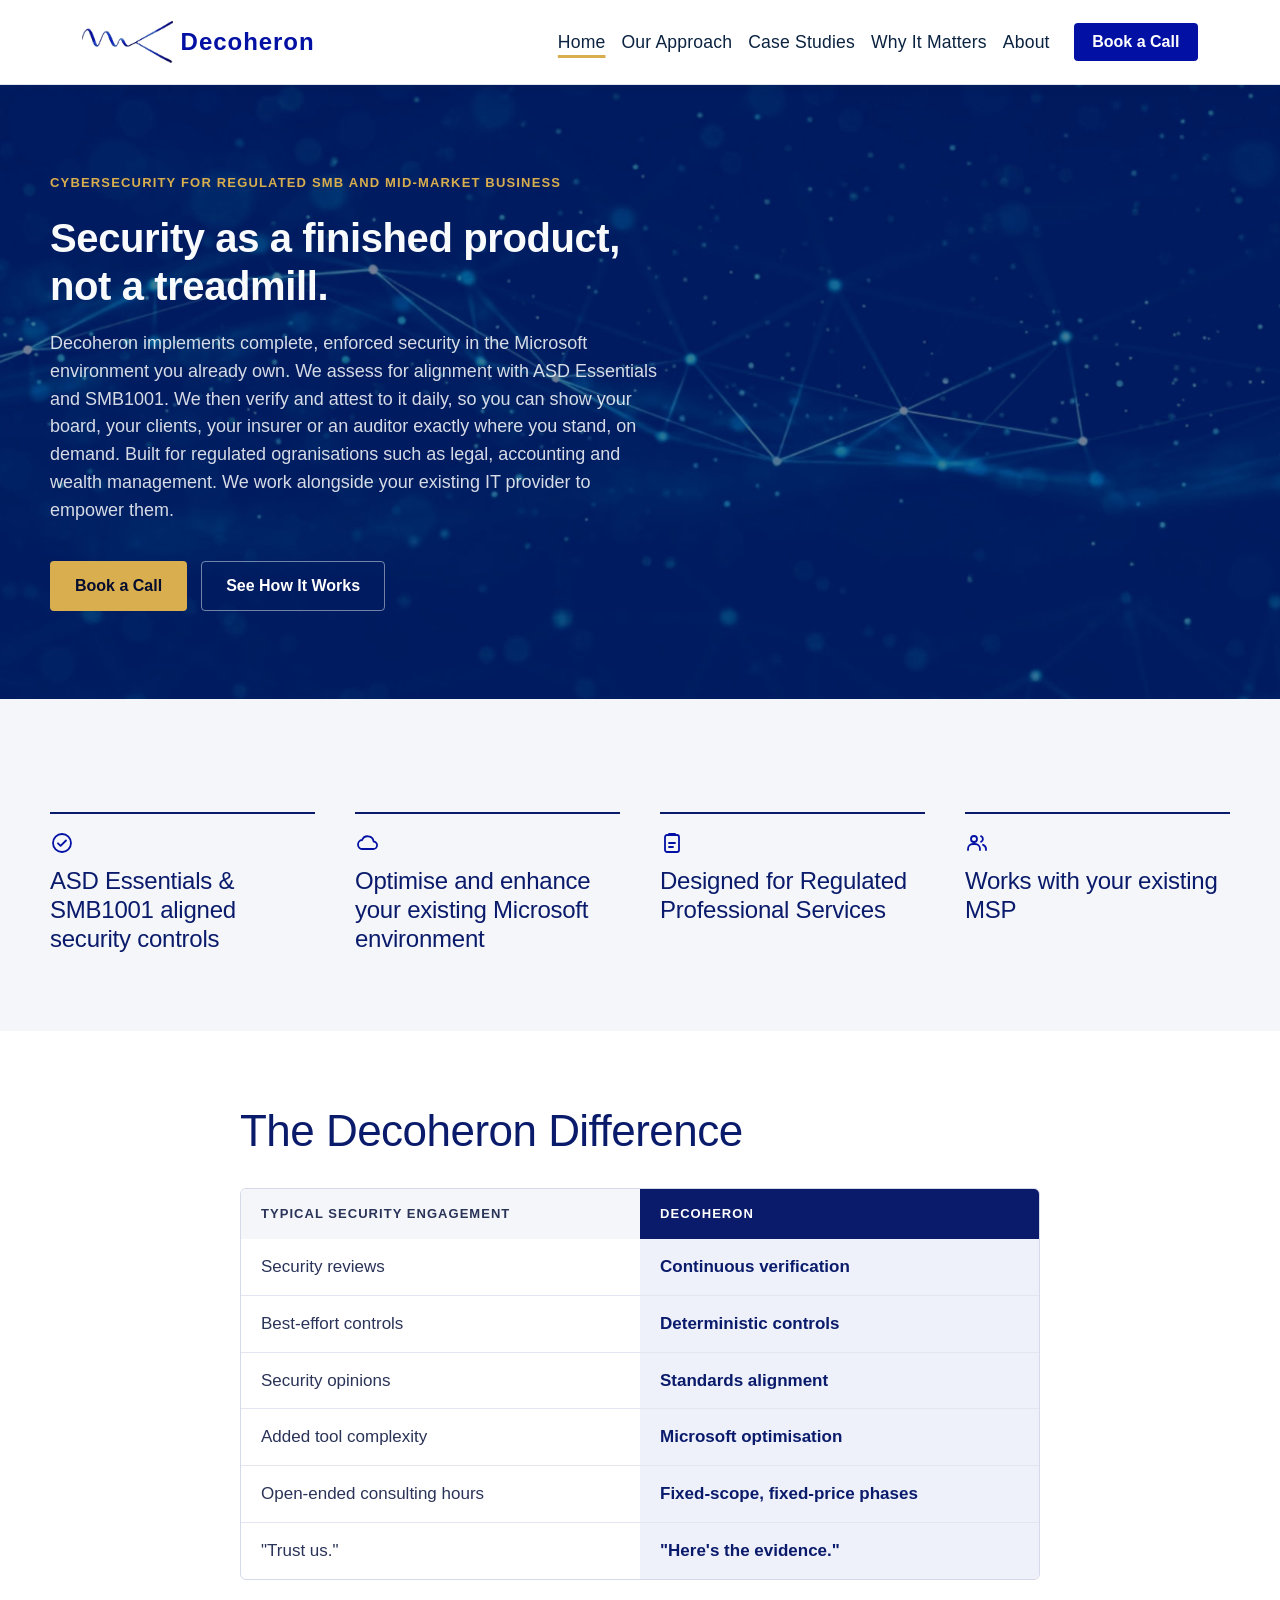
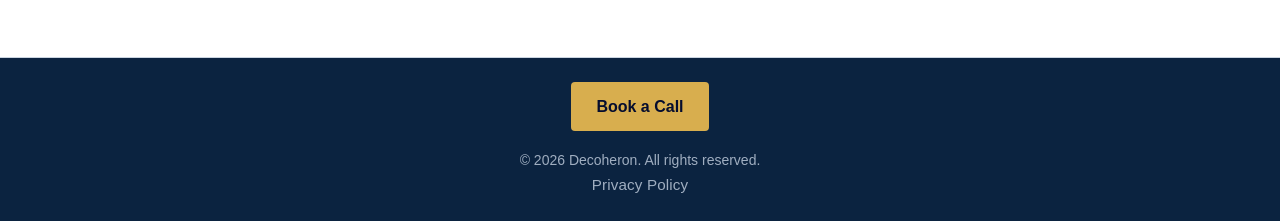
<file: index.html>
<!DOCTYPE html><html lang="en"><head><meta charset="UTF-8"><meta name="viewport" content="width=device-width, initial-scale=1.0"><title>Decoheron - Outcome Focused Cyber Security</title><meta charset="utf-8"><meta name="viewport" content="width=device-width, initial-scale=1, shrink-to-fit=no"><meta name="description" content="Liability-focused, deterministic cyber security provider in Melbourne."><meta name="author" content="info@decoheron.com"><title>Decoheron - Outcome Focused Cyber Security</title><link rel="icon" type="image/png" href="/favicon-96x96.png?v=20260821" sizes="96x96"><link rel="icon" type="image/svg+xml" href="/favicon.svg?v=20260821"><link rel="shortcut icon" href="/favicon.ico?v=20260821"><link rel="apple-touch-icon" sizes="180x180" href="/apple-touch-icon.png?v=20260821"><meta name="apple-mobile-web-app-title" content="Decoheron"><link rel="manifest" href="/site.webmanifest?v=20260821"><link rel="stylesheet" href="/assets/BaseLayout.BrkVrRqO.css"></head><body class="d-flex flex-column min-vh-100 bg-dark"><nav class="navbar navbar-expand-lg navbar-cream sticky-top py-3"><div class="container"><a class="navbar-brand d-flex align-items-center gap-2 fw-bold fs-4" href="/"><img src="/assets/d_logo.DapiBBcV_py7vU.webp" alt="Decoheron Logo" loading="eager" decoding="async" width="479" height="222" class="img-fluid dh-logo"><span>Decoheron</span></a><button class="navbar-toggler border-0" type="button" data-bs-toggle="collapse" data-bs-target="#navbarNav" aria-controls="navbarNav" aria-expanded="false" aria-label="Toggle navigation"><span class="navbar-toggler-icon"></span></button><div class="collapse navbar-collapse" id="navbarNav"><ul class="navbar-nav ms-auto align-items-lg-center"><li class="nav-item"><a class="nav-link active" aria-current="page" href="/">Home</a></li><!-- <li class="nav-item">
                    <a class:list={['nav-link', { active: pathname.startsWith('/liabilities') }]} aria-current={pathname.startsWith('/liabilities') ? 'page' : undefined} href="/industries">Industries</a>
                </li> --><li class="nav-item"><a class="nav-link" href="/solution">Our Approach</a></li><li class="nav-item"><a class="nav-link" href="/case-studies">Case Studies</a></li><li class="nav-item"><a class="nav-link" href="/liabilities">Why It Matters</a></li><li class="nav-item"><a class="nav-link" href="/about">About</a></li><!--                --><li class="nav-item navbar-cta"><a class="dh-btn dh-btn--nav" href="#briefing">Book a Call</a></li></ul></div></div></nav><main class="dh-grain"><section class="dh-hero dh-hero--compact dh-hero--home" aria-labelledby="dh-hero-title"><div class="dh-wrap dh-split dh-split--hero"><div><p class="dh-eyebrow">Cybersecurity for regulated SMB and Mid-Market business</p><!-- Specialising in legal, accounting, and wealth management firms.--><h1 class="ph-hero__title"><span>Security as a finished product,</span><br><span>not a treadmill.</span></h1><p class="dh-hero__lede">Decoheron implements complete, enforced security in the Microsoft environment you already own. We assess for alignment with ASD Essentials and SMB1001. We then verify and attest to it daily, so you can show your board, your clients, your insurer or an auditor exactly where you stand, on demand. Built for regulated ogranisations such as legal, accounting and wealth management. We work alongside your existing IT provider to empower them.</p><div class="dh-actions"><a class="dh-btn dh-btn--primary" href="#briefing">Book a Call</a><a class="dh-btn dh-btn--secondary" href="/solution">See How It Works</a></div></div></div></section><section class="dh-section dh-section--paper" aria-labelledby="dh-diff-title"><div class="dh-wrap"><ul class="dh-grid dh-grid--4 dh-grid--spaced"><li class="dh-point"><span class="dh-point__icon"><svg viewBox="0 0 24 24" class="dh-ico" aria-hidden="true"><path d="M3 12a9 9 0 1 0 18 0 9 9 0 1 0 -18 0z"/><path d="M8 12.3l2.6 2.6L16 9.5"/></svg></span><h3 class="dh-h3">ASD Essentials &amp; SMB1001 aligned security controls</h3></li><li class="dh-point"><span class="dh-point__icon"><svg viewBox="0 0 24 24" class="dh-ico" aria-hidden="true"><path d="M7.5 18a4.5 4.5 0 0 1-.4-8.98A6 6 0 0 1 18.6 10.5 3.75 3.75 0 0 1 18 18z"/></svg></span><h3 class="dh-h3">Optimise and enhance your existing Microsoft environment</h3></li><li class="dh-point"><span class="dh-point__icon"><svg viewBox="0 0 24 24" class="dh-ico" aria-hidden="true"><path d="M7 4h10a2 2 0 0 1 2 2v13a2 2 0 0 1 -2 2h-10a2 2 0 0 1 -2 -2v-13a2 2 0 0 1 2 -2z"/><path d="M9 4V3h6v1"/><path d="M9 12h6M9 16h4"/></svg></span><h3 class="dh-h3">Designed for Regulated Professional Services</h3></li><li class="dh-point"><span class="dh-point__icon"><svg viewBox="0 0 24 24" class="dh-ico" aria-hidden="true"><path d="M6 8a3 3 0 1 0 6 0 3 3 0 1 0 -6 0z"/><path d="M3 19v-1a5 5 0 0 1 5-5h2a5 5 0 0 1 5 5v1"/><path d="M16 5.2a3 3 0 0 1 0 5.6"/><path d="M21 19v-1a4.5 4.5 0 0 0-3-4.2"/></svg></span><h3 class="dh-h3">Works with your existing MSP</h3></li></ul></div></section><section class="dh-section dh-section--white" aria-labelledby="dh-compare-title"><div class="dh-wrap dh-narrow"><h2 class="dh-h2" id="dh-compare-title">The Decoheron Difference</h2><div class="dh-table-wrap"><table class="dh-table"><thead><tr><th scope="col">Typical security engagement</th><th scope="col">Decoheron</th></tr></thead><tbody><tr><td>Security reviews</td><th scope="row">Continuous verification</th></tr><tr><td>Best-effort controls</td><th scope="row">Deterministic controls</th></tr><tr><td>Security opinions</td><th scope="row">Standards alignment</th></tr><tr><td>Added tool complexity</td><th scope="row">Microsoft optimisation</th></tr><tr><td>Open-ended consulting hours</td><th scope="row">Fixed-scope, fixed-price phases</th></tr><tr><td>&quot;Trust us.&quot;</td><th scope="row">&quot;Here&#39;s the evidence.&quot;</th></tr></tbody></table></div></div></section><section id="briefing" class="py-5 bg-dark text-white" style="display: none;"><div class="container py-4"><div class="row justify-content-center"><div class="col-lg-8 text-center"><h2 class="mb-3">Request a Discussion</h2><p class="text-subtle-light mb-4">Let's discuss how your current posture measures up against legal obligations, insurance mandates, and core controls.</p><div id="form-result" class="mb-4 d-none"></div><form id="briefing-form" class="row g-3 text-start"><input type="hidden" name="access_key" value="e4e88509-f505-4f2e-a630-6c46a250e380"><input type="hidden" name="subject" value="New Discussion Request"><input type="checkbox" name="botcheck" class="d-none" style="display: none;"><div class="col-md-6"><label for="name" class="form-label">Name</label><input type="text" name="name" class="form-control" id="name" autocomplete="name" placeholder="John Doe" required></div><div class="col-md-6"><label for="email" class="form-label">Email</label><input type="email" name="email" class="form-control" id="email" autocomplete="email" placeholder="john@company.com" required></div><div class="col-12"><label for="company" class="form-label">Company</label><input type="text" name="company" class="form-control" id="company" autocomplete="organisation" placeholder="Company Name"></div><div class="col-12"><label for="notes" class="form-label">Areas of Concern (Optional - Do not include confidential information)</label><textarea name="message" class="form-control" id="notes" rows="3" placeholder="e.g., Cyber insurance requirements"></textarea></div><div class="col-12 text-center mt-4"><button type="submit" id="submit-btn" class="btn btn-primary btn-lg px-5">Submit</button></div></form></div></div></div></section><script type="module">var e=document.getElementById(`briefing-form`),t=document.getElementById(`form-result`),n=document.getElementById(`submit-btn`);e&&e.addEventListener(`submit`,function(r){r.preventDefault(),n.disabled=!0,n.innerHTML=`Sending...`;let i=new FormData(e),a=Object.fromEntries(i),o=JSON.stringify(a);fetch(`https://api.web3forms.com/submit`,{method:`POST`,headers:{"Content-Type":`application/json`,Accept:`application/json`},body:o}).then(async n=>{let r=await n.json();n.status==200?(t.className=`alert alert-success`,t.innerHTML=`Thank you. Your discussion request has been received. We will be in touch shortly.`,e.reset(),e.classList.add(`d-none`)):(t.className=`alert alert-danger`,t.innerHTML=r.message||`Something went wrong. Please try again.`)}).catch(()=>{t.className=`alert alert-danger`,t.innerHTML=`Unable to submit form. Please check your network connection.`}).finally(()=>{t.classList.remove(`d-none`),n.disabled=!1,n.innerHTML=`Book a Discussion`})});</script><script type="module">var e=document.querySelectorAll(`a[href="#briefing"]`),t=document.getElementById(`briefing`);t&&e.forEach(e=>{e.addEventListener(`click`,()=>{t.style.display=`block`,t.scrollIntoView({behavior:`smooth`})})});</script></main><footer class="py-4 bg-dark text-white border-top bs-secondary"><div class="container text-center"><div class="dh-cta__inner"><a href="#briefing" class="dh-btn dh-btn--primary">Book a Call</a></div><small class="text-subtle-light">&copy; 2026 Decoheron. All rights reserved.<a class="nav-link active" aria-current="page" href="/privacy">Privacy Policy</a></small></div></footer><script type="module" src="/assets/BaseLayout.astro_astro_type_script_index_0_lang.DYXKPJEf.js"></script></body></html>
</file>
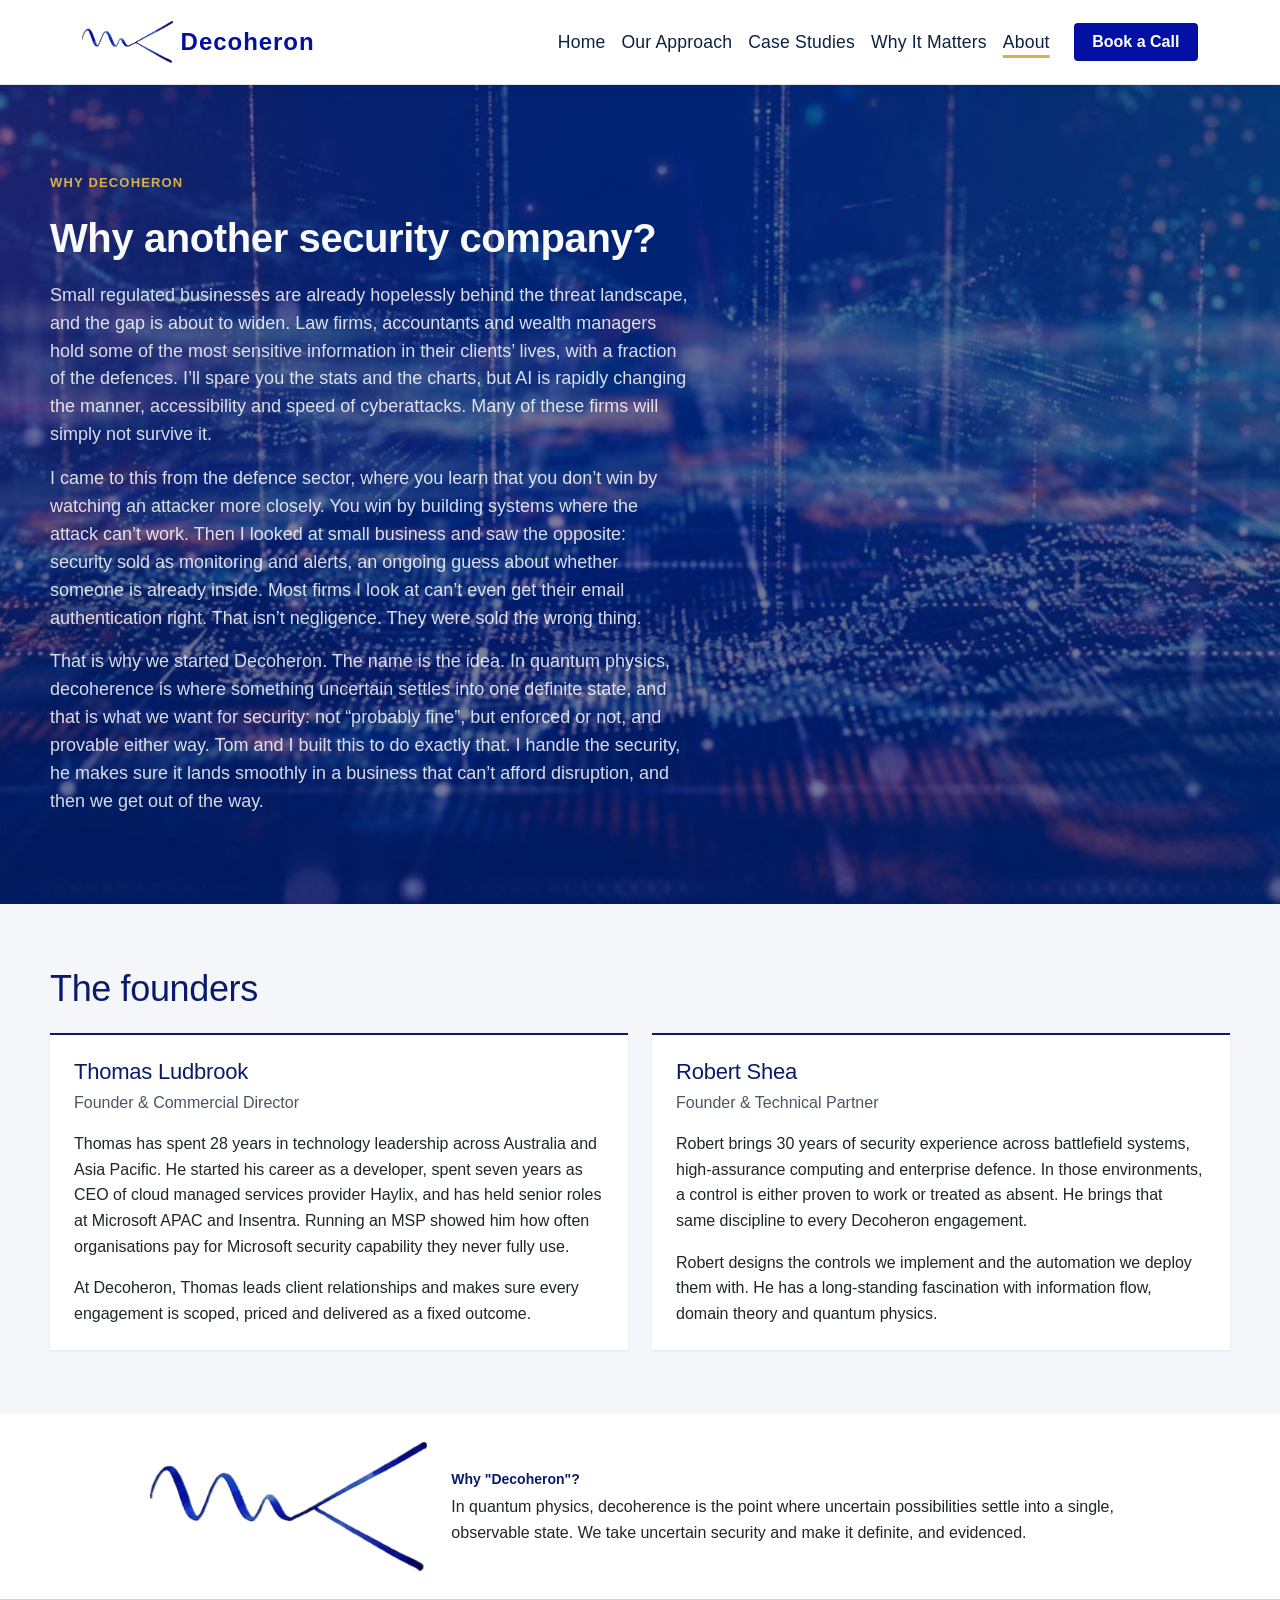
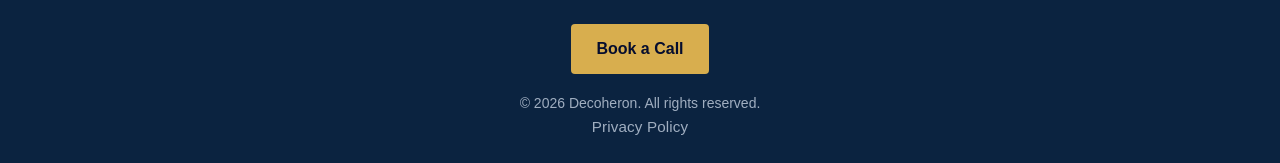
<file: about/index.html>
<!DOCTYPE html><html lang="en"><head><meta charset="UTF-8"><meta name="viewport" content="width=device-width, initial-scale=1.0"><title>About Decoheron | Security You Can Prove</title><meta charset="utf-8"><meta name="viewport" content="width=device-width, initial-scale=1, shrink-to-fit=no"><meta name="description" content="Decoheron is a Melbourne cyber security firm founded by Thomas Ludbrook and Robert Shea. We make the Microsoft security you already own work properly, and prove it."><meta name="author" content="info@decoheron.com"><title>About Decoheron | Security You Can Prove</title><link rel="icon" type="image/png" href="/favicon-96x96.png?v=20260821" sizes="96x96"><link rel="icon" type="image/svg+xml" href="/favicon.svg?v=20260821"><link rel="shortcut icon" href="/favicon.ico?v=20260821"><link rel="apple-touch-icon" sizes="180x180" href="/apple-touch-icon.png?v=20260821"><meta name="apple-mobile-web-app-title" content="Decoheron"><link rel="manifest" href="/site.webmanifest?v=20260821"><link rel="stylesheet" href="/assets/BaseLayout.BrkVrRqO.css"></head><body class="d-flex flex-column min-vh-100 bg-dark"><nav class="navbar navbar-expand-lg navbar-cream sticky-top py-3"><div class="container"><a class="navbar-brand d-flex align-items-center gap-2 fw-bold fs-4" href="/"><img src="/assets/d_logo.DapiBBcV_py7vU.webp" alt="Decoheron Logo" loading="eager" decoding="async" width="479" height="222" class="img-fluid dh-logo"><span>Decoheron</span></a><button class="navbar-toggler border-0" type="button" data-bs-toggle="collapse" data-bs-target="#navbarNav" aria-controls="navbarNav" aria-expanded="false" aria-label="Toggle navigation"><span class="navbar-toggler-icon"></span></button><div class="collapse navbar-collapse" id="navbarNav"><ul class="navbar-nav ms-auto align-items-lg-center"><li class="nav-item"><a class="nav-link" href="/">Home</a></li><!-- <li class="nav-item">
                    <a class:list={['nav-link', { active: pathname.startsWith('/liabilities') }]} aria-current={pathname.startsWith('/liabilities') ? 'page' : undefined} href="/industries">Industries</a>
                </li> --><li class="nav-item"><a class="nav-link" href="/solution">Our Approach</a></li><li class="nav-item"><a class="nav-link" href="/case-studies">Case Studies</a></li><li class="nav-item"><a class="nav-link" href="/liabilities">Why It Matters</a></li><li class="nav-item"><a class="nav-link active" aria-current="page" href="/about">About</a></li><!--                --><li class="nav-item navbar-cta"><a class="dh-btn dh-btn--nav" href="#briefing">Book a Call</a></li></ul></div></div></nav><main class="dh-grain"><div class="dh-page"><!-- 1. Hero and Why We Exist --><section class="dh-hero dh-hero--compact dh-hero--about"><div class="dh-wrap"><p class="dh-eyebrow">Why Decoheron</p><h1 class="ph-hero__title"><span>Why another security company?</span><br></h1><div class="dh-hero__lede"><p>Small regulated businesses are already hopelessly behind the threat landscape, and the gap is about to widen. Law firms, accountants and wealth managers hold some of the most sensitive information in their clients’ lives, with a fraction of the defences. I’ll spare you the stats and the charts, but AI is rapidly changing the manner, accessibility and speed of cyberattacks. Many of these firms will simply not survive it.</p><p>I came to this from the defence sector, where you learn that you don’t win by watching an attacker more closely. You win by building systems where the attack can’t work. Then I looked at small business and saw the opposite: security sold as monitoring and alerts, an ongoing guess about whether someone is already inside. Most firms I look at can’t even get their email authentication right. That isn’t negligence. They were sold the wrong thing.</p><p>That is why we started Decoheron. The name is the idea. In quantum physics, decoherence is where something uncertain settles into one definite state, and that is what we want for security: not “probably fine”, but enforced or not, and provable either way. Tom and I built this to do exactly that. I handle the security, he makes sure it lands smoothly in a business that can’t afford disruption, and then we get out of the way.</p></div></div></section><!-- 2. The Founders --><section class="dh-section dh-section--compact dh-section--paper"><div class="dh-wrap"><div class="mb-5"><div class="mb-4"><h2 class="h3 fw-bold text-primary">The founders</h2></div><div class="row g-4"><div class="col-md-6"><div class="card h-100 p-4"><div class="mb-3"><h3 class="h4 fw-bold mb-1 text-primary">Thomas Ludbrook</h3><p class="text-secondary mb-0 fw-medium">Founder &amp; Commercial Director</p></div><!-- PREPARER NOTE: confirm you're comfortable naming Haylix, Microsoft and Insentra publicly. --><p class="mb-3 text-body">Thomas has spent 28 years in technology leadership across Australia and Asia Pacific. He started his career as a developer, spent seven years as CEO of cloud managed services provider Haylix, and has held senior roles at Microsoft APAC and Insentra. Running an MSP showed him how often organisations pay for Microsoft security capability they never fully use.</p><p class="mb-0 text-body">At Decoheron, Thomas leads client relationships and makes sure every engagement is scoped, priced and delivered as a fixed outcome.</p></div></div><div class="col-md-6"><div class="card h-100 p-4"><div class="mb-3"><h3 class="h4 fw-bold mb-1 text-primary">Robert Shea</h3><p class="text-secondary mb-0 fw-medium">Founder &amp; Technical Partner</p></div><!-- PREPARER NOTE: Rob's bio keeps to the level of detail already public on the site. Confirm with Rob before adding anything more specific about his background. --><p class="mb-3 text-body">Robert brings 30 years of security experience across battlefield systems, high-assurance computing and enterprise defence. In those environments, a control is either proven to work or treated as absent. He brings that same discipline to every Decoheron engagement.</p><p class="mb-0 text-body">Robert designs the controls we implement and the automation we deploy them with. He has a long-standing fascination with information flow, domain theory and quantum physics.</p></div></div></div></div></div></section><section class="dh-section dh-section--compact dh-section--white dh-section--tight"><div class="dh-wrap"><div class="row justify-content-center align-items-center g-4"><div class="col-md-4 col-lg-3"><img src="/assets/meaning.BEKqQ0lL_Z25nBzT.webp" alt="Decoheron Name and Brand Mark" style="max-height: 140px; object-fit: contain;" loading="eager" decoding="async" width="700" height="324" class="img-fluid mx-auto d-block"></div><div class="col-md-8 col-lg-7"><p class="fw-bold text-primary small mb-1">Why "Decoheron"?</p><p class="text-body mb-0">In quantum physics, decoherence is the point where uncertain possibilities settle into a single, observable state. We take uncertain security and make it definite, and evidenced.</p></div></div></div></section></div><section id="briefing" class="py-5 bg-dark text-white" style="display: none;"><div class="container py-4"><div class="row justify-content-center"><div class="col-lg-8 text-center"><h2 class="mb-3">Request a Discussion</h2><p class="text-subtle-light mb-4">Let's discuss how your current posture measures up against legal obligations, insurance mandates, and core controls.</p><div id="form-result" class="mb-4 d-none"></div><form id="briefing-form" class="row g-3 text-start"><input type="hidden" name="access_key" value="e4e88509-f505-4f2e-a630-6c46a250e380"><input type="hidden" name="subject" value="New Discussion Request"><input type="checkbox" name="botcheck" class="d-none" style="display: none;"><div class="col-md-6"><label for="name" class="form-label">Name</label><input type="text" name="name" class="form-control" id="name" autocomplete="name" placeholder="John Doe" required></div><div class="col-md-6"><label for="email" class="form-label">Email</label><input type="email" name="email" class="form-control" id="email" autocomplete="email" placeholder="john@company.com" required></div><div class="col-12"><label for="company" class="form-label">Company</label><input type="text" name="company" class="form-control" id="company" autocomplete="organisation" placeholder="Company Name"></div><div class="col-12"><label for="notes" class="form-label">Areas of Concern (Optional - Do not include confidential information)</label><textarea name="message" class="form-control" id="notes" rows="3" placeholder="e.g., Cyber insurance requirements"></textarea></div><div class="col-12 text-center mt-4"><button type="submit" id="submit-btn" class="btn btn-primary btn-lg px-5">Submit</button></div></form></div></div></div></section><script type="module">var e=document.getElementById(`briefing-form`),t=document.getElementById(`form-result`),n=document.getElementById(`submit-btn`);e&&e.addEventListener(`submit`,function(r){r.preventDefault(),n.disabled=!0,n.innerHTML=`Sending...`;let i=new FormData(e),a=Object.fromEntries(i),o=JSON.stringify(a);fetch(`https://api.web3forms.com/submit`,{method:`POST`,headers:{"Content-Type":`application/json`,Accept:`application/json`},body:o}).then(async n=>{let r=await n.json();n.status==200?(t.className=`alert alert-success`,t.innerHTML=`Thank you. Your discussion request has been received. We will be in touch shortly.`,e.reset(),e.classList.add(`d-none`)):(t.className=`alert alert-danger`,t.innerHTML=r.message||`Something went wrong. Please try again.`)}).catch(()=>{t.className=`alert alert-danger`,t.innerHTML=`Unable to submit form. Please check your network connection.`}).finally(()=>{t.classList.remove(`d-none`),n.disabled=!1,n.innerHTML=`Book a Discussion`})});</script><script type="module">var e=document.querySelectorAll(`a[href="#briefing"]`),t=document.getElementById(`briefing`);t&&e.forEach(e=>{e.addEventListener(`click`,()=>{t.style.display=`block`,t.scrollIntoView({behavior:`smooth`})})});</script></main><footer class="py-4 bg-dark text-white border-top bs-secondary"><div class="container text-center"><div class="dh-cta__inner"><a href="#briefing" class="dh-btn dh-btn--primary">Book a Call</a></div><small class="text-subtle-light">&copy; 2026 Decoheron. All rights reserved.<a class="nav-link" href="/privacy">Privacy Policy</a></small></div></footer><script type="module" src="/assets/BaseLayout.astro_astro_type_script_index_0_lang.DYXKPJEf.js"></script></body></html>
</file>
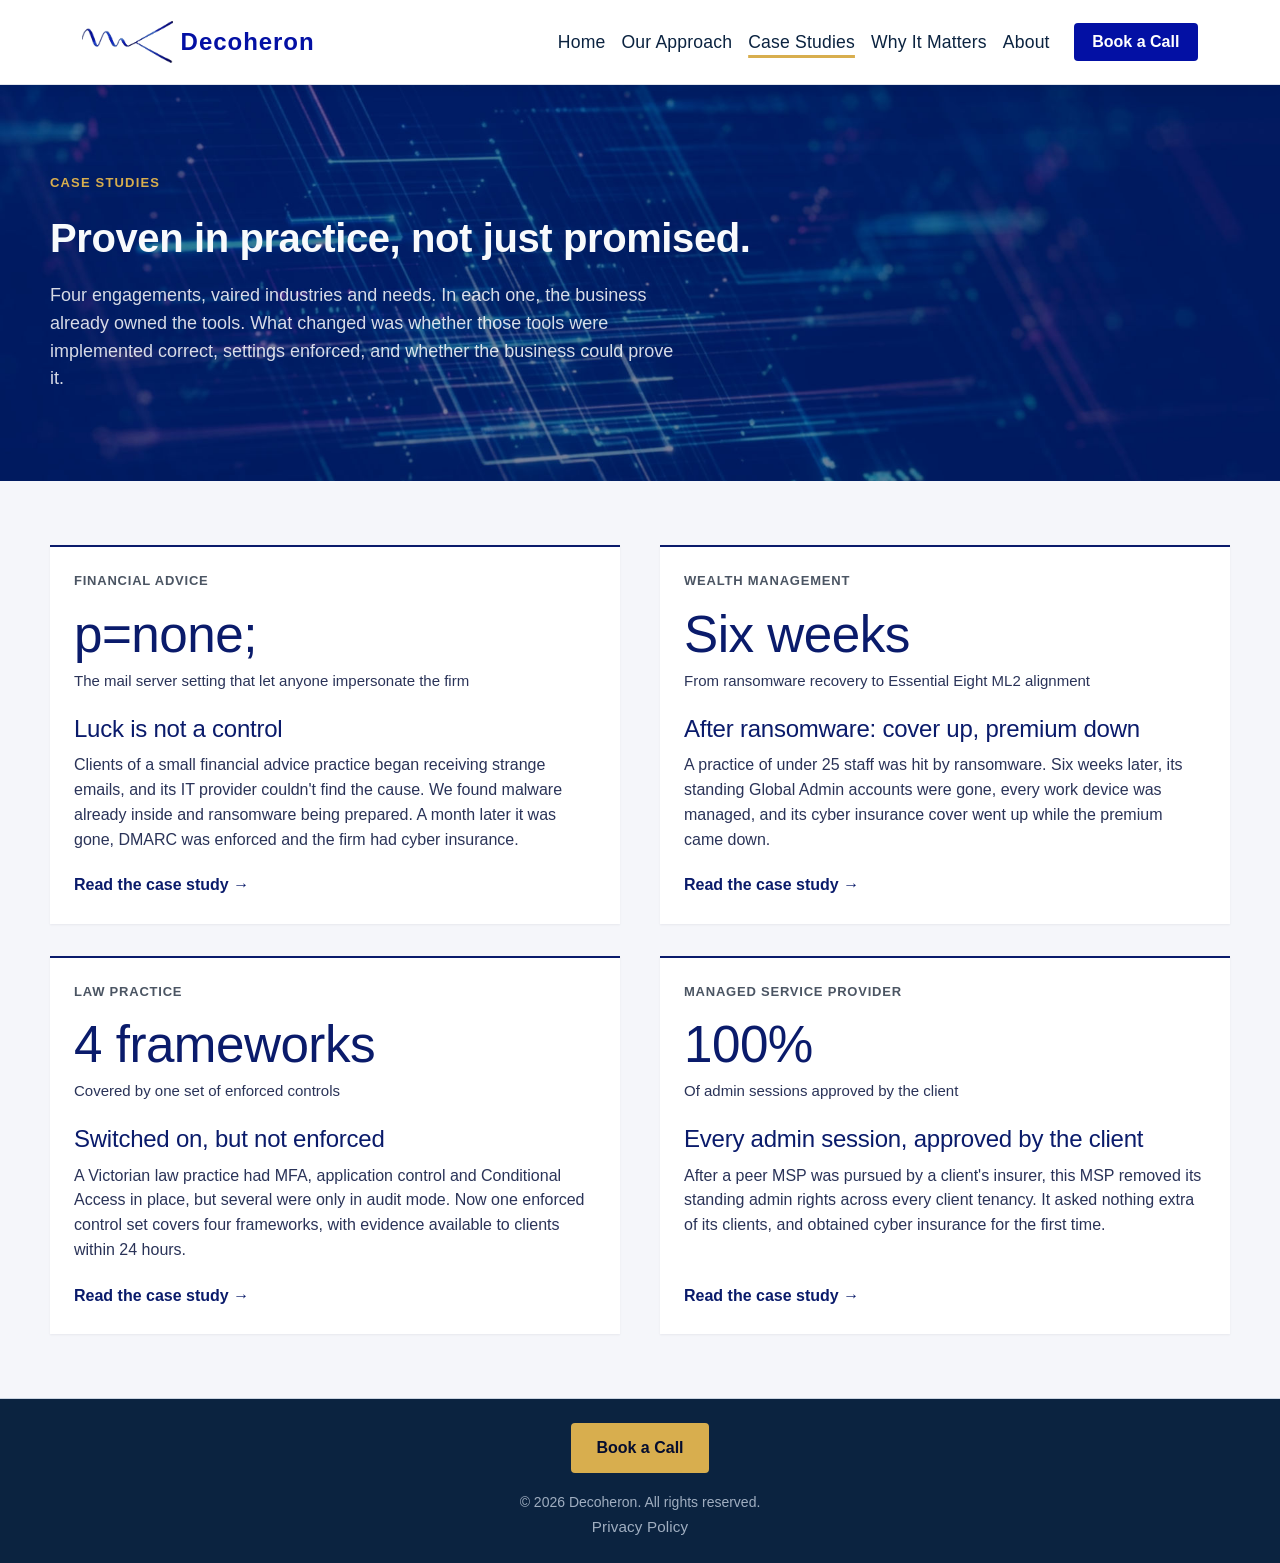
<file: case-studies/index.html>
<!DOCTYPE html><html lang="en"><head><meta charset="UTF-8"><meta name="viewport" content="width=device-width, initial-scale=1.0"><title>Case Studies | Decoheron</title><meta charset="utf-8"><meta name="viewport" content="width=device-width, initial-scale=1, shrink-to-fit=no"><meta name="description" content="How professional services firms went from security that was switched on to security they can prove, using the Microsoft tools they already owned."><meta name="author" content="info@decoheron.com"><title>Case Studies | Decoheron</title><link rel="icon" type="image/png" href="/favicon-96x96.png?v=20260821" sizes="96x96"><link rel="icon" type="image/svg+xml" href="/favicon.svg?v=20260821"><link rel="shortcut icon" href="/favicon.ico?v=20260821"><link rel="apple-touch-icon" sizes="180x180" href="/apple-touch-icon.png?v=20260821"><meta name="apple-mobile-web-app-title" content="Decoheron"><link rel="manifest" href="/site.webmanifest?v=20260821"><link rel="stylesheet" href="/assets/BaseLayout.BrkVrRqO.css"></head><body class="d-flex flex-column min-vh-100 bg-dark"><nav class="navbar navbar-expand-lg navbar-cream sticky-top py-3"><div class="container"><a class="navbar-brand d-flex align-items-center gap-2 fw-bold fs-4" href="/"><img src="/assets/d_logo.DapiBBcV_py7vU.webp" alt="Decoheron Logo" loading="eager" decoding="async" width="479" height="222" class="img-fluid dh-logo"><span>Decoheron</span></a><button class="navbar-toggler border-0" type="button" data-bs-toggle="collapse" data-bs-target="#navbarNav" aria-controls="navbarNav" aria-expanded="false" aria-label="Toggle navigation"><span class="navbar-toggler-icon"></span></button><div class="collapse navbar-collapse" id="navbarNav"><ul class="navbar-nav ms-auto align-items-lg-center"><li class="nav-item"><a class="nav-link" href="/">Home</a></li><!-- <li class="nav-item">
                    <a class:list={['nav-link', { active: pathname.startsWith('/liabilities') }]} aria-current={pathname.startsWith('/liabilities') ? 'page' : undefined} href="/industries">Industries</a>
                </li> --><li class="nav-item"><a class="nav-link" href="/solution">Our Approach</a></li><li class="nav-item"><a class="nav-link active" aria-current="page" href="/case-studies">Case Studies</a></li><li class="nav-item"><a class="nav-link" href="/liabilities">Why It Matters</a></li><li class="nav-item"><a class="nav-link" href="/about">About</a></li><!--                --><li class="nav-item navbar-cta"><a class="dh-btn dh-btn--nav" href="#briefing">Book a Call</a></li></ul></div></div></nav><main class="dh-grain"><section class="dh-hero dh-hero--compact dh-hero--casestudies"><div class="dh-wrap"><p class="dh-eyebrow">Case Studies</p><h1 class="ph-hero__title" id="dh-hero-title">Proven in practice, not just promised.</h1><p class="dh-hero__lede">Four engagements, vaired industries and needs. In each one, the business already owned the tools. What changed was whether those tools were implemented correct, settings enforced, and whether the business could prove it.</p></div></section><section class="dh-section dh-section--compact dh-section--paper" aria-label="Case studies"><div class="dh-wrap dh-grid dh-grid--2"><a class="dh-cardlink" href="/case-studies/financial-advice-luck-is-not-a-control"><p class="dh-cardlink__sector">Financial advice</p><p class="dh-figure">p=none;</p><p class="dh-cardlink__caption">The mail server setting that let anyone impersonate the firm</p><h2 class="dh-h3">Luck is not a control</h2><p class="dh-cardlink__teaser">Clients of a small financial advice practice began receiving strange emails, and its IT provider couldn&#39;t find the cause. We found malware already inside and ransomware being prepared. A month later it was gone, DMARC was enforced and the firm had cyber insurance.</p><span class="dh-cardlink__more">Read the case study <span aria-hidden="true">&rarr;</span></span></a><a class="dh-cardlink" href="/case-studies/wealth-management-essential-eight"><p class="dh-cardlink__sector">Wealth management</p><p class="dh-figure">Six weeks</p><p class="dh-cardlink__caption">From ransomware recovery to Essential Eight ML2 alignment</p><h2 class="dh-h3">After ransomware: cover up, premium down</h2><p class="dh-cardlink__teaser">A practice of under 25 staff was hit by ransomware. Six weeks later, its standing Global Admin accounts were gone, every work device was managed, and its cyber insurance cover went up while the premium came down.</p><span class="dh-cardlink__more">Read the case study <span aria-hidden="true">&rarr;</span></span></a><a class="dh-cardlink" href="/case-studies/law-practice-ready-for-what-comes-next"><p class="dh-cardlink__sector">Law practice</p><p class="dh-figure">4 frameworks</p><p class="dh-cardlink__caption">Covered by one set of enforced controls</p><h2 class="dh-h3">Switched on, but not enforced</h2><p class="dh-cardlink__teaser">A Victorian law practice had MFA, application control and Conditional Access in place, but several were only in audit mode. Now one enforced control set covers four frameworks, with evidence available to clients within 24 hours.</p><span class="dh-cardlink__more">Read the case study <span aria-hidden="true">&rarr;</span></span></a><a class="dh-cardlink" href="/case-studies/msp-zero-trust-client-administration"><p class="dh-cardlink__sector">Managed service provider</p><p class="dh-figure">100%</p><p class="dh-cardlink__caption">Of admin sessions approved by the client</p><h2 class="dh-h3">Every admin session, approved by the client</h2><p class="dh-cardlink__teaser">After a peer MSP was pursued by a client&#39;s insurer, this MSP removed its standing admin rights across every client tenancy. It asked nothing extra of its clients, and obtained cyber insurance for the first time.</p><span class="dh-cardlink__more">Read the case study <span aria-hidden="true">&rarr;</span></span></a></div></section><section id="briefing" class="py-5 bg-dark text-white" style="display: none;"><div class="container py-4"><div class="row justify-content-center"><div class="col-lg-8 text-center"><h2 class="mb-3">Request a Discussion</h2><p class="text-subtle-light mb-4">Let's discuss how your current posture measures up against legal obligations, insurance mandates, and core controls.</p><div id="form-result" class="mb-4 d-none"></div><form id="briefing-form" class="row g-3 text-start"><input type="hidden" name="access_key" value="e4e88509-f505-4f2e-a630-6c46a250e380"><input type="hidden" name="subject" value="New Discussion Request"><input type="checkbox" name="botcheck" class="d-none" style="display: none;"><div class="col-md-6"><label for="name" class="form-label">Name</label><input type="text" name="name" class="form-control" id="name" autocomplete="name" placeholder="John Doe" required></div><div class="col-md-6"><label for="email" class="form-label">Email</label><input type="email" name="email" class="form-control" id="email" autocomplete="email" placeholder="john@company.com" required></div><div class="col-12"><label for="company" class="form-label">Company</label><input type="text" name="company" class="form-control" id="company" autocomplete="organisation" placeholder="Company Name"></div><div class="col-12"><label for="notes" class="form-label">Areas of Concern (Optional - Do not include confidential information)</label><textarea name="message" class="form-control" id="notes" rows="3" placeholder="e.g., Cyber insurance requirements"></textarea></div><div class="col-12 text-center mt-4"><button type="submit" id="submit-btn" class="btn btn-primary btn-lg px-5">Submit</button></div></form></div></div></div></section><script type="module">var e=document.getElementById(`briefing-form`),t=document.getElementById(`form-result`),n=document.getElementById(`submit-btn`);e&&e.addEventListener(`submit`,function(r){r.preventDefault(),n.disabled=!0,n.innerHTML=`Sending...`;let i=new FormData(e),a=Object.fromEntries(i),o=JSON.stringify(a);fetch(`https://api.web3forms.com/submit`,{method:`POST`,headers:{"Content-Type":`application/json`,Accept:`application/json`},body:o}).then(async n=>{let r=await n.json();n.status==200?(t.className=`alert alert-success`,t.innerHTML=`Thank you. Your discussion request has been received. We will be in touch shortly.`,e.reset(),e.classList.add(`d-none`)):(t.className=`alert alert-danger`,t.innerHTML=r.message||`Something went wrong. Please try again.`)}).catch(()=>{t.className=`alert alert-danger`,t.innerHTML=`Unable to submit form. Please check your network connection.`}).finally(()=>{t.classList.remove(`d-none`),n.disabled=!1,n.innerHTML=`Book a Discussion`})});</script><script type="module">var e=document.querySelectorAll(`a[href="#briefing"]`),t=document.getElementById(`briefing`);t&&e.forEach(e=>{e.addEventListener(`click`,()=>{t.style.display=`block`,t.scrollIntoView({behavior:`smooth`})})});</script></main><footer class="py-4 bg-dark text-white border-top bs-secondary"><div class="container text-center"><div class="dh-cta__inner"><a href="#briefing" class="dh-btn dh-btn--primary">Book a Call</a></div><small class="text-subtle-light">&copy; 2026 Decoheron. All rights reserved.<a class="nav-link" href="/privacy">Privacy Policy</a></small></div></footer><script type="module" src="/assets/BaseLayout.astro_astro_type_script_index_0_lang.DYXKPJEf.js"></script></body></html>
</file>
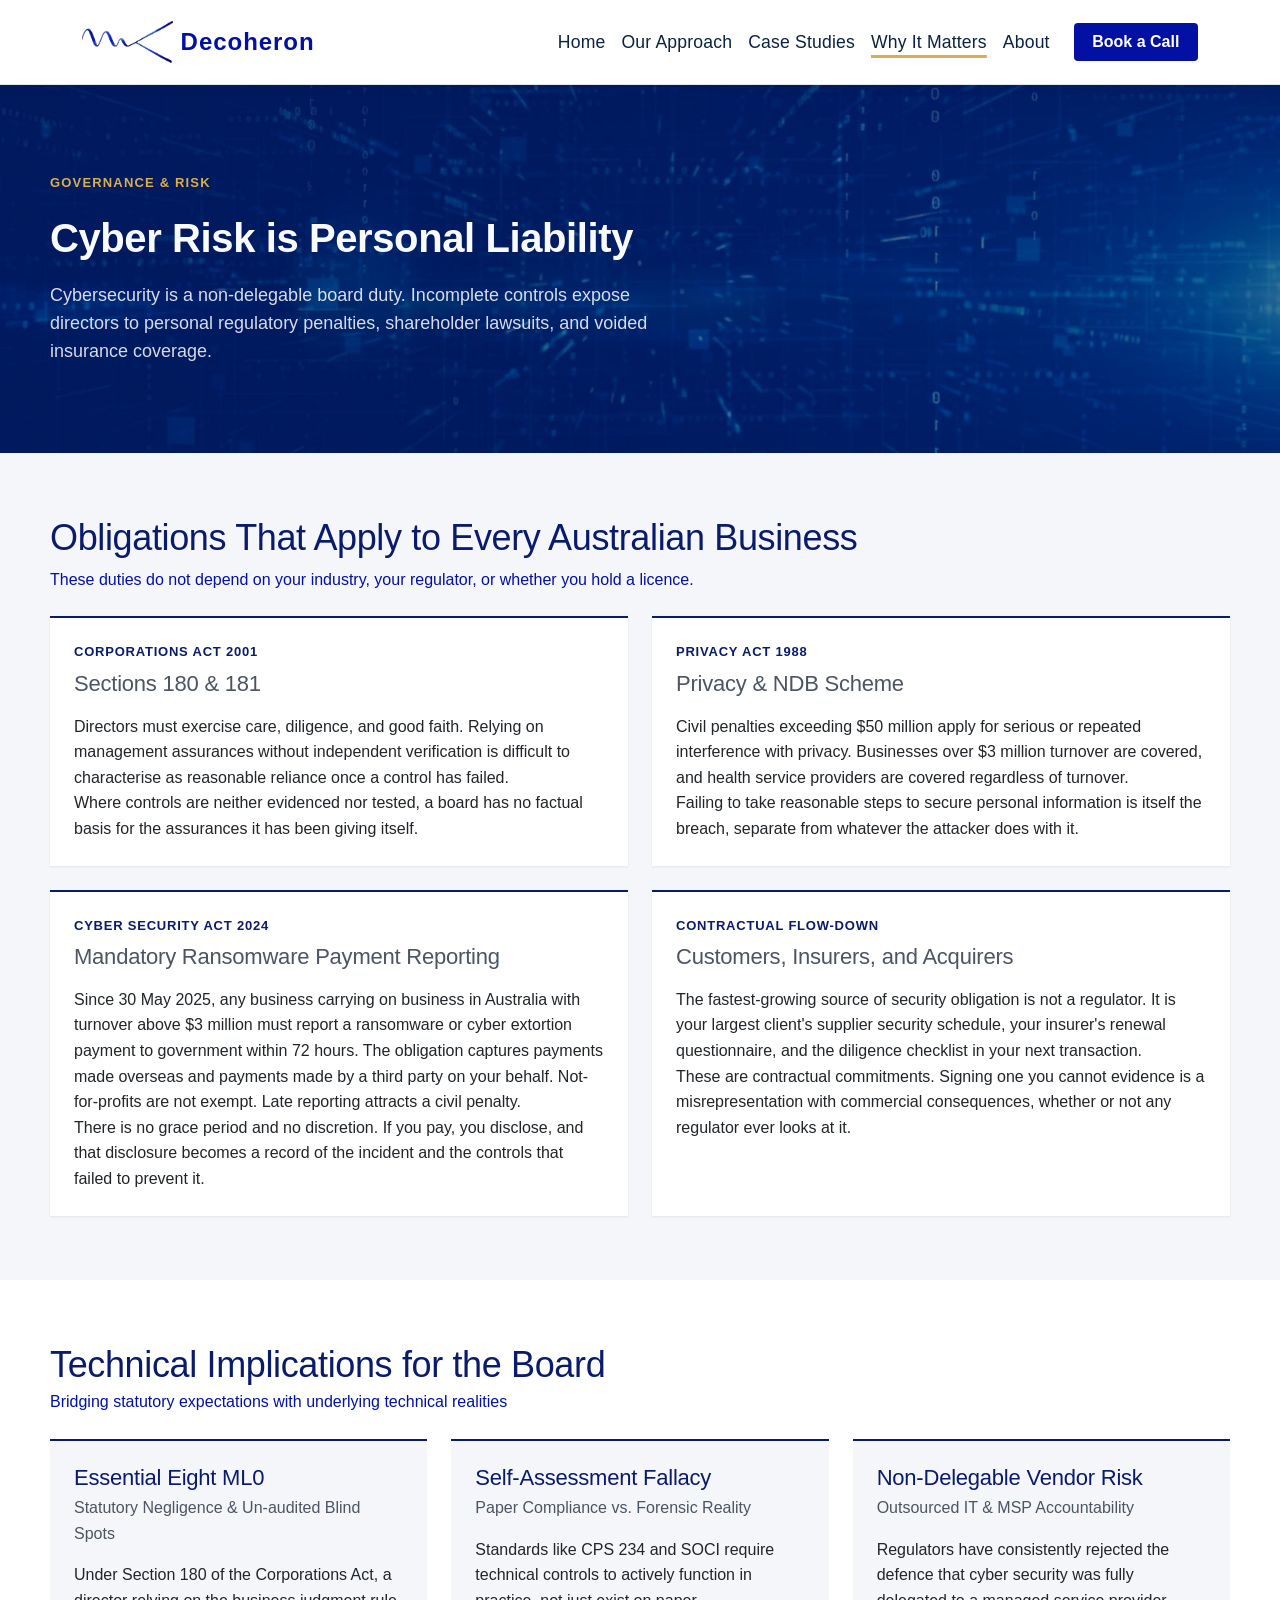
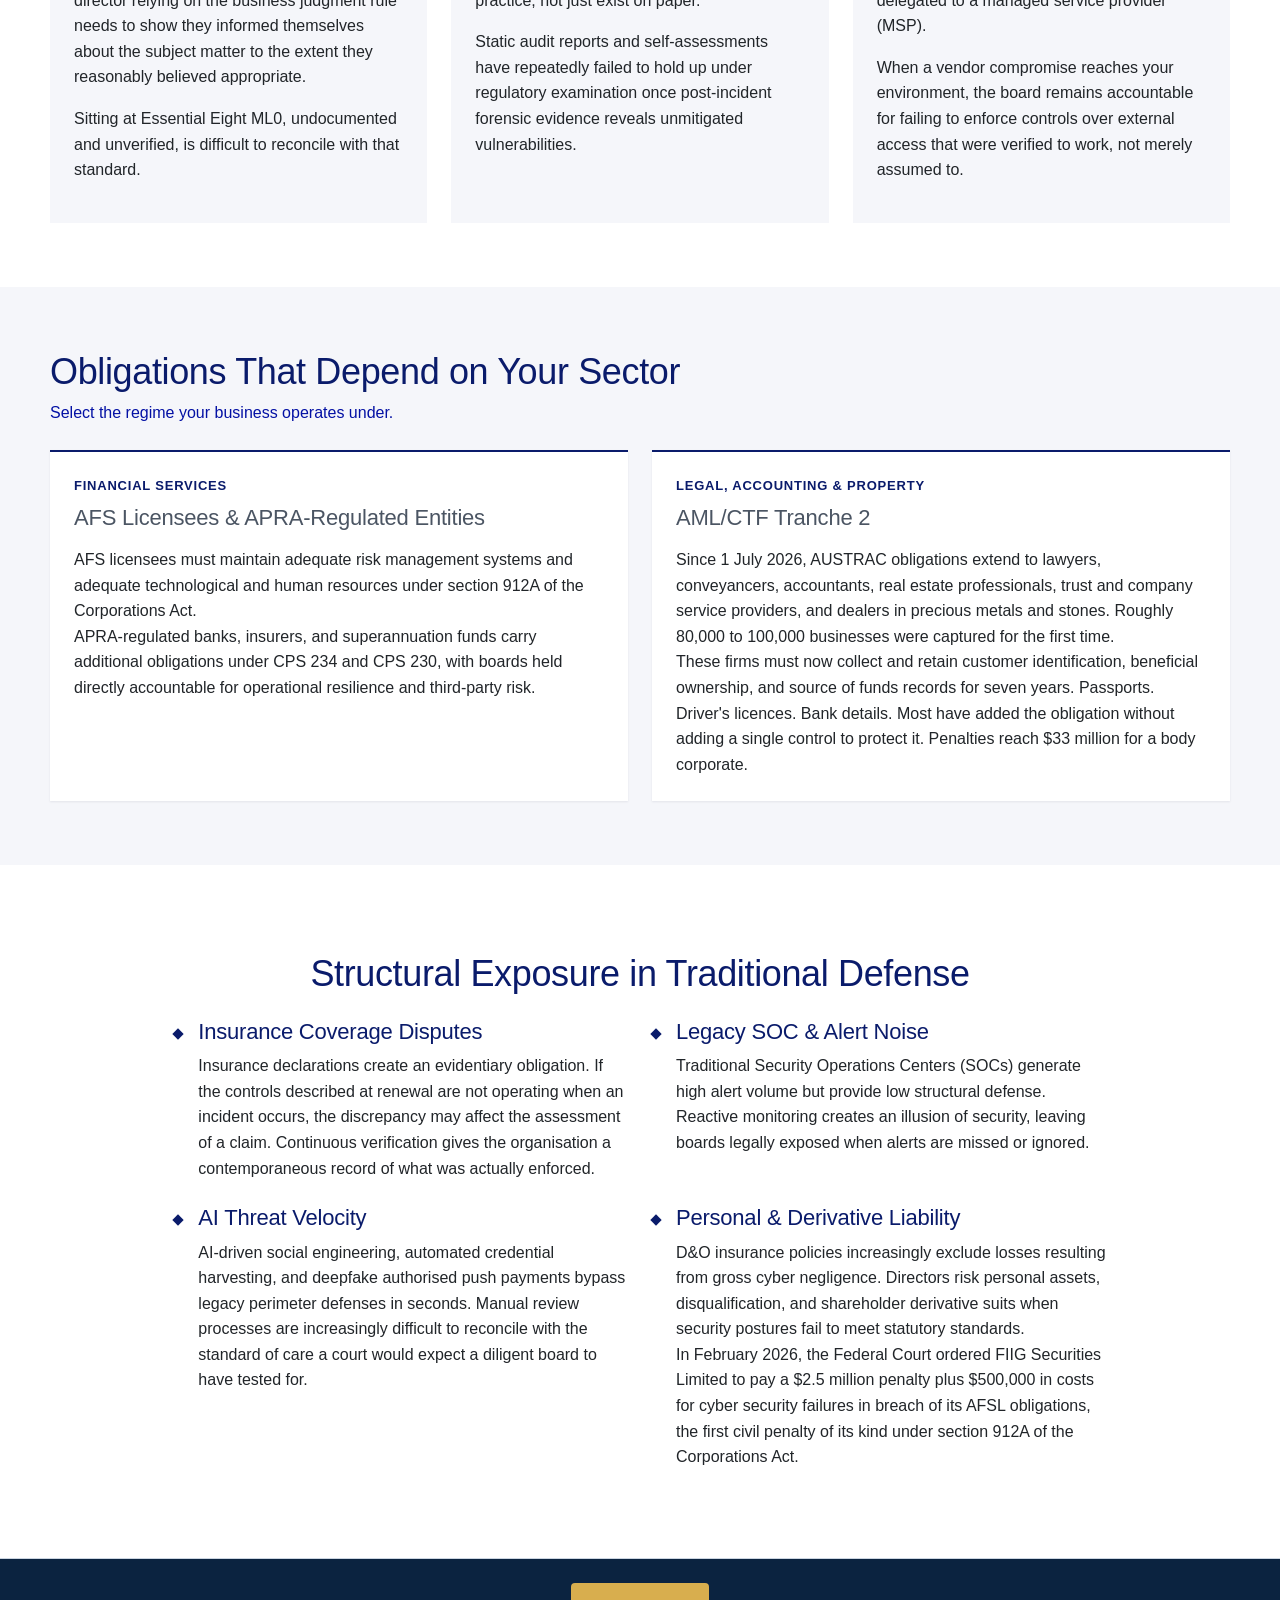
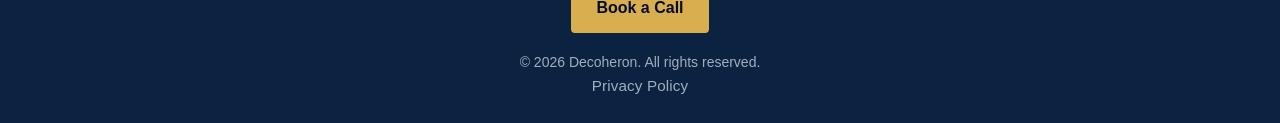
<file: liabilities/index.html>
<!DOCTYPE html><html lang="en"><head><meta charset="UTF-8"><meta name="viewport" content="width=device-width, initial-scale=1.0"><title>Director Liability &amp; Governance Risk - Decoheron</title><meta charset="utf-8"><meta name="viewport" content="width=device-width, initial-scale=1, shrink-to-fit=no"><meta name="description" content="Liability-focused, deterministic cyber security provider in Melbourne."><meta name="author" content="info@decoheron.com"><title>Director Liability &amp; Governance Risk - Decoheron</title><link rel="icon" type="image/png" href="/favicon-96x96.png?v=20260821" sizes="96x96"><link rel="icon" type="image/svg+xml" href="/favicon.svg?v=20260821"><link rel="shortcut icon" href="/favicon.ico?v=20260821"><link rel="apple-touch-icon" sizes="180x180" href="/apple-touch-icon.png?v=20260821"><meta name="apple-mobile-web-app-title" content="Decoheron"><link rel="manifest" href="/site.webmanifest?v=20260821"><link rel="stylesheet" href="/assets/BaseLayout.BrkVrRqO.css"></head><body class="d-flex flex-column min-vh-100 bg-dark"><nav class="navbar navbar-expand-lg navbar-cream sticky-top py-3"><div class="container"><a class="navbar-brand d-flex align-items-center gap-2 fw-bold fs-4" href="/"><img src="/assets/d_logo.DapiBBcV_py7vU.webp" alt="Decoheron Logo" loading="eager" decoding="async" width="479" height="222" class="img-fluid dh-logo"><span>Decoheron</span></a><button class="navbar-toggler border-0" type="button" data-bs-toggle="collapse" data-bs-target="#navbarNav" aria-controls="navbarNav" aria-expanded="false" aria-label="Toggle navigation"><span class="navbar-toggler-icon"></span></button><div class="collapse navbar-collapse" id="navbarNav"><ul class="navbar-nav ms-auto align-items-lg-center"><li class="nav-item"><a class="nav-link" href="/">Home</a></li><!-- <li class="nav-item">
                    <a class:list={['nav-link', { active: pathname.startsWith('/liabilities') }]} aria-current={pathname.startsWith('/liabilities') ? 'page' : undefined} href="/industries">Industries</a>
                </li> --><li class="nav-item"><a class="nav-link" href="/solution">Our Approach</a></li><li class="nav-item"><a class="nav-link" href="/case-studies">Case Studies</a></li><li class="nav-item"><a class="nav-link active" aria-current="page" href="/liabilities">Why It Matters</a></li><li class="nav-item"><a class="nav-link" href="/about">About</a></li><!--                --><li class="nav-item navbar-cta"><a class="dh-btn dh-btn--nav" href="#briefing">Book a Call</a></li></ul></div></div></nav><main class="dh-grain"><div class="dh-page"><section class="dh-hero dh-hero--compact dh-hero--why"><div class="dh-wrap"><p class="dh-eyebrow">Governance & Risk</p><h1 class="ph-hero__title"><span>Cyber Risk is Personal Liability</span></h1><p class="dh-hero__lede">Cybersecurity is a non-delegable board duty. Incomplete controls expose directors to personal regulatory penalties, shareholder lawsuits, and voided insurance coverage.</p></div></section><section class="dh-section dh-section--compact dh-section--paper"><div class="dh-wrap"><!-- Statutory & Regulatory Frameworks --><div class="mb-5"><div class="mb-4"><h2 class="h3 fw-bold text-primary">Obligations That Apply to Every Australian Business</h2><p class="text-secondary fw-medium">These duties do not depend on your industry, your regulator, or whether you hold a licence.</p></div><div class="row g-4"><!-- Corporations Act s180/181 --><div class="col-md-6 col-lg-6"><div class="card bg-light h-100 p-4 rounded-3 border border-2 border-secondary shadow-lg"><span class="text-primary fw-bold text-uppercase fs-6 mb-2">Corporations Act 2001</span><h3 class="h5 fw-medium text-secondary mb-3">Sections 180 & 181</h3><p class="mb-0 text-body fs-6">Directors must exercise care, diligence, and good faith. Relying on management assurances without independent verification is difficult to characterise as reasonable reliance once a control has failed.                     </p><p class="text-body mb-0">Where controls are neither evidenced nor tested, a board has no factual basis for the assurances it has been giving itself.</p></div></div><!-- Privacy Act Amendments --><div class="col-md-6 col-lg-6"><div class="card bg-light h-100 p-4 rounded-3 border border-2 border-secondary shadow-lg"><span class="text-primary fw-bold text-uppercase fs-6 mb-2">Privacy Act 1988</span><h3 class="h5 fw-medium text-secondary mb-3">Privacy & NDB Scheme</h3><p class="mb-0 text-body fs-6">Civil penalties exceeding $50 million apply for serious or repeated interference with privacy. Businesses over $3 million turnover are covered, and health service providers are covered regardless of turnover. </p><p class="mb-0 text-body fs-6">Failing to take reasonable steps to secure personal information is itself the breach, separate from whatever the attacker does with it.</p></div></div><!-- Cyber Security Act 2024 --><div class="col-md-6 col-lg-6"><div class="card bg-light h-100 p-4 rounded-3 border border-2 border-secondary shadow-lg"><span class="text-primary fw-bold text-uppercase fs-6 mb-2">Cyber Security Act 2024</span><h3 class="h5 fw-medium text-secondary mb-3">Mandatory Ransomware Payment Reporting</h3><p class="mb-0 text-body fs-6">Since 30 May 2025, any business carrying on business in Australia with turnover above $3 million must report a ransomware or cyber extortion payment to government within 72 hours. The obligation captures payments made overseas and payments made by a third party on your behalf. Not-for-profits are not exempt. Late reporting attracts a civil penalty.</p><p class="mb-0 text-body fs-6">There is no grace period and no discretion. If you pay, you disclose, and that disclosure becomes a record of the incident and the controls that failed to prevent it.</p></div></div><!-- Contractual Flow-Down --><div class="col-md-6 col-lg-6"><div class="card bg-light h-100 p-4 rounded-3 border border-2 border-secondary shadow-lg"><span class="text-primary fw-bold text-uppercase fs-6 mb-2">Contractual Flow-Down</span><h3 class="h5 fw-medium text-secondary mb-3">Customers, Insurers, and Acquirers</h3><p class="mb-0 text-body fs-6">The fastest-growing source of security obligation is not a regulator. It is your largest client's supplier security schedule, your insurer's renewal questionnaire, and the diligence checklist in your next transaction.</p><p class="mb-0 text-body fs-6">These are contractual commitments. Signing one you cannot evidence is a misrepresentation with commercial consequences, whether or not any regulator ever looks at it.</p></div></div></div></div></div></section><section class="dh-section dh-section--compact dh-section--white"><div class="dh-wrap"><!-- Technical Implications for the Board --><div class="row g-4"><div class="col-12"><h2 class="h3 fw-bold text-primary mb-1">Technical Implications for the Board</h2><p class="text-secondary fw-medium mb-0">Bridging statutory expectations with underlying technical realities</p></div><!-- Essential Eight Level 0 --><div class="col-md-4"><div class="card bg-light h-100 border border-2 border-secondary shadow-lg p-4 rounded-3"><div class="mb-3"><h3 class="h4 fw-bold text-primary mb-1">Essential Eight ML0</h3><p class="text-secondary mb-0 fw-medium">Statutory Negligence & Un-audited Blind Spots</p></div><p class="text-body mb-3">Under Section 180 of the Corporations Act, a director relying on the business judgment rule needs to show they informed themselves about the subject matter to the extent they reasonably believed appropriate. </p><p class="text-body mb-3">Sitting at Essential Eight ML0, undocumented and unverified, is difficult to reconcile with that standard.</p></div></div><!-- Fallacy of Self-Assessed Compliance --><div class="col-md-4"><div class="card bg-light h-100 border border-2 border-secondary shadow-lg p-4 rounded-3"><div class="mb-3"><h3 class="h4 fw-bold text-primary mb-1">Self-Assessment Fallacy</h3><p class="text-secondary mb-0 fw-medium">Paper Compliance vs. Forensic Reality</p></div><p class="text-body mb-3">Standards like CPS 234 and SOCI require technical controls to actively function in practice, not just exist on paper.</p><p class="text-body mb-0">Static audit reports and self-assessments have repeatedly failed to hold up under regulatory examination once post-incident forensic evidence reveals unmitigated vulnerabilities.</p></div></div><!-- Non-Delegable Vendor Risk --><div class="col-md-4"><div class="card h-100 bg-light border border-2 border-secondary shadow-lg p-4 rounded-3"><div class="mb-3"><h3 class="h4 fw-bold text-primary mb-1">Non-Delegable Vendor Risk</h3><p class="text-secondary mb-0 fw-medium">Outsourced IT & MSP Accountability</p></div><p class="text-body mb-3">Regulators have consistently rejected the defence that cyber security was fully delegated to a managed service provider (MSP).</p><p class="text-body mb-0">When a vendor compromise reaches your environment, the board remains accountable for failing to enforce controls over external access that were verified to work, not merely assumed to.</p></div></div></div></div></section><section class="dh-section dh-section--compact dh-section--paper"><div class="dh-wrap"><div class="mb-5"><div class="mb-4"><h2 class="h3 fw-bold text-primary">Obligations That Depend on Your Sector</h2><p class="text-secondary fw-medium">Select the regime your business operates under.</p></div><div class="row g-4"><!-- Financial Services --><div class="col-md-6 col-lg-6"><div class="card bg-light h-100 p-4 rounded-3 border border-2 border-secondary shadow-lg"><span class="text-primary fw-bold text-uppercase fs-6 mb-2">Financial Services</span><h3 class="h5 fw-medium text-secondary mb-3">AFS Licensees & APRA-Regulated Entities</h3><p class="mb-0 text-body fs-6">AFS licensees must maintain adequate risk management systems and adequate technological and human resources under section 912A of the Corporations Act.                     </p><p class="mb-0 text-body fs-6">APRA-regulated banks, insurers, and superannuation funds carry additional obligations under CPS 234 and CPS 230, with boards held directly accountable for operational resilience and third-party risk.</p></div></div><!-- Legal and Property --><div class="col-md-6 col-lg-6"><div class="card bg-light h-100 p-4 rounded-3 border border-2 border-secondary shadow-lg"><span class="text-primary fw-bold text-uppercase fs-6 mb-2">Legal, Accounting & Property</span><h3 class="h5 fw-medium text-secondary mb-3">AML/CTF Tranche 2</h3><p class="mb-0 text-body fs-6">Since 1 July 2026, AUSTRAC obligations extend to lawyers, conveyancers, accountants, real estate professionals, trust and company service providers, and dealers in precious metals and stones. Roughly 80,000 to 100,000 businesses were captured for the first time.</p><p class="mb-0 text-body fs-6">These firms must now collect and retain customer identification, beneficial ownership, and source of funds records for seven years. Passports. Driver's licences. Bank details. Most have added the obligation without adding a single control to protect it. Penalties reach $33 million for a body corporate.</p></div></div></div></div></div></section><section class="dh-section dh-section--compact dh-section--white"><div class="dh-wrap"><!-- Critical Governance Failure Points --><div class="row justify-content-center"><div class="col-lg-10"><div class="p-4 border-0"><h2 class="h3 fw-bold text-primary mb-4 text-center">Structural Exposure in Traditional Defense</h2><div class="row g-4"><!-- Item 1 --><div class="col-md-6"><div class="d-flex align-items-start gap-3"><span class="dh-bullet mt-1">●</span><div><h3 class="h5 fw-bold text-primary">Insurance Coverage Disputes</h3><p class="text-body mb-0">Insurance declarations create an evidentiary obligation. If the controls described at renewal are not operating when an incident occurs, the discrepancy may affect the assessment of a claim. Continuous verification gives the organisation a contemporaneous record of what was actually enforced.</p></div></div></div><!-- Item 2 --><div class="col-md-6"><div class="d-flex align-items-start gap-3"><span class="dh-bullet mt-1">●</span><div><h3 class="h5 fw-bold text-primary">Legacy SOC & Alert Noise</h3><p class="text-body mb-0">Traditional Security Operations Centers (SOCs) generate high alert volume but provide low structural defense. Reactive monitoring creates an illusion of security, leaving boards legally exposed when alerts are missed or ignored.</p></div></div></div><!-- Item 3 --><div class="col-md-6"><div class="d-flex align-items-start gap-3"><span class="dh-bullet mt-1">●</span><div><h3 class="h5 fw-bold text-primary">AI Threat Velocity</h3><p class="text-body mb-0">AI-driven social engineering, automated credential harvesting, and deepfake authorised push payments bypass legacy perimeter defenses in seconds. Manual review processes are increasingly difficult to reconcile with the standard of care a court would expect a diligent board to have tested for.</p></div></div></div><!-- Item 4 --><div class="col-md-6"><div class="d-flex align-items-start gap-3"><span class="dh-bullet mt-1">●</span><div><h3 class="h5 fw-bold text-primary">Personal & Derivative Liability</h3><p class="text-body mb-0">D&O insurance policies increasingly exclude losses resulting from gross cyber negligence. Directors risk personal assets, disqualification, and shareholder derivative suits when security postures fail to meet statutory standards. </p><p class="text-body mb-0">In February 2026, the Federal Court ordered FIIG Securities Limited to pay a $2.5 million penalty plus $500,000 in costs for cyber security failures in breach of its AFSL obligations, the first civil penalty of its kind under section 912A of the Corporations Act.</p></div></div></div></div></div></div></div></div></section></div><section id="briefing" class="py-5 bg-dark text-white" style="display: none;"><div class="container py-4"><div class="row justify-content-center"><div class="col-lg-8 text-center"><h2 class="mb-3">Request a Discussion</h2><p class="text-subtle-light mb-4">Let's discuss how your current posture measures up against legal obligations, insurance mandates, and core controls.</p><div id="form-result" class="mb-4 d-none"></div><form id="briefing-form" class="row g-3 text-start"><input type="hidden" name="access_key" value="e4e88509-f505-4f2e-a630-6c46a250e380"><input type="hidden" name="subject" value="New Discussion Request"><input type="checkbox" name="botcheck" class="d-none" style="display: none;"><div class="col-md-6"><label for="name" class="form-label">Name</label><input type="text" name="name" class="form-control" id="name" autocomplete="name" placeholder="John Doe" required></div><div class="col-md-6"><label for="email" class="form-label">Email</label><input type="email" name="email" class="form-control" id="email" autocomplete="email" placeholder="john@company.com" required></div><div class="col-12"><label for="company" class="form-label">Company</label><input type="text" name="company" class="form-control" id="company" autocomplete="organisation" placeholder="Company Name"></div><div class="col-12"><label for="notes" class="form-label">Areas of Concern (Optional - Do not include confidential information)</label><textarea name="message" class="form-control" id="notes" rows="3" placeholder="e.g., Cyber insurance requirements"></textarea></div><div class="col-12 text-center mt-4"><button type="submit" id="submit-btn" class="btn btn-primary btn-lg px-5">Submit</button></div></form></div></div></div></section><script type="module">var e=document.getElementById(`briefing-form`),t=document.getElementById(`form-result`),n=document.getElementById(`submit-btn`);e&&e.addEventListener(`submit`,function(r){r.preventDefault(),n.disabled=!0,n.innerHTML=`Sending...`;let i=new FormData(e),a=Object.fromEntries(i),o=JSON.stringify(a);fetch(`https://api.web3forms.com/submit`,{method:`POST`,headers:{"Content-Type":`application/json`,Accept:`application/json`},body:o}).then(async n=>{let r=await n.json();n.status==200?(t.className=`alert alert-success`,t.innerHTML=`Thank you. Your discussion request has been received. We will be in touch shortly.`,e.reset(),e.classList.add(`d-none`)):(t.className=`alert alert-danger`,t.innerHTML=r.message||`Something went wrong. Please try again.`)}).catch(()=>{t.className=`alert alert-danger`,t.innerHTML=`Unable to submit form. Please check your network connection.`}).finally(()=>{t.classList.remove(`d-none`),n.disabled=!1,n.innerHTML=`Book a Discussion`})});</script><script type="module">var e=document.querySelectorAll(`a[href="#briefing"]`),t=document.getElementById(`briefing`);t&&e.forEach(e=>{e.addEventListener(`click`,()=>{t.style.display=`block`,t.scrollIntoView({behavior:`smooth`})})});</script></main><footer class="py-4 bg-dark text-white border-top bs-secondary"><div class="container text-center"><div class="dh-cta__inner"><a href="#briefing" class="dh-btn dh-btn--primary">Book a Call</a></div><small class="text-subtle-light">&copy; 2026 Decoheron. All rights reserved.<a class="nav-link" href="/privacy">Privacy Policy</a></small></div></footer><script type="module" src="/assets/BaseLayout.astro_astro_type_script_index_0_lang.DYXKPJEf.js"></script></body></html>
</file>
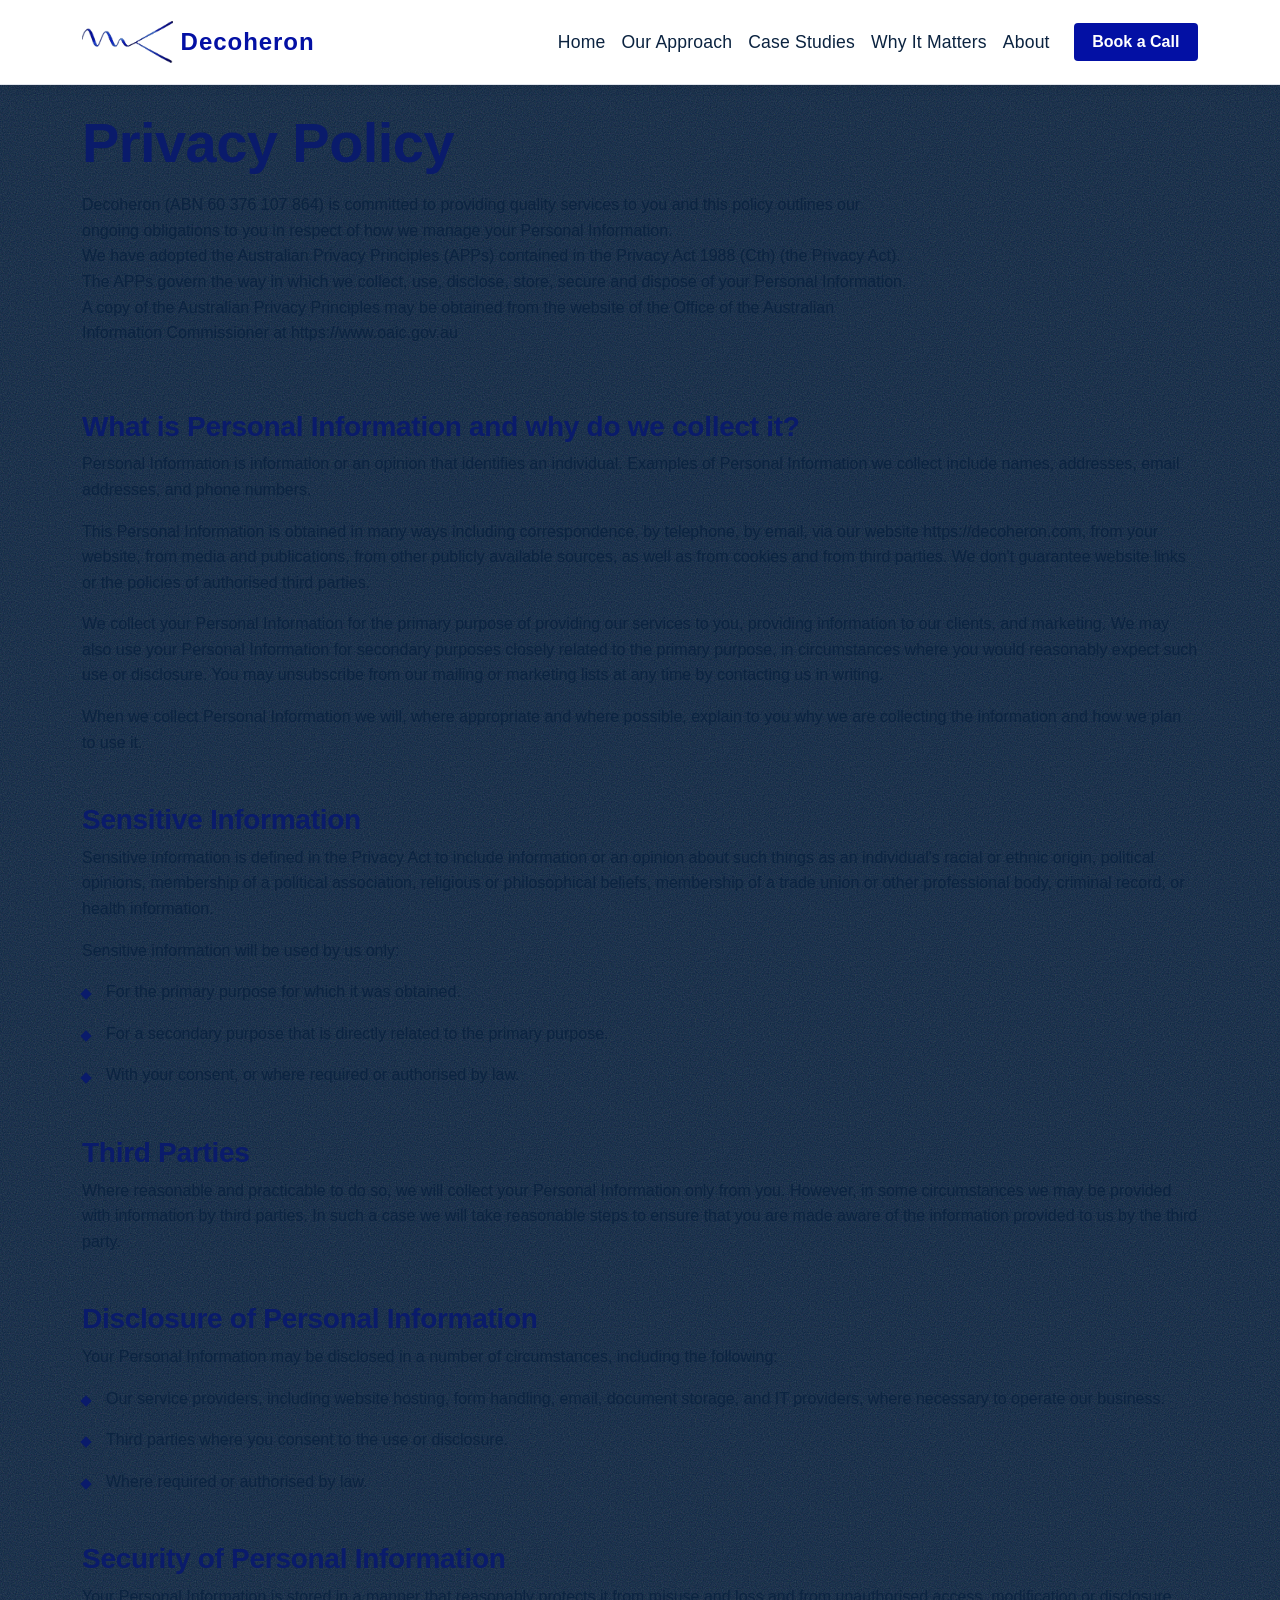
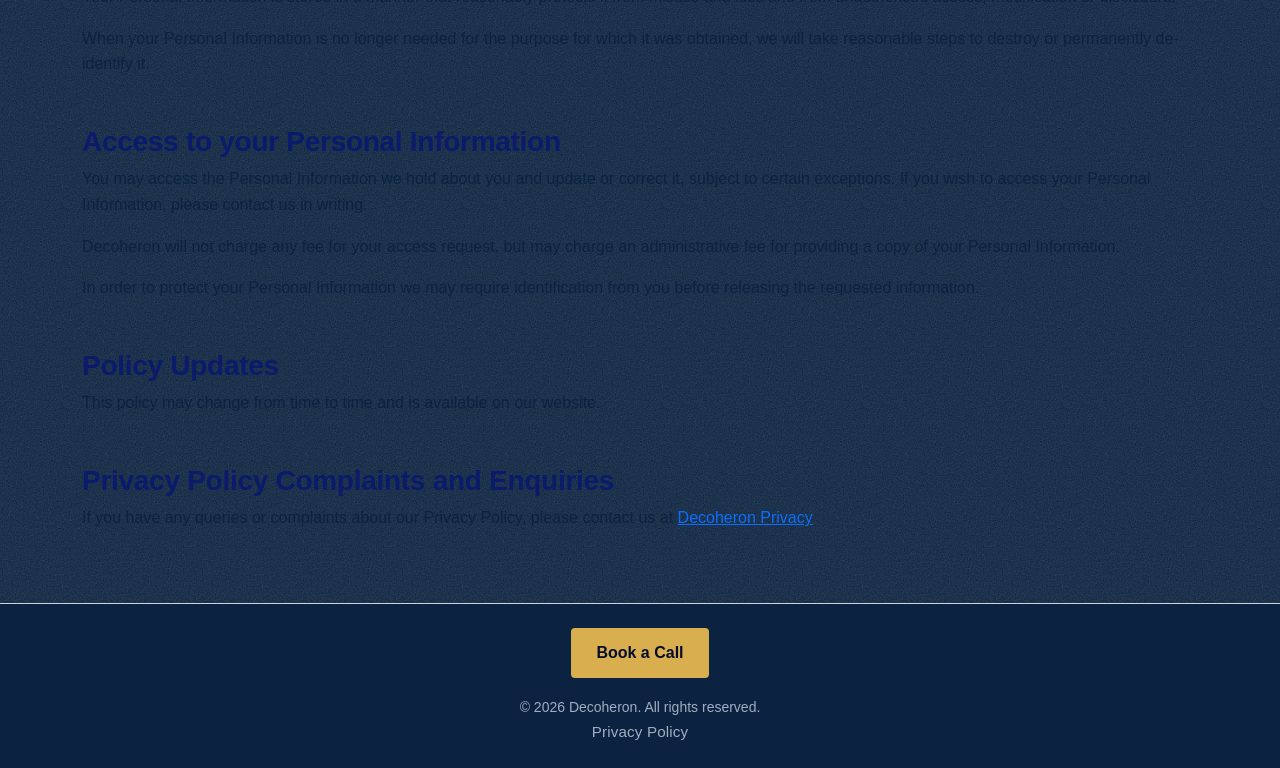
<file: privacy/index.html>
<!DOCTYPE html><html lang="en"><head><meta charset="UTF-8"><meta name="viewport" content="width=device-width, initial-scale=1.0"><title>Privacy Policy</title><meta charset="utf-8"><meta name="viewport" content="width=device-width, initial-scale=1, shrink-to-fit=no"><meta name="description" content="Liability-focused, deterministic cyber security provider in Melbourne."><meta name="author" content="info@decoheron.com"><title>Privacy Policy</title><link rel="icon" type="image/png" href="/favicon-96x96.png?v=20260821" sizes="96x96"><link rel="icon" type="image/svg+xml" href="/favicon.svg?v=20260821"><link rel="shortcut icon" href="/favicon.ico?v=20260821"><link rel="apple-touch-icon" sizes="180x180" href="/apple-touch-icon.png?v=20260821"><meta name="apple-mobile-web-app-title" content="Decoheron"><link rel="manifest" href="/site.webmanifest?v=20260821"><link rel="stylesheet" href="/assets/BaseLayout.BrkVrRqO.css"></head><body class="d-flex flex-column min-vh-100 bg-dark"><nav class="navbar navbar-expand-lg navbar-cream sticky-top py-3"><div class="container"><a class="navbar-brand d-flex align-items-center gap-2 fw-bold fs-4" href="/"><img src="/assets/d_logo.DapiBBcV_py7vU.webp" alt="Decoheron Logo" loading="eager" decoding="async" width="479" height="222" class="img-fluid dh-logo"><span>Decoheron</span></a><button class="navbar-toggler border-0" type="button" data-bs-toggle="collapse" data-bs-target="#navbarNav" aria-controls="navbarNav" aria-expanded="false" aria-label="Toggle navigation"><span class="navbar-toggler-icon"></span></button><div class="collapse navbar-collapse" id="navbarNav"><ul class="navbar-nav ms-auto align-items-lg-center"><li class="nav-item"><a class="nav-link" href="/">Home</a></li><!-- <li class="nav-item">
                    <a class:list={['nav-link', { active: pathname.startsWith('/liabilities') }]} aria-current={pathname.startsWith('/liabilities') ? 'page' : undefined} href="/industries">Industries</a>
                </li> --><li class="nav-item"><a class="nav-link" href="/solution">Our Approach</a></li><li class="nav-item"><a class="nav-link" href="/case-studies">Case Studies</a></li><li class="nav-item"><a class="nav-link" href="/liabilities">Why It Matters</a></li><li class="nav-item"><a class="nav-link" href="/about">About</a></li><!--                --><li class="nav-item navbar-cta"><a class="dh-btn dh-btn--nav" href="#briefing">Book a Call</a></li></ul></div></div></nav><main class="dh-grain"><div class="container py-4"><!-- Hero Section --><div class="row mb-5"><div class="col-lg-9"><h1 class="display-4 fw-bold text-primary mb-3">Privacy Policy</h1><p class="text-subtle fw-medium">Decoheron (ABN 60 376 107 864) is committed to providing quality services to you and this policy outlines our ongoing obligations to you in respect of how we manage your Personal Information.<br>We have adopted the Australian Privacy Principles (APPs) contained in the Privacy Act 1988 (Cth) (the Privacy Act). The APPs govern the way in which we collect, use, disclose, store, secure and dispose of your Personal Information.<br>A copy of the Australian Privacy Principles may be obtained from the website of the Office of the Australian Information Commissioner at https://www.oaic.gov.au<br></p></div></div><!-- Statutory & Regulatory Frameworks --><div class="mb-5"><div class="mb-4"><h2 class="h3 fw-bold text-primary">What is Personal Information and why do we collect it?</h2><p class="text-subtle fw-medium">Personal Information is information or an opinion that identifies an individual. Examples of Personal Information we collect include names, addresses, email addresses, and phone numbers.</p><p>This Personal Information is obtained in many ways including correspondence, by telephone, by email, via our website https://decoheron.com, from your website, from media and publications, from other publicly available sources, as well as from cookies and from third parties. We don't guarantee website links or the policies of authorised third parties.</p><p>We collect your Personal Information for the primary purpose of providing our services to you, providing information to our clients, and marketing. We may also use your Personal Information for secondary purposes closely related to the primary purpose, in circumstances where you would reasonably expect such use or disclosure. You may unsubscribe from our mailing or marketing lists at any time by contacting us in writing.</p><p>When we collect Personal Information we will, where appropriate and where possible, explain to you why we are collecting the information and how we plan to use it.</p></div></div><div class="mb-5"><div class="mb-4"><h2 class="h3 fw-bold text-primary">Sensitive Information</h2><p class="text-subtle fw-medium">Sensitive information is defined in the Privacy Act to include information or an opinion about such things as an individual's racial or ethnic origin, political opinions, membership of a political association, religious or philosophical beliefs, membership of a trade union or other professional body, criminal record, or health information.</p><p>Sensitive information will be used by us only:<ul class="list-unstyled hero-value-list"><li class="d-flex mb-3 align-items-start"><span class="dh-bullet me-3">●</span><div>For the primary purpose for which it was obtained.</div></li><li class="d-flex mb-3 align-items-start"><span class="dh-bullet me-3">●</span><div>For a secondary purpose that is directly related to the primary purpose.</div></li><li class="d-flex mb-3 align-items-start"><span class="dh-bullet me-3">●</span><div>With your consent, or where required or authorised by law.</div></li></ul></p></div></div><div class="mb-5"><div class="mb-4"><h2 class="h3 fw-bold text-primary">Third Parties</h2><p class="text-subtle fw-medium">Where reasonable and practicable to do so, we will collect your Personal Information only from you. However, in some circumstances we may be provided with information by third parties. In such a case we will take reasonable steps to ensure that you are made aware of the information provided to us by the third party.</p></div></div><div class="mb-5"><div class="mb-4"><h2 class="h3 fw-bold text-primary">Disclosure of Personal Information</h2><p class="text-subtle fw-medium">Your Personal Information may be disclosed in a number of circumstances, including the following:<ul class="list-unstyled hero-value-list"><li class="d-flex mb-3 align-items-start"><span class="dh-bullet me-3">●</span><div>Our service providers, including website hosting, form handling, email, document storage, and IT providers, where necessary to operate our business.</div></li><li class="d-flex mb-3 align-items-start"><span class="dh-bullet me-3">●</span><div>Third parties where you consent to the use or disclosure.</div></li><li class="d-flex mb-3 align-items-start"><span class="dh-bullet me-3">●</span><div>Where required or authorised by law.</div></li></ul></p></div></div><div class="mb-5"><div class="mb-4"><h2 class="h3 fw-bold text-primary">Security of Personal Information</h2><p class="text-subtle fw-medium">Your Personal Information is stored in a manner that reasonably protects it from misuse and loss and from unauthorised access, modification or disclosure.</p><p>When your Personal Information is no longer needed for the purpose for which it was obtained, we will take reasonable steps to destroy or permanently de-identify it.</p></div></div><div class="mb-5"><div class="mb-4"><h2 class="h3 fw-bold text-primary">Access to your Personal Information</h2><p class="text-subtle fw-medium">You may access the Personal Information we hold about you and update or correct it, subject to certain exceptions. If you wish to access your Personal Information, please contact us in writing.</p><p>Decoheron will not charge any fee for your access request, but may charge an administrative fee for providing a copy of your Personal Information.</p><p>In order to protect your Personal Information we may require identification from you before releasing the requested information.</p></div></div><div class="mb-5"><div class="mb-4"><h2 class="h3 fw-bold text-primary">Policy Updates</h2><p class="text-subtle fw-medium">This policy may change from time to time and is available on our website.</p></div></div><div class="mb-5"><div class="mb-4"><h2 class="h3 fw-bold text-primary">Privacy Policy Complaints and Enquiries</h2><p class="text-subtle fw-medium">If you have any queries or complaints about our Privacy Policy, please contact us at&nbsp;<a href="#" onclick="this.href='mailto:' + ['legal', 'decoheron.com'].join('@')">Decoheron Privacy</a></p></div></div></div></main><footer class="py-4 bg-dark text-white border-top bs-secondary"><div class="container text-center"><div class="dh-cta__inner"><a href="#briefing" class="dh-btn dh-btn--primary">Book a Call</a></div><small class="text-subtle-light">&copy; 2026 Decoheron. All rights reserved.<a class="nav-link" href="/privacy">Privacy Policy</a></small></div></footer><script type="module" src="/assets/BaseLayout.astro_astro_type_script_index_0_lang.DYXKPJEf.js"></script></body></html>
</file>
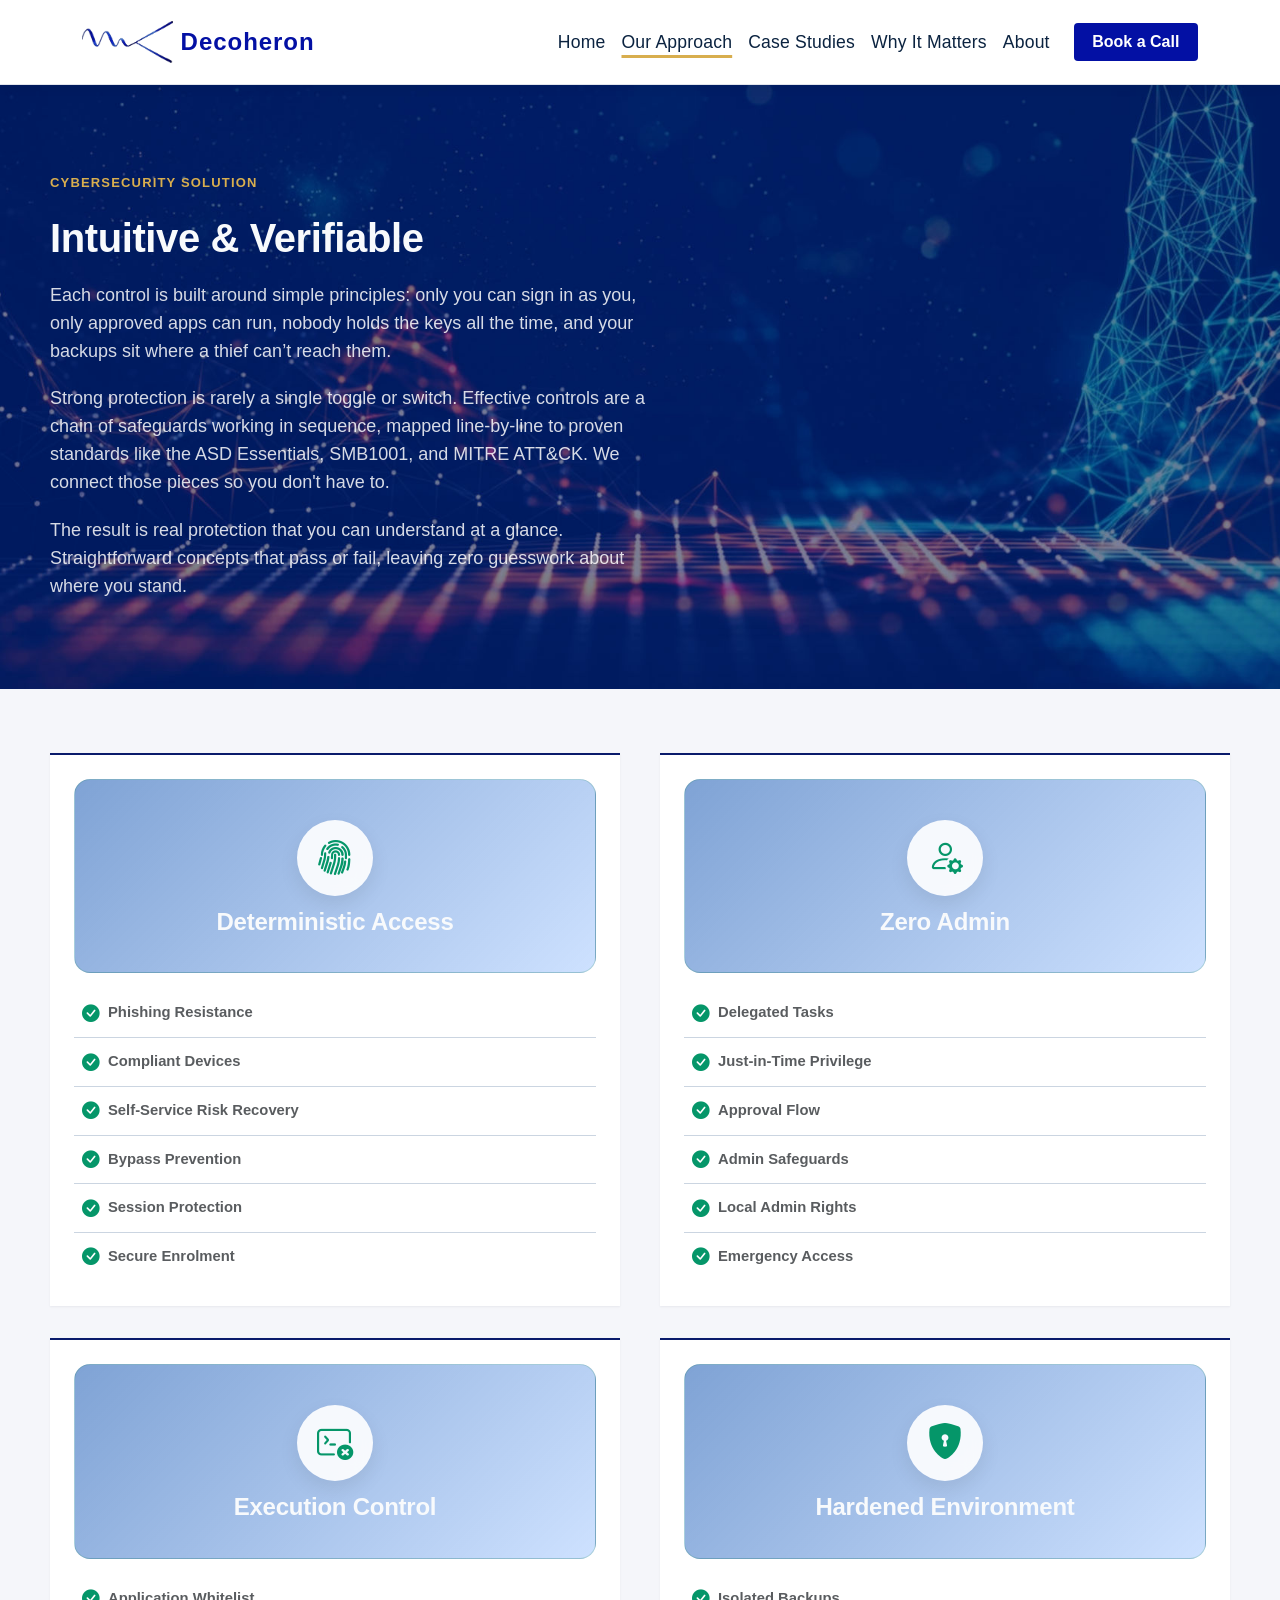
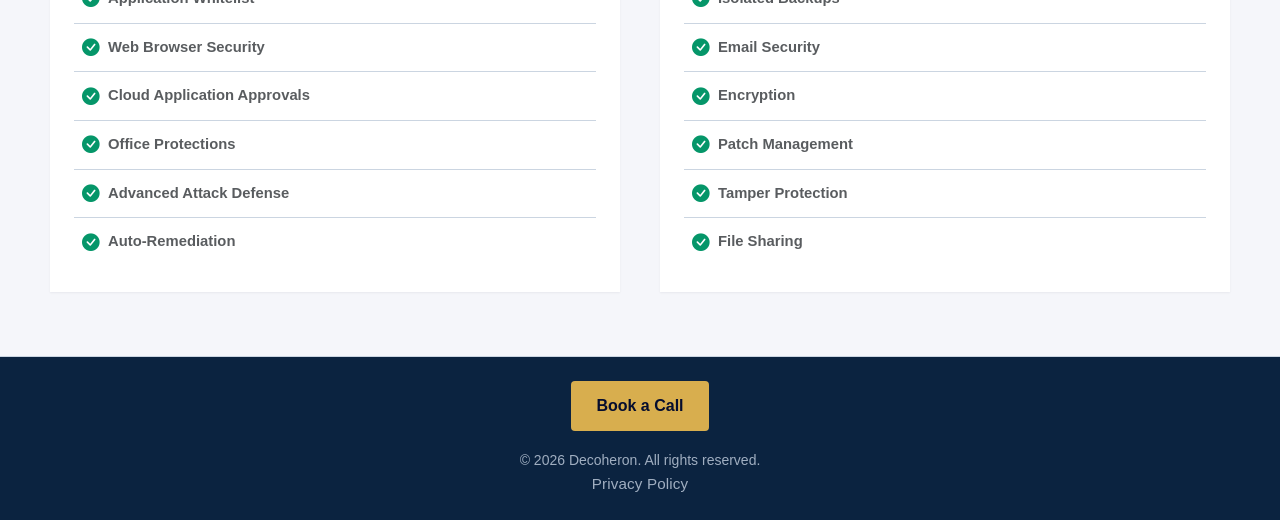
<file: solution/index.html>
<!DOCTYPE html><html lang="en"><head><meta charset="UTF-8"><meta name="viewport" content="width=device-width, initial-scale=1.0"><title>Solutions - Deterministic Security &amp; Verifiable Compliance - Decoheron</title><meta charset="utf-8"><meta name="viewport" content="width=device-width, initial-scale=1, shrink-to-fit=no"><meta name="description" content="Liability-focused, deterministic cyber security provider in Melbourne."><meta name="author" content="info@decoheron.com"><title>Solutions - Deterministic Security &amp; Verifiable Compliance - Decoheron</title><link rel="icon" type="image/png" href="/favicon-96x96.png?v=20260821" sizes="96x96"><link rel="icon" type="image/svg+xml" href="/favicon.svg?v=20260821"><link rel="shortcut icon" href="/favicon.ico?v=20260821"><link rel="apple-touch-icon" sizes="180x180" href="/apple-touch-icon.png?v=20260821"><meta name="apple-mobile-web-app-title" content="Decoheron"><link rel="manifest" href="/site.webmanifest?v=20260821"><link rel="stylesheet" href="/assets/index.B_zWrr3x.css"><link rel="stylesheet" href="/assets/BaseLayout.BrkVrRqO.css"></head><body class="d-flex flex-column min-vh-100 bg-dark"><nav class="navbar navbar-expand-lg navbar-cream sticky-top py-3"><div class="container"><a class="navbar-brand d-flex align-items-center gap-2 fw-bold fs-4" href="/"><img src="/assets/d_logo.DapiBBcV_py7vU.webp" alt="Decoheron Logo" loading="eager" decoding="async" width="479" height="222" class="img-fluid dh-logo"><span>Decoheron</span></a><button class="navbar-toggler border-0" type="button" data-bs-toggle="collapse" data-bs-target="#navbarNav" aria-controls="navbarNav" aria-expanded="false" aria-label="Toggle navigation"><span class="navbar-toggler-icon"></span></button><div class="collapse navbar-collapse" id="navbarNav"><ul class="navbar-nav ms-auto align-items-lg-center"><li class="nav-item"><a class="nav-link" href="/">Home</a></li><!-- <li class="nav-item">
                    <a class:list={['nav-link', { active: pathname.startsWith('/liabilities') }]} aria-current={pathname.startsWith('/liabilities') ? 'page' : undefined} href="/industries">Industries</a>
                </li> --><li class="nav-item"><a class="nav-link active" aria-current="page" href="/solution">Our Approach</a></li><li class="nav-item"><a class="nav-link" href="/case-studies">Case Studies</a></li><li class="nav-item"><a class="nav-link" href="/liabilities">Why It Matters</a></li><li class="nav-item"><a class="nav-link" href="/about">About</a></li><!--                --><li class="nav-item navbar-cta"><a class="dh-btn dh-btn--nav" href="#briefing">Book a Call</a></li></ul></div></div></nav><main class="dh-grain"><div class=""><section class="dh-hero dh-hero--compact dh-hero--solution"><div class="dh-wrap dh-split dh-split--hero"><div><p class="dh-eyebrow">Cybersecurity Solution</p><h1 class="ph-hero__title"><span>Intuitive & Verifiable</span></h1><p class="dh-hero__lede">Each control is built around simple principles: only you can sign in as you, only approved apps can run, nobody holds the keys all the time, and your backups sit where a thief can’t reach them.</p><p class="dh-hero__lede">Strong protection is rarely a single toggle or switch. Effective controls are a chain of safeguards working in sequence, mapped line-by-line to proven standards like the ASD Essentials, SMB1001, and MITRE ATT&CK. We connect those pieces so you don't have to.</p><p class="dh-hero__lede">The result is real protection that you can understand at a glance. Straightforward concepts that pass or fail, leaving zero guesswork about where you stand.</p></div></div></section><section class="dh-section dh-section--compact dh-section--paper" aria-label="Case studies"><div class="dh-wrap dh-grid dh-grid--2"><div class="dh-cardlink"><div class="vs-graphic vs-pass mb-3"><div class="vs-graphic__icon text-success"><i class="bi bi-fingerprint"></i></div><div><h3 class="fw-bold fs-4 mb-3">Deterministic Access</h3></div></div><ul class="list-group list-group-flush vs-checklist flex-grow-1"><li class="list-group-item list-group-item-action position-relative d-flex align-items-center gap-2"><i class="bi bi-check-circle-fill text-success vs-checklist__icon"></i><a href="#modal-VS-DA-01" class="vs-control stretched-link text-decoration-none text-reset" data-bs-toggle="modal" role="button"><strong>Phishing Resistance</strong></a></li><li class="list-group-item list-group-item-action position-relative d-flex align-items-center gap-2"><i class="bi bi-check-circle-fill text-success vs-checklist__icon"></i><a href="#modal-VS-DA-02" class="vs-control stretched-link text-decoration-none text-reset" data-bs-toggle="modal" role="button"><strong>Compliant Devices</strong></a></li><li class="list-group-item list-group-item-action position-relative d-flex align-items-center gap-2"><i class="bi bi-check-circle-fill text-success vs-checklist__icon"></i><a href="#modal-VS-DA-03" class="vs-control stretched-link text-decoration-none text-reset" data-bs-toggle="modal" role="button"><strong>Self-Service Risk Recovery</strong></a></li><li class="list-group-item list-group-item-action position-relative d-flex align-items-center gap-2"><i class="bi bi-check-circle-fill text-success vs-checklist__icon"></i><a href="#modal-VS-DA-04" class="vs-control stretched-link text-decoration-none text-reset" data-bs-toggle="modal" role="button"><strong>Bypass Prevention</strong></a></li><li class="list-group-item list-group-item-action position-relative d-flex align-items-center gap-2"><i class="bi bi-check-circle-fill text-success vs-checklist__icon"></i><a href="#modal-VS-DA-05" class="vs-control stretched-link text-decoration-none text-reset" data-bs-toggle="modal" role="button"><strong>Session Protection</strong></a></li><li class="list-group-item list-group-item-action position-relative d-flex align-items-center gap-2"><i class="bi bi-check-circle-fill text-success vs-checklist__icon"></i><a href="#modal-VS-DA-06" class="vs-control stretched-link text-decoration-none text-reset" data-bs-toggle="modal" role="button"><strong>Secure Enrolment</strong></a></li></ul></div><div class="dh-cardlink"><div class="vs-graphic vs-pass mb-3"><div class="vs-graphic__icon text-success"><i class="bi bi-person-gear"></i></div><div><h3 class="fw-bold fs-4 mb-3">Zero Admin</h3></div></div><ul class="list-group list-group-flush vs-checklist flex-grow-1"><li class="list-group-item list-group-item-action position-relative d-flex align-items-center gap-2"><i class="bi bi-check-circle-fill text-success vs-checklist__icon"></i><a href="#modal-VS-ZA-01" class="vs-control stretched-link text-decoration-none text-reset" data-bs-toggle="modal" role="button"><strong>Delegated Tasks</strong></a></li><li class="list-group-item list-group-item-action position-relative d-flex align-items-center gap-2"><i class="bi bi-check-circle-fill text-success vs-checklist__icon"></i><a href="#modal-VS-ZA-02" class="vs-control stretched-link text-decoration-none text-reset" data-bs-toggle="modal" role="button"><strong>Just-in-Time Privilege</strong></a></li><li class="list-group-item list-group-item-action position-relative d-flex align-items-center gap-2"><i class="bi bi-check-circle-fill text-success vs-checklist__icon"></i><a href="#modal-VS-ZA-03" class="vs-control stretched-link text-decoration-none text-reset" data-bs-toggle="modal" role="button"><strong>Approval Flow</strong></a></li><li class="list-group-item list-group-item-action position-relative d-flex align-items-center gap-2"><i class="bi bi-check-circle-fill text-success vs-checklist__icon"></i><a href="#modal-VS-ZA-04" class="vs-control stretched-link text-decoration-none text-reset" data-bs-toggle="modal" role="button"><strong>Admin Safeguards</strong></a></li><li class="list-group-item list-group-item-action position-relative d-flex align-items-center gap-2"><i class="bi bi-check-circle-fill text-success vs-checklist__icon"></i><a href="#modal-VS-ZA-05" class="vs-control stretched-link text-decoration-none text-reset" data-bs-toggle="modal" role="button"><strong>Local Admin Rights</strong></a></li><li class="list-group-item list-group-item-action position-relative d-flex align-items-center gap-2"><i class="bi bi-check-circle-fill text-success vs-checklist__icon"></i><a href="#modal-VS-ZA-06" class="vs-control stretched-link text-decoration-none text-reset" data-bs-toggle="modal" role="button"><strong>Emergency Access</strong></a></li></ul></div><div class="dh-cardlink"><div class="vs-graphic vs-pass mb-3"><div class="vs-graphic__icon text-success"><i class="bi bi-terminal-x"></i></div><div><h3 class="fw-bold fs-4 mb-3">Execution Control</h3></div></div><ul class="list-group list-group-flush vs-checklist flex-grow-1"><li class="list-group-item list-group-item-action position-relative d-flex align-items-center gap-2"><i class="bi bi-check-circle-fill text-success vs-checklist__icon"></i><a href="#modal-VS-EC-01" class="vs-control stretched-link text-decoration-none text-reset" data-bs-toggle="modal" role="button"><strong>Application Whitelist</strong></a></li><li class="list-group-item list-group-item-action position-relative d-flex align-items-center gap-2"><i class="bi bi-check-circle-fill text-success vs-checklist__icon"></i><a href="#modal-VS-EC-02" class="vs-control stretched-link text-decoration-none text-reset" data-bs-toggle="modal" role="button"><strong>Web Browser Security</strong></a></li><li class="list-group-item list-group-item-action position-relative d-flex align-items-center gap-2"><i class="bi bi-check-circle-fill text-success vs-checklist__icon"></i><a href="#modal-VS-EC-03" class="vs-control stretched-link text-decoration-none text-reset" data-bs-toggle="modal" role="button"><strong>Cloud Application Approvals</strong></a></li><li class="list-group-item list-group-item-action position-relative d-flex align-items-center gap-2"><i class="bi bi-check-circle-fill text-success vs-checklist__icon"></i><a href="#modal-VS-EC-04" class="vs-control stretched-link text-decoration-none text-reset" data-bs-toggle="modal" role="button"><strong>Office Protections</strong></a></li><li class="list-group-item list-group-item-action position-relative d-flex align-items-center gap-2"><i class="bi bi-check-circle-fill text-success vs-checklist__icon"></i><a href="#modal-VS-EC-05" class="vs-control stretched-link text-decoration-none text-reset" data-bs-toggle="modal" role="button"><strong>Advanced Attack Defense</strong></a></li><li class="list-group-item list-group-item-action position-relative d-flex align-items-center gap-2"><i class="bi bi-check-circle-fill text-success vs-checklist__icon"></i><a href="#modal-VS-EC-06" class="vs-control stretched-link text-decoration-none text-reset" data-bs-toggle="modal" role="button"><strong>Auto-Remediation</strong></a></li></ul></div><div class="dh-cardlink"><div class="vs-graphic vs-pass mb-3"><div class="vs-graphic__icon text-success"><i class="bi bi-shield-lock-fill"></i></div><div><h3 class="fw-bold fs-4 mb-3">Hardened Environment</h3></div></div><ul class="list-group list-group-flush vs-checklist flex-grow-1"><li class="list-group-item list-group-item-action position-relative d-flex align-items-center gap-2"><i class="bi bi-check-circle-fill text-success vs-checklist__icon"></i><a href="#modal-VS-HE-01" class="vs-control stretched-link text-decoration-none text-reset" data-bs-toggle="modal" role="button"><strong>Isolated Backups</strong></a></li><li class="list-group-item list-group-item-action position-relative d-flex align-items-center gap-2"><i class="bi bi-check-circle-fill text-success vs-checklist__icon"></i><a href="#modal-VS-HE-02" class="vs-control stretched-link text-decoration-none text-reset" data-bs-toggle="modal" role="button"><strong>Email Security</strong></a></li><li class="list-group-item list-group-item-action position-relative d-flex align-items-center gap-2"><i class="bi bi-check-circle-fill text-success vs-checklist__icon"></i><a href="#modal-VS-HE-03" class="vs-control stretched-link text-decoration-none text-reset" data-bs-toggle="modal" role="button"><strong>Encryption</strong></a></li><li class="list-group-item list-group-item-action position-relative d-flex align-items-center gap-2"><i class="bi bi-check-circle-fill text-success vs-checklist__icon"></i><a href="#modal-VS-HE-04" class="vs-control stretched-link text-decoration-none text-reset" data-bs-toggle="modal" role="button"><strong>Patch Management</strong></a></li><li class="list-group-item list-group-item-action position-relative d-flex align-items-center gap-2"><i class="bi bi-check-circle-fill text-success vs-checklist__icon"></i><a href="#modal-VS-HE-05" class="vs-control stretched-link text-decoration-none text-reset" data-bs-toggle="modal" role="button"><strong>Tamper Protection</strong></a></li><li class="list-group-item list-group-item-action position-relative d-flex align-items-center gap-2"><i class="bi bi-check-circle-fill text-success vs-checklist__icon"></i><a href="#modal-VS-HE-06" class="vs-control stretched-link text-decoration-none text-reset" data-bs-toggle="modal" role="button"><strong>File Sharing</strong></a></li></ul></div></div></section></div><section id="briefing" class="py-5 bg-dark text-white" style="display: none;"><div class="container py-4"><div class="row justify-content-center"><div class="col-lg-8 text-center"><h2 class="mb-3">Request a Discussion</h2><p class="text-subtle-light mb-4">Let's discuss how your current posture measures up against legal obligations, insurance mandates, and core controls.</p><div id="form-result" class="mb-4 d-none"></div><form id="briefing-form" class="row g-3 text-start"><input type="hidden" name="access_key" value="e4e88509-f505-4f2e-a630-6c46a250e380"><input type="hidden" name="subject" value="New Discussion Request"><input type="checkbox" name="botcheck" class="d-none" style="display: none;"><div class="col-md-6"><label for="name" class="form-label">Name</label><input type="text" name="name" class="form-control" id="name" autocomplete="name" placeholder="John Doe" required></div><div class="col-md-6"><label for="email" class="form-label">Email</label><input type="email" name="email" class="form-control" id="email" autocomplete="email" placeholder="john@company.com" required></div><div class="col-12"><label for="company" class="form-label">Company</label><input type="text" name="company" class="form-control" id="company" autocomplete="organisation" placeholder="Company Name"></div><div class="col-12"><label for="notes" class="form-label">Areas of Concern (Optional - Do not include confidential information)</label><textarea name="message" class="form-control" id="notes" rows="3" placeholder="e.g., Cyber insurance requirements"></textarea></div><div class="col-12 text-center mt-4"><button type="submit" id="submit-btn" class="btn btn-primary btn-lg px-5">Submit</button></div></form></div></div></div></section><script type="module">var e=document.getElementById(`briefing-form`),t=document.getElementById(`form-result`),n=document.getElementById(`submit-btn`);e&&e.addEventListener(`submit`,function(r){r.preventDefault(),n.disabled=!0,n.innerHTML=`Sending...`;let i=new FormData(e),a=Object.fromEntries(i),o=JSON.stringify(a);fetch(`https://api.web3forms.com/submit`,{method:`POST`,headers:{"Content-Type":`application/json`,Accept:`application/json`},body:o}).then(async n=>{let r=await n.json();n.status==200?(t.className=`alert alert-success`,t.innerHTML=`Thank you. Your discussion request has been received. We will be in touch shortly.`,e.reset(),e.classList.add(`d-none`)):(t.className=`alert alert-danger`,t.innerHTML=r.message||`Something went wrong. Please try again.`)}).catch(()=>{t.className=`alert alert-danger`,t.innerHTML=`Unable to submit form. Please check your network connection.`}).finally(()=>{t.classList.remove(`d-none`),n.disabled=!1,n.innerHTML=`Book a Discussion`})});</script><script type="module">var e=document.querySelectorAll(`a[href="#briefing"]`),t=document.getElementById(`briefing`);t&&e.forEach(e=>{e.addEventListener(`click`,()=>{t.style.display=`block`,t.scrollIntoView({behavior:`smooth`})})});</script><div class="modal fade vs-modal" id="modal-VS-DA-01" tabindex="-1" aria-labelledby="modal-VS-DA-01-title" aria-hidden="true"><div class="modal-dialog modal-dialog-centered modal-dialog-scrollable modal-lg"><div class="modal-content vs-pass"><div class="modal-header"><div><h2 class="modal-title fs-5 fw-bold mb-0" id="modal-VS-DA-01-title">Phishing-Resistance</h2><div class="small text-body-secondary">VS.DA.01</div></div><button type="button" class="btn-close" data-bs-dismiss="modal" aria-label="Close"></button></div><div class="modal-body"><p class="mb-0">Every user, with no exceptions, signs in with a phishing-resistant credential. Passkeys are defined, assigned and enforced, so credential theft, password phishing and MFA fatigue become things of the past.</p><hr class="my-4"><div class="vs-map"><h3 class="vs-map-h">ASD Essentials principles</h3><ul class="vs-map-list"><li><span class="badge text-bg-secondary me-2">PRO-13</span>Identity, credential and access management <span class="text-body-secondary small">(2 actions)</span></li></ul><h3 class="vs-map-h">SMB1001:2026 controls</h3><ul class="vs-map-list"><li><span class="badge me-2" style="background:#6b7586">Silver</span>MFA on employee email <span class="text-body-secondary small">(Full)</span></li><li><span class="badge me-2" style="background:#9a7b00">Gold</span>MFA on business apps and social media <span class="text-body-secondary small">(Full)</span></li><li><span class="badge me-2" style="background:#3d7f96">Platinum</span>MFA where important data is stored <span class="text-body-secondary small">(Full)</span></li><li><span class="badge me-2" style="background:#9c5a24">Bronze</span>Strong password hygiene <span class="text-body-secondary small">(Full)</span></li><li><span class="badge me-2" style="background:#6b7586">Silver</span>Individual user accounts <span class="text-body-secondary small">(Supports)</span></li><li><span class="badge me-2" style="background:#6b7586">Silver</span>Password manager <span class="text-body-secondary small">(Partial)</span></li></ul><h3 class="vs-map-h">ATT&amp;CK techniques it helps mitigate</h3><div class="d-flex flex-wrap gap-2 mb-2"><span class="badge rounded-pill text-bg-light border">Account Manipulation</span><span class="badge rounded-pill text-bg-light border">Adversary-in-the-Middle</span><span class="badge rounded-pill text-bg-light border">Brute Force</span><span class="badge rounded-pill text-bg-light border">Multi-Factor Authentication Request Generation</span><span class="badge rounded-pill text-bg-light border">Phishing</span><span class="badge rounded-pill text-bg-light border">Remote Services</span><span class="badge rounded-pill text-bg-light border">Valid Accounts</span></div></div></div><div class="modal-footer"><button type="button" class="btn btn-primary rounded-pill px-4" data-bs-dismiss="modal">Close</button></div></div></div></div><div class="modal fade vs-modal" id="modal-VS-DA-02" tabindex="-1" aria-labelledby="modal-VS-DA-02-title" aria-hidden="true"><div class="modal-dialog modal-dialog-centered modal-dialog-scrollable modal-lg"><div class="modal-content vs-pass"><div class="modal-header"><div><h2 class="modal-title fs-5 fw-bold mb-0" id="modal-VS-DA-02-title">Compliant Devices</h2><div class="small text-body-secondary">VS.DA.02</div></div><button type="button" class="btn-close" data-bs-dismiss="modal" aria-label="Close"></button></div><div class="modal-body"><p class="mb-0">A device compliance policy is comprehensively defined and enforced. Unpatched or misconfigured devices are remediated, and unapproved devices are blocked from company data.</p><hr class="my-4"><div class="vs-map"><h3 class="vs-map-h">ASD Essentials principles</h3><ul class="vs-map-list"><li><span class="badge text-bg-secondary me-2">PRO-04</span>Secure configuration management <span class="text-body-secondary small">(2 actions)</span></li><li><span class="badge text-bg-secondary me-2">DET-04</span>Baselined high-risk access activities <span class="text-body-secondary small">(1 action)</span></li></ul><h3 class="vs-map-h">SMB1001:2026 controls</h3><ul class="vs-map-list"><li><span class="badge me-2" style="background:#9c5a24">Bronze</span>Firewall <span class="text-body-secondary small">(Partial)</span></li><li><span class="badge me-2" style="background:#9c5a24">Bronze</span>Antivirus on all devices <span class="text-body-secondary small">(Full)</span></li><li><span class="badge me-2" style="background:#9a7b00">Gold</span>EDR (Diamond: EDR with MDR) <span class="text-body-secondary small">(Full)</span></li></ul><h3 class="vs-map-h">ATT&amp;CK techniques it helps mitigate</h3><div class="d-flex flex-wrap gap-2 mb-2"><span class="badge rounded-pill text-bg-light border">Command and Scripting Interpreter</span><span class="badge rounded-pill text-bg-light border">Exploit Public-Facing Application</span><span class="badge rounded-pill text-bg-light border">External Remote Services</span><span class="badge rounded-pill text-bg-light border">Network Service Discovery</span><span class="badge rounded-pill text-bg-light border">OS Credential Dumping</span><span class="badge rounded-pill text-bg-light border">Server Software Component</span><span class="badge rounded-pill text-bg-light border">System Binary Proxy Execution</span><span class="badge rounded-pill text-bg-light border">User Execution</span><span class="badge rounded-pill text-bg-light border">Valid Accounts</span><span class="badge rounded-pill text-bg-light border">Windows Management Instrumentation</span></div></div></div><div class="modal-footer"><button type="button" class="btn btn-primary rounded-pill px-4" data-bs-dismiss="modal">Close</button></div></div></div></div><div class="modal fade vs-modal" id="modal-VS-DA-03" tabindex="-1" aria-labelledby="modal-VS-DA-03-title" aria-hidden="true"><div class="modal-dialog modal-dialog-centered modal-dialog-scrollable modal-lg"><div class="modal-content vs-pass"><div class="modal-header"><div><h2 class="modal-title fs-5 fw-bold mb-0" id="modal-VS-DA-03-title">Self-Service Risk Recovery</h2><div class="small text-body-secondary">VS.DA.03</div></div><button type="button" class="btn-close" data-bs-dismiss="modal" aria-label="Close"></button></div><div class="modal-body"><p class="mb-0">Risk detected heuristically, such as an unusual sign-in, can be cleared by users themselves using strong authentication on an enrolled device. No more forced password resets and helpdesk calls.</p><hr class="my-4"><div class="vs-map"><h3 class="vs-map-h">ASD Essentials principles</h3><ul class="vs-map-list"><li><span class="badge text-bg-secondary me-2">DET-04</span>Baselined high-risk access activities <span class="text-body-secondary small">(1 action)</span></li></ul><h3 class="vs-map-h">SMB1001:2026 controls</h3><p class="text-body-secondary small mb-3">No direct SMB1001 control.</p><h3 class="vs-map-h">ATT&amp;CK techniques it helps mitigate</h3><div class="d-flex flex-wrap gap-2 mb-2"><span class="badge rounded-pill text-bg-light border">Account Manipulation</span><span class="badge rounded-pill text-bg-light border">Remote Access Tools</span><span class="badge rounded-pill text-bg-light border">Use Alternate Authentication Material</span><span class="badge rounded-pill text-bg-light border">Valid Accounts</span></div></div></div><div class="modal-footer"><button type="button" class="btn btn-primary rounded-pill px-4" data-bs-dismiss="modal">Close</button></div></div></div></div><div class="modal fade vs-modal" id="modal-VS-DA-04" tabindex="-1" aria-labelledby="modal-VS-DA-04-title" aria-hidden="true"><div class="modal-dialog modal-dialog-centered modal-dialog-scrollable modal-lg"><div class="modal-content vs-pass"><div class="modal-header"><div><h2 class="modal-title fs-5 fw-bold mb-0" id="modal-VS-DA-04-title">Bypass Prevention</h2><div class="small text-body-secondary">VS.DA.04</div></div><button type="button" class="btn-close" data-bs-dismiss="modal" aria-label="Close"></button></div><div class="modal-body"><p class="mb-0">Unusual sign-in routes such as legacy protocols, device code flow and authentication transfer are rejected outright, so strong authentication cannot be sidestepped.</p><hr class="my-4"><div class="vs-map"><h3 class="vs-map-h">ASD Essentials principles</h3><ul class="vs-map-list"><li><span class="badge text-bg-secondary me-2">PRO-13</span>Identity, credential and access management <span class="text-body-secondary small">(2 actions)</span></li></ul><h3 class="vs-map-h">SMB1001:2026 controls</h3><ul class="vs-map-list"><li><span class="badge me-2" style="background:#6b7586">Silver</span>MFA on employee email <span class="text-body-secondary small">(Supports)</span></li><li><span class="badge me-2" style="background:#9a7b00">Gold</span>MFA on business apps and social media <span class="text-body-secondary small">(Supports)</span></li></ul><h3 class="vs-map-h">ATT&amp;CK techniques it helps mitigate</h3><div class="d-flex flex-wrap gap-2 mb-2"><span class="badge rounded-pill text-bg-light border">Account Manipulation</span><span class="badge rounded-pill text-bg-light border">Adversary-in-the-Middle</span><span class="badge rounded-pill text-bg-light border">Brute Force</span><span class="badge rounded-pill text-bg-light border">Valid Accounts</span></div></div></div><div class="modal-footer"><button type="button" class="btn btn-primary rounded-pill px-4" data-bs-dismiss="modal">Close</button></div></div></div></div><div class="modal fade vs-modal" id="modal-VS-DA-05" tabindex="-1" aria-labelledby="modal-VS-DA-05-title" aria-hidden="true"><div class="modal-dialog modal-dialog-centered modal-dialog-scrollable modal-lg"><div class="modal-content vs-pass"><div class="modal-header"><div><h2 class="modal-title fs-5 fw-bold mb-0" id="modal-VS-DA-05-title">Session Protection</h2><div class="small text-body-secondary">VS.DA.05</div></div><button type="button" class="btn-close" data-bs-dismiss="modal" aria-label="Close"></button></div><div class="modal-body"><p class="mb-0">Token protection and continuous access evaluation are in place, so stolen or replayed sessions fail to grant access, and revoking a user takes effect almost immediately.</p><hr class="my-4"><div class="vs-map"><h3 class="vs-map-h">ASD Essentials principles</h3><ul class="vs-map-list"><li><span class="badge text-bg-secondary me-2">PRO-13</span>Identity, credential and access management <span class="text-body-secondary small">(2 actions)</span></li></ul><h3 class="vs-map-h">SMB1001:2026 controls</h3><p class="text-body-secondary small mb-3">No direct SMB1001 control.</p><h3 class="vs-map-h">ATT&amp;CK techniques it helps mitigate</h3><div class="d-flex flex-wrap gap-2 mb-2"><span class="badge rounded-pill text-bg-light border">Credentials from Password Stores</span><span class="badge rounded-pill text-bg-light border">Steal Application Access Token</span><span class="badge rounded-pill text-bg-light border">Steal or Forge Authentication Certificates</span><span class="badge rounded-pill text-bg-light border">Unsecured Credentials</span><span class="badge rounded-pill text-bg-light border">Valid Accounts</span></div></div></div><div class="modal-footer"><button type="button" class="btn btn-primary rounded-pill px-4" data-bs-dismiss="modal">Close</button></div></div></div></div><div class="modal fade vs-modal" id="modal-VS-DA-06" tabindex="-1" aria-labelledby="modal-VS-DA-06-title" aria-hidden="true"><div class="modal-dialog modal-dialog-centered modal-dialog-scrollable modal-lg"><div class="modal-content vs-pass"><div class="modal-header"><div><h2 class="modal-title fs-5 fw-bold mb-0" id="modal-VS-DA-06-title">Secure Enrolment</h2><div class="small text-body-secondary">VS.DA.06</div></div><button type="button" class="btn-close" data-bs-dismiss="modal" aria-label="Close"></button></div><div class="modal-body"><p class="mb-0">It is easy to create requirement loops, such as needing a compliant device to enrol a passkey and a passkey to enrol the device. Secure paths for device and passkey enrolment exist, so enforcement never depends on an exception.</p><hr class="my-4"><div class="vs-map"><h3 class="vs-map-h">ASD Essentials principles</h3><ul class="vs-map-list"><li><span class="badge text-bg-secondary me-2">PRO-13</span>Identity, credential and access management <span class="text-body-secondary small">(2 actions)</span></li></ul><h3 class="vs-map-h">SMB1001:2026 controls</h3><ul class="vs-map-list"><li><span class="badge me-2" style="background:#6b7586">Silver</span>Individual user accounts <span class="text-body-secondary small">(Supports)</span></li></ul><h3 class="vs-map-h">ATT&amp;CK techniques it helps mitigate</h3><div class="d-flex flex-wrap gap-2 mb-2"><span class="badge rounded-pill text-bg-light border">Brute Force</span><span class="badge rounded-pill text-bg-light border">Valid Accounts</span></div></div></div><div class="modal-footer"><button type="button" class="btn btn-primary rounded-pill px-4" data-bs-dismiss="modal">Close</button></div></div></div></div><div class="modal fade vs-modal" id="modal-VS-ZA-01" tabindex="-1" aria-labelledby="modal-VS-ZA-01-title" aria-hidden="true"><div class="modal-dialog modal-dialog-centered modal-dialog-scrollable modal-lg"><div class="modal-content vs-pass"><div class="modal-header"><div><h2 class="modal-title fs-5 fw-bold mb-0" id="modal-VS-ZA-01-title">Delegated Tasks</h2><div class="small text-body-secondary">VS.ZA.01</div></div><button type="button" class="btn-close" data-bs-dismiss="modal" aria-label="Close"></button></div><div class="modal-body"><p class="mb-0">Rather than relying on many powerful admin accounts, routine privileged tasks are handed to privileged processes that an unprivileged user can operate. The work gets done, and the privilege stays in the process instead of the person.</p><hr class="my-4"><div class="vs-map"><h3 class="vs-map-h">ASD Essentials principles</h3><ul class="vs-map-list"><li><span class="badge text-bg-secondary me-2">PRO-12</span>Least privilege access <span class="text-body-secondary small">(2 actions)</span></li></ul><h3 class="vs-map-h">SMB1001:2026 controls</h3><ul class="vs-map-list"><li><span class="badge me-2" style="background:#6b7586">Silver</span>No admin privileges for standard accounts <span class="text-body-secondary small">(Supports)</span></li></ul><h3 class="vs-map-h">ATT&amp;CK techniques it helps mitigate</h3><div class="d-flex flex-wrap gap-2 mb-2"><span class="badge rounded-pill text-bg-light border">Account Manipulation</span><span class="badge rounded-pill text-bg-light border">Create Account</span></div></div></div><div class="modal-footer"><button type="button" class="btn btn-primary rounded-pill px-4" data-bs-dismiss="modal">Close</button></div></div></div></div><div class="modal fade vs-modal" id="modal-VS-ZA-02" tabindex="-1" aria-labelledby="modal-VS-ZA-02-title" aria-hidden="true"><div class="modal-dialog modal-dialog-centered modal-dialog-scrollable modal-lg"><div class="modal-content vs-pass"><div class="modal-header"><div><h2 class="modal-title fs-5 fw-bold mb-0" id="modal-VS-ZA-02-title">Just-in-Time Privilege</h2><div class="small text-body-secondary">VS.ZA.02</div></div><button type="button" class="btn-close" data-bs-dismiss="modal" aria-label="Close"></button></div><div class="modal-body"><p class="mb-0">Admin roles are still needed sometimes, but nobody holds them permanently. Roles are activated for a limited term, and only by users who are regularly reviewed and approved to hold them.</p><hr class="my-4"><div class="vs-map"><h3 class="vs-map-h">ASD Essentials principles</h3><ul class="vs-map-list"><li><span class="badge text-bg-secondary me-2">PRO-05</span>Secure administration <span class="text-body-secondary small">(2 actions)</span></li></ul><h3 class="vs-map-h">SMB1001:2026 controls</h3><ul class="vs-map-list"><li><span class="badge me-2" style="background:#6b7586">Silver</span>No admin privileges for standard accounts <span class="text-body-secondary small">(Full)</span></li><li><span class="badge me-2" style="background:#3d7f96">Platinum</span>Remote access cloud credentials <span class="text-body-secondary small">(Partial)</span></li></ul><h3 class="vs-map-h">ATT&amp;CK techniques it helps mitigate</h3><div class="d-flex flex-wrap gap-2 mb-2"><span class="badge rounded-pill text-bg-light border">Account Manipulation</span><span class="badge rounded-pill text-bg-light border">Adversary-in-the-Middle</span><span class="badge rounded-pill text-bg-light border">OS Credential Dumping</span><span class="badge rounded-pill text-bg-light border">Steal Application Access Token</span><span class="badge rounded-pill text-bg-light border">Steal Web Session Cookie</span><span class="badge rounded-pill text-bg-light border">Steal or Forge Kerberos Tickets</span><span class="badge rounded-pill text-bg-light border">Use Alternate Authentication Material</span><span class="badge rounded-pill text-bg-light border">Valid Accounts</span></div></div></div><div class="modal-footer"><button type="button" class="btn btn-primary rounded-pill px-4" data-bs-dismiss="modal">Close</button></div></div></div></div><div class="modal fade vs-modal" id="modal-VS-ZA-03" tabindex="-1" aria-labelledby="modal-VS-ZA-03-title" aria-hidden="true"><div class="modal-dialog modal-dialog-centered modal-dialog-scrollable modal-lg"><div class="modal-content vs-pass"><div class="modal-header"><div><h2 class="modal-title fs-5 fw-bold mb-0" id="modal-VS-ZA-03-title">Approval Flow</h2><div class="small text-body-secondary">VS.ZA.03</div></div><button type="button" class="btn-close" data-bs-dismiss="modal" aria-label="Close"></button></div><div class="modal-body"><p class="mb-0">When an admin wants to activate a privileged role, the request goes to designated approvers who review and approve or deny it. No more rogue admins having free run of the environment.</p><hr class="my-4"><div class="vs-map"><h3 class="vs-map-h">ASD Essentials principles</h3><ul class="vs-map-list"><li><span class="badge text-bg-secondary me-2">PRO-12</span>Least privilege access <span class="text-body-secondary small">(2 actions)</span></li><li><span class="badge text-bg-secondary me-2">PRO-05</span>Secure administration <span class="text-body-secondary small">(1 action)</span></li></ul><h3 class="vs-map-h">SMB1001:2026 controls</h3><ul class="vs-map-list"><li><span class="badge me-2" style="background:#6b7586">Silver</span>No admin privileges for standard accounts <span class="text-body-secondary small">(Supports)</span></li></ul><h3 class="vs-map-h">ATT&amp;CK techniques it helps mitigate</h3><div class="d-flex flex-wrap gap-2 mb-2"><span class="badge rounded-pill text-bg-light border">Account Manipulation</span><span class="badge rounded-pill text-bg-light border">Adversary-in-the-Middle</span><span class="badge rounded-pill text-bg-light border">OS Credential Dumping</span><span class="badge rounded-pill text-bg-light border">Steal Application Access Token</span><span class="badge rounded-pill text-bg-light border">Steal Web Session Cookie</span><span class="badge rounded-pill text-bg-light border">Valid Accounts</span></div></div></div><div class="modal-footer"><button type="button" class="btn btn-primary rounded-pill px-4" data-bs-dismiss="modal">Close</button></div></div></div></div><div class="modal fade vs-modal" id="modal-VS-ZA-04" tabindex="-1" aria-labelledby="modal-VS-ZA-04-title" aria-hidden="true"><div class="modal-dialog modal-dialog-centered modal-dialog-scrollable modal-lg"><div class="modal-content vs-pass"><div class="modal-header"><div><h2 class="modal-title fs-5 fw-bold mb-0" id="modal-VS-ZA-04-title">Admin Safeguards</h2><div class="small text-body-secondary">VS.ZA.04</div></div><button type="button" class="btn-close" data-bs-dismiss="modal" aria-label="Close"></button></div><div class="modal-body"><p class="mb-0">Administrative users face additional access scrutiny. Admin accounts are separate from everyday accounts and carry no licences, so there is no inbox to phish. They are held to stronger conditional access policies with shorter sessions, so privileged access stays tightly controlled.</p><hr class="my-4"><div class="vs-map"><h3 class="vs-map-h">ASD Essentials principles</h3><ul class="vs-map-list"><li><span class="badge text-bg-secondary me-2">PRO-05</span>Secure administration <span class="text-body-secondary small">(2 actions)</span></li><li><span class="badge text-bg-secondary me-2">PRO-12</span>Least privilege access <span class="text-body-secondary small">(1 action)</span></li></ul><h3 class="vs-map-h">SMB1001:2026 controls</h3><ul class="vs-map-list"><li><span class="badge me-2" style="background:#6b7586">Silver</span>No admin privileges for standard accounts <span class="text-body-secondary small">(Supports)</span></li><li><span class="badge me-2" style="background:#6b7586">Silver</span>Individual user accounts <span class="text-body-secondary small">(Supports)</span></li></ul><h3 class="vs-map-h">ATT&amp;CK techniques it helps mitigate</h3><div class="d-flex flex-wrap gap-2 mb-2"><span class="badge rounded-pill text-bg-light border">Account Manipulation</span><span class="badge rounded-pill text-bg-light border">Create Account</span><span class="badge rounded-pill text-bg-light border">Exploitation for Privilege Escalation</span><span class="badge rounded-pill text-bg-light border">OS Credential Dumping</span><span class="badge rounded-pill text-bg-light border">Steal Application Access Token</span><span class="badge rounded-pill text-bg-light border">Steal Web Session Cookie</span><span class="badge rounded-pill text-bg-light border">Valid Accounts</span></div></div></div><div class="modal-footer"><button type="button" class="btn btn-primary rounded-pill px-4" data-bs-dismiss="modal">Close</button></div></div></div></div><div class="modal fade vs-modal" id="modal-VS-ZA-05" tabindex="-1" aria-labelledby="modal-VS-ZA-05-title" aria-hidden="true"><div class="modal-dialog modal-dialog-centered modal-dialog-scrollable modal-lg"><div class="modal-content vs-pass"><div class="modal-header"><div><h2 class="modal-title fs-5 fw-bold mb-0" id="modal-VS-ZA-05-title">Local Admin Rights</h2><div class="small text-body-secondary">VS.ZA.05</div></div><button type="button" class="btn-close" data-bs-dismiss="modal" aria-label="Close"></button></div><div class="modal-body"><p class="mb-0">Devices are limited to regular users. When a specific task needs admin privileges on a specific device, one-time credentials are issued for that job, and local admin passwords are unique and rotated.</p><hr class="my-4"><div class="vs-map"><h3 class="vs-map-h">ASD Essentials principles</h3><ul class="vs-map-list"><li><span class="badge text-bg-secondary me-2">PRO-12</span>Least privilege access <span class="text-body-secondary small">(1 action)</span></li><li><span class="badge text-bg-secondary me-2">PRO-13</span>Identity, credential and access management <span class="text-body-secondary small">(1 action)</span></li></ul><h3 class="vs-map-h">SMB1001:2026 controls</h3><ul class="vs-map-list"><li><span class="badge me-2" style="background:#6b7586">Silver</span>No admin privileges for standard accounts <span class="text-body-secondary small">(Full)</span></li><li><span class="badge me-2" style="background:#6b7586">Silver</span>Individual user accounts <span class="text-body-secondary small">(Supports)</span></li></ul><h3 class="vs-map-h">ATT&amp;CK techniques it helps mitigate</h3><div class="d-flex flex-wrap gap-2 mb-2"><span class="badge rounded-pill text-bg-light border">Account Manipulation</span><span class="badge rounded-pill text-bg-light border">Brute Force</span><span class="badge rounded-pill text-bg-light border">Create Account</span><span class="badge rounded-pill text-bg-light border">Valid Accounts</span></div></div></div><div class="modal-footer"><button type="button" class="btn btn-primary rounded-pill px-4" data-bs-dismiss="modal">Close</button></div></div></div></div><div class="modal fade vs-modal" id="modal-VS-ZA-06" tabindex="-1" aria-labelledby="modal-VS-ZA-06-title" aria-hidden="true"><div class="modal-dialog modal-dialog-centered modal-dialog-scrollable modal-lg"><div class="modal-content vs-pass"><div class="modal-header"><div><h2 class="modal-title fs-5 fw-bold mb-0" id="modal-VS-ZA-06-title">Emergency Access</h2><div class="small text-body-secondary">VS.ZA.06</div></div><button type="button" class="btn-close" data-bs-dismiss="modal" aria-label="Close"></button></div><div class="modal-body"><p class="mb-0">Emergency global admin accounts are set up to keep working through maximal system failure: bound to physical keys, locked away for very rainy days, and any use raises an alert.</p><hr class="my-4"><div class="vs-map"><h3 class="vs-map-h">ASD Essentials principles</h3><ul class="vs-map-list"><li><span class="badge text-bg-secondary me-2">PRO-13</span>Identity, credential and access management <span class="text-body-secondary small">(1 action)</span></li></ul><h3 class="vs-map-h">SMB1001:2026 controls</h3><ul class="vs-map-list"><li><span class="badge me-2" style="background:#3d7f96">Platinum</span>Remote access cloud credentials <span class="text-body-secondary small">(Supports)</span></li></ul><h3 class="vs-map-h">ATT&amp;CK techniques it helps mitigate</h3><div class="d-flex flex-wrap gap-2 mb-2"><span class="badge rounded-pill text-bg-light border">Brute Force</span><span class="badge rounded-pill text-bg-light border">Valid Accounts</span></div></div></div><div class="modal-footer"><button type="button" class="btn btn-primary rounded-pill px-4" data-bs-dismiss="modal">Close</button></div></div></div></div><div class="modal fade vs-modal" id="modal-VS-EC-01" tabindex="-1" aria-labelledby="modal-VS-EC-01-title" aria-hidden="true"><div class="modal-dialog modal-dialog-centered modal-dialog-scrollable modal-lg"><div class="modal-content vs-pass"><div class="modal-header"><div><h2 class="modal-title fs-5 fw-bold mb-0" id="modal-VS-EC-01-title">Application Whitelist</h2><div class="small text-body-secondary">VS.EC.01</div></div><button type="button" class="btn-close" data-bs-dismiss="modal" aria-label="Close"></button></div><div class="modal-body"><p class="mb-0">Antivirus chases: new malware is discovered and added to a list. App control puts you in charge, so you approve what is allowed to run and everything else is denied.</p><hr class="my-4"><div class="vs-map"><h3 class="vs-map-h">ASD Essentials principles</h3><ul class="vs-map-list"><li><span class="badge text-bg-secondary me-2">PRO-07</span>Trustworthy software <span class="text-body-secondary small">(2 actions)</span></li></ul><h3 class="vs-map-h">SMB1001:2026 controls</h3><ul class="vs-map-list"><li><span class="badge me-2" style="background:#5b67d1">Diamond</span>Application control <span class="text-body-secondary small">(Full)</span></li></ul><h3 class="vs-map-h">ATT&amp;CK techniques it helps mitigate</h3><div class="d-flex flex-wrap gap-2 mb-2"><span class="badge rounded-pill text-bg-light border">Command and Scripting Interpreter</span><span class="badge rounded-pill text-bg-light border">Impair Defenses</span><span class="badge rounded-pill text-bg-light border">Masquerading</span><span class="badge rounded-pill text-bg-light border">Process Injection</span><span class="badge rounded-pill text-bg-light border">System Binary Proxy Execution</span><span class="badge rounded-pill text-bg-light border">User Execution</span><span class="badge rounded-pill text-bg-light border">Windows Management Instrumentation</span></div></div></div><div class="modal-footer"><button type="button" class="btn btn-primary rounded-pill px-4" data-bs-dismiss="modal">Close</button></div></div></div></div><div class="modal fade vs-modal" id="modal-VS-EC-02" tabindex="-1" aria-labelledby="modal-VS-EC-02-title" aria-hidden="true"><div class="modal-dialog modal-dialog-centered modal-dialog-scrollable modal-lg"><div class="modal-content vs-pass"><div class="modal-header"><div><h2 class="modal-title fs-5 fw-bold mb-0" id="modal-VS-EC-02-title">Web Browser Security</h2><div class="small text-body-secondary">VS.EC.02</div></div><button type="button" class="btn-close" data-bs-dismiss="modal" aria-label="Close"></button></div><div class="modal-body"><p class="mb-0">Browser extensions are a critical path to your data, especially cloud services. Ad blocking is mandated and unapproved extensions are rejected.</p><hr class="my-4"><div class="vs-map"><h3 class="vs-map-h">ASD Essentials principles</h3><ul class="vs-map-list"><li><span class="badge text-bg-secondary me-2">PRO-07</span>Trustworthy software <span class="text-body-secondary small">(3 actions)</span></li><li><span class="badge text-bg-secondary me-2">PRO-09</span>Content filtering <span class="text-body-secondary small">(1 action)</span></li></ul><h3 class="vs-map-h">SMB1001:2026 controls</h3><p class="text-body-secondary small mb-3">No direct SMB1001 control.</p><h3 class="vs-map-h">ATT&amp;CK techniques it helps mitigate</h3><div class="d-flex flex-wrap gap-2 mb-2"><span class="badge rounded-pill text-bg-light border">Command and Scripting Interpreter</span><span class="badge rounded-pill text-bg-light border">Impair Defenses</span><span class="badge rounded-pill text-bg-light border">Implant Internal Image</span><span class="badge rounded-pill text-bg-light border">Ingress Tool Transfer</span><span class="badge rounded-pill text-bg-light border">Masquerading</span><span class="badge rounded-pill text-bg-light border">Phishing</span><span class="badge rounded-pill text-bg-light border">Process Injection</span><span class="badge rounded-pill text-bg-light border">Remote Services</span><span class="badge rounded-pill text-bg-light border">Supply Chain Compromise</span><span class="badge rounded-pill text-bg-light border">System Binary Proxy Execution</span><span class="badge rounded-pill text-bg-light border">Trusted Relationship</span><span class="badge rounded-pill text-bg-light border">User Execution</span><span class="badge rounded-pill text-bg-light border">Windows Management Instrumentation</span></div></div></div><div class="modal-footer"><button type="button" class="btn btn-primary rounded-pill px-4" data-bs-dismiss="modal">Close</button></div></div></div></div><div class="modal fade vs-modal" id="modal-VS-EC-03" tabindex="-1" aria-labelledby="modal-VS-EC-03-title" aria-hidden="true"><div class="modal-dialog modal-dialog-centered modal-dialog-scrollable modal-lg"><div class="modal-content vs-pass"><div class="modal-header"><div><h2 class="modal-title fs-5 fw-bold mb-0" id="modal-VS-EC-03-title">Cloud Application Approvals</h2><div class="small text-body-secondary">VS.EC.03</div></div><button type="button" class="btn-close" data-bs-dismiss="modal" aria-label="Close"></button></div><div class="modal-body"><p class="mb-0">Normal users cannot open doors into your cloud environment by installing or consenting to applications. Instead, they get a path to request admin approval for valid applications.</p><hr class="my-4"><div class="vs-map"><h3 class="vs-map-h">ASD Essentials principles</h3><ul class="vs-map-list"><li><span class="badge text-bg-secondary me-2">PRO-16</span>Cyber supply chain security <span class="text-body-secondary small">(1 action)</span></li><li><span class="badge text-bg-secondary me-2">PRO-07</span>Trustworthy software <span class="text-body-secondary small">(1 action)</span></li></ul><h3 class="vs-map-h">SMB1001:2026 controls</h3><ul class="vs-map-list"><li><span class="badge me-2" style="background:#5b67d1">Diamond</span>Supplier digital trust programme <span class="text-body-secondary small">(Partial)</span></li></ul><h3 class="vs-map-h">ATT&amp;CK techniques it helps mitigate</h3><div class="d-flex flex-wrap gap-2 mb-2"><span class="badge rounded-pill text-bg-light border">Account Manipulation</span><span class="badge rounded-pill text-bg-light border">Steal Application Access Token</span><span class="badge rounded-pill text-bg-light border">Supply Chain Compromise</span><span class="badge rounded-pill text-bg-light border">Trusted Relationship</span><span class="badge rounded-pill text-bg-light border">Valid Accounts</span></div></div></div><div class="modal-footer"><button type="button" class="btn btn-primary rounded-pill px-4" data-bs-dismiss="modal">Close</button></div></div></div></div><div class="modal fade vs-modal" id="modal-VS-EC-04" tabindex="-1" aria-labelledby="modal-VS-EC-04-title" aria-hidden="true"><div class="modal-dialog modal-dialog-centered modal-dialog-scrollable modal-lg"><div class="modal-content vs-pass"><div class="modal-header"><div><h2 class="modal-title fs-5 fw-bold mb-0" id="modal-VS-EC-04-title">Office Protections</h2><div class="small text-body-secondary">VS.EC.04</div></div><button type="button" class="btn-close" data-bs-dismiss="modal" aria-label="Close"></button></div><div class="modal-body"><p class="mb-3">Documents and applications are boxed in. Office macros from the internet are blocked, Office apps can&#39;t launch other programs or inject code, scripts and email attachments can&#39;t run executables, and Windows exploit protection is switched on. Attacks that rely on someone opening a file have nowhere to go.</p><p class="mb-0">Additionally 1.0.0.3 is used to enforce encrypted DNS and C2 filtering</p><hr class="my-4"><div class="vs-map"><h3 class="vs-map-h">ASD Essentials principles</h3><ul class="vs-map-list"><li><span class="badge text-bg-secondary me-2">PRO-04</span>Secure configuration management <span class="text-body-secondary small">(2 actions)</span></li><li><span class="badge text-bg-secondary me-2">PRO-09</span>Content filtering <span class="text-body-secondary small">(2 actions)</span></li></ul><h3 class="vs-map-h">SMB1001:2026 controls</h3><ul class="vs-map-list"><li><span class="badge me-2" style="background:#5b67d1">Diamond</span>Disable untrusted Office macros <span class="text-body-secondary small">(Full)</span></li></ul><h3 class="vs-map-h">ATT&amp;CK techniques it helps mitigate</h3><div class="d-flex flex-wrap gap-2 mb-2"><span class="badge rounded-pill text-bg-light border">Application Layer Protocol</span><span class="badge rounded-pill text-bg-light border">Command and Scripting Interpreter</span><span class="badge rounded-pill text-bg-light border">Exfiltration Over Alternative Protocol</span><span class="badge rounded-pill text-bg-light border">Exfiltration Over C2 Channel</span><span class="badge rounded-pill text-bg-light border">Exfiltration Over Web Service</span><span class="badge rounded-pill text-bg-light border">Exploit Public-Facing Application</span><span class="badge rounded-pill text-bg-light border">External Remote Services</span><span class="badge rounded-pill text-bg-light border">Network Service Discovery</span><span class="badge rounded-pill text-bg-light border">OS Credential Dumping</span><span class="badge rounded-pill text-bg-light border">Phishing</span><span class="badge rounded-pill text-bg-light border">Proxy</span><span class="badge rounded-pill text-bg-light border">Server Software Component</span><span class="badge rounded-pill text-bg-light border">User Execution</span><span class="badge rounded-pill text-bg-light border">Windows Management Instrumentation</span></div></div></div><div class="modal-footer"><button type="button" class="btn btn-primary rounded-pill px-4" data-bs-dismiss="modal">Close</button></div></div></div></div><div class="modal fade vs-modal" id="modal-VS-EC-05" tabindex="-1" aria-labelledby="modal-VS-EC-05-title" aria-hidden="true"><div class="modal-dialog modal-dialog-centered modal-dialog-scrollable modal-lg"><div class="modal-content vs-pass"><div class="modal-header"><div><h2 class="modal-title fs-5 fw-bold mb-0" id="modal-VS-EC-05-title">Advanced Attack Defense</h2><div class="small text-body-secondary">VS.EC.05</div></div><button type="button" class="btn-close" data-bs-dismiss="modal" aria-label="Close"></button></div><div class="modal-body"><p class="mb-0">Adversaries love to use your own system against you. Vulnerable drivers are blocked, standard utilities can’t be combined into attack tools (so called “living off the land”), stored credentials are shielded from theft, and legacy protocols such as SMBv1, NTLM and LLMNR are switched off. Even extremely capable attackers struggle to make a home in your environment.</p><hr class="my-4"><div class="vs-map"><h3 class="vs-map-h">ASD Essentials principles</h3><ul class="vs-map-list"><li><span class="badge text-bg-secondary me-2">DET-04</span>Baselined high-risk access activities <span class="text-body-secondary small">(1 action)</span></li><li><span class="badge text-bg-secondary me-2">PRO-04</span>Secure configuration management <span class="text-body-secondary small">(1 action)</span></li></ul><h3 class="vs-map-h">SMB1001:2026 controls</h3><ul class="vs-map-list"><li><span class="badge me-2" style="background:#9a7b00">Gold</span>EDR (Diamond: EDR with MDR) <span class="text-body-secondary small">(Supports)</span></li></ul><h3 class="vs-map-h">ATT&amp;CK techniques it helps mitigate</h3><div class="d-flex flex-wrap gap-2 mb-2"><span class="badge rounded-pill text-bg-light border">Command and Scripting Interpreter</span><span class="badge rounded-pill text-bg-light border">Exploit Public-Facing Application</span><span class="badge rounded-pill text-bg-light border">External Remote Services</span><span class="badge rounded-pill text-bg-light border">System Binary Proxy Execution</span><span class="badge rounded-pill text-bg-light border">User Execution</span><span class="badge rounded-pill text-bg-light border">Valid Accounts</span></div></div></div><div class="modal-footer"><button type="button" class="btn btn-primary rounded-pill px-4" data-bs-dismiss="modal">Close</button></div></div></div></div><div class="modal fade vs-modal" id="modal-VS-EC-06" tabindex="-1" aria-labelledby="modal-VS-EC-06-title" aria-hidden="true"><div class="modal-dialog modal-dialog-centered modal-dialog-scrollable modal-lg"><div class="modal-content vs-pass"><div class="modal-header"><div><h2 class="modal-title fs-5 fw-bold mb-0" id="modal-VS-EC-06-title">Auto-Remediation</h2><div class="small text-body-secondary">VS.EC.06</div></div><button type="button" class="btn-close" data-bs-dismiss="modal" aria-label="Close"></button></div><div class="modal-body"><p class="mb-0">Problems fix themselves. Non-compliant devices, missing patches, malware detections and risky users are corrected by policy rather than by a ticket, while your MSP grows bored.</p><hr class="my-4"><div class="vs-map"><h3 class="vs-map-h">ASD Essentials principles</h3><ul class="vs-map-list"><li><span class="badge text-bg-secondary me-2">DET-02</span>Cyber security event detection <span class="text-body-secondary small">(1 action)</span></li><li><span class="badge text-bg-secondary me-2">DET-04</span>Baselined high-risk access activities <span class="text-body-secondary small">(1 action)</span></li></ul><h3 class="vs-map-h">SMB1001:2026 controls</h3><ul class="vs-map-list"><li><span class="badge me-2" style="background:#9a7b00">Gold</span>EDR (Diamond: EDR with MDR) <span class="text-body-secondary small">(Partial)</span></li></ul><h3 class="vs-map-h">ATT&amp;CK techniques it helps mitigate</h3><div class="d-flex flex-wrap gap-2 mb-2"><span class="badge rounded-pill text-bg-light border">Command and Scripting Interpreter</span><span class="badge rounded-pill text-bg-light border">System Binary Proxy Execution</span><span class="badge rounded-pill text-bg-light border">Valid Accounts</span></div></div></div><div class="modal-footer"><button type="button" class="btn btn-primary rounded-pill px-4" data-bs-dismiss="modal">Close</button></div></div></div></div><div class="modal fade vs-modal" id="modal-VS-HE-01" tabindex="-1" aria-labelledby="modal-VS-HE-01-title" aria-hidden="true"><div class="modal-dialog modal-dialog-centered modal-dialog-scrollable modal-lg"><div class="modal-content vs-pass"><div class="modal-header"><div><h2 class="modal-title fs-5 fw-bold mb-0" id="modal-VS-HE-01-title">Backups</h2><div class="small text-body-secondary">VS.HE.01</div></div><button type="button" class="btn-close" data-bs-dismiss="modal" aria-label="Close"></button></div><div class="modal-body"><p class="mb-0">Backups are automated, regularly tested, and cover both data and configuration. They stay out of reach even if your environment is compromised. It&#39;s too easy to ignore backups until you wish you had them.</p><hr class="my-4"><div class="vs-map"><h3 class="vs-map-h">ASD Essentials principles</h3><ul class="vs-map-list"><li><span class="badge text-bg-secondary me-2">PRO-10</span>Regular and proven backups <span class="text-body-secondary small">(8 actions)</span></li></ul><h3 class="vs-map-h">SMB1001:2026 controls</h3><ul class="vs-map-list"><li><span class="badge me-2" style="background:#9c5a24">Bronze</span>Backup and recovery <span class="text-body-secondary small">(Full)</span></li></ul><h3 class="vs-map-h">ATT&amp;CK techniques it helps mitigate</h3><div class="d-flex flex-wrap gap-2 mb-2"><span class="badge rounded-pill text-bg-light border">Data Destruction</span><span class="badge rounded-pill text-bg-light border">Data Encrypted for Impact</span><span class="badge rounded-pill text-bg-light border">Data Manipulation</span><span class="badge rounded-pill text-bg-light border">Data from Local System</span><span class="badge rounded-pill text-bg-light border">Inhibit System Recovery</span><span class="badge rounded-pill text-bg-light border">Service Stop</span></div></div></div><div class="modal-footer"><button type="button" class="btn btn-primary rounded-pill px-4" data-bs-dismiss="modal">Close</button></div></div></div></div><div class="modal fade vs-modal" id="modal-VS-HE-02" tabindex="-1" aria-labelledby="modal-VS-HE-02-title" aria-hidden="true"><div class="modal-dialog modal-dialog-centered modal-dialog-scrollable modal-lg"><div class="modal-content vs-pass"><div class="modal-header"><div><h2 class="modal-title fs-5 fw-bold mb-0" id="modal-VS-HE-02-title">Email Security</h2><div class="small text-body-secondary">VS.HE.02</div></div><button type="button" class="btn-close" data-bs-dismiss="modal" aria-label="Close"></button></div><div class="modal-body"><p class="mb-0">DMARC, SPF and DKIM: alphabet soup that keeps outsiders from sending mail that pretends to be from your company.</p><hr class="my-4"><div class="vs-map"><h3 class="vs-map-h">ASD Essentials principles</h3><ul class="vs-map-list"><li><span class="badge text-bg-secondary me-2">PRO-09</span>Content filtering <span class="text-body-secondary small">(2 actions)</span></li></ul><h3 class="vs-map-h">SMB1001:2026 controls</h3><ul class="vs-map-list"><li><span class="badge me-2" style="background:#6b7586">Silver</span>Email authentication (SPF, DKIM, DMARC) <span class="text-body-secondary small">(Full)</span></li></ul><h3 class="vs-map-h">ATT&amp;CK techniques it helps mitigate</h3><div class="d-flex flex-wrap gap-2 mb-2"><span class="badge rounded-pill text-bg-light border">Ingress Tool Transfer</span><span class="badge rounded-pill text-bg-light border">Phishing</span><span class="badge rounded-pill text-bg-light border">Remote Services</span><span class="badge rounded-pill text-bg-light border">User Execution</span></div></div></div><div class="modal-footer"><button type="button" class="btn btn-primary rounded-pill px-4" data-bs-dismiss="modal">Close</button></div></div></div></div><div class="modal fade vs-modal" id="modal-VS-HE-03" tabindex="-1" aria-labelledby="modal-VS-HE-03-title" aria-hidden="true"><div class="modal-dialog modal-dialog-centered modal-dialog-scrollable modal-lg"><div class="modal-content vs-pass"><div class="modal-header"><div><h2 class="modal-title fs-5 fw-bold mb-0" id="modal-VS-HE-03-title">Encryption</h2><div class="small text-body-secondary">VS.HE.03</div></div><button type="button" class="btn-close" data-bs-dismiss="modal" aria-label="Close"></button></div><div class="modal-body"><p class="mb-0">Encryption is enforced on every device, turning a lost or stolen laptop from a catastrophe into an inconvenience.</p><hr class="my-4"><div class="vs-map"><h3 class="vs-map-h">ASD Essentials principles</h3><ul class="vs-map-list"><li><span class="badge text-bg-secondary me-2">PRO-08</span>Cryptographic protection <span class="text-body-secondary small">(1 action)</span></li></ul><h3 class="vs-map-h">SMB1001:2026 controls</h3><ul class="vs-map-list"><li><span class="badge me-2" style="background:#5b67d1">Diamond</span>Encryption of important data at rest <span class="text-body-secondary small">(Partial)</span></li></ul><h3 class="vs-map-h">ATT&amp;CK techniques it helps mitigate</h3><div class="d-flex flex-wrap gap-2 mb-2"><span class="badge rounded-pill text-bg-light border">Adversary-in-the-Middle</span><span class="badge rounded-pill text-bg-light border">Data from Cloud Storage</span><span class="badge rounded-pill text-bg-light border">Network Sniffing</span></div></div></div><div class="modal-footer"><button type="button" class="btn btn-primary rounded-pill px-4" data-bs-dismiss="modal">Close</button></div></div></div></div><div class="modal fade vs-modal" id="modal-VS-HE-04" tabindex="-1" aria-labelledby="modal-VS-HE-04-title" aria-hidden="true"><div class="modal-dialog modal-dialog-centered modal-dialog-scrollable modal-lg"><div class="modal-content vs-pass"><div class="modal-header"><div><h2 class="modal-title fs-5 fw-bold mb-0" id="modal-VS-HE-04-title">Patch Management</h2><div class="small text-body-secondary">VS.HE.04</div></div><button type="button" class="btn-close" data-bs-dismiss="modal" aria-label="Close"></button></div><div class="modal-body"><p class="mb-0">What gets patched, and when, is defined and then enforced. Users are not left to their own schedule.</p><hr class="my-4"><div class="vs-map"><h3 class="vs-map-h">ASD Essentials principles</h3><ul class="vs-map-list"><li><span class="badge text-bg-secondary me-2">PRO-06</span>Vulnerability management <span class="text-body-secondary small">(4 actions)</span></li></ul><h3 class="vs-map-h">SMB1001:2026 controls</h3><ul class="vs-map-list"><li><span class="badge me-2" style="background:#9c5a24">Bronze</span>Automatic updates and patches <span class="text-body-secondary small">(Full)</span></li></ul><h3 class="vs-map-h">ATT&amp;CK techniques it helps mitigate</h3><div class="d-flex flex-wrap gap-2 mb-2"><span class="badge rounded-pill text-bg-light border">Exploit Public-Facing Application</span><span class="badge rounded-pill text-bg-light border">Exploitation for Client Execution</span><span class="badge rounded-pill text-bg-light border">Exploitation for Privilege Escalation</span><span class="badge rounded-pill text-bg-light border">Exploitation of Remote Services</span></div></div></div><div class="modal-footer"><button type="button" class="btn btn-primary rounded-pill px-4" data-bs-dismiss="modal">Close</button></div></div></div></div><div class="modal fade vs-modal" id="modal-VS-HE-05" tabindex="-1" aria-labelledby="modal-VS-HE-05-title" aria-hidden="true"><div class="modal-dialog modal-dialog-centered modal-dialog-scrollable modal-lg"><div class="modal-content vs-pass"><div class="modal-header"><div><h2 class="modal-title fs-5 fw-bold mb-0" id="modal-VS-HE-05-title">Tamper Protection</h2><div class="small text-body-secondary">VS.HE.05</div></div><button type="button" class="btn-close" data-bs-dismiss="modal" aria-label="Close"></button></div><div class="modal-body"><p class="mb-0">The settings in effect are the settings the business defined, not ad hoc changes of the moment. Security tooling cannot be switched off or quietly reconfigured, even by a local admin.</p><hr class="my-4"><div class="vs-map"><h3 class="vs-map-h">ASD Essentials principles</h3><ul class="vs-map-list"><li><span class="badge text-bg-secondary me-2">PRO-04</span>Secure configuration management <span class="text-body-secondary small">(2 actions)</span></li></ul><h3 class="vs-map-h">SMB1001:2026 controls</h3><ul class="vs-map-list"><li><span class="badge me-2" style="background:#9c5a24">Bronze</span>Antivirus on all devices <span class="text-body-secondary small">(Supports)</span></li><li><span class="badge me-2" style="background:#9a7b00">Gold</span>EDR (Diamond: EDR with MDR) <span class="text-body-secondary small">(Supports)</span></li></ul><h3 class="vs-map-h">ATT&amp;CK techniques it helps mitigate</h3><div class="d-flex flex-wrap gap-2 mb-2"><span class="badge rounded-pill text-bg-light border">Command and Scripting Interpreter</span><span class="badge rounded-pill text-bg-light border">Exploit Public-Facing Application</span><span class="badge rounded-pill text-bg-light border">External Remote Services</span><span class="badge rounded-pill text-bg-light border">Impair Defenses</span><span class="badge rounded-pill text-bg-light border">Modify Registry</span><span class="badge rounded-pill text-bg-light border">User Execution</span></div></div></div><div class="modal-footer"><button type="button" class="btn btn-primary rounded-pill px-4" data-bs-dismiss="modal">Close</button></div></div></div></div><div class="modal fade vs-modal" id="modal-VS-HE-06" tabindex="-1" aria-labelledby="modal-VS-HE-06-title" aria-hidden="true"><div class="modal-dialog modal-dialog-centered modal-dialog-scrollable modal-lg"><div class="modal-content vs-pass"><div class="modal-header"><div><h2 class="modal-title fs-5 fw-bold mb-0" id="modal-VS-HE-06-title">File Sharing</h2><div class="small text-body-secondary">VS.HE.06</div></div><button type="button" class="btn-close" data-bs-dismiss="modal" aria-label="Close"></button></div><div class="modal-body"><p class="mb-0">Files cannot leave the business by accident or in bulk. External sharing and anonymous links across SharePoint and OneDrive are restricted to what the business needs.</p><hr class="my-4"><div class="vs-map"><h3 class="vs-map-h">ASD Essentials principles</h3><ul class="vs-map-list"><li><span class="badge text-bg-secondary me-2">PRO-12</span>Least privilege access <span class="text-body-secondary small">(1 action)</span></li><li><span class="badge text-bg-secondary me-2">PRO-09</span>Content filtering <span class="text-body-secondary small">(1 action)</span></li></ul><h3 class="vs-map-h">SMB1001:2026 controls</h3><p class="text-body-secondary small mb-3">No direct SMB1001 control.</p><h3 class="vs-map-h">ATT&amp;CK techniques it helps mitigate</h3><div class="d-flex flex-wrap gap-2 mb-2"><span class="badge rounded-pill text-bg-light border">Account Manipulation</span><span class="badge rounded-pill text-bg-light border">Create Account</span><span class="badge rounded-pill text-bg-light border">Exfiltration Over Alternative Protocol</span><span class="badge rounded-pill text-bg-light border">Exfiltration Over C2 Channel</span><span class="badge rounded-pill text-bg-light border">Proxy</span></div></div></div><div class="modal-footer"><button type="button" class="btn btn-primary rounded-pill px-4" data-bs-dismiss="modal">Close</button></div></div></div></div></main><footer class="py-4 bg-dark text-white border-top bs-secondary"><div class="container text-center"><div class="dh-cta__inner"><a href="#briefing" class="dh-btn dh-btn--primary">Book a Call</a></div><small class="text-subtle-light">&copy; 2026 Decoheron. All rights reserved.<a class="nav-link" href="/privacy">Privacy Policy</a></small></div></footer><script type="module" src="/assets/BaseLayout.astro_astro_type_script_index_0_lang.DYXKPJEf.js"></script></body></html>
</file>
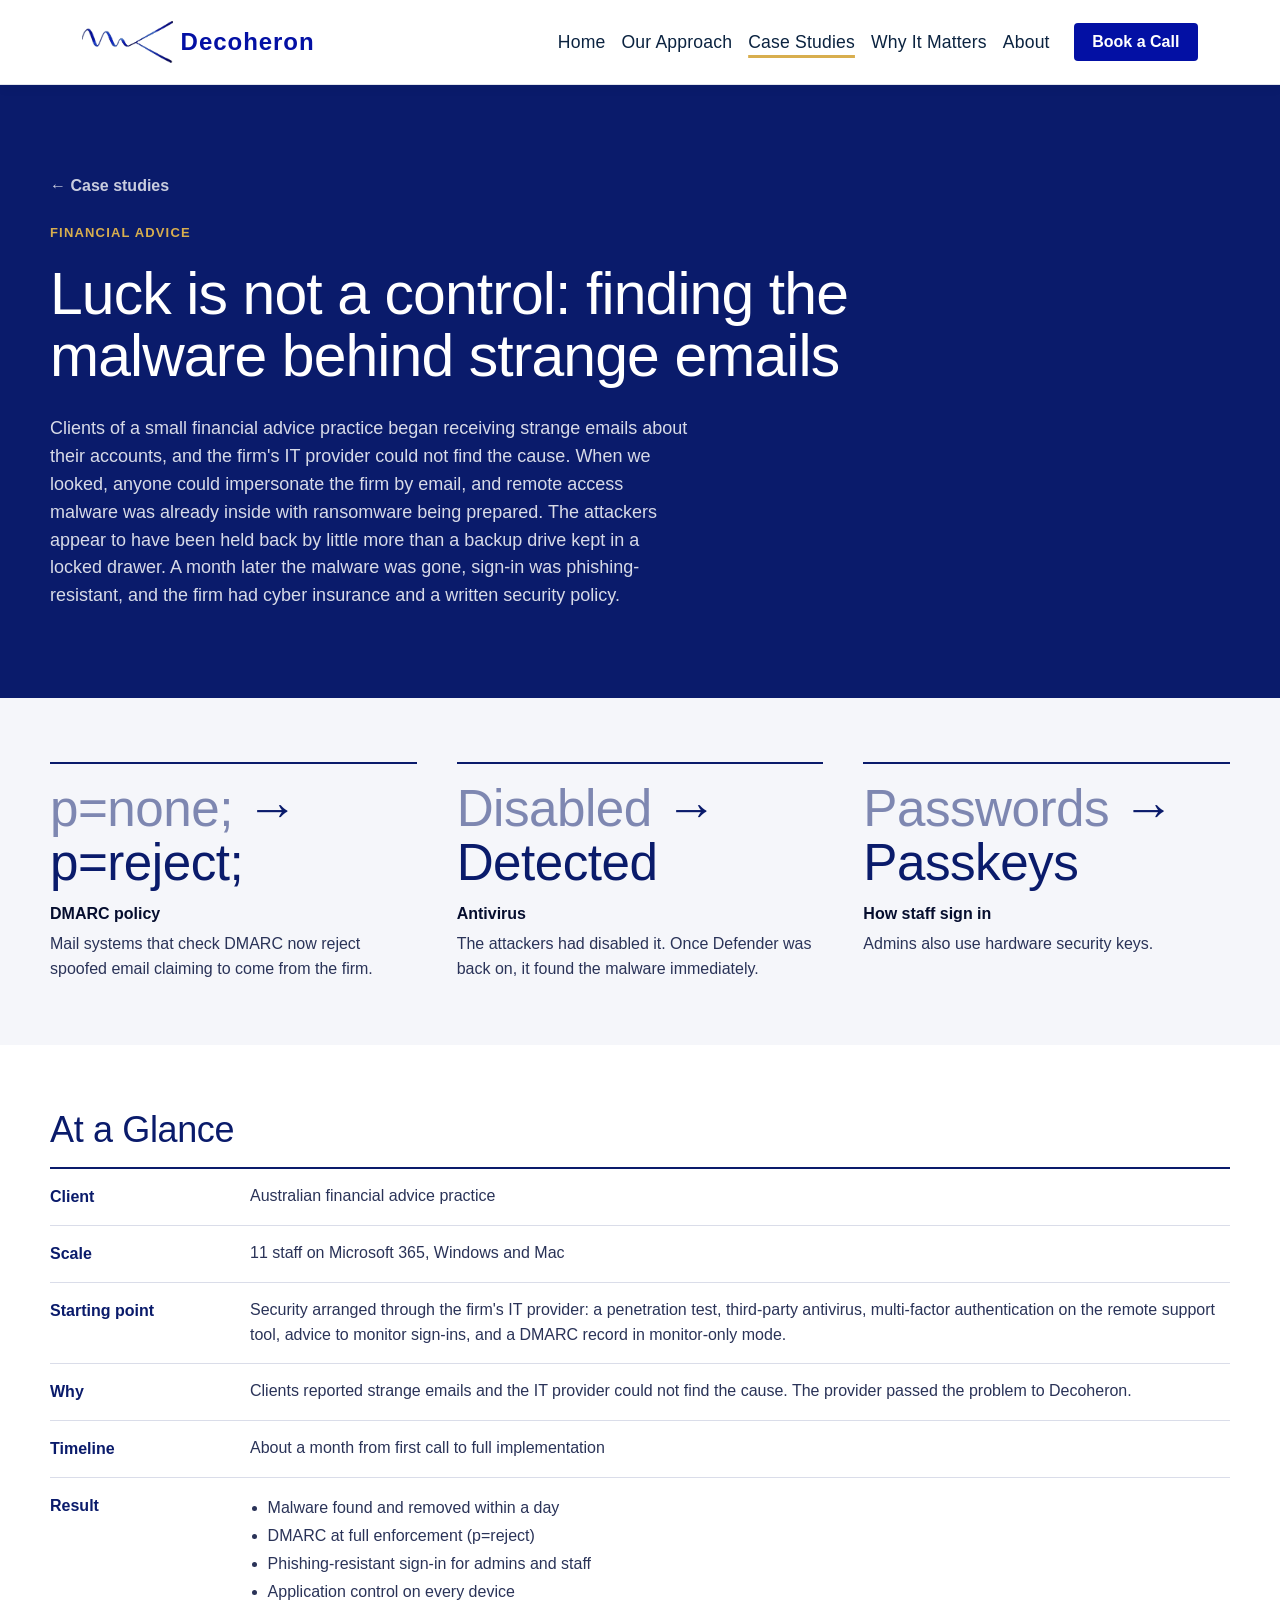
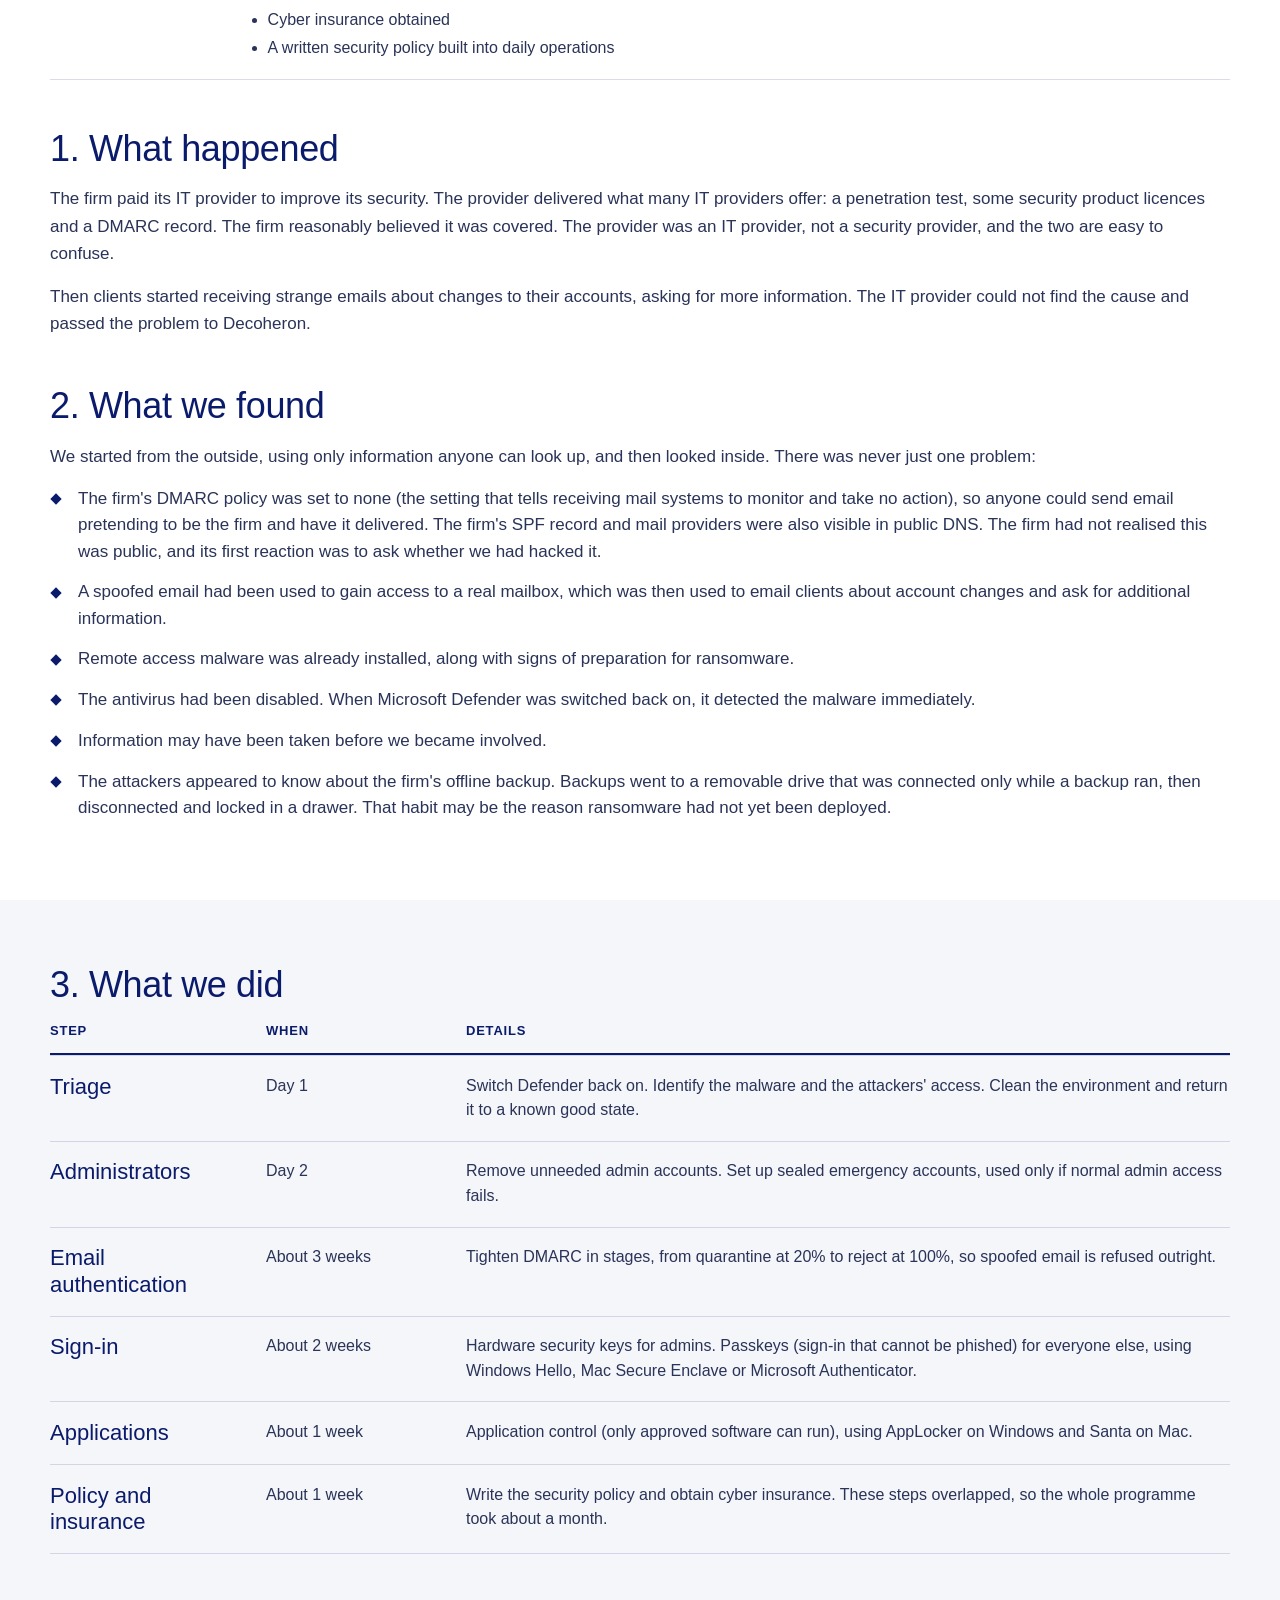
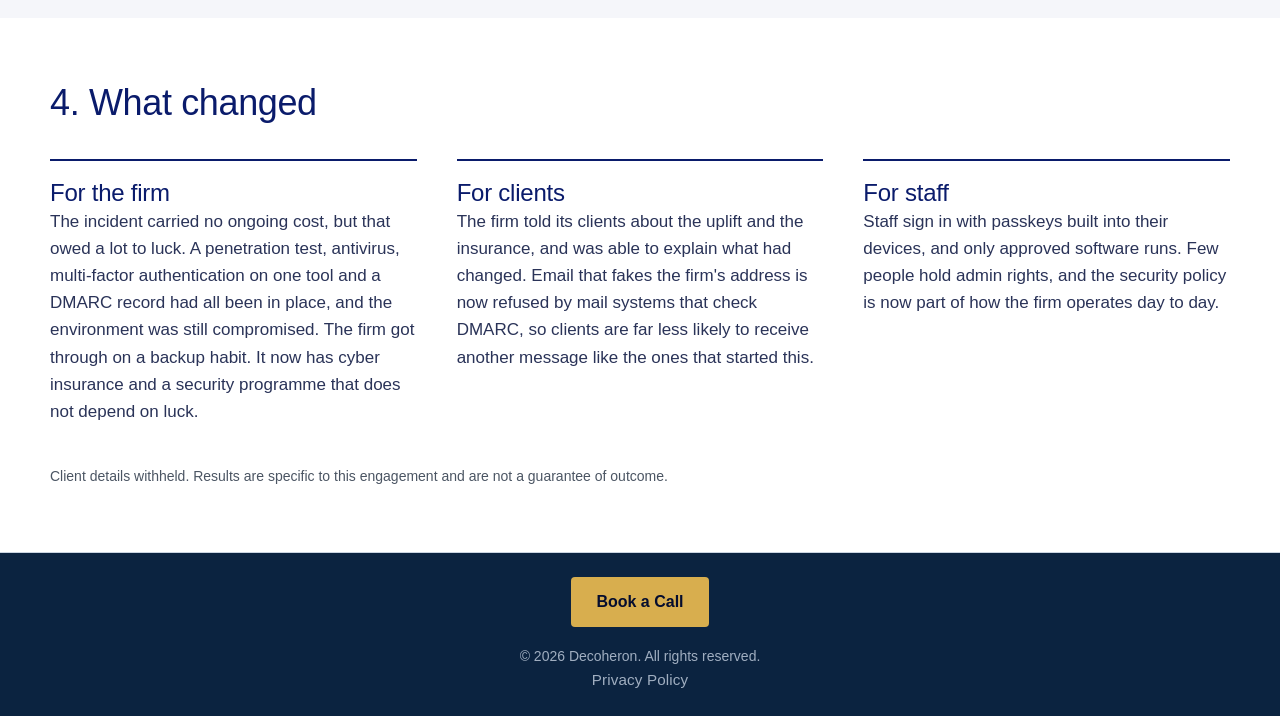
<file: case-studies/financial-advice-luck-is-not-a-control/index.html>
<!DOCTYPE html><html lang="en"><head><meta charset="UTF-8"><meta name="viewport" content="width=device-width, initial-scale=1.0"><title>Luck is not a control: finding the malware behind strange emails | Decoheron</title><meta charset="utf-8"><meta name="viewport" content="width=device-width, initial-scale=1, shrink-to-fit=no"><meta name="description" content="How a small financial advice practice found malware after clients received strange emails, and secured its environment in about a month. Luck is not a control."><meta name="author" content="info@decoheron.com"><title>Luck is not a control: finding the malware behind strange emails | Decoheron</title><link rel="icon" type="image/png" href="/favicon-96x96.png?v=20260821" sizes="96x96"><link rel="icon" type="image/svg+xml" href="/favicon.svg?v=20260821"><link rel="shortcut icon" href="/favicon.ico?v=20260821"><link rel="apple-touch-icon" sizes="180x180" href="/apple-touch-icon.png?v=20260821"><meta name="apple-mobile-web-app-title" content="Decoheron"><link rel="manifest" href="/site.webmanifest?v=20260821"><link rel="stylesheet" href="/assets/BaseLayout.BrkVrRqO.css"></head><body class="d-flex flex-column min-vh-100 bg-dark"><nav class="navbar navbar-expand-lg navbar-cream sticky-top py-3"><div class="container"><a class="navbar-brand d-flex align-items-center gap-2 fw-bold fs-4" href="/"><img src="/assets/d_logo.DapiBBcV_py7vU.webp" alt="Decoheron Logo" loading="eager" decoding="async" width="479" height="222" class="img-fluid dh-logo"><span>Decoheron</span></a><button class="navbar-toggler border-0" type="button" data-bs-toggle="collapse" data-bs-target="#navbarNav" aria-controls="navbarNav" aria-expanded="false" aria-label="Toggle navigation"><span class="navbar-toggler-icon"></span></button><div class="collapse navbar-collapse" id="navbarNav"><ul class="navbar-nav ms-auto align-items-lg-center"><li class="nav-item"><a class="nav-link" href="/">Home</a></li><!-- <li class="nav-item">
                    <a class:list={['nav-link', { active: pathname.startsWith('/liabilities') }]} aria-current={pathname.startsWith('/liabilities') ? 'page' : undefined} href="/industries">Industries</a>
                </li> --><li class="nav-item"><a class="nav-link" href="/solution">Our Approach</a></li><li class="nav-item"><a class="nav-link active" aria-current="page" href="/case-studies">Case Studies</a></li><li class="nav-item"><a class="nav-link" href="/liabilities">Why It Matters</a></li><li class="nav-item"><a class="nav-link" href="/about">About</a></li><!--                --><li class="nav-item navbar-cta"><a class="dh-btn dh-btn--nav" href="#briefing">Book a Call</a></li></ul></div></div></nav><main class="dh-grain"><section class="cs dh-hero dh-hero--compact"><div class="dh-wrap"><a href="/case-studies" class="dh-hero__back">&larr; Case studies</a><p class="dh-eyebrow">Financial advice</p><h1 class="dh-hero__title">Luck is not a control: finding the malware behind strange emails</h1><p class="dh-hero__lede">Clients of a small financial advice practice began receiving strange emails about their accounts, and the firm&#39;s IT provider could not find the cause. When we looked, anyone could impersonate the firm by email, and remote access malware was already inside with ransomware being prepared. The attackers appear to have been held back by little more than a backup drive kept in a locked drawer. A month later the malware was gone, sign-in was phishing-resistant, and the firm had cyber insurance and a written security policy.</p></div></section><section class="cs dh-section dh-section--compact dh-section--paper" aria-label="Results at a glance"><div class="dh-wrap dh-grid dh-grid--fit"><div class="dh-point"><p class="dh-figure"><span class="dh-figure__from">p=none;</span> <span aria-label="to">&rarr;</span> <br>p=reject;</p><p class="dh-point__label">DMARC policy</p><p class="dh-point__text">Mail systems that check DMARC now reject spoofed email claiming to come from the firm.</p></div><div class="dh-point"><p class="dh-figure"><span class="dh-figure__from">Disabled</span> <span aria-label="to">&rarr;</span> Detected</p><p class="dh-point__label">Antivirus</p><p class="dh-point__text">The attackers had disabled it. Once Defender was back on, it found the malware immediately.</p></div><div class="dh-point"><p class="dh-figure"><span class="dh-figure__from">Passwords</span> <span aria-label="to">&rarr;</span> Passkeys</p><p class="dh-point__label">How staff sign in</p><p class="dh-point__text">Admins also use hardware security keys.</p></div></div></section><section class="cs dh-section dh-section--compact"><div class="dh-wrap dh-stack"><section aria-labelledby="dh-glance"><h2 class="dh-h2 dh-h2--sm" id="dh-glance">At a Glance</h2><dl class="dh-glance"><div class="dh-glance__row"><dt>Client</dt><dd>Australian financial advice practice</dd></div><div class="dh-glance__row"><dt>Scale</dt><dd>11 staff on Microsoft 365, Windows and Mac</dd></div><div class="dh-glance__row"><dt>Starting point</dt><dd>Security arranged through the firm&#39;s IT provider: a penetration test, third-party antivirus, multi-factor authentication on the remote support tool, advice to monitor sign-ins, and a DMARC record in monitor-only mode.</dd></div><div class="dh-glance__row"><dt>Why</dt><dd>Clients reported strange emails and the IT provider could not find the cause. The provider passed the problem to Decoheron.</dd></div><div class="dh-glance__row"><dt>Timeline</dt><dd>About a month from first call to full implementation</dd></div><div class="dh-glance__row"><dt>Result</dt><dd><ul class="dh-list"><li>Malware found and removed within a day</li><li>DMARC at full enforcement (p=reject)</li><li>Phishing-resistant sign-in for admins and staff</li><li>Application control on every device</li><li>Cyber insurance obtained</li><li>A written security policy built into daily operations</li></ul></dd></div></dl></section><section aria-labelledby="cs-background"><h2 class="dh-h2 dh-h2--sm" id="cs-background">1. What happened</h2><p class="dh-body dh-body--flow">The firm paid its IT provider to improve its security. The provider delivered what many IT providers offer: a penetration test, some security product licences and a DMARC record. The firm reasonably believed it was covered. The provider was an IT provider, not a security provider, and the two are easy to confuse.</p><p class="dh-body dh-body--flow">Then clients started receiving strange emails about changes to their accounts, asking for more information. The IT provider could not find the cause and passed the problem to Decoheron.</p></section><section aria-labelledby="dh-findings"><h2 class="dh-h2 dh-h2--sm" id="dh-findings">2. What we found</h2><p class="dh-body dh-body--flow">We started from the outside, using only information anyone can look up, and then looked inside. There was never just one problem:</p><ul class="dh-findings"><li>The firm&#39;s DMARC policy was set to none (the setting that tells receiving mail systems to monitor and take no action), so anyone could send email pretending to be the firm and have it delivered. The firm&#39;s SPF record and mail providers were also visible in public DNS. The firm had not realised this was public, and its first reaction was to ask whether we had hacked it.</li><li>A spoofed email had been used to gain access to a real mailbox, which was then used to email clients about account changes and ask for additional information.</li><li>Remote access malware was already installed, along with signs of preparation for ransomware.</li><li>The antivirus had been disabled. When Microsoft Defender was switched back on, it detected the malware immediately.</li><li>Information may have been taken before we became involved.</li><li>The attackers appeared to know about the firm&#39;s offline backup. Backups went to a removable drive that was connected only while a backup ran, then disconnected and locked in a drawer. That habit may be the reason ransomware had not yet been deployed.</li></ul></section></div></section><section class="cs dh-section dh-section--compact dh-section--paper" aria-labelledby="cs-method"><div class="dh-wrap"><h2 class="dh-h2 dh-h2--sm" id="cs-method">3. What we did</h2><div class="cs-table" role="table"><div class="dh-rows__head" role="row"><div role="columnheader">Step</div><div role="columnheader">When</div><div role="columnheader">Details</div></div><div class="dh-rows__row" role="row"><div class="cs-cell dh-rows__lead" role="cell"><span class="dh-rows__label" aria-hidden="true">Step</span>Triage</div><div class="cs-cell" role="cell"><span class="dh-rows__label" aria-hidden="true">When</span>Day 1</div><div class="cs-cell" role="cell"><span class="dh-rows__label" aria-hidden="true">Details</span>Switch Defender back on. Identify the malware and the attackers&#39; access. Clean the environment and return it to a known good state.</div></div><div class="dh-rows__row" role="row"><div class="cs-cell dh-rows__lead" role="cell"><span class="dh-rows__label" aria-hidden="true">Step</span>Administrators</div><div class="cs-cell" role="cell"><span class="dh-rows__label" aria-hidden="true">When</span>Day 2</div><div class="cs-cell" role="cell"><span class="dh-rows__label" aria-hidden="true">Details</span>Remove unneeded admin accounts. Set up sealed emergency accounts, used only if normal admin access fails.</div></div><div class="dh-rows__row" role="row"><div class="cs-cell dh-rows__lead" role="cell"><span class="dh-rows__label" aria-hidden="true">Step</span>Email authentication</div><div class="cs-cell" role="cell"><span class="dh-rows__label" aria-hidden="true">When</span>About 3 weeks</div><div class="cs-cell" role="cell"><span class="dh-rows__label" aria-hidden="true">Details</span>Tighten DMARC in stages, from quarantine at 20% to reject at 100%, so spoofed email is refused outright.</div></div><div class="dh-rows__row" role="row"><div class="cs-cell dh-rows__lead" role="cell"><span class="dh-rows__label" aria-hidden="true">Step</span>Sign-in</div><div class="cs-cell" role="cell"><span class="dh-rows__label" aria-hidden="true">When</span>About 2 weeks</div><div class="cs-cell" role="cell"><span class="dh-rows__label" aria-hidden="true">Details</span>Hardware security keys for admins. Passkeys (sign-in that cannot be phished) for everyone else, using Windows Hello, Mac Secure Enclave or Microsoft Authenticator.</div></div><div class="dh-rows__row" role="row"><div class="cs-cell dh-rows__lead" role="cell"><span class="dh-rows__label" aria-hidden="true">Step</span>Applications</div><div class="cs-cell" role="cell"><span class="dh-rows__label" aria-hidden="true">When</span>About 1 week</div><div class="cs-cell" role="cell"><span class="dh-rows__label" aria-hidden="true">Details</span>Application control (only approved software can run), using AppLocker on Windows and Santa on Mac.</div></div><div class="dh-rows__row" role="row"><div class="cs-cell dh-rows__lead" role="cell"><span class="dh-rows__label" aria-hidden="true">Step</span>Policy and insurance</div><div class="cs-cell" role="cell"><span class="dh-rows__label" aria-hidden="true">When</span>About 1 week</div><div class="cs-cell" role="cell"><span class="dh-rows__label" aria-hidden="true">Details</span>Write the security policy and obtain cyber insurance. These steps overlapped, so the whole programme took about a month.</div></div></div></div></section><section class="cs dh-section dh-section--compact" aria-labelledby="cs-result"><div class="dh-wrap"><h2 class="dh-h2 dh-h2--sm" id="cs-result">4. What changed</h2><div class="dh-grid dh-grid--fit dh-grid--spaced"><div class="dh-point"><h3 class="dh-h3">For the firm</h3><p class="dh-body dh-body--flow">The incident carried no ongoing cost, but that owed a lot to luck. A penetration test, antivirus, multi-factor authentication on one tool and a DMARC record had all been in place, and the environment was still compromised. The firm got through on a backup habit. It now has cyber insurance and a security programme that does not depend on luck.</p></div><div class="dh-point"><h3 class="dh-h3">For clients</h3><p class="dh-body dh-body--flow">The firm told its clients about the uplift and the insurance, and was able to explain what had changed. Email that fakes the firm&#39;s address is now refused by mail systems that check DMARC, so clients are far less likely to receive another message like the ones that started this.</p></div><div class="dh-point"><h3 class="dh-h3">For staff</h3><p class="dh-body dh-body--flow">Staff sign in with passkeys built into their devices, and only approved software runs. Few people hold admin rights, and the security policy is now part of how the firm operates day to day.</p></div></div><p class="dh-disclaimer">Client details withheld. Results are specific to this engagement and are not a guarantee of outcome.</p></div></section><section id="briefing" class="py-5 bg-dark text-white" style="display: none;"><div class="container py-4"><div class="row justify-content-center"><div class="col-lg-8 text-center"><h2 class="mb-3">Request a Discussion</h2><p class="text-subtle-light mb-4">Let's discuss how your current posture measures up against legal obligations, insurance mandates, and core controls.</p><div id="form-result" class="mb-4 d-none"></div><form id="briefing-form" class="row g-3 text-start"><input type="hidden" name="access_key" value="e4e88509-f505-4f2e-a630-6c46a250e380"><input type="hidden" name="subject" value="New Discussion Request"><input type="checkbox" name="botcheck" class="d-none" style="display: none;"><div class="col-md-6"><label for="name" class="form-label">Name</label><input type="text" name="name" class="form-control" id="name" autocomplete="name" placeholder="John Doe" required></div><div class="col-md-6"><label for="email" class="form-label">Email</label><input type="email" name="email" class="form-control" id="email" autocomplete="email" placeholder="john@company.com" required></div><div class="col-12"><label for="company" class="form-label">Company</label><input type="text" name="company" class="form-control" id="company" autocomplete="organisation" placeholder="Company Name"></div><div class="col-12"><label for="notes" class="form-label">Areas of Concern (Optional - Do not include confidential information)</label><textarea name="message" class="form-control" id="notes" rows="3" placeholder="e.g., Cyber insurance requirements"></textarea></div><div class="col-12 text-center mt-4"><button type="submit" id="submit-btn" class="btn btn-primary btn-lg px-5">Submit</button></div></form></div></div></div></section><script type="module">var e=document.getElementById(`briefing-form`),t=document.getElementById(`form-result`),n=document.getElementById(`submit-btn`);e&&e.addEventListener(`submit`,function(r){r.preventDefault(),n.disabled=!0,n.innerHTML=`Sending...`;let i=new FormData(e),a=Object.fromEntries(i),o=JSON.stringify(a);fetch(`https://api.web3forms.com/submit`,{method:`POST`,headers:{"Content-Type":`application/json`,Accept:`application/json`},body:o}).then(async n=>{let r=await n.json();n.status==200?(t.className=`alert alert-success`,t.innerHTML=`Thank you. Your discussion request has been received. We will be in touch shortly.`,e.reset(),e.classList.add(`d-none`)):(t.className=`alert alert-danger`,t.innerHTML=r.message||`Something went wrong. Please try again.`)}).catch(()=>{t.className=`alert alert-danger`,t.innerHTML=`Unable to submit form. Please check your network connection.`}).finally(()=>{t.classList.remove(`d-none`),n.disabled=!1,n.innerHTML=`Book a Discussion`})});</script><script type="module">var e=document.querySelectorAll(`a[href="#briefing"]`),t=document.getElementById(`briefing`);t&&e.forEach(e=>{e.addEventListener(`click`,()=>{t.style.display=`block`,t.scrollIntoView({behavior:`smooth`})})});</script></main><footer class="py-4 bg-dark text-white border-top bs-secondary"><div class="container text-center"><div class="dh-cta__inner"><a href="#briefing" class="dh-btn dh-btn--primary">Book a Call</a></div><small class="text-subtle-light">&copy; 2026 Decoheron. All rights reserved.<a class="nav-link" href="/privacy">Privacy Policy</a></small></div></footer><script type="module" src="/assets/BaseLayout.astro_astro_type_script_index_0_lang.DYXKPJEf.js"></script></body></html>
</file>
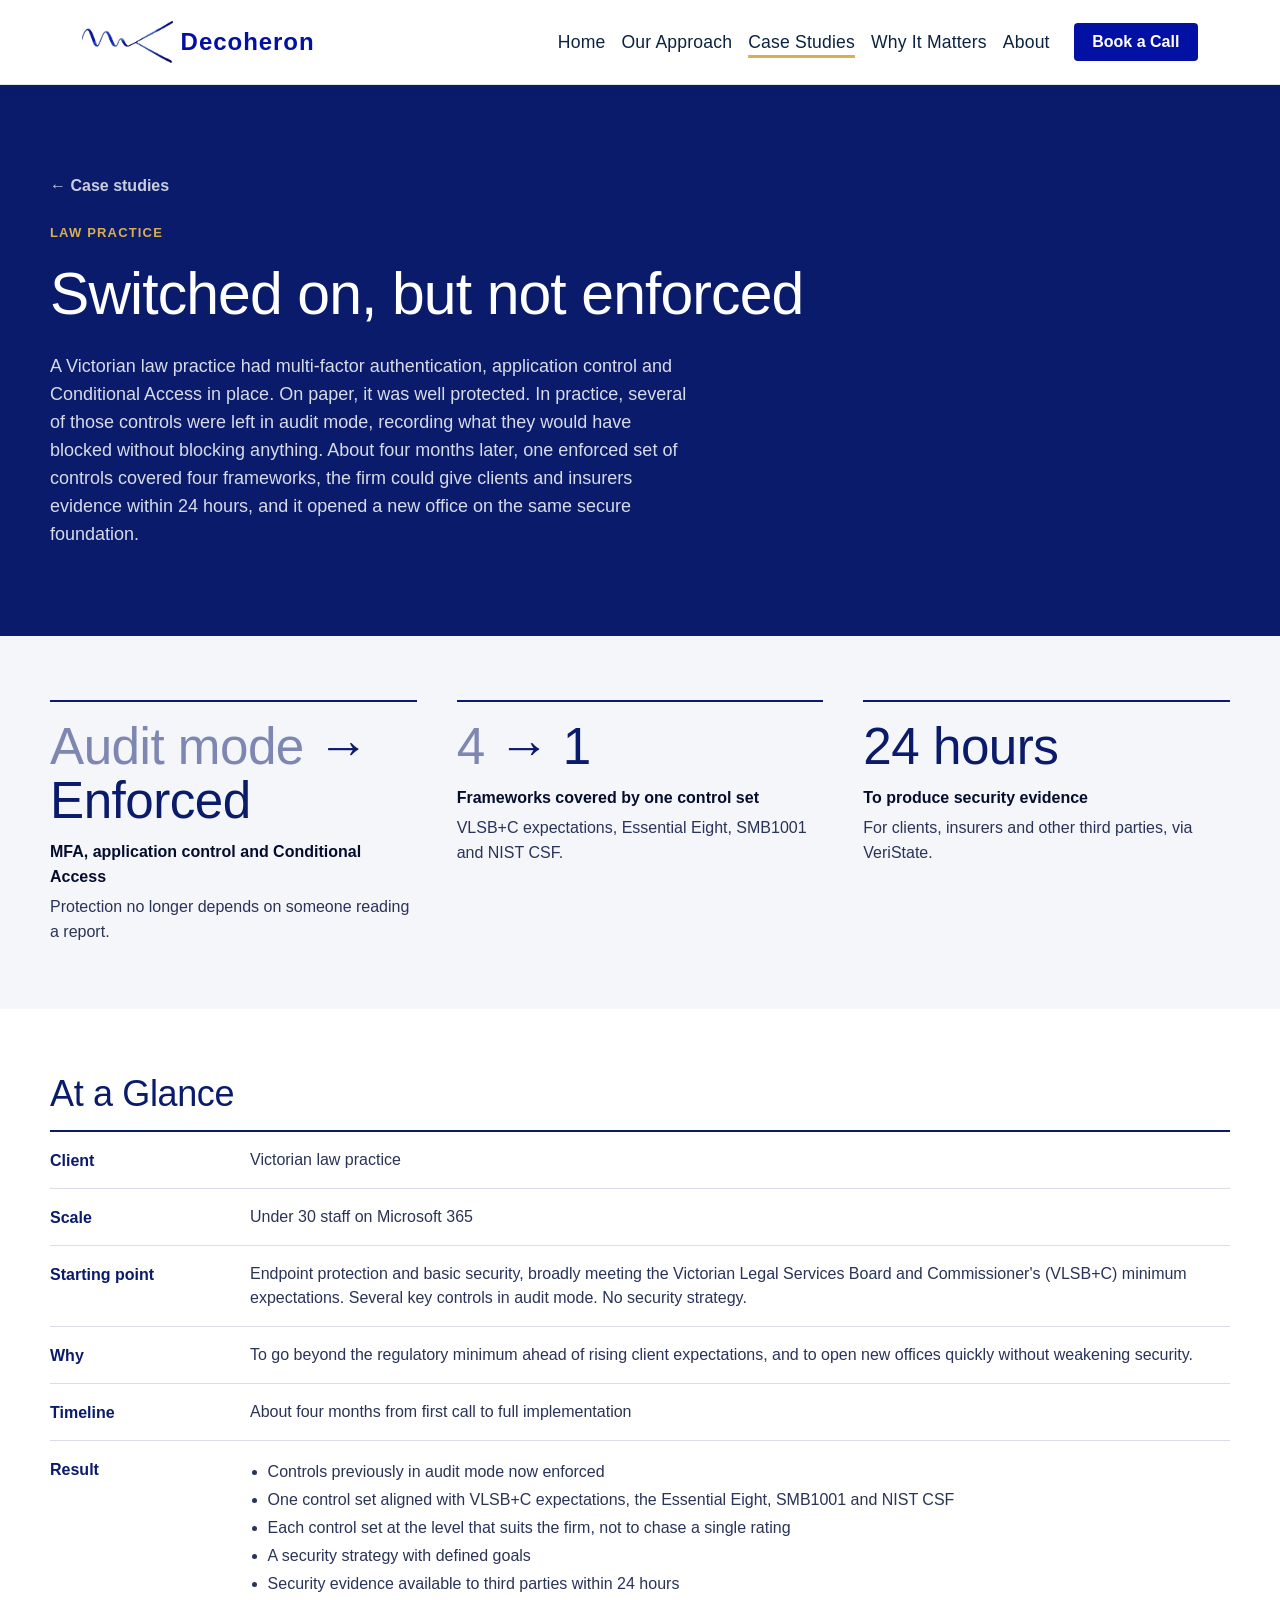
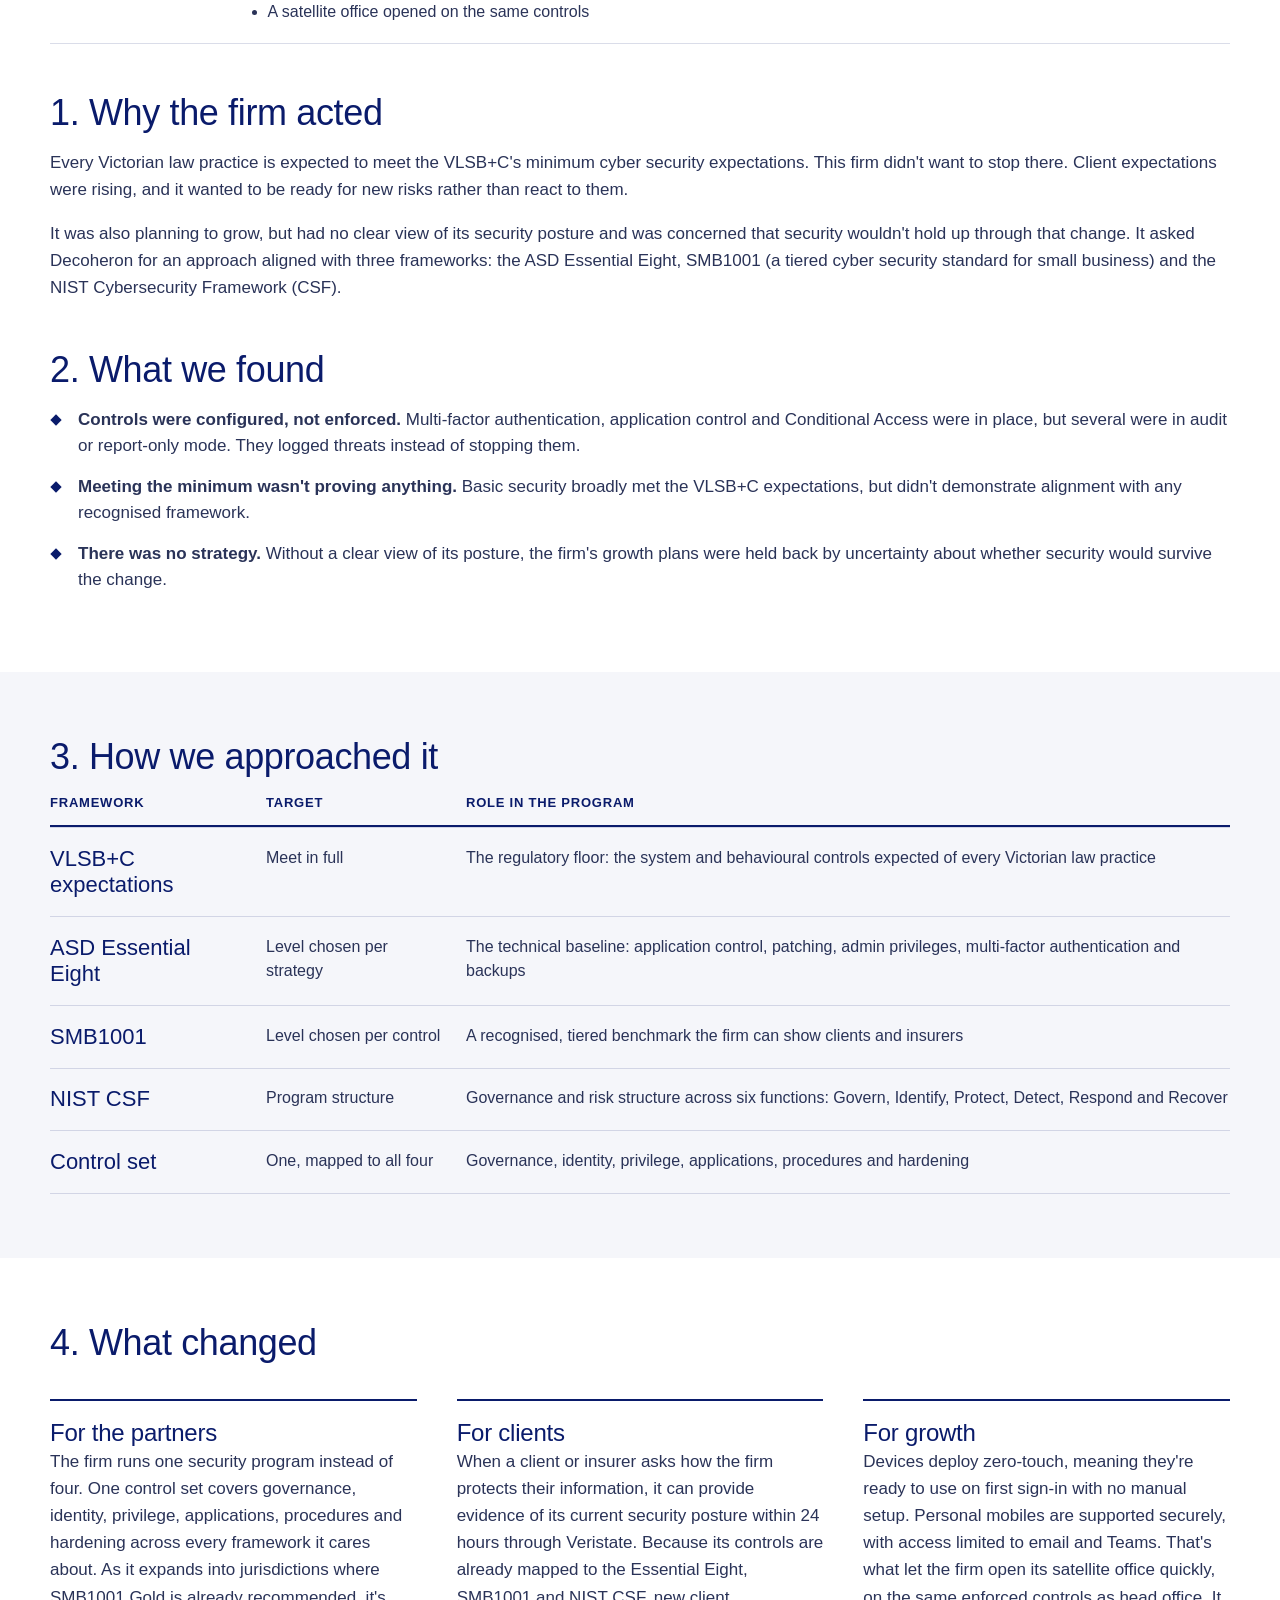
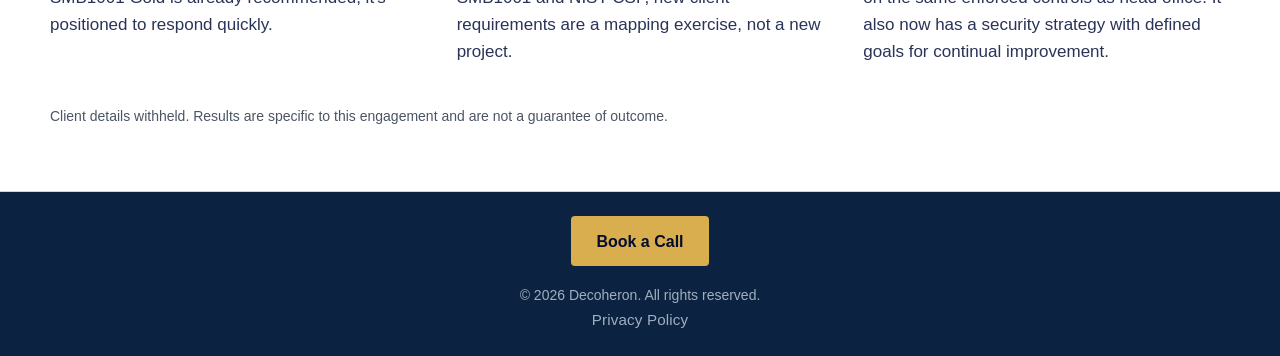
<file: case-studies/law-practice-ready-for-what-comes-next/index.html>
<!DOCTYPE html><html lang="en"><head><meta charset="UTF-8"><meta name="viewport" content="width=device-width, initial-scale=1.0"><title>Switched on, but not enforced | Decoheron</title><meta charset="utf-8"><meta name="viewport" content="width=device-width, initial-scale=1, shrink-to-fit=no"><meta name="description" content="How a Victorian law practice moved from controls left in audit mode to one enforced control set covering VLSB+C expectations, the Essential Eight, SMB1001 and NIST CSF."><meta name="author" content="info@decoheron.com"><title>Switched on, but not enforced | Decoheron</title><link rel="icon" type="image/png" href="/favicon-96x96.png?v=20260821" sizes="96x96"><link rel="icon" type="image/svg+xml" href="/favicon.svg?v=20260821"><link rel="shortcut icon" href="/favicon.ico?v=20260821"><link rel="apple-touch-icon" sizes="180x180" href="/apple-touch-icon.png?v=20260821"><meta name="apple-mobile-web-app-title" content="Decoheron"><link rel="manifest" href="/site.webmanifest?v=20260821"><link rel="stylesheet" href="/assets/BaseLayout.BrkVrRqO.css"></head><body class="d-flex flex-column min-vh-100 bg-dark"><nav class="navbar navbar-expand-lg navbar-cream sticky-top py-3"><div class="container"><a class="navbar-brand d-flex align-items-center gap-2 fw-bold fs-4" href="/"><img src="/assets/d_logo.DapiBBcV_py7vU.webp" alt="Decoheron Logo" loading="eager" decoding="async" width="479" height="222" class="img-fluid dh-logo"><span>Decoheron</span></a><button class="navbar-toggler border-0" type="button" data-bs-toggle="collapse" data-bs-target="#navbarNav" aria-controls="navbarNav" aria-expanded="false" aria-label="Toggle navigation"><span class="navbar-toggler-icon"></span></button><div class="collapse navbar-collapse" id="navbarNav"><ul class="navbar-nav ms-auto align-items-lg-center"><li class="nav-item"><a class="nav-link" href="/">Home</a></li><!-- <li class="nav-item">
                    <a class:list={['nav-link', { active: pathname.startsWith('/liabilities') }]} aria-current={pathname.startsWith('/liabilities') ? 'page' : undefined} href="/industries">Industries</a>
                </li> --><li class="nav-item"><a class="nav-link" href="/solution">Our Approach</a></li><li class="nav-item"><a class="nav-link active" aria-current="page" href="/case-studies">Case Studies</a></li><li class="nav-item"><a class="nav-link" href="/liabilities">Why It Matters</a></li><li class="nav-item"><a class="nav-link" href="/about">About</a></li><!--                --><li class="nav-item navbar-cta"><a class="dh-btn dh-btn--nav" href="#briefing">Book a Call</a></li></ul></div></div></nav><main class="dh-grain"><section class="cs dh-hero dh-hero--compact"><div class="dh-wrap"><a href="/case-studies" class="dh-hero__back">&larr; Case studies</a><p class="dh-eyebrow">Law practice</p><h1 class="dh-hero__title">Switched on, but not enforced</h1><p class="dh-hero__lede">A Victorian law practice had multi-factor authentication, application control and Conditional Access in place. On paper, it was well protected. In practice, several of those controls were left in audit mode, recording what they would have blocked without blocking anything. About four months later, one enforced set of controls covered four frameworks, the firm could give clients and insurers evidence within 24 hours, and it opened a new office on the same secure foundation.</p></div></section><section class="cs dh-section dh-section--compact dh-section--paper" aria-label="Results at a glance"><div class="dh-wrap dh-grid dh-grid--fit"><div class="dh-point"><p class="dh-figure"><span class="dh-figure__from">Audit mode</span> <span aria-label="to">&rarr;</span> Enforced</p><p class="dh-point__label">MFA, application control and Conditional Access</p><p class="dh-point__text">Protection no longer depends on someone reading a report.</p></div><div class="dh-point"><p class="dh-figure"><span class="dh-figure__from">4</span> <span aria-label="to">&rarr;</span> 1</p><p class="dh-point__label">Frameworks covered by one control set</p><p class="dh-point__text">VLSB+C expectations, Essential Eight, SMB1001 and NIST CSF.</p></div><div class="dh-point"><p class="dh-figure">24 hours</p><p class="dh-point__label">To produce security evidence</p><p class="dh-point__text">For clients, insurers and other third parties, via VeriState.</p></div></div></section><section class="cs dh-section dh-section--compact"><div class="dh-wrap dh-stack"><section aria-labelledby="dh-glance"><h2 class="dh-h2 dh-h2--sm" id="dh-glance">At a Glance</h2><dl class="dh-glance"><div class="dh-glance__row"><dt>Client</dt><dd>Victorian law practice</dd></div><div class="dh-glance__row"><dt>Scale</dt><dd>Under 30 staff on Microsoft 365</dd></div><div class="dh-glance__row"><dt>Starting point</dt><dd>Endpoint protection and basic security, broadly meeting the Victorian Legal Services Board and Commissioner&#39;s (VLSB+C) minimum expectations. Several key controls in audit mode. No security strategy.</dd></div><div class="dh-glance__row"><dt>Why</dt><dd>To go beyond the regulatory minimum ahead of rising client expectations, and to open new offices quickly without weakening security.</dd></div><div class="dh-glance__row"><dt>Timeline</dt><dd>About four months from first call to full implementation</dd></div><div class="dh-glance__row"><dt>Result</dt><dd><ul class="dh-list"><li>Controls previously in audit mode now enforced</li><li>One control set aligned with VLSB+C expectations, the Essential Eight, SMB1001 and NIST CSF</li><li>Each control set at the level that suits the firm, not to chase a single rating</li><li>A security strategy with defined goals</li><li>Security evidence available to third parties within 24 hours</li><li>A satellite office opened on the same controls</li></ul></dd></div></dl></section><section aria-labelledby="cs-background"><h2 class="dh-h2 dh-h2--sm" id="cs-background">1. Why the firm acted</h2><p class="dh-body dh-body--flow">Every Victorian law practice is expected to meet the VLSB+C&#39;s minimum cyber security expectations. This firm didn&#39;t want to stop there. Client expectations were rising, and it wanted to be ready for new risks rather than react to them.</p><p class="dh-body dh-body--flow">It was also planning to grow, but had no clear view of its security posture and was concerned that security wouldn&#39;t hold up through that change. It asked Decoheron for an approach aligned with three frameworks: the ASD Essential Eight, SMB1001 (a tiered cyber security standard for small business) and the NIST Cybersecurity Framework (CSF).</p></section><section aria-labelledby="dh-findings"><h2 class="dh-h2 dh-h2--sm" id="dh-findings">2. What we found</h2><ul class="dh-findings"><li><strong>Controls were configured, not enforced.</strong> Multi-factor authentication, application control and Conditional Access were in place, but several were in audit or report-only mode. They logged threats instead of stopping them.</li><li><strong>Meeting the minimum wasn&#39;t proving anything.</strong> Basic security broadly met the VLSB+C expectations, but didn&#39;t demonstrate alignment with any recognised framework.</li><li><strong>There was no strategy.</strong> Without a clear view of its posture, the firm&#39;s growth plans were held back by uncertainty about whether security would survive the change.</li></ul></section></div></section><section class="cs dh-section dh-section--compact dh-section--paper" aria-labelledby="cs-method"><div class="dh-wrap"><h2 class="dh-h2 dh-h2--sm" id="cs-method">3. How we approached it</h2><div class="cs-table" role="table"><div class="dh-rows__head" role="row"><div role="columnheader">Framework</div><div role="columnheader">Target</div><div role="columnheader">Role in the program</div></div><div class="dh-rows__row" role="row"><div class="cs-cell dh-rows__lead" role="cell"><span class="dh-rows__label" aria-hidden="true">Framework</span>VLSB+C expectations</div><div class="cs-cell" role="cell"><span class="dh-rows__label" aria-hidden="true">Target</span>Meet in full</div><div class="cs-cell" role="cell"><span class="dh-rows__label" aria-hidden="true">Role in the program</span>The regulatory floor: the system and behavioural controls expected of every Victorian law practice</div></div><div class="dh-rows__row" role="row"><div class="cs-cell dh-rows__lead" role="cell"><span class="dh-rows__label" aria-hidden="true">Framework</span>ASD Essential Eight</div><div class="cs-cell" role="cell"><span class="dh-rows__label" aria-hidden="true">Target</span>Level chosen per strategy</div><div class="cs-cell" role="cell"><span class="dh-rows__label" aria-hidden="true">Role in the program</span>The technical baseline: application control, patching, admin privileges, multi-factor authentication and backups</div></div><div class="dh-rows__row" role="row"><div class="cs-cell dh-rows__lead" role="cell"><span class="dh-rows__label" aria-hidden="true">Framework</span>SMB1001</div><div class="cs-cell" role="cell"><span class="dh-rows__label" aria-hidden="true">Target</span>Level chosen per control</div><div class="cs-cell" role="cell"><span class="dh-rows__label" aria-hidden="true">Role in the program</span>A recognised, tiered benchmark the firm can show clients and insurers</div></div><div class="dh-rows__row" role="row"><div class="cs-cell dh-rows__lead" role="cell"><span class="dh-rows__label" aria-hidden="true">Framework</span>NIST CSF</div><div class="cs-cell" role="cell"><span class="dh-rows__label" aria-hidden="true">Target</span>Program structure</div><div class="cs-cell" role="cell"><span class="dh-rows__label" aria-hidden="true">Role in the program</span>Governance and risk structure across six functions: Govern, Identify, Protect, Detect, Respond and Recover</div></div><div class="dh-rows__row" role="row"><div class="cs-cell dh-rows__lead" role="cell"><span class="dh-rows__label" aria-hidden="true">Framework</span>Control set</div><div class="cs-cell" role="cell"><span class="dh-rows__label" aria-hidden="true">Target</span>One, mapped to all four</div><div class="cs-cell" role="cell"><span class="dh-rows__label" aria-hidden="true">Role in the program</span>Governance, identity, privilege, applications, procedures and hardening</div></div></div></div></section><section class="cs dh-section dh-section--compact" aria-labelledby="cs-result"><div class="dh-wrap"><h2 class="dh-h2 dh-h2--sm" id="cs-result">4. What changed</h2><div class="dh-grid dh-grid--fit dh-grid--spaced"><div class="dh-point"><h3 class="dh-h3">For the partners</h3><p class="dh-body dh-body--flow">The firm runs one security program instead of four. One control set covers governance, identity, privilege, applications, procedures and hardening across every framework it cares about. As it expands into jurisdictions where SMB1001 Gold is already recommended, it&#39;s positioned to respond quickly.</p></div><div class="dh-point"><h3 class="dh-h3">For clients</h3><p class="dh-body dh-body--flow">When a client or insurer asks how the firm protects their information, it can provide evidence of its current security posture within 24 hours through Veristate. Because its controls are already mapped to the Essential Eight, SMB1001 and NIST CSF, new client requirements are a mapping exercise, not a new project.</p></div><div class="dh-point"><h3 class="dh-h3">For growth</h3><p class="dh-body dh-body--flow">Devices deploy zero-touch, meaning they&#39;re ready to use on first sign-in with no manual setup. Personal mobiles are supported securely, with access limited to email and Teams. That&#39;s what let the firm open its satellite office quickly, on the same enforced controls as head office. It also now has a security strategy with defined goals for continual improvement.</p></div></div><p class="dh-disclaimer">Client details withheld. Results are specific to this engagement and are not a guarantee of outcome.</p></div></section><section id="briefing" class="py-5 bg-dark text-white" style="display: none;"><div class="container py-4"><div class="row justify-content-center"><div class="col-lg-8 text-center"><h2 class="mb-3">Request a Discussion</h2><p class="text-subtle-light mb-4">Let's discuss how your current posture measures up against legal obligations, insurance mandates, and core controls.</p><div id="form-result" class="mb-4 d-none"></div><form id="briefing-form" class="row g-3 text-start"><input type="hidden" name="access_key" value="e4e88509-f505-4f2e-a630-6c46a250e380"><input type="hidden" name="subject" value="New Discussion Request"><input type="checkbox" name="botcheck" class="d-none" style="display: none;"><div class="col-md-6"><label for="name" class="form-label">Name</label><input type="text" name="name" class="form-control" id="name" autocomplete="name" placeholder="John Doe" required></div><div class="col-md-6"><label for="email" class="form-label">Email</label><input type="email" name="email" class="form-control" id="email" autocomplete="email" placeholder="john@company.com" required></div><div class="col-12"><label for="company" class="form-label">Company</label><input type="text" name="company" class="form-control" id="company" autocomplete="organisation" placeholder="Company Name"></div><div class="col-12"><label for="notes" class="form-label">Areas of Concern (Optional - Do not include confidential information)</label><textarea name="message" class="form-control" id="notes" rows="3" placeholder="e.g., Cyber insurance requirements"></textarea></div><div class="col-12 text-center mt-4"><button type="submit" id="submit-btn" class="btn btn-primary btn-lg px-5">Submit</button></div></form></div></div></div></section><script type="module">var e=document.getElementById(`briefing-form`),t=document.getElementById(`form-result`),n=document.getElementById(`submit-btn`);e&&e.addEventListener(`submit`,function(r){r.preventDefault(),n.disabled=!0,n.innerHTML=`Sending...`;let i=new FormData(e),a=Object.fromEntries(i),o=JSON.stringify(a);fetch(`https://api.web3forms.com/submit`,{method:`POST`,headers:{"Content-Type":`application/json`,Accept:`application/json`},body:o}).then(async n=>{let r=await n.json();n.status==200?(t.className=`alert alert-success`,t.innerHTML=`Thank you. Your discussion request has been received. We will be in touch shortly.`,e.reset(),e.classList.add(`d-none`)):(t.className=`alert alert-danger`,t.innerHTML=r.message||`Something went wrong. Please try again.`)}).catch(()=>{t.className=`alert alert-danger`,t.innerHTML=`Unable to submit form. Please check your network connection.`}).finally(()=>{t.classList.remove(`d-none`),n.disabled=!1,n.innerHTML=`Book a Discussion`})});</script><script type="module">var e=document.querySelectorAll(`a[href="#briefing"]`),t=document.getElementById(`briefing`);t&&e.forEach(e=>{e.addEventListener(`click`,()=>{t.style.display=`block`,t.scrollIntoView({behavior:`smooth`})})});</script></main><footer class="py-4 bg-dark text-white border-top bs-secondary"><div class="container text-center"><div class="dh-cta__inner"><a href="#briefing" class="dh-btn dh-btn--primary">Book a Call</a></div><small class="text-subtle-light">&copy; 2026 Decoheron. All rights reserved.<a class="nav-link" href="/privacy">Privacy Policy</a></small></div></footer><script type="module" src="/assets/BaseLayout.astro_astro_type_script_index_0_lang.DYXKPJEf.js"></script></body></html>
</file>
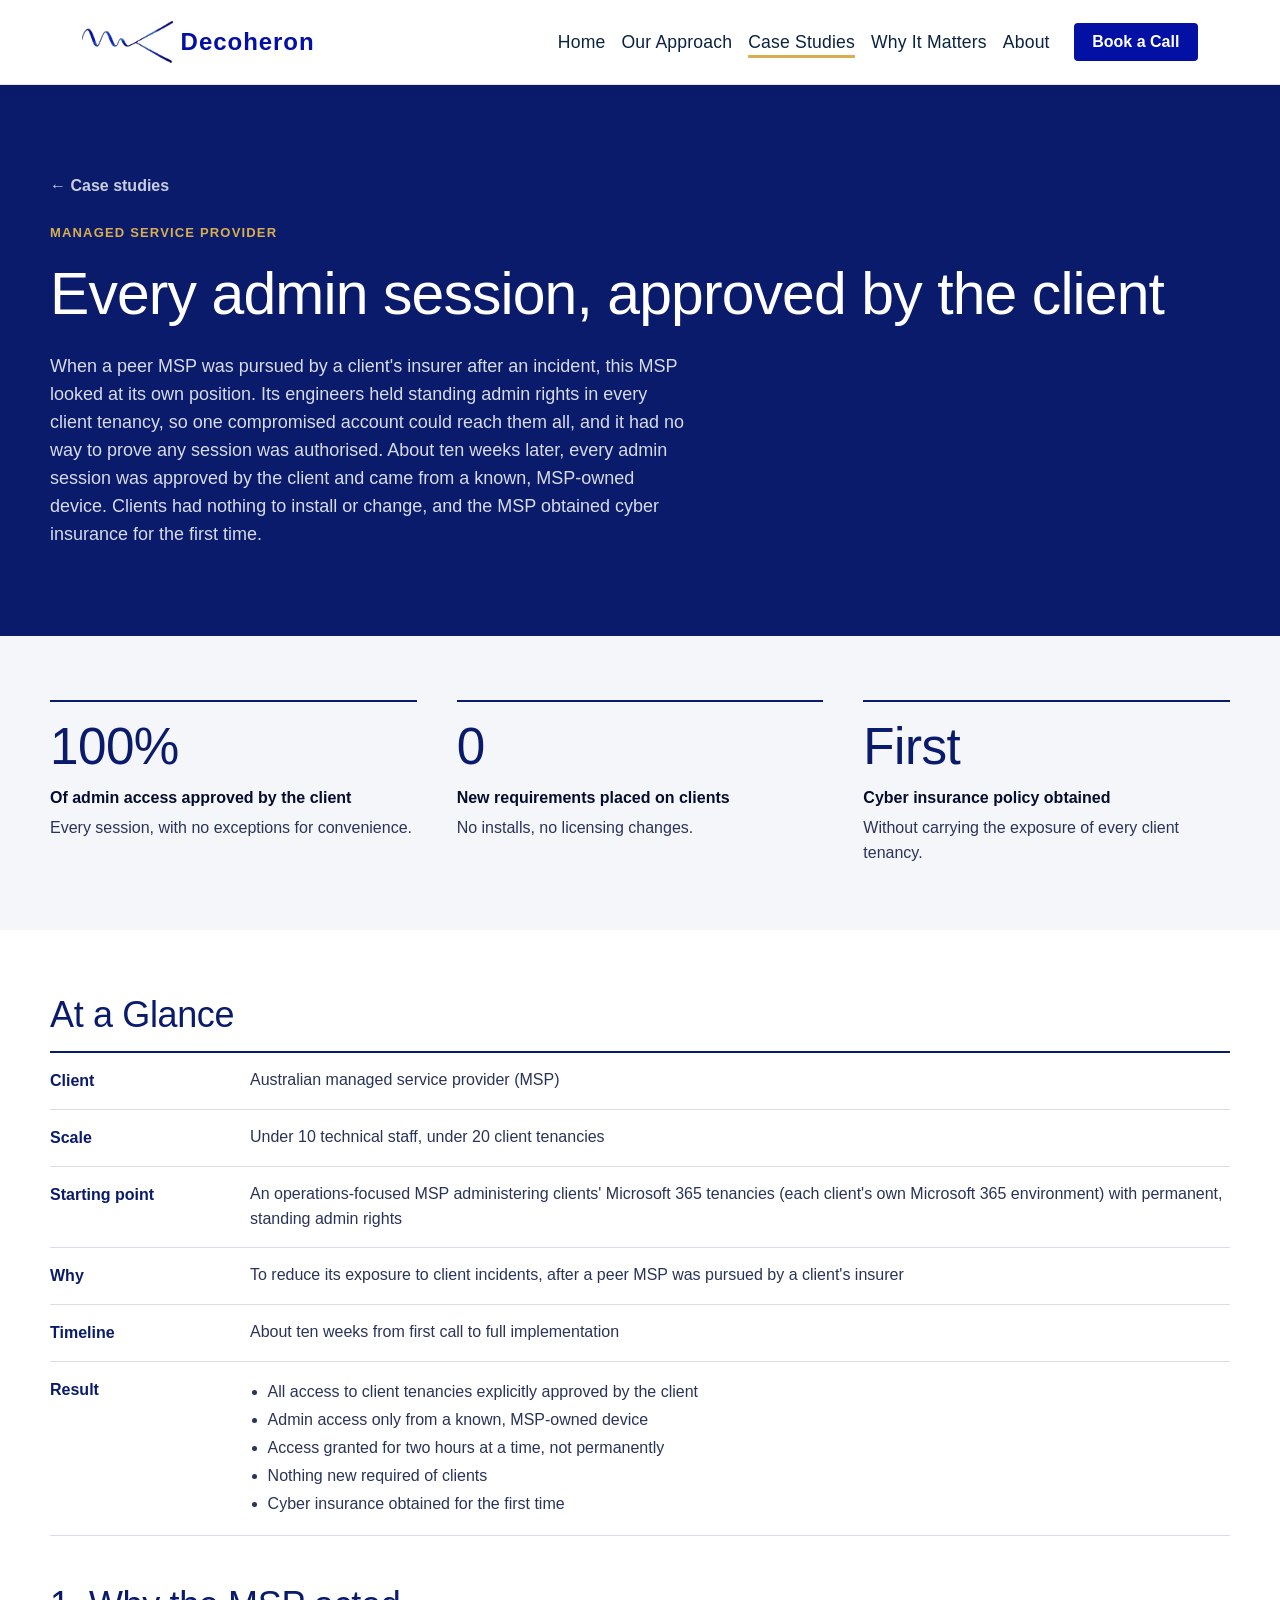
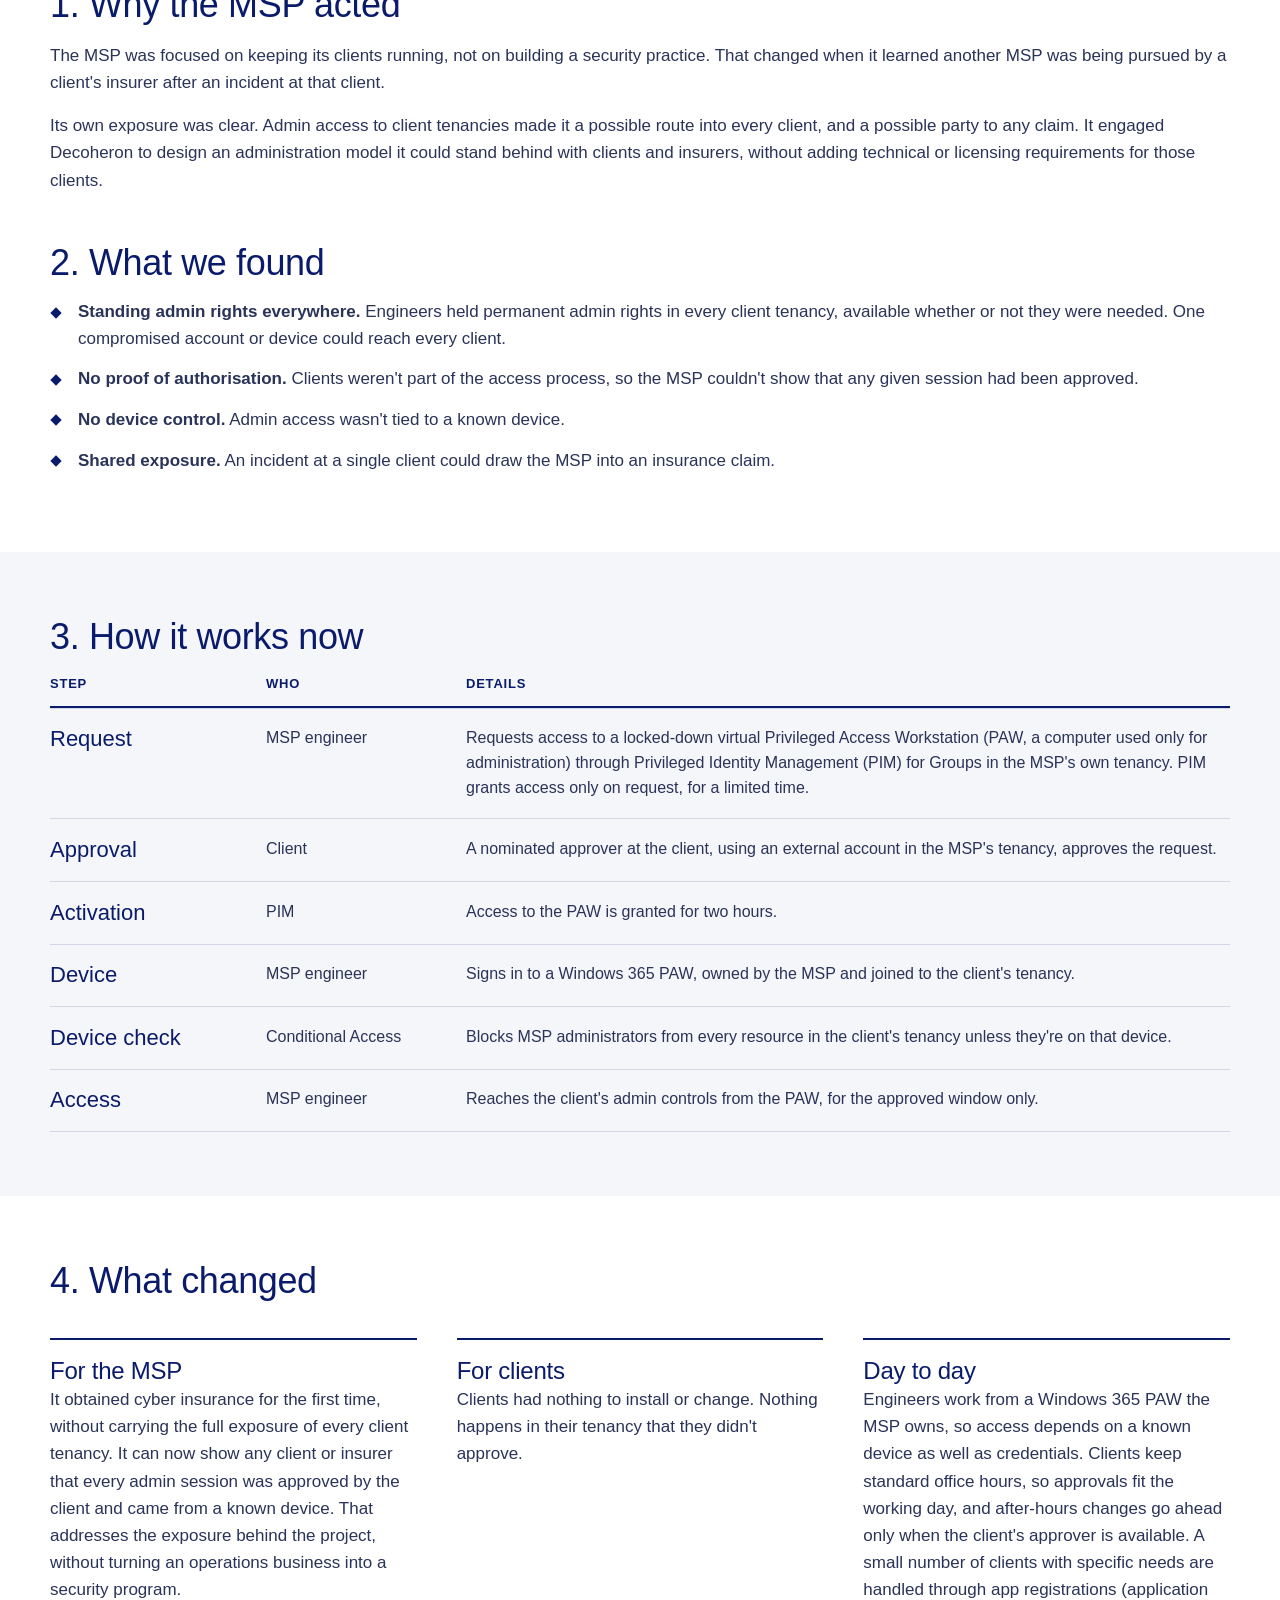
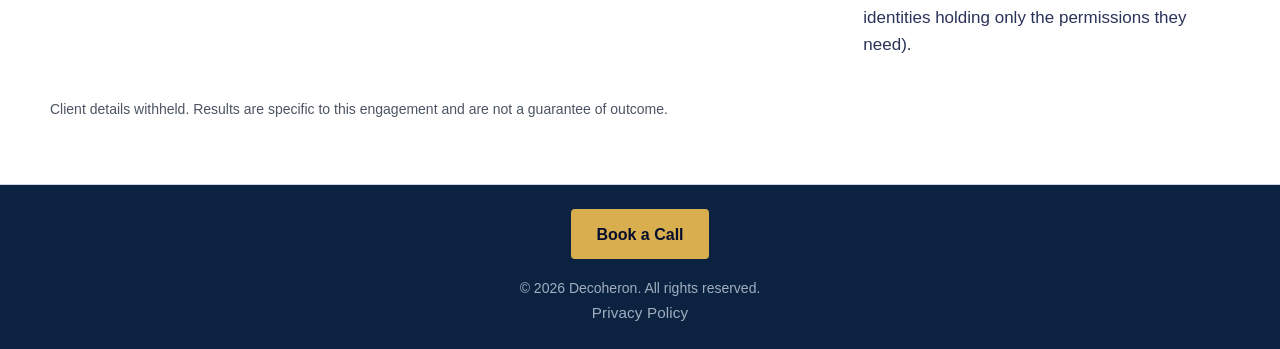
<file: case-studies/msp-zero-trust-client-administration/index.html>
<!DOCTYPE html><html lang="en"><head><meta charset="UTF-8"><meta name="viewport" content="width=device-width, initial-scale=1.0"><title>Every admin session, approved by the client | Decoheron</title><meta charset="utf-8"><meta name="viewport" content="width=device-width, initial-scale=1, shrink-to-fit=no"><meta name="description" content="How an Australian MSP replaced standing admin rights in every client tenancy with client-approved, device-bound access, and obtained cyber insurance for the first time."><meta name="author" content="info@decoheron.com"><title>Every admin session, approved by the client | Decoheron</title><link rel="icon" type="image/png" href="/favicon-96x96.png?v=20260821" sizes="96x96"><link rel="icon" type="image/svg+xml" href="/favicon.svg?v=20260821"><link rel="shortcut icon" href="/favicon.ico?v=20260821"><link rel="apple-touch-icon" sizes="180x180" href="/apple-touch-icon.png?v=20260821"><meta name="apple-mobile-web-app-title" content="Decoheron"><link rel="manifest" href="/site.webmanifest?v=20260821"><link rel="stylesheet" href="/assets/BaseLayout.BrkVrRqO.css"></head><body class="d-flex flex-column min-vh-100 bg-dark"><nav class="navbar navbar-expand-lg navbar-cream sticky-top py-3"><div class="container"><a class="navbar-brand d-flex align-items-center gap-2 fw-bold fs-4" href="/"><img src="/assets/d_logo.DapiBBcV_py7vU.webp" alt="Decoheron Logo" loading="eager" decoding="async" width="479" height="222" class="img-fluid dh-logo"><span>Decoheron</span></a><button class="navbar-toggler border-0" type="button" data-bs-toggle="collapse" data-bs-target="#navbarNav" aria-controls="navbarNav" aria-expanded="false" aria-label="Toggle navigation"><span class="navbar-toggler-icon"></span></button><div class="collapse navbar-collapse" id="navbarNav"><ul class="navbar-nav ms-auto align-items-lg-center"><li class="nav-item"><a class="nav-link" href="/">Home</a></li><!-- <li class="nav-item">
                    <a class:list={['nav-link', { active: pathname.startsWith('/liabilities') }]} aria-current={pathname.startsWith('/liabilities') ? 'page' : undefined} href="/industries">Industries</a>
                </li> --><li class="nav-item"><a class="nav-link" href="/solution">Our Approach</a></li><li class="nav-item"><a class="nav-link active" aria-current="page" href="/case-studies">Case Studies</a></li><li class="nav-item"><a class="nav-link" href="/liabilities">Why It Matters</a></li><li class="nav-item"><a class="nav-link" href="/about">About</a></li><!--                --><li class="nav-item navbar-cta"><a class="dh-btn dh-btn--nav" href="#briefing">Book a Call</a></li></ul></div></div></nav><main class="dh-grain"><section class="cs dh-hero dh-hero--compact"><div class="dh-wrap"><a href="/case-studies" class="dh-hero__back">&larr; Case studies</a><p class="dh-eyebrow">Managed service provider</p><h1 class="dh-hero__title">Every admin session, approved by the client</h1><p class="dh-hero__lede">When a peer MSP was pursued by a client&#39;s insurer after an incident, this MSP looked at its own position. Its engineers held standing admin rights in every client tenancy, so one compromised account could reach them all, and it had no way to prove any session was authorised. About ten weeks later, every admin session was approved by the client and came from a known, MSP-owned device. Clients had nothing to install or change, and the MSP obtained cyber insurance for the first time.</p></div></section><section class="cs dh-section dh-section--compact dh-section--paper" aria-label="Results at a glance"><div class="dh-wrap dh-grid dh-grid--fit"><div class="dh-point"><p class="dh-figure">100%</p><p class="dh-point__label">Of admin access approved by the client</p><p class="dh-point__text">Every session, with no exceptions for convenience.</p></div><div class="dh-point"><p class="dh-figure">0</p><p class="dh-point__label">New requirements placed on clients</p><p class="dh-point__text">No installs, no licensing changes.</p></div><div class="dh-point"><p class="dh-figure">First</p><p class="dh-point__label">Cyber insurance policy obtained</p><p class="dh-point__text">Without carrying the exposure of every client tenancy.</p></div></div></section><section class="cs dh-section dh-section--compact"><div class="dh-wrap dh-stack"><section aria-labelledby="dh-glance"><h2 class="dh-h2 dh-h2--sm" id="dh-glance">At a Glance</h2><dl class="dh-glance"><div class="dh-glance__row"><dt>Client</dt><dd>Australian managed service provider (MSP)</dd></div><div class="dh-glance__row"><dt>Scale</dt><dd>Under 10 technical staff, under 20 client tenancies</dd></div><div class="dh-glance__row"><dt>Starting point</dt><dd>An operations-focused MSP administering clients&#39; Microsoft 365 tenancies (each client&#39;s own Microsoft 365 environment) with permanent, standing admin rights</dd></div><div class="dh-glance__row"><dt>Why</dt><dd>To reduce its exposure to client incidents, after a peer MSP was pursued by a client&#39;s insurer</dd></div><div class="dh-glance__row"><dt>Timeline</dt><dd>About ten weeks from first call to full implementation</dd></div><div class="dh-glance__row"><dt>Result</dt><dd><ul class="dh-list"><li>All access to client tenancies explicitly approved by the client</li><li>Admin access only from a known, MSP-owned device</li><li>Access granted for two hours at a time, not permanently</li><li>Nothing new required of clients</li><li>Cyber insurance obtained for the first time</li></ul></dd></div></dl></section><section aria-labelledby="cs-background"><h2 class="dh-h2 dh-h2--sm" id="cs-background">1. Why the MSP acted</h2><p class="dh-body dh-body--flow">The MSP was focused on keeping its clients running, not on building a security practice. That changed when it learned another MSP was being pursued by a client&#39;s insurer after an incident at that client.</p><p class="dh-body dh-body--flow">Its own exposure was clear. Admin access to client tenancies made it a possible route into every client, and a possible party to any claim. It engaged Decoheron to design an administration model it could stand behind with clients and insurers, without adding technical or licensing requirements for those clients.</p></section><section aria-labelledby="dh-findings"><h2 class="dh-h2 dh-h2--sm" id="dh-findings">2. What we found</h2><ul class="dh-findings"><li><strong>Standing admin rights everywhere.</strong> Engineers held permanent admin rights in every client tenancy, available whether or not they were needed. One compromised account or device could reach every client.</li><li><strong>No proof of authorisation.</strong> Clients weren&#39;t part of the access process, so the MSP couldn&#39;t show that any given session had been approved.</li><li><strong>No device control.</strong> Admin access wasn&#39;t tied to a known device.</li><li><strong>Shared exposure.</strong> An incident at a single client could draw the MSP into an insurance claim.</li></ul></section></div></section><section class="cs dh-section dh-section--compact dh-section--paper" aria-labelledby="cs-method"><div class="dh-wrap"><h2 class="dh-h2 dh-h2--sm" id="cs-method">3. How it works now</h2><div class="cs-table" role="table"><div class="dh-rows__head" role="row"><div role="columnheader">Step</div><div role="columnheader">Who</div><div role="columnheader">Details</div></div><div class="dh-rows__row" role="row"><div class="cs-cell dh-rows__lead" role="cell"><span class="dh-rows__label" aria-hidden="true">Step</span>Request</div><div class="cs-cell" role="cell"><span class="dh-rows__label" aria-hidden="true">Who</span>MSP engineer</div><div class="cs-cell" role="cell"><span class="dh-rows__label" aria-hidden="true">Details</span>Requests access to a locked-down virtual Privileged Access Workstation (PAW, a computer used only for administration) through Privileged Identity Management (PIM) for Groups in the MSP&#39;s own tenancy. PIM grants access only on request, for a limited time.</div></div><div class="dh-rows__row" role="row"><div class="cs-cell dh-rows__lead" role="cell"><span class="dh-rows__label" aria-hidden="true">Step</span>Approval</div><div class="cs-cell" role="cell"><span class="dh-rows__label" aria-hidden="true">Who</span>Client</div><div class="cs-cell" role="cell"><span class="dh-rows__label" aria-hidden="true">Details</span>A nominated approver at the client, using an external account in the MSP&#39;s tenancy, approves the request.</div></div><div class="dh-rows__row" role="row"><div class="cs-cell dh-rows__lead" role="cell"><span class="dh-rows__label" aria-hidden="true">Step</span>Activation</div><div class="cs-cell" role="cell"><span class="dh-rows__label" aria-hidden="true">Who</span>PIM</div><div class="cs-cell" role="cell"><span class="dh-rows__label" aria-hidden="true">Details</span>Access to the PAW is granted for two hours.</div></div><div class="dh-rows__row" role="row"><div class="cs-cell dh-rows__lead" role="cell"><span class="dh-rows__label" aria-hidden="true">Step</span>Device</div><div class="cs-cell" role="cell"><span class="dh-rows__label" aria-hidden="true">Who</span>MSP engineer</div><div class="cs-cell" role="cell"><span class="dh-rows__label" aria-hidden="true">Details</span>Signs in to a Windows 365 PAW, owned by the MSP and joined to the client&#39;s tenancy.</div></div><div class="dh-rows__row" role="row"><div class="cs-cell dh-rows__lead" role="cell"><span class="dh-rows__label" aria-hidden="true">Step</span>Device check</div><div class="cs-cell" role="cell"><span class="dh-rows__label" aria-hidden="true">Who</span>Conditional Access</div><div class="cs-cell" role="cell"><span class="dh-rows__label" aria-hidden="true">Details</span>Blocks MSP administrators from every resource in the client&#39;s tenancy unless they&#39;re on that device.</div></div><div class="dh-rows__row" role="row"><div class="cs-cell dh-rows__lead" role="cell"><span class="dh-rows__label" aria-hidden="true">Step</span>Access</div><div class="cs-cell" role="cell"><span class="dh-rows__label" aria-hidden="true">Who</span>MSP engineer</div><div class="cs-cell" role="cell"><span class="dh-rows__label" aria-hidden="true">Details</span>Reaches the client&#39;s admin controls from the PAW, for the approved window only.</div></div></div></div></section><section class="cs dh-section dh-section--compact" aria-labelledby="cs-result"><div class="dh-wrap"><h2 class="dh-h2 dh-h2--sm" id="cs-result">4. What changed</h2><div class="dh-grid dh-grid--fit dh-grid--spaced"><div class="dh-point"><h3 class="dh-h3">For the MSP</h3><p class="dh-body dh-body--flow">It obtained cyber insurance for the first time, without carrying the full exposure of every client tenancy. It can now show any client or insurer that every admin session was approved by the client and came from a known device. That addresses the exposure behind the project, without turning an operations business into a security program.</p></div><div class="dh-point"><h3 class="dh-h3">For clients</h3><p class="dh-body dh-body--flow">Clients had nothing to install or change. Nothing happens in their tenancy that they didn&#39;t approve.</p></div><div class="dh-point"><h3 class="dh-h3">Day to day</h3><p class="dh-body dh-body--flow">Engineers work from a Windows 365 PAW the MSP owns, so access depends on a known device as well as credentials. Clients keep standard office hours, so approvals fit the working day, and after-hours changes go ahead only when the client&#39;s approver is available. A small number of clients with specific needs are handled through app registrations (application identities holding only the permissions they need).</p></div></div><p class="dh-disclaimer">Client details withheld. Results are specific to this engagement and are not a guarantee of outcome.</p></div></section><section id="briefing" class="py-5 bg-dark text-white" style="display: none;"><div class="container py-4"><div class="row justify-content-center"><div class="col-lg-8 text-center"><h2 class="mb-3">Request a Discussion</h2><p class="text-subtle-light mb-4">Let's discuss how your current posture measures up against legal obligations, insurance mandates, and core controls.</p><div id="form-result" class="mb-4 d-none"></div><form id="briefing-form" class="row g-3 text-start"><input type="hidden" name="access_key" value="e4e88509-f505-4f2e-a630-6c46a250e380"><input type="hidden" name="subject" value="New Discussion Request"><input type="checkbox" name="botcheck" class="d-none" style="display: none;"><div class="col-md-6"><label for="name" class="form-label">Name</label><input type="text" name="name" class="form-control" id="name" autocomplete="name" placeholder="John Doe" required></div><div class="col-md-6"><label for="email" class="form-label">Email</label><input type="email" name="email" class="form-control" id="email" autocomplete="email" placeholder="john@company.com" required></div><div class="col-12"><label for="company" class="form-label">Company</label><input type="text" name="company" class="form-control" id="company" autocomplete="organisation" placeholder="Company Name"></div><div class="col-12"><label for="notes" class="form-label">Areas of Concern (Optional - Do not include confidential information)</label><textarea name="message" class="form-control" id="notes" rows="3" placeholder="e.g., Cyber insurance requirements"></textarea></div><div class="col-12 text-center mt-4"><button type="submit" id="submit-btn" class="btn btn-primary btn-lg px-5">Submit</button></div></form></div></div></div></section><script type="module">var e=document.getElementById(`briefing-form`),t=document.getElementById(`form-result`),n=document.getElementById(`submit-btn`);e&&e.addEventListener(`submit`,function(r){r.preventDefault(),n.disabled=!0,n.innerHTML=`Sending...`;let i=new FormData(e),a=Object.fromEntries(i),o=JSON.stringify(a);fetch(`https://api.web3forms.com/submit`,{method:`POST`,headers:{"Content-Type":`application/json`,Accept:`application/json`},body:o}).then(async n=>{let r=await n.json();n.status==200?(t.className=`alert alert-success`,t.innerHTML=`Thank you. Your discussion request has been received. We will be in touch shortly.`,e.reset(),e.classList.add(`d-none`)):(t.className=`alert alert-danger`,t.innerHTML=r.message||`Something went wrong. Please try again.`)}).catch(()=>{t.className=`alert alert-danger`,t.innerHTML=`Unable to submit form. Please check your network connection.`}).finally(()=>{t.classList.remove(`d-none`),n.disabled=!1,n.innerHTML=`Book a Discussion`})});</script><script type="module">var e=document.querySelectorAll(`a[href="#briefing"]`),t=document.getElementById(`briefing`);t&&e.forEach(e=>{e.addEventListener(`click`,()=>{t.style.display=`block`,t.scrollIntoView({behavior:`smooth`})})});</script></main><footer class="py-4 bg-dark text-white border-top bs-secondary"><div class="container text-center"><div class="dh-cta__inner"><a href="#briefing" class="dh-btn dh-btn--primary">Book a Call</a></div><small class="text-subtle-light">&copy; 2026 Decoheron. All rights reserved.<a class="nav-link" href="/privacy">Privacy Policy</a></small></div></footer><script type="module" src="/assets/BaseLayout.astro_astro_type_script_index_0_lang.DYXKPJEf.js"></script></body></html>
</file>
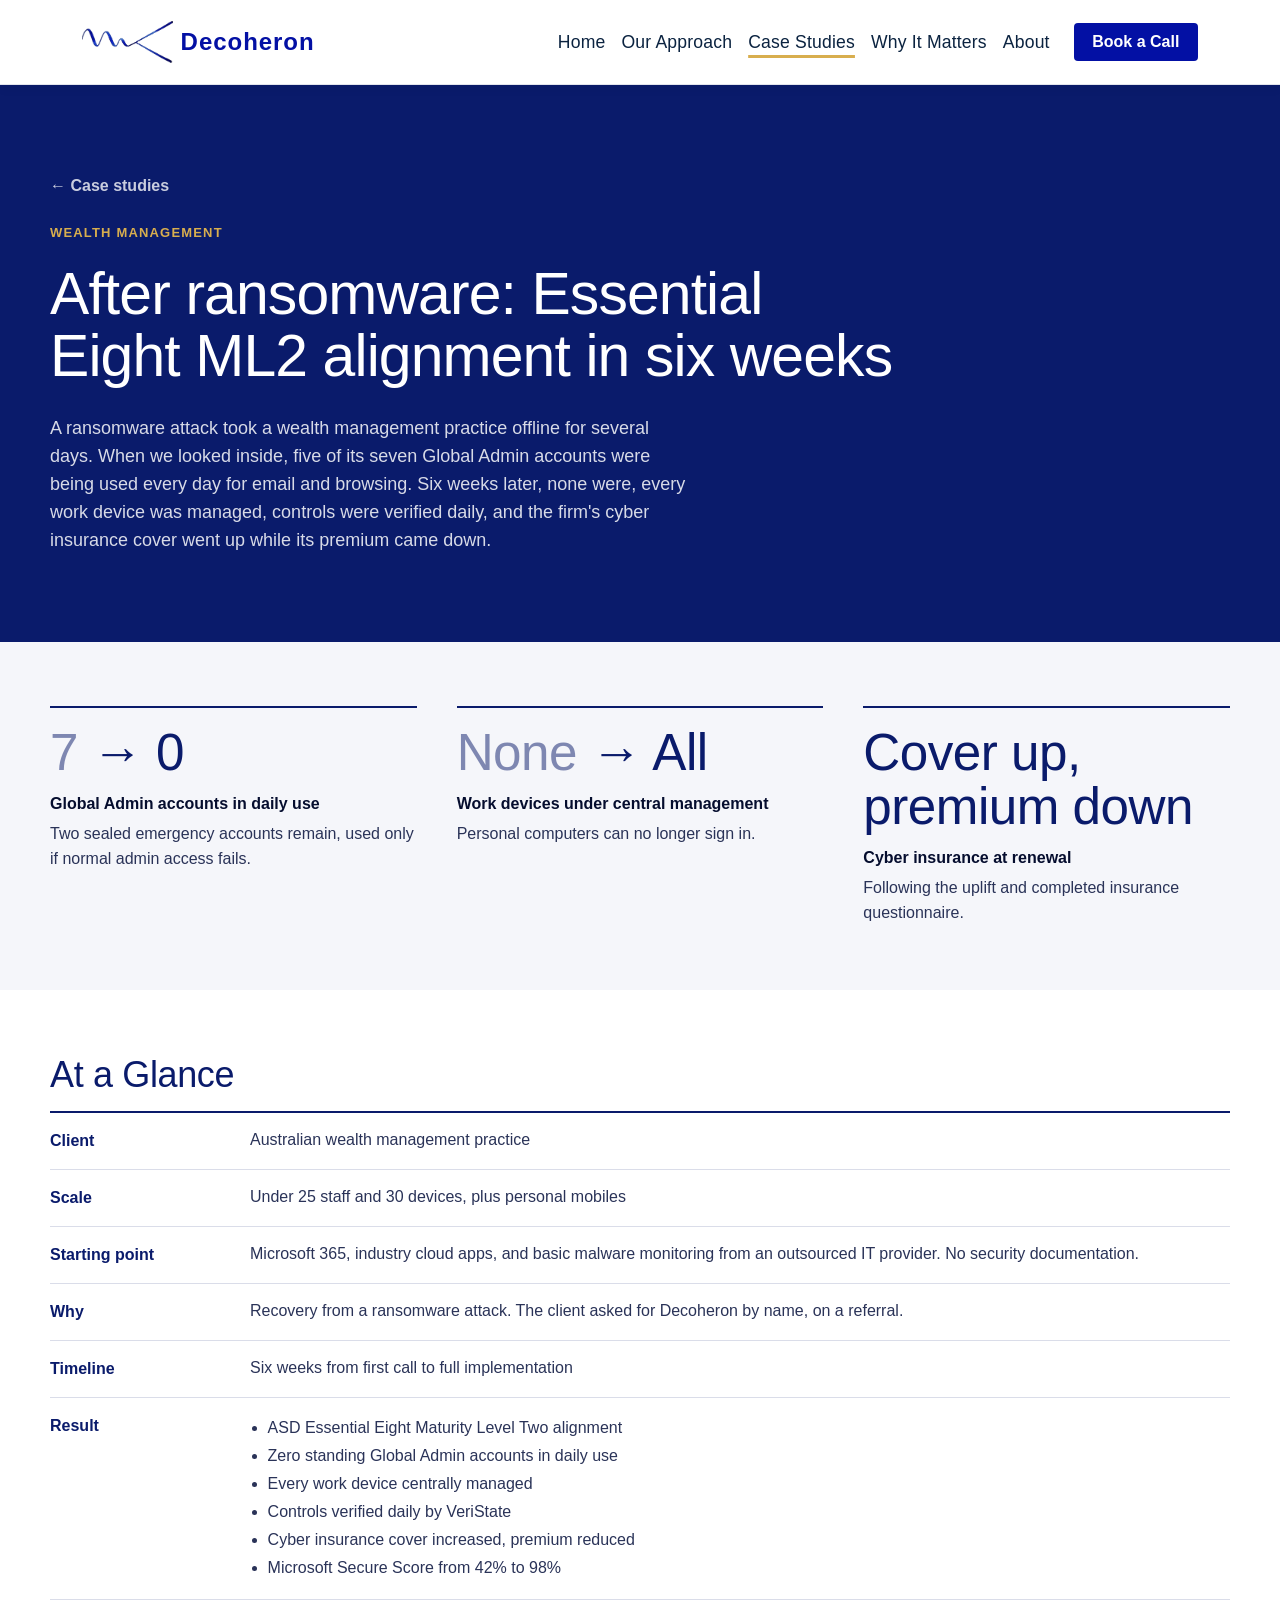
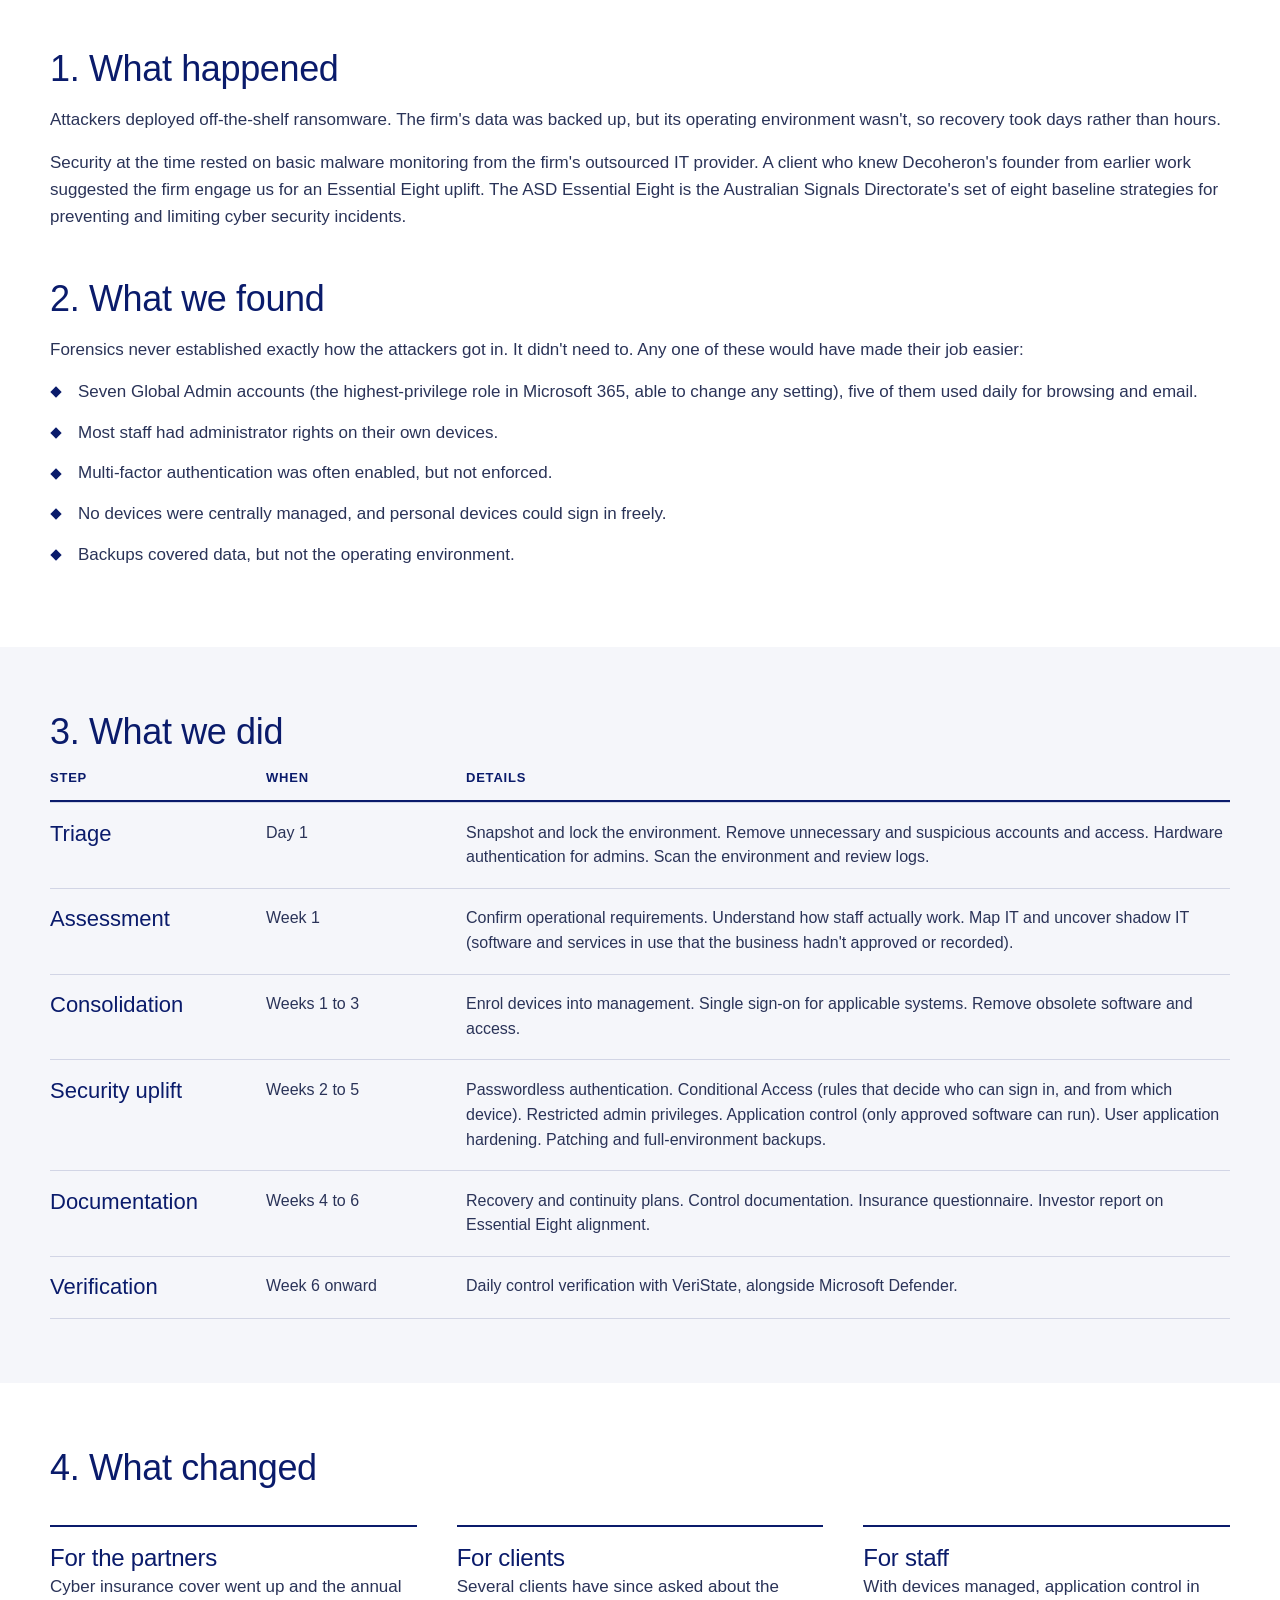
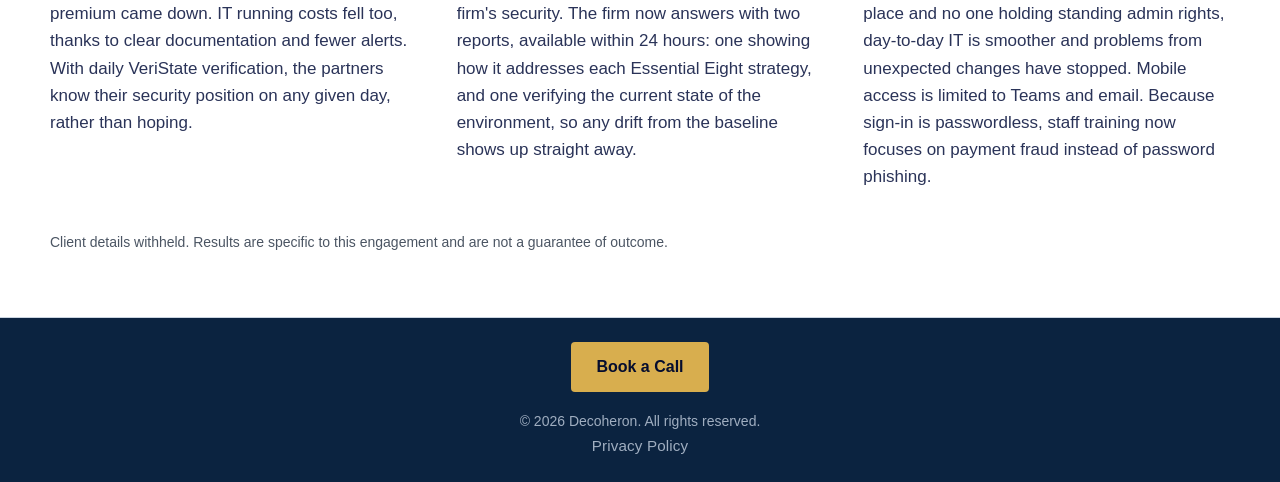
<file: case-studies/wealth-management-essential-eight/index.html>
<!DOCTYPE html><html lang="en"><head><meta charset="UTF-8"><meta name="viewport" content="width=device-width, initial-scale=1.0"><title>After ransomware: Essential Eight ML2 alignment in six weeks | Decoheron</title><meta charset="utf-8"><meta name="viewport" content="width=device-width, initial-scale=1, shrink-to-fit=no"><meta name="description" content="How a wealth management practice recovered from ransomware and reached Essential Eight ML2 alignment in six weeks, with cyber insurance cover up and premium down."><meta name="author" content="info@decoheron.com"><title>After ransomware: Essential Eight ML2 alignment in six weeks | Decoheron</title><link rel="icon" type="image/png" href="/favicon-96x96.png?v=20260821" sizes="96x96"><link rel="icon" type="image/svg+xml" href="/favicon.svg?v=20260821"><link rel="shortcut icon" href="/favicon.ico?v=20260821"><link rel="apple-touch-icon" sizes="180x180" href="/apple-touch-icon.png?v=20260821"><meta name="apple-mobile-web-app-title" content="Decoheron"><link rel="manifest" href="/site.webmanifest?v=20260821"><link rel="stylesheet" href="/assets/BaseLayout.BrkVrRqO.css"></head><body class="d-flex flex-column min-vh-100 bg-dark"><nav class="navbar navbar-expand-lg navbar-cream sticky-top py-3"><div class="container"><a class="navbar-brand d-flex align-items-center gap-2 fw-bold fs-4" href="/"><img src="/assets/d_logo.DapiBBcV_py7vU.webp" alt="Decoheron Logo" loading="eager" decoding="async" width="479" height="222" class="img-fluid dh-logo"><span>Decoheron</span></a><button class="navbar-toggler border-0" type="button" data-bs-toggle="collapse" data-bs-target="#navbarNav" aria-controls="navbarNav" aria-expanded="false" aria-label="Toggle navigation"><span class="navbar-toggler-icon"></span></button><div class="collapse navbar-collapse" id="navbarNav"><ul class="navbar-nav ms-auto align-items-lg-center"><li class="nav-item"><a class="nav-link" href="/">Home</a></li><!-- <li class="nav-item">
                    <a class:list={['nav-link', { active: pathname.startsWith('/liabilities') }]} aria-current={pathname.startsWith('/liabilities') ? 'page' : undefined} href="/industries">Industries</a>
                </li> --><li class="nav-item"><a class="nav-link" href="/solution">Our Approach</a></li><li class="nav-item"><a class="nav-link active" aria-current="page" href="/case-studies">Case Studies</a></li><li class="nav-item"><a class="nav-link" href="/liabilities">Why It Matters</a></li><li class="nav-item"><a class="nav-link" href="/about">About</a></li><!--                --><li class="nav-item navbar-cta"><a class="dh-btn dh-btn--nav" href="#briefing">Book a Call</a></li></ul></div></div></nav><main class="dh-grain"><section class="cs dh-hero dh-hero--compact"><div class="dh-wrap"><a href="/case-studies" class="dh-hero__back">&larr; Case studies</a><p class="dh-eyebrow">Wealth management</p><h1 class="dh-hero__title">After ransomware: Essential Eight ML2 alignment in six weeks</h1><p class="dh-hero__lede">A ransomware attack took a wealth management practice offline for several days. When we looked inside, five of its seven Global Admin accounts were being used every day for email and browsing. Six weeks later, none were, every work device was managed, controls were verified daily, and the firm&#39;s cyber insurance cover went up while its premium came down.</p></div></section><section class="cs dh-section dh-section--compact dh-section--paper" aria-label="Results at a glance"><div class="dh-wrap dh-grid dh-grid--fit"><div class="dh-point"><p class="dh-figure"><span class="dh-figure__from">7</span> <span aria-label="to">&rarr;</span> 0</p><p class="dh-point__label">Global Admin accounts in daily use</p><p class="dh-point__text">Two sealed emergency accounts remain, used only if normal admin access fails.</p></div><div class="dh-point"><p class="dh-figure"><span class="dh-figure__from">None</span> <span aria-label="to">&rarr;</span> All</p><p class="dh-point__label">Work devices under central management</p><p class="dh-point__text">Personal computers can no longer sign in.</p></div><div class="dh-point"><p class="dh-figure">Cover up, premium down</p><p class="dh-point__label">Cyber insurance at renewal</p><p class="dh-point__text">Following the uplift and completed insurance questionnaire.</p></div></div></section><section class="cs dh-section dh-section--compact"><div class="dh-wrap dh-stack"><section aria-labelledby="dh-glance"><h2 class="dh-h2 dh-h2--sm" id="dh-glance">At a Glance</h2><dl class="dh-glance"><div class="dh-glance__row"><dt>Client</dt><dd>Australian wealth management practice</dd></div><div class="dh-glance__row"><dt>Scale</dt><dd>Under 25 staff and 30 devices, plus personal mobiles</dd></div><div class="dh-glance__row"><dt>Starting point</dt><dd>Microsoft 365, industry cloud apps, and basic malware monitoring from an outsourced IT provider. No security documentation.</dd></div><div class="dh-glance__row"><dt>Why</dt><dd>Recovery from a ransomware attack. The client asked for Decoheron by name, on a referral.</dd></div><div class="dh-glance__row"><dt>Timeline</dt><dd>Six weeks from first call to full implementation</dd></div><div class="dh-glance__row"><dt>Result</dt><dd><ul class="dh-list"><li>ASD Essential Eight Maturity Level Two alignment</li><li>Zero standing Global Admin accounts in daily use</li><li>Every work device centrally managed</li><li>Controls verified daily by VeriState</li><li>Cyber insurance cover increased, premium reduced</li><li>Microsoft Secure Score from 42% to 98%</li></ul></dd></div></dl></section><section aria-labelledby="cs-background"><h2 class="dh-h2 dh-h2--sm" id="cs-background">1. What happened</h2><p class="dh-body dh-body--flow">Attackers deployed off-the-shelf ransomware. The firm&#39;s data was backed up, but its operating environment wasn&#39;t, so recovery took days rather than hours.</p><p class="dh-body dh-body--flow">Security at the time rested on basic malware monitoring from the firm&#39;s outsourced IT provider. A client who knew Decoheron&#39;s founder from earlier work suggested the firm engage us for an Essential Eight uplift. The ASD Essential Eight is the Australian Signals Directorate&#39;s set of eight baseline strategies for preventing and limiting cyber security incidents.</p></section><section aria-labelledby="dh-findings"><h2 class="dh-h2 dh-h2--sm" id="dh-findings">2. What we found</h2><p class="dh-body dh-body--flow">Forensics never established exactly how the attackers got in. It didn&#39;t need to. Any one of these would have made their job easier:</p><ul class="dh-findings"><li>Seven Global Admin accounts (the highest-privilege role in Microsoft 365, able to change any setting), five of them used daily for browsing and email.</li><li>Most staff had administrator rights on their own devices.</li><li>Multi-factor authentication was often enabled, but not enforced.</li><li>No devices were centrally managed, and personal devices could sign in freely.</li><li>Backups covered data, but not the operating environment.</li></ul></section></div></section><section class="cs dh-section dh-section--compact dh-section--paper" aria-labelledby="cs-method"><div class="dh-wrap"><h2 class="dh-h2 dh-h2--sm" id="cs-method">3. What we did</h2><div class="cs-table" role="table"><div class="dh-rows__head" role="row"><div role="columnheader">Step</div><div role="columnheader">When</div><div role="columnheader">Details</div></div><div class="dh-rows__row" role="row"><div class="cs-cell dh-rows__lead" role="cell"><span class="dh-rows__label" aria-hidden="true">Step</span>Triage</div><div class="cs-cell" role="cell"><span class="dh-rows__label" aria-hidden="true">When</span>Day 1</div><div class="cs-cell" role="cell"><span class="dh-rows__label" aria-hidden="true">Details</span>Snapshot and lock the environment. Remove unnecessary and suspicious accounts and access. Hardware authentication for admins. Scan the environment and review logs.</div></div><div class="dh-rows__row" role="row"><div class="cs-cell dh-rows__lead" role="cell"><span class="dh-rows__label" aria-hidden="true">Step</span>Assessment</div><div class="cs-cell" role="cell"><span class="dh-rows__label" aria-hidden="true">When</span>Week 1</div><div class="cs-cell" role="cell"><span class="dh-rows__label" aria-hidden="true">Details</span>Confirm operational requirements. Understand how staff actually work. Map IT and uncover shadow IT (software and services in use that the business hadn&#39;t approved or recorded).</div></div><div class="dh-rows__row" role="row"><div class="cs-cell dh-rows__lead" role="cell"><span class="dh-rows__label" aria-hidden="true">Step</span>Consolidation</div><div class="cs-cell" role="cell"><span class="dh-rows__label" aria-hidden="true">When</span>Weeks 1 to 3</div><div class="cs-cell" role="cell"><span class="dh-rows__label" aria-hidden="true">Details</span>Enrol devices into management. Single sign-on for applicable systems. Remove obsolete software and access.</div></div><div class="dh-rows__row" role="row"><div class="cs-cell dh-rows__lead" role="cell"><span class="dh-rows__label" aria-hidden="true">Step</span>Security uplift</div><div class="cs-cell" role="cell"><span class="dh-rows__label" aria-hidden="true">When</span>Weeks 2 to 5</div><div class="cs-cell" role="cell"><span class="dh-rows__label" aria-hidden="true">Details</span>Passwordless authentication. Conditional Access (rules that decide who can sign in, and from which device). Restricted admin privileges. Application control (only approved software can run). User application hardening. Patching and full-environment backups.</div></div><div class="dh-rows__row" role="row"><div class="cs-cell dh-rows__lead" role="cell"><span class="dh-rows__label" aria-hidden="true">Step</span>Documentation</div><div class="cs-cell" role="cell"><span class="dh-rows__label" aria-hidden="true">When</span>Weeks 4 to 6</div><div class="cs-cell" role="cell"><span class="dh-rows__label" aria-hidden="true">Details</span>Recovery and continuity plans. Control documentation. Insurance questionnaire. Investor report on Essential Eight alignment.</div></div><div class="dh-rows__row" role="row"><div class="cs-cell dh-rows__lead" role="cell"><span class="dh-rows__label" aria-hidden="true">Step</span>Verification</div><div class="cs-cell" role="cell"><span class="dh-rows__label" aria-hidden="true">When</span>Week 6 onward</div><div class="cs-cell" role="cell"><span class="dh-rows__label" aria-hidden="true">Details</span>Daily control verification with VeriState, alongside Microsoft Defender.</div></div></div></div></section><section class="cs dh-section dh-section--compact" aria-labelledby="cs-result"><div class="dh-wrap"><h2 class="dh-h2 dh-h2--sm" id="cs-result">4. What changed</h2><div class="dh-grid dh-grid--fit dh-grid--spaced"><div class="dh-point"><h3 class="dh-h3">For the partners</h3><p class="dh-body dh-body--flow">Cyber insurance cover went up and the annual premium came down. IT running costs fell too, thanks to clear documentation and fewer alerts. With daily VeriState verification, the partners know their security position on any given day, rather than hoping.</p></div><div class="dh-point"><h3 class="dh-h3">For clients</h3><p class="dh-body dh-body--flow">Several clients have since asked about the firm&#39;s security. The firm now answers with two reports, available within 24 hours: one showing how it addresses each Essential Eight strategy, and one verifying the current state of the environment, so any drift from the baseline shows up straight away.</p></div><div class="dh-point"><h3 class="dh-h3">For staff</h3><p class="dh-body dh-body--flow">With devices managed, application control in place and no one holding standing admin rights, day-to-day IT is smoother and problems from unexpected changes have stopped. Mobile access is limited to Teams and email. Because sign-in is passwordless, staff training now focuses on payment fraud instead of password phishing.</p></div></div><p class="dh-disclaimer">Client details withheld. Results are specific to this engagement and are not a guarantee of outcome.</p></div></section><section id="briefing" class="py-5 bg-dark text-white" style="display: none;"><div class="container py-4"><div class="row justify-content-center"><div class="col-lg-8 text-center"><h2 class="mb-3">Request a Discussion</h2><p class="text-subtle-light mb-4">Let's discuss how your current posture measures up against legal obligations, insurance mandates, and core controls.</p><div id="form-result" class="mb-4 d-none"></div><form id="briefing-form" class="row g-3 text-start"><input type="hidden" name="access_key" value="e4e88509-f505-4f2e-a630-6c46a250e380"><input type="hidden" name="subject" value="New Discussion Request"><input type="checkbox" name="botcheck" class="d-none" style="display: none;"><div class="col-md-6"><label for="name" class="form-label">Name</label><input type="text" name="name" class="form-control" id="name" autocomplete="name" placeholder="John Doe" required></div><div class="col-md-6"><label for="email" class="form-label">Email</label><input type="email" name="email" class="form-control" id="email" autocomplete="email" placeholder="john@company.com" required></div><div class="col-12"><label for="company" class="form-label">Company</label><input type="text" name="company" class="form-control" id="company" autocomplete="organisation" placeholder="Company Name"></div><div class="col-12"><label for="notes" class="form-label">Areas of Concern (Optional - Do not include confidential information)</label><textarea name="message" class="form-control" id="notes" rows="3" placeholder="e.g., Cyber insurance requirements"></textarea></div><div class="col-12 text-center mt-4"><button type="submit" id="submit-btn" class="btn btn-primary btn-lg px-5">Submit</button></div></form></div></div></div></section><script type="module">var e=document.getElementById(`briefing-form`),t=document.getElementById(`form-result`),n=document.getElementById(`submit-btn`);e&&e.addEventListener(`submit`,function(r){r.preventDefault(),n.disabled=!0,n.innerHTML=`Sending...`;let i=new FormData(e),a=Object.fromEntries(i),o=JSON.stringify(a);fetch(`https://api.web3forms.com/submit`,{method:`POST`,headers:{"Content-Type":`application/json`,Accept:`application/json`},body:o}).then(async n=>{let r=await n.json();n.status==200?(t.className=`alert alert-success`,t.innerHTML=`Thank you. Your discussion request has been received. We will be in touch shortly.`,e.reset(),e.classList.add(`d-none`)):(t.className=`alert alert-danger`,t.innerHTML=r.message||`Something went wrong. Please try again.`)}).catch(()=>{t.className=`alert alert-danger`,t.innerHTML=`Unable to submit form. Please check your network connection.`}).finally(()=>{t.classList.remove(`d-none`),n.disabled=!1,n.innerHTML=`Book a Discussion`})});</script><script type="module">var e=document.querySelectorAll(`a[href="#briefing"]`),t=document.getElementById(`briefing`);t&&e.forEach(e=>{e.addEventListener(`click`,()=>{t.style.display=`block`,t.scrollIntoView({behavior:`smooth`})})});</script></main><footer class="py-4 bg-dark text-white border-top bs-secondary"><div class="container text-center"><div class="dh-cta__inner"><a href="#briefing" class="dh-btn dh-btn--primary">Book a Call</a></div><small class="text-subtle-light">&copy; 2026 Decoheron. All rights reserved.<a class="nav-link" href="/privacy">Privacy Policy</a></small></div></footer><script type="module" src="/assets/BaseLayout.astro_astro_type_script_index_0_lang.DYXKPJEf.js"></script></body></html>
</file>
<file: assets/BaseLayout.BrkVrRqO.css>
:root,[data-bs-theme=light]{--bs-blue:#0d6efd;--bs-indigo:#6610f2;--bs-purple:#6f42c1;--bs-pink:#d63384;--bs-red:#dc3545;--bs-orange:#fd7e14;--bs-yellow:#ffc107;--bs-green:#198754;--bs-teal:#20c997;--bs-cyan:#0dcaf0;--bs-black:#000;--bs-white:#fff;--bs-gray:#6c757d;--bs-gray-dark:#343a40;--bs-gray-100:#f8f9fa;--bs-gray-200:#e9ecef;--bs-gray-300:#dee2e6;--bs-gray-400:#ced4da;--bs-gray-500:#adb5bd;--bs-gray-600:#6c757d;--bs-gray-700:#495057;--bs-gray-800:#343a40;--bs-gray-900:#212529;--bs-primary:#0d6efd;--bs-secondary:#6c757d;--bs-success:#198754;--bs-info:#0dcaf0;--bs-warning:#ffc107;--bs-danger:#dc3545;--bs-light:#f8f9fa;--bs-dark:#212529;--bs-primary-rgb:13,110,253;--bs-secondary-rgb:108,117,125;--bs-success-rgb:25,135,84;--bs-info-rgb:13,202,240;--bs-warning-rgb:255,193,7;--bs-danger-rgb:220,53,69;--bs-light-rgb:248,249,250;--bs-dark-rgb:33,37,41;--bs-primary-text-emphasis:#052c65;--bs-secondary-text-emphasis:#2b2f32;--bs-success-text-emphasis:#0a3622;--bs-info-text-emphasis:#055160;--bs-warning-text-emphasis:#664d03;--bs-danger-text-emphasis:#58151c;--bs-light-text-emphasis:#495057;--bs-dark-text-emphasis:#495057;--bs-primary-bg-subtle:#cfe2ff;--bs-secondary-bg-subtle:#e2e3e5;--bs-success-bg-subtle:#d1e7dd;--bs-info-bg-subtle:#cff4fc;--bs-warning-bg-subtle:#fff3cd;--bs-danger-bg-subtle:#f8d7da;--bs-light-bg-subtle:#fcfcfd;--bs-dark-bg-subtle:#ced4da;--bs-primary-border-subtle:#9ec5fe;--bs-secondary-border-subtle:#c4c8cb;--bs-success-border-subtle:#a3cfbb;--bs-info-border-subtle:#9eeaf9;--bs-warning-border-subtle:#ffe69c;--bs-danger-border-subtle:#f1aeb5;--bs-light-border-subtle:#e9ecef;--bs-dark-border-subtle:#adb5bd;--bs-white-rgb:255,255,255;--bs-black-rgb:0,0,0;--bs-font-sans-serif:system-ui,-apple-system,"Segoe UI",Roboto,"Helvetica Neue","Noto Sans","Liberation Sans",Arial,sans-serif,"Apple Color Emoji","Segoe UI Emoji","Segoe UI Symbol","Noto Color Emoji";--bs-font-monospace:SFMono-Regular,Menlo,Monaco,Consolas,"Liberation Mono","Courier New",monospace;--bs-gradient:linear-gradient(180deg, #ffffff26, #fff0);--bs-body-font-family:var(--bs-font-sans-serif);--bs-body-font-size:1rem;--bs-body-font-weight:400;--bs-body-line-height:1.5;--bs-body-color:#212529;--bs-body-color-rgb:33,37,41;--bs-body-bg:#fff;--bs-body-bg-rgb:255,255,255;--bs-emphasis-color:#000;--bs-emphasis-color-rgb:0,0,0;--bs-secondary-color:#212529bf;--bs-secondary-color-rgb:33,37,41;--bs-secondary-bg:#e9ecef;--bs-secondary-bg-rgb:233,236,239;--bs-tertiary-color:#21252980;--bs-tertiary-color-rgb:33,37,41;--bs-tertiary-bg:#f8f9fa;--bs-tertiary-bg-rgb:248,249,250;--bs-heading-color:inherit;--bs-link-color:#0d6efd;--bs-link-color-rgb:13,110,253;--bs-link-decoration:underline;--bs-link-hover-color:#0a58ca;--bs-link-hover-color-rgb:10,88,202;--bs-code-color:#d63384;--bs-highlight-color:#212529;--bs-highlight-bg:#fff3cd;--bs-border-width:1px;--bs-border-style:solid;--bs-border-color:#dee2e6;--bs-border-color-translucent:#0000002d;--bs-border-radius:.375rem;--bs-border-radius-sm:.25rem;--bs-border-radius-lg:.5rem;--bs-border-radius-xl:1rem;--bs-border-radius-xxl:2rem;--bs-border-radius-2xl:var(--bs-border-radius-xxl);--bs-border-radius-pill:50rem;--bs-box-shadow:0 .5rem 1rem #00000026;--bs-box-shadow-sm:0 .125rem .25rem #00000013;--bs-box-shadow-lg:0 1rem 3rem #0000002d;--bs-box-shadow-inset:inset 0 1px 2px #00000013;--bs-focus-ring-width:.25rem;--bs-focus-ring-opacity:.25;--bs-focus-ring-color:#0d6efd40;--bs-form-valid-color:#198754;--bs-form-valid-border-color:#198754;--bs-form-invalid-color:#dc3545;--bs-form-invalid-border-color:#dc3545}[data-bs-theme=dark]{color-scheme:dark;--bs-body-color:#dee2e6;--bs-body-color-rgb:222,226,230;--bs-body-bg:#212529;--bs-body-bg-rgb:33,37,41;--bs-emphasis-color:#fff;--bs-emphasis-color-rgb:255,255,255;--bs-secondary-color:#dee2e6bf;--bs-secondary-color-rgb:222,226,230;--bs-secondary-bg:#343a40;--bs-secondary-bg-rgb:52,58,64;--bs-tertiary-color:#dee2e680;--bs-tertiary-color-rgb:222,226,230;--bs-tertiary-bg:#2b3035;--bs-tertiary-bg-rgb:43,48,53;--bs-primary-text-emphasis:#6ea8fe;--bs-secondary-text-emphasis:#a7acb1;--bs-success-text-emphasis:#75b798;--bs-info-text-emphasis:#6edff6;--bs-warning-text-emphasis:#ffda6a;--bs-danger-text-emphasis:#ea868f;--bs-light-text-emphasis:#f8f9fa;--bs-dark-text-emphasis:#dee2e6;--bs-primary-bg-subtle:#031633;--bs-secondary-bg-subtle:#161719;--bs-success-bg-subtle:#051b11;--bs-info-bg-subtle:#032830;--bs-warning-bg-subtle:#332701;--bs-danger-bg-subtle:#2c0b0e;--bs-light-bg-subtle:#343a40;--bs-dark-bg-subtle:#1a1d20;--bs-primary-border-subtle:#084298;--bs-secondary-border-subtle:#41464b;--bs-success-border-subtle:#0f5132;--bs-info-border-subtle:#087990;--bs-warning-border-subtle:#997404;--bs-danger-border-subtle:#842029;--bs-light-border-subtle:#495057;--bs-dark-border-subtle:#343a40;--bs-heading-color:inherit;--bs-link-color:#6ea8fe;--bs-link-hover-color:#8bb9fe;--bs-link-color-rgb:110,168,254;--bs-link-hover-color-rgb:139,185,254;--bs-code-color:#e685b5;--bs-highlight-color:#dee2e6;--bs-highlight-bg:#664d03;--bs-border-color:#495057;--bs-border-color-translucent:#ffffff26;--bs-form-valid-color:#75b798;--bs-form-valid-border-color:#75b798;--bs-form-invalid-color:#ea868f;--bs-form-invalid-border-color:#ea868f}*,:after,:before{box-sizing:border-box}@media (prefers-reduced-motion:no-preference){:root{scroll-behavior:smooth}}body{font-family:var(--bs-body-font-family);font-size:var(--bs-body-font-size);font-weight:var(--bs-body-font-weight);line-height:var(--bs-body-line-height);color:var(--bs-body-color);text-align:var(--bs-body-text-align);background-color:var(--bs-body-bg);-webkit-text-size-adjust:100%;-webkit-tap-highlight-color:transparent;margin:0}hr{color:inherit;border:0;border-top:var(--bs-border-width) solid;opacity:.25;margin:1rem 0}.h1,.h2,.h3,.h4,.h5,.h6,h1,h2,h3,h4,h5,h6{color:var(--bs-heading-color);margin-top:0;margin-bottom:.5rem;font-weight:500;line-height:1.2}.h1,h1{font-size:calc(1.375rem + 1.5vw)}@media (width>=1200px){.h1,h1{font-size:2.5rem}}.h2,h2{font-size:calc(1.325rem + .9vw)}@media (width>=1200px){.h2,h2{font-size:2rem}}.h3,h3{font-size:calc(1.3rem + .6vw)}@media (width>=1200px){.h3,h3{font-size:1.75rem}}.h4,h4{font-size:calc(1.275rem + .3vw)}@media (width>=1200px){.h4,h4{font-size:1.5rem}}.h5,h5{font-size:1.25rem}.h6,h6{font-size:1rem}p{margin-top:0;margin-bottom:1rem}abbr[title]{cursor:help;-webkit-text-decoration-skip-ink:none;text-decoration-skip-ink:none;text-decoration:underline dotted}address{font-style:normal;line-height:inherit;margin-bottom:1rem}ol,ul{padding-left:2rem}dl,ol,ul{margin-top:0;margin-bottom:1rem}ol ol,ol ul,ul ol,ul ul{margin-bottom:0}dt{font-weight:700}dd{margin-bottom:.5rem;margin-left:0}blockquote{margin:0 0 1rem}b,strong{font-weight:bolder}.small,small{font-size:.875em}.mark,mark{color:var(--bs-highlight-color);background-color:var(--bs-highlight-bg);padding:.1875em}sub,sup{vertical-align:baseline;font-size:.75em;line-height:0;position:relative}sub{bottom:-.25em}sup{top:-.5em}a{color:rgba(var(--bs-link-color-rgb),var(--bs-link-opacity,1));text-decoration:underline}a:hover{--bs-link-color-rgb:var(--bs-link-hover-color-rgb)}a:not([href]):not([class]),a:not([href]):not([class]):hover{color:inherit;text-decoration:none}code,kbd,pre,samp{font-family:var(--bs-font-monospace);font-size:1em}pre{margin-top:0;margin-bottom:1rem;font-size:.875em;display:block;overflow:auto}pre code{font-size:inherit;color:inherit;word-break:normal}code{color:var(--bs-code-color);word-wrap:break-word;font-size:.875em}a>code{color:inherit}kbd{color:var(--bs-body-bg);background-color:var(--bs-body-color);border-radius:.25rem;padding:.1875rem .375rem;font-size:.875em}kbd kbd{padding:0;font-size:1em}figure{margin:0 0 1rem}img,svg{vertical-align:middle}table{caption-side:bottom;border-collapse:collapse}caption{color:var(--bs-secondary-color);text-align:left;padding-top:.5rem;padding-bottom:.5rem}th{text-align:inherit;text-align:-webkit-match-parent}tbody,td,tfoot,th,thead,tr{border-color:inherit;border-style:solid;border-width:0}label{display:inline-block}button{border-radius:0}button:focus:not(:focus-visible){outline:0}button,input,optgroup,select,textarea{font-family:inherit;font-size:inherit;line-height:inherit;margin:0}button,select{text-transform:none}[role=button]{cursor:pointer}select{word-wrap:normal}select:disabled{opacity:1}[list]:not([type=date]):not([type=datetime-local]):not([type=month]):not([type=week]):not([type=time])::-webkit-calendar-picker-indicator{display:none!important}[type=button],[type=reset],[type=submit],button{-webkit-appearance:button}[type=button]:not(:disabled),[type=reset]:not(:disabled),[type=submit]:not(:disabled),button:not(:disabled){cursor:pointer}::-moz-focus-inner{border-style:none;padding:0}textarea{resize:vertical}fieldset{border:0;min-width:0;margin:0;padding:0}legend{float:left;width:100%;line-height:inherit;margin-bottom:.5rem;padding:0;font-size:calc(1.275rem + .3vw)}@media (width>=1200px){legend{font-size:1.5rem}}legend+*{clear:left}::-webkit-datetime-edit-day-field,::-webkit-datetime-edit-fields-wrapper,::-webkit-datetime-edit-hour-field,::-webkit-datetime-edit-minute,::-webkit-datetime-edit-month-field,::-webkit-datetime-edit-text,::-webkit-datetime-edit-year-field{padding:0}::-webkit-inner-spin-button{height:auto}[type=search]{-webkit-appearance:textfield;outline-offset:-2px}[type=search]::-webkit-search-cancel-button{cursor:pointer;filter:grayscale()}::-webkit-search-decoration{-webkit-appearance:none}::-webkit-color-swatch-wrapper{padding:0}::-webkit-file-upload-button{font:inherit;-webkit-appearance:button}::file-selector-button{font:inherit;-webkit-appearance:button}output{display:inline-block}iframe{border:0}summary{cursor:pointer;display:list-item}progress{vertical-align:baseline}[hidden]{display:none!important}.lead{font-size:1.25rem;font-weight:300}.display-1{font-size:calc(1.625rem + 4.5vw);font-weight:300;line-height:1.2}@media (width>=1200px){.display-1{font-size:5rem}}.display-2{font-size:calc(1.575rem + 3.9vw);font-weight:300;line-height:1.2}@media (width>=1200px){.display-2{font-size:4.5rem}}.display-3{font-size:calc(1.525rem + 3.3vw);font-weight:300;line-height:1.2}@media (width>=1200px){.display-3{font-size:4rem}}.display-4{font-size:calc(1.475rem + 2.7vw);font-weight:300;line-height:1.2}@media (width>=1200px){.display-4{font-size:3.5rem}}.display-5{font-size:calc(1.425rem + 2.1vw);font-weight:300;line-height:1.2}@media (width>=1200px){.display-5{font-size:3rem}}.display-6{font-size:calc(1.375rem + 1.5vw);font-weight:300;line-height:1.2}@media (width>=1200px){.display-6{font-size:2.5rem}}.list-unstyled,.list-inline{padding-left:0;list-style:none}.list-inline-item{display:inline-block}.list-inline-item:not(:last-child){margin-right:.5rem}.initialism{text-transform:uppercase;font-size:.875em}.blockquote{margin-bottom:1rem;font-size:1.25rem}.blockquote>:last-child{margin-bottom:0}.blockquote-footer{color:#6c757d;margin-top:-1rem;margin-bottom:1rem;font-size:.875em}.blockquote-footer:before{content:"— "}.img-fluid{max-width:100%;height:auto}.img-thumbnail{background-color:var(--bs-body-bg);border:var(--bs-border-width) solid var(--bs-border-color);border-radius:var(--bs-border-radius);max-width:100%;height:auto;padding:.25rem}.figure{display:inline-block}.figure-img{margin-bottom:.5rem;line-height:1}.figure-caption{color:var(--bs-secondary-color);font-size:.875em}.container,.container-fluid,.container-lg,.container-md,.container-sm,.container-xl,.container-xxl{--bs-gutter-x:1.5rem;--bs-gutter-y:0;width:100%;padding-right:calc(var(--bs-gutter-x) * .5);padding-left:calc(var(--bs-gutter-x) * .5);margin-left:auto;margin-right:auto}@media (width>=576px){.container,.container-sm{max-width:540px}}@media (width>=768px){.container,.container-md,.container-sm{max-width:720px}}@media (width>=992px){.container,.container-lg,.container-md,.container-sm{max-width:960px}}@media (width>=1200px){.container,.container-lg,.container-md,.container-sm,.container-xl{max-width:1140px}}@media (width>=1400px){.container,.container-lg,.container-md,.container-sm,.container-xl,.container-xxl{max-width:1320px}}:root{--bs-breakpoint-xs:0;--bs-breakpoint-sm:576px;--bs-breakpoint-md:768px;--bs-breakpoint-lg:992px;--bs-breakpoint-xl:1200px;--bs-breakpoint-xxl:1400px}.row{--bs-gutter-x:1.5rem;--bs-gutter-y:0;margin-top:calc(-1 * var(--bs-gutter-y));margin-right:calc(-.5 * var(--bs-gutter-x));margin-left:calc(-.5 * var(--bs-gutter-x));flex-wrap:wrap;display:flex}.row>*{width:100%;max-width:100%;padding-right:calc(var(--bs-gutter-x) * .5);padding-left:calc(var(--bs-gutter-x) * .5);margin-top:var(--bs-gutter-y);flex-shrink:0}.col{flex:1 0 0}.row-cols-auto>*{flex:none;width:auto}.row-cols-1>*{flex:none;width:100%}.row-cols-2>*{flex:none;width:50%}.row-cols-3>*{flex:none;width:33.3333%}.row-cols-4>*{flex:none;width:25%}.row-cols-5>*{flex:none;width:20%}.row-cols-6>*{flex:none;width:16.6667%}.col-auto{flex:none;width:auto}.col-1{flex:none;width:8.33333%}.col-2{flex:none;width:16.6667%}.col-3{flex:none;width:25%}.col-4{flex:none;width:33.3333%}.col-5{flex:none;width:41.6667%}.col-6{flex:none;width:50%}.col-7{flex:none;width:58.3333%}.col-8{flex:none;width:66.6667%}.col-9{flex:none;width:75%}.col-10{flex:none;width:83.3333%}.col-11{flex:none;width:91.6667%}.col-12{flex:none;width:100%}.offset-1{margin-left:8.33333%}.offset-2{margin-left:16.6667%}.offset-3{margin-left:25%}.offset-4{margin-left:33.3333%}.offset-5{margin-left:41.6667%}.offset-6{margin-left:50%}.offset-7{margin-left:58.3333%}.offset-8{margin-left:66.6667%}.offset-9{margin-left:75%}.offset-10{margin-left:83.3333%}.offset-11{margin-left:91.6667%}.g-0,.gx-0{--bs-gutter-x:0}.g-0,.gy-0{--bs-gutter-y:0}.g-1,.gx-1{--bs-gutter-x:.25rem}.g-1,.gy-1{--bs-gutter-y:.25rem}.g-2,.gx-2{--bs-gutter-x:.5rem}.g-2,.gy-2{--bs-gutter-y:.5rem}.g-3,.gx-3{--bs-gutter-x:1rem}.g-3,.gy-3{--bs-gutter-y:1rem}.g-4,.gx-4{--bs-gutter-x:1.5rem}.g-4,.gy-4{--bs-gutter-y:1.5rem}.g-5,.gx-5{--bs-gutter-x:3rem}.g-5,.gy-5{--bs-gutter-y:3rem}@media (width>=576px){.col-sm{flex:1 0 0}.row-cols-sm-auto>*{flex:none;width:auto}.row-cols-sm-1>*{flex:none;width:100%}.row-cols-sm-2>*{flex:none;width:50%}.row-cols-sm-3>*{flex:none;width:33.3333%}.row-cols-sm-4>*{flex:none;width:25%}.row-cols-sm-5>*{flex:none;width:20%}.row-cols-sm-6>*{flex:none;width:16.6667%}.col-sm-auto{flex:none;width:auto}.col-sm-1{flex:none;width:8.33333%}.col-sm-2{flex:none;width:16.6667%}.col-sm-3{flex:none;width:25%}.col-sm-4{flex:none;width:33.3333%}.col-sm-5{flex:none;width:41.6667%}.col-sm-6{flex:none;width:50%}.col-sm-7{flex:none;width:58.3333%}.col-sm-8{flex:none;width:66.6667%}.col-sm-9{flex:none;width:75%}.col-sm-10{flex:none;width:83.3333%}.col-sm-11{flex:none;width:91.6667%}.col-sm-12{flex:none;width:100%}.offset-sm-0{margin-left:0}.offset-sm-1{margin-left:8.33333%}.offset-sm-2{margin-left:16.6667%}.offset-sm-3{margin-left:25%}.offset-sm-4{margin-left:33.3333%}.offset-sm-5{margin-left:41.6667%}.offset-sm-6{margin-left:50%}.offset-sm-7{margin-left:58.3333%}.offset-sm-8{margin-left:66.6667%}.offset-sm-9{margin-left:75%}.offset-sm-10{margin-left:83.3333%}.offset-sm-11{margin-left:91.6667%}.g-sm-0,.gx-sm-0{--bs-gutter-x:0}.g-sm-0,.gy-sm-0{--bs-gutter-y:0}.g-sm-1,.gx-sm-1{--bs-gutter-x:.25rem}.g-sm-1,.gy-sm-1{--bs-gutter-y:.25rem}.g-sm-2,.gx-sm-2{--bs-gutter-x:.5rem}.g-sm-2,.gy-sm-2{--bs-gutter-y:.5rem}.g-sm-3,.gx-sm-3{--bs-gutter-x:1rem}.g-sm-3,.gy-sm-3{--bs-gutter-y:1rem}.g-sm-4,.gx-sm-4{--bs-gutter-x:1.5rem}.g-sm-4,.gy-sm-4{--bs-gutter-y:1.5rem}.g-sm-5,.gx-sm-5{--bs-gutter-x:3rem}.g-sm-5,.gy-sm-5{--bs-gutter-y:3rem}}@media (width>=768px){.col-md{flex:1 0 0}.row-cols-md-auto>*{flex:none;width:auto}.row-cols-md-1>*{flex:none;width:100%}.row-cols-md-2>*{flex:none;width:50%}.row-cols-md-3>*{flex:none;width:33.3333%}.row-cols-md-4>*{flex:none;width:25%}.row-cols-md-5>*{flex:none;width:20%}.row-cols-md-6>*{flex:none;width:16.6667%}.col-md-auto{flex:none;width:auto}.col-md-1{flex:none;width:8.33333%}.col-md-2{flex:none;width:16.6667%}.col-md-3{flex:none;width:25%}.col-md-4{flex:none;width:33.3333%}.col-md-5{flex:none;width:41.6667%}.col-md-6{flex:none;width:50%}.col-md-7{flex:none;width:58.3333%}.col-md-8{flex:none;width:66.6667%}.col-md-9{flex:none;width:75%}.col-md-10{flex:none;width:83.3333%}.col-md-11{flex:none;width:91.6667%}.col-md-12{flex:none;width:100%}.offset-md-0{margin-left:0}.offset-md-1{margin-left:8.33333%}.offset-md-2{margin-left:16.6667%}.offset-md-3{margin-left:25%}.offset-md-4{margin-left:33.3333%}.offset-md-5{margin-left:41.6667%}.offset-md-6{margin-left:50%}.offset-md-7{margin-left:58.3333%}.offset-md-8{margin-left:66.6667%}.offset-md-9{margin-left:75%}.offset-md-10{margin-left:83.3333%}.offset-md-11{margin-left:91.6667%}.g-md-0,.gx-md-0{--bs-gutter-x:0}.g-md-0,.gy-md-0{--bs-gutter-y:0}.g-md-1,.gx-md-1{--bs-gutter-x:.25rem}.g-md-1,.gy-md-1{--bs-gutter-y:.25rem}.g-md-2,.gx-md-2{--bs-gutter-x:.5rem}.g-md-2,.gy-md-2{--bs-gutter-y:.5rem}.g-md-3,.gx-md-3{--bs-gutter-x:1rem}.g-md-3,.gy-md-3{--bs-gutter-y:1rem}.g-md-4,.gx-md-4{--bs-gutter-x:1.5rem}.g-md-4,.gy-md-4{--bs-gutter-y:1.5rem}.g-md-5,.gx-md-5{--bs-gutter-x:3rem}.g-md-5,.gy-md-5{--bs-gutter-y:3rem}}@media (width>=992px){.col-lg{flex:1 0 0}.row-cols-lg-auto>*{flex:none;width:auto}.row-cols-lg-1>*{flex:none;width:100%}.row-cols-lg-2>*{flex:none;width:50%}.row-cols-lg-3>*{flex:none;width:33.3333%}.row-cols-lg-4>*{flex:none;width:25%}.row-cols-lg-5>*{flex:none;width:20%}.row-cols-lg-6>*{flex:none;width:16.6667%}.col-lg-auto{flex:none;width:auto}.col-lg-1{flex:none;width:8.33333%}.col-lg-2{flex:none;width:16.6667%}.col-lg-3{flex:none;width:25%}.col-lg-4{flex:none;width:33.3333%}.col-lg-5{flex:none;width:41.6667%}.col-lg-6{flex:none;width:50%}.col-lg-7{flex:none;width:58.3333%}.col-lg-8{flex:none;width:66.6667%}.col-lg-9{flex:none;width:75%}.col-lg-10{flex:none;width:83.3333%}.col-lg-11{flex:none;width:91.6667%}.col-lg-12{flex:none;width:100%}.offset-lg-0{margin-left:0}.offset-lg-1{margin-left:8.33333%}.offset-lg-2{margin-left:16.6667%}.offset-lg-3{margin-left:25%}.offset-lg-4{margin-left:33.3333%}.offset-lg-5{margin-left:41.6667%}.offset-lg-6{margin-left:50%}.offset-lg-7{margin-left:58.3333%}.offset-lg-8{margin-left:66.6667%}.offset-lg-9{margin-left:75%}.offset-lg-10{margin-left:83.3333%}.offset-lg-11{margin-left:91.6667%}.g-lg-0,.gx-lg-0{--bs-gutter-x:0}.g-lg-0,.gy-lg-0{--bs-gutter-y:0}.g-lg-1,.gx-lg-1{--bs-gutter-x:.25rem}.g-lg-1,.gy-lg-1{--bs-gutter-y:.25rem}.g-lg-2,.gx-lg-2{--bs-gutter-x:.5rem}.g-lg-2,.gy-lg-2{--bs-gutter-y:.5rem}.g-lg-3,.gx-lg-3{--bs-gutter-x:1rem}.g-lg-3,.gy-lg-3{--bs-gutter-y:1rem}.g-lg-4,.gx-lg-4{--bs-gutter-x:1.5rem}.g-lg-4,.gy-lg-4{--bs-gutter-y:1.5rem}.g-lg-5,.gx-lg-5{--bs-gutter-x:3rem}.g-lg-5,.gy-lg-5{--bs-gutter-y:3rem}}@media (width>=1200px){.col-xl{flex:1 0 0}.row-cols-xl-auto>*{flex:none;width:auto}.row-cols-xl-1>*{flex:none;width:100%}.row-cols-xl-2>*{flex:none;width:50%}.row-cols-xl-3>*{flex:none;width:33.3333%}.row-cols-xl-4>*{flex:none;width:25%}.row-cols-xl-5>*{flex:none;width:20%}.row-cols-xl-6>*{flex:none;width:16.6667%}.col-xl-auto{flex:none;width:auto}.col-xl-1{flex:none;width:8.33333%}.col-xl-2{flex:none;width:16.6667%}.col-xl-3{flex:none;width:25%}.col-xl-4{flex:none;width:33.3333%}.col-xl-5{flex:none;width:41.6667%}.col-xl-6{flex:none;width:50%}.col-xl-7{flex:none;width:58.3333%}.col-xl-8{flex:none;width:66.6667%}.col-xl-9{flex:none;width:75%}.col-xl-10{flex:none;width:83.3333%}.col-xl-11{flex:none;width:91.6667%}.col-xl-12{flex:none;width:100%}.offset-xl-0{margin-left:0}.offset-xl-1{margin-left:8.33333%}.offset-xl-2{margin-left:16.6667%}.offset-xl-3{margin-left:25%}.offset-xl-4{margin-left:33.3333%}.offset-xl-5{margin-left:41.6667%}.offset-xl-6{margin-left:50%}.offset-xl-7{margin-left:58.3333%}.offset-xl-8{margin-left:66.6667%}.offset-xl-9{margin-left:75%}.offset-xl-10{margin-left:83.3333%}.offset-xl-11{margin-left:91.6667%}.g-xl-0,.gx-xl-0{--bs-gutter-x:0}.g-xl-0,.gy-xl-0{--bs-gutter-y:0}.g-xl-1,.gx-xl-1{--bs-gutter-x:.25rem}.g-xl-1,.gy-xl-1{--bs-gutter-y:.25rem}.g-xl-2,.gx-xl-2{--bs-gutter-x:.5rem}.g-xl-2,.gy-xl-2{--bs-gutter-y:.5rem}.g-xl-3,.gx-xl-3{--bs-gutter-x:1rem}.g-xl-3,.gy-xl-3{--bs-gutter-y:1rem}.g-xl-4,.gx-xl-4{--bs-gutter-x:1.5rem}.g-xl-4,.gy-xl-4{--bs-gutter-y:1.5rem}.g-xl-5,.gx-xl-5{--bs-gutter-x:3rem}.g-xl-5,.gy-xl-5{--bs-gutter-y:3rem}}@media (width>=1400px){.col-xxl{flex:1 0 0}.row-cols-xxl-auto>*{flex:none;width:auto}.row-cols-xxl-1>*{flex:none;width:100%}.row-cols-xxl-2>*{flex:none;width:50%}.row-cols-xxl-3>*{flex:none;width:33.3333%}.row-cols-xxl-4>*{flex:none;width:25%}.row-cols-xxl-5>*{flex:none;width:20%}.row-cols-xxl-6>*{flex:none;width:16.6667%}.col-xxl-auto{flex:none;width:auto}.col-xxl-1{flex:none;width:8.33333%}.col-xxl-2{flex:none;width:16.6667%}.col-xxl-3{flex:none;width:25%}.col-xxl-4{flex:none;width:33.3333%}.col-xxl-5{flex:none;width:41.6667%}.col-xxl-6{flex:none;width:50%}.col-xxl-7{flex:none;width:58.3333%}.col-xxl-8{flex:none;width:66.6667%}.col-xxl-9{flex:none;width:75%}.col-xxl-10{flex:none;width:83.3333%}.col-xxl-11{flex:none;width:91.6667%}.col-xxl-12{flex:none;width:100%}.offset-xxl-0{margin-left:0}.offset-xxl-1{margin-left:8.33333%}.offset-xxl-2{margin-left:16.6667%}.offset-xxl-3{margin-left:25%}.offset-xxl-4{margin-left:33.3333%}.offset-xxl-5{margin-left:41.6667%}.offset-xxl-6{margin-left:50%}.offset-xxl-7{margin-left:58.3333%}.offset-xxl-8{margin-left:66.6667%}.offset-xxl-9{margin-left:75%}.offset-xxl-10{margin-left:83.3333%}.offset-xxl-11{margin-left:91.6667%}.g-xxl-0,.gx-xxl-0{--bs-gutter-x:0}.g-xxl-0,.gy-xxl-0{--bs-gutter-y:0}.g-xxl-1,.gx-xxl-1{--bs-gutter-x:.25rem}.g-xxl-1,.gy-xxl-1{--bs-gutter-y:.25rem}.g-xxl-2,.gx-xxl-2{--bs-gutter-x:.5rem}.g-xxl-2,.gy-xxl-2{--bs-gutter-y:.5rem}.g-xxl-3,.gx-xxl-3{--bs-gutter-x:1rem}.g-xxl-3,.gy-xxl-3{--bs-gutter-y:1rem}.g-xxl-4,.gx-xxl-4{--bs-gutter-x:1.5rem}.g-xxl-4,.gy-xxl-4{--bs-gutter-y:1.5rem}.g-xxl-5,.gx-xxl-5{--bs-gutter-x:3rem}.g-xxl-5,.gy-xxl-5{--bs-gutter-y:3rem}}.table{--bs-table-color-type:initial;--bs-table-bg-type:initial;--bs-table-color-state:initial;--bs-table-bg-state:initial;--bs-table-color:var(--bs-emphasis-color);--bs-table-bg:var(--bs-body-bg);--bs-table-border-color:var(--bs-border-color);--bs-table-accent-bg:transparent;--bs-table-striped-color:var(--bs-emphasis-color);--bs-table-striped-bg:rgba(var(--bs-emphasis-color-rgb), .05);--bs-table-active-color:var(--bs-emphasis-color);--bs-table-active-bg:rgba(var(--bs-emphasis-color-rgb), .1);--bs-table-hover-color:var(--bs-emphasis-color);--bs-table-hover-bg:rgba(var(--bs-emphasis-color-rgb), .075);vertical-align:top;border-color:var(--bs-table-border-color);width:100%;margin-bottom:1rem}.table>:not(caption)>*>*{color:var(--bs-table-color-state,var(--bs-table-color-type,var(--bs-table-color)));background-color:var(--bs-table-bg);border-bottom-width:var(--bs-border-width);box-shadow:inset 0 0 0 9999px var(--bs-table-bg-state,var(--bs-table-bg-type,var(--bs-table-accent-bg)));padding:.5rem}.table>tbody{vertical-align:inherit}.table>thead{vertical-align:bottom}.table-group-divider{border-top:calc(var(--bs-border-width) * 2) solid currentcolor}.caption-top{caption-side:top}.table-sm>:not(caption)>*>*{padding:.25rem}.table-bordered>:not(caption)>*{border-width:var(--bs-border-width) 0}.table-bordered>:not(caption)>*>*{border-width:0 var(--bs-border-width)}.table-borderless>:not(caption)>*>*{border-bottom-width:0}.table-borderless>:not(:first-child){border-top-width:0}.table-striped>tbody>tr:nth-of-type(odd)>*,.table-striped-columns>:not(caption)>tr>:nth-child(2n){--bs-table-color-type:var(--bs-table-striped-color);--bs-table-bg-type:var(--bs-table-striped-bg)}.table-active{--bs-table-color-state:var(--bs-table-active-color);--bs-table-bg-state:var(--bs-table-active-bg)}.table-hover>tbody>tr:hover>*{--bs-table-color-state:var(--bs-table-hover-color);--bs-table-bg-state:var(--bs-table-hover-bg)}.table-primary{--bs-table-color:#000;--bs-table-bg:#cfe2ff;--bs-table-border-color:#a6b5cc;--bs-table-striped-bg:#c5d7f2;--bs-table-striped-color:#000;--bs-table-active-bg:#bacbe6;--bs-table-active-color:#000;--bs-table-hover-bg:#bfd1ec;--bs-table-hover-color:#000;color:var(--bs-table-color);border-color:var(--bs-table-border-color)}.table-secondary{--bs-table-color:#000;--bs-table-bg:#e2e3e5;--bs-table-border-color:#b5b6b7;--bs-table-striped-bg:#d7d8da;--bs-table-striped-color:#000;--bs-table-active-bg:#cbccce;--bs-table-active-color:#000;--bs-table-hover-bg:#d1d2d4;--bs-table-hover-color:#000;color:var(--bs-table-color);border-color:var(--bs-table-border-color)}.table-success{--bs-table-color:#000;--bs-table-bg:#d1e7dd;--bs-table-border-color:#a7b9b1;--bs-table-striped-bg:#c7dbd2;--bs-table-striped-color:#000;--bs-table-active-bg:#bcd0c7;--bs-table-active-color:#000;--bs-table-hover-bg:#c1d6cc;--bs-table-hover-color:#000;color:var(--bs-table-color);border-color:var(--bs-table-border-color)}.table-info{--bs-table-color:#000;--bs-table-bg:#cff4fc;--bs-table-border-color:#a6c3ca;--bs-table-striped-bg:#c5e8ef;--bs-table-striped-color:#000;--bs-table-active-bg:#badce3;--bs-table-active-color:#000;--bs-table-hover-bg:#bfe2e9;--bs-table-hover-color:#000;color:var(--bs-table-color);border-color:var(--bs-table-border-color)}.table-warning{--bs-table-color:#000;--bs-table-bg:#fff3cd;--bs-table-border-color:#ccc2a4;--bs-table-striped-bg:#f2e7c3;--bs-table-striped-color:#000;--bs-table-active-bg:#e6dbb9;--bs-table-active-color:#000;--bs-table-hover-bg:#ece1be;--bs-table-hover-color:#000;color:var(--bs-table-color);border-color:var(--bs-table-border-color)}.table-danger{--bs-table-color:#000;--bs-table-bg:#f8d7da;--bs-table-border-color:#c6acae;--bs-table-striped-bg:#eccccf;--bs-table-striped-color:#000;--bs-table-active-bg:#dfc2c4;--bs-table-active-color:#000;--bs-table-hover-bg:#e5c7ca;--bs-table-hover-color:#000;color:var(--bs-table-color);border-color:var(--bs-table-border-color)}.table-light{--bs-table-color:#000;--bs-table-bg:#f8f9fa;--bs-table-border-color:#c6c7c8;--bs-table-striped-bg:#ecedee;--bs-table-striped-color:#000;--bs-table-active-bg:#dfe0e1;--bs-table-active-color:#000;--bs-table-hover-bg:#e5e6e7;--bs-table-hover-color:#000;color:var(--bs-table-color);border-color:var(--bs-table-border-color)}.table-dark{--bs-table-color:#fff;--bs-table-bg:#212529;--bs-table-border-color:#4d5154;--bs-table-striped-bg:#2c3034;--bs-table-striped-color:#fff;--bs-table-active-bg:#373b3e;--bs-table-active-color:#fff;--bs-table-hover-bg:#323539;--bs-table-hover-color:#fff;color:var(--bs-table-color);border-color:var(--bs-table-border-color)}.table-responsive{-webkit-overflow-scrolling:touch;overflow-x:auto}@media (width<=575.98px){.table-responsive-sm{-webkit-overflow-scrolling:touch;overflow-x:auto}}@media (width<=767.98px){.table-responsive-md{-webkit-overflow-scrolling:touch;overflow-x:auto}}@media (width<=991.98px){.table-responsive-lg{-webkit-overflow-scrolling:touch;overflow-x:auto}}@media (width<=1199.98px){.table-responsive-xl{-webkit-overflow-scrolling:touch;overflow-x:auto}}@media (width<=1399.98px){.table-responsive-xxl{-webkit-overflow-scrolling:touch;overflow-x:auto}}.form-label{margin-bottom:.5rem}.col-form-label{padding-top:calc(.375rem + var(--bs-border-width));padding-bottom:calc(.375rem + var(--bs-border-width));font-size:inherit;margin-bottom:0;line-height:1.5}.col-form-label-lg{padding-top:calc(.5rem + var(--bs-border-width));padding-bottom:calc(.5rem + var(--bs-border-width));font-size:1.25rem}.col-form-label-sm{padding-top:calc(.25rem + var(--bs-border-width));padding-bottom:calc(.25rem + var(--bs-border-width));font-size:.875rem}.form-text{color:var(--bs-secondary-color);margin-top:.25rem;font-size:.875em}.form-control{width:100%;color:var(--bs-body-color);-webkit-appearance:none;-moz-appearance:none;appearance:none;background-color:var(--bs-body-bg);border:var(--bs-border-width) solid var(--bs-border-color);border-radius:var(--bs-border-radius);background-clip:padding-box;padding:.375rem .75rem;font-size:1rem;font-weight:400;line-height:1.5;transition:border-color .15s ease-in-out,box-shadow .15s ease-in-out;display:block}@media (prefers-reduced-motion:reduce){.form-control{transition:none}}.form-control[type=file]{overflow:hidden}.form-control[type=file]:not(:disabled):not([readonly]){cursor:pointer}.form-control:focus{color:var(--bs-body-color);background-color:var(--bs-body-bg);border-color:#86b7fe;outline:0;box-shadow:0 0 0 .25rem #0d6efd40}.form-control::-webkit-date-and-time-value{min-width:85px;height:1.5em;margin:0}.form-control::-webkit-datetime-edit{padding:0;display:block}.form-control::placeholder{color:var(--bs-secondary-color);opacity:1}.form-control:disabled{background-color:var(--bs-secondary-bg);opacity:1}.form-control::-webkit-file-upload-button{-webkit-margin-end:.75rem;margin:-.375rem -.75rem;color:var(--bs-body-color);background-color:var(--bs-tertiary-bg);pointer-events:none;border-color:inherit;border-style:solid;border-width:0;border-inline-end-width:var(--bs-border-width);border-radius:0;margin-inline-end:.75rem;padding:.375rem .75rem;-webkit-transition:color .15s ease-in-out,background-color .15s ease-in-out,border-color .15s ease-in-out,box-shadow .15s ease-in-out;transition:color .15s ease-in-out,background-color .15s ease-in-out,border-color .15s ease-in-out,box-shadow .15s ease-in-out}.form-control::file-selector-button{-webkit-margin-end:.75rem;color:var(--bs-body-color);background-color:var(--bs-tertiary-bg);pointer-events:none;border-color:inherit;border-style:solid;border-width:0;border-inline-end-width:var(--bs-border-width);border-radius:0;margin:-.375rem -.75rem;margin-inline-end:.75rem;padding:.375rem .75rem;transition:color .15s ease-in-out,background-color .15s ease-in-out,border-color .15s ease-in-out,box-shadow .15s ease-in-out}@media (prefers-reduced-motion:reduce){.form-control::-webkit-file-upload-button{-webkit-transition:none;transition:none}.form-control::file-selector-button{transition:none}}.form-control:hover:not(:disabled):not([readonly])::-webkit-file-upload-button{background-color:var(--bs-secondary-bg)}.form-control:hover:not(:disabled):not([readonly])::file-selector-button{background-color:var(--bs-secondary-bg)}.form-control-plaintext{width:100%;color:var(--bs-body-color);border:solid #0000;border-width:var(--bs-border-width) 0;background-color:#0000;margin-bottom:0;padding:.375rem 0;line-height:1.5;display:block}.form-control-plaintext:focus{outline:0}.form-control-plaintext.form-control-lg,.form-control-plaintext.form-control-sm{padding-left:0;padding-right:0}.form-control-sm{min-height:calc(1.5em + .5rem + calc(var(--bs-border-width) * 2));border-radius:var(--bs-border-radius-sm);padding:.25rem .5rem;font-size:.875rem}.form-control-sm::-webkit-file-upload-button{-webkit-margin-end:.5rem;margin:-.25rem -.5rem;margin-inline-end:.5rem;padding:.25rem .5rem}.form-control-sm::file-selector-button{-webkit-margin-end:.5rem;margin:-.25rem -.5rem;margin-inline-end:.5rem;padding:.25rem .5rem}.form-control-lg{min-height:calc(1.5em + 1rem + calc(var(--bs-border-width) * 2));border-radius:var(--bs-border-radius-lg);padding:.5rem 1rem;font-size:1.25rem}.form-control-lg::-webkit-file-upload-button{-webkit-margin-end:1rem;margin:-.5rem -1rem;margin-inline-end:1rem;padding:.5rem 1rem}.form-control-lg::file-selector-button{-webkit-margin-end:1rem;margin:-.5rem -1rem;margin-inline-end:1rem;padding:.5rem 1rem}textarea.form-control{min-height:calc(1.5em + .75rem + calc(var(--bs-border-width) * 2))}textarea.form-control-sm{min-height:calc(1.5em + .5rem + calc(var(--bs-border-width) * 2))}textarea.form-control-lg{min-height:calc(1.5em + 1rem + calc(var(--bs-border-width) * 2))}.form-control-color{width:3rem;height:calc(1.5em + .75rem + calc(var(--bs-border-width) * 2));padding:.375rem}.form-control-color:not(:disabled):not([readonly]){cursor:pointer}.form-control-color::-moz-color-swatch{border-radius:var(--bs-border-radius);border:0!important}.form-control-color::-webkit-color-swatch{border-radius:var(--bs-border-radius);border:0!important}.form-control-color.form-control-sm{height:calc(1.5em + .5rem + calc(var(--bs-border-width) * 2))}.form-control-color.form-control-lg{height:calc(1.5em + 1rem + calc(var(--bs-border-width) * 2))}.form-select{--bs-form-select-bg-img:url("data:image/svg+xml,%3csvg xmlns='http://www.w3.org/2000/svg' viewBox='0 0 16 16'%3e%3cpath fill='none' stroke='%23343a40' stroke-linecap='round' stroke-linejoin='round' stroke-width='2' d='m2 5 6 6 6-6'/%3e%3c/svg%3e");width:100%;color:var(--bs-body-color);-webkit-appearance:none;-moz-appearance:none;appearance:none;background-color:var(--bs-body-bg);background-image:var(--bs-form-select-bg-img),var(--bs-form-select-bg-icon,none);border:var(--bs-border-width) solid var(--bs-border-color);border-radius:var(--bs-border-radius);background-position:right .75rem center;background-repeat:no-repeat;background-size:16px 12px;padding:.375rem 2.25rem .375rem .75rem;font-size:1rem;font-weight:400;line-height:1.5;transition:border-color .15s ease-in-out,box-shadow .15s ease-in-out;display:block}@media (prefers-reduced-motion:reduce){.form-select{transition:none}}.form-select:focus{border-color:#86b7fe;outline:0;box-shadow:0 0 0 .25rem #0d6efd40}.form-select[multiple],.form-select[size]:not([size="1"]){background-image:none;padding-right:.75rem}.form-select:disabled{background-color:var(--bs-secondary-bg)}.form-select:-moz-focusring{color:#0000;text-shadow:0 0 0 var(--bs-body-color)}.form-select-sm{border-radius:var(--bs-border-radius-sm);padding-top:.25rem;padding-bottom:.25rem;padding-left:.5rem;font-size:.875rem}.form-select-lg{border-radius:var(--bs-border-radius-lg);padding-top:.5rem;padding-bottom:.5rem;padding-left:1rem;font-size:1.25rem}[data-bs-theme=dark] .form-select{--bs-form-select-bg-img:url("data:image/svg+xml,%3csvg xmlns='http://www.w3.org/2000/svg' viewBox='0 0 16 16'%3e%3cpath fill='none' stroke='%23dee2e6' stroke-linecap='round' stroke-linejoin='round' stroke-width='2' d='m2 5 6 6 6-6'/%3e%3c/svg%3e")}.form-check{min-height:1.5rem;margin-bottom:.125rem;padding-left:1.5em;display:block}.form-check .form-check-input{float:left;margin-left:-1.5em}.form-check-reverse{text-align:right;padding-left:0;padding-right:1.5em}.form-check-reverse .form-check-input{float:right;margin-left:0;margin-right:-1.5em}.form-check-input{--bs-form-check-bg:var(--bs-body-bg);vertical-align:top;-webkit-appearance:none;-moz-appearance:none;appearance:none;background-color:var(--bs-form-check-bg);background-image:var(--bs-form-check-bg-image);border:var(--bs-border-width) solid var(--bs-border-color);-webkit-print-color-adjust:exact;print-color-adjust:exact;color-adjust:exact;background-position:50%;background-repeat:no-repeat;background-size:contain;flex-shrink:0;width:1em;height:1em;margin-top:.25em}.form-check-input[type=checkbox]{border-radius:.25em}.form-check-input[type=radio]{border-radius:50%}.form-check-input:active{filter:brightness(90%)}.form-check-input:focus{border-color:#86b7fe;outline:0;box-shadow:0 0 0 .25rem #0d6efd40}.form-check-input:checked{background-color:#0d6efd;border-color:#0d6efd}.form-check-input:checked[type=checkbox]{--bs-form-check-bg-image:url("data:image/svg+xml,%3csvg xmlns='http://www.w3.org/2000/svg' viewBox='0 0 20 20'%3e%3cpath fill='none' stroke='%23fff' stroke-linecap='round' stroke-linejoin='round' stroke-width='3' d='m6 10 3 3 6-6'/%3e%3c/svg%3e")}.form-check-input:checked[type=radio]{--bs-form-check-bg-image:url("data:image/svg+xml,%3csvg xmlns='http://www.w3.org/2000/svg' viewBox='-4 -4 8 8'%3e%3ccircle r='2' fill='%23fff'/%3e%3c/svg%3e")}.form-check-input[type=checkbox]:indeterminate{--bs-form-check-bg-image:url("data:image/svg+xml,%3csvg xmlns='http://www.w3.org/2000/svg' viewBox='0 0 20 20'%3e%3cpath fill='none' stroke='%23fff' stroke-linecap='round' stroke-linejoin='round' stroke-width='3' d='M6 10h8'/%3e%3c/svg%3e");background-color:#0d6efd;border-color:#0d6efd}.form-check-input:disabled{pointer-events:none;filter:none;opacity:.5}.form-check-input:disabled~.form-check-label,.form-check-input[disabled]~.form-check-label{cursor:default;opacity:.5}.form-switch{padding-left:2.5em}.form-switch .form-check-input{--bs-form-switch-bg:url("data:image/svg+xml,%3csvg xmlns='http://www.w3.org/2000/svg' viewBox='-4 -4 8 8'%3e%3ccircle r='3' fill='rgba%280, 0, 0, 0.25%29'/%3e%3c/svg%3e");background-image:var(--bs-form-switch-bg);background-position:0;border-radius:2em;width:2em;margin-left:-2.5em;transition:background-position .15s ease-in-out}@media (prefers-reduced-motion:reduce){.form-switch .form-check-input{transition:none}}.form-switch .form-check-input:focus{--bs-form-switch-bg:url("data:image/svg+xml,%3csvg xmlns='http://www.w3.org/2000/svg' viewBox='-4 -4 8 8'%3e%3ccircle r='3' fill='%2386b7fe'/%3e%3c/svg%3e")}.form-switch .form-check-input:checked{--bs-form-switch-bg:url("data:image/svg+xml,%3csvg xmlns='http://www.w3.org/2000/svg' viewBox='-4 -4 8 8'%3e%3ccircle r='3' fill='%23fff'/%3e%3c/svg%3e");background-position:100%}.form-switch.form-check-reverse{padding-left:0;padding-right:2.5em}.form-switch.form-check-reverse .form-check-input{margin-left:0;margin-right:-2.5em}.form-check-inline{margin-right:1rem;display:inline-block}.btn-check{clip:rect(0,0,0,0);pointer-events:none;position:absolute}.btn-check:disabled+.btn,.btn-check[disabled]+.btn{pointer-events:none;filter:none;opacity:.65}[data-bs-theme=dark] .form-switch .form-check-input:not(:checked):not(:focus){--bs-form-switch-bg:url("data:image/svg+xml,%3csvg xmlns='http://www.w3.org/2000/svg' viewBox='-4 -4 8 8'%3e%3ccircle r='3' fill='rgba%28255, 255, 255, 0.25%29'/%3e%3c/svg%3e")}.form-range{-webkit-appearance:none;-moz-appearance:none;appearance:none;background-color:#0000;width:100%;height:1.5rem;padding:0}.form-range:focus{outline:0}.form-range:focus::-webkit-slider-thumb{box-shadow:0 0 0 1px #fff,0 0 0 .25rem #0d6efd40}.form-range:focus::-moz-range-thumb{box-shadow:0 0 0 1px #fff,0 0 0 .25rem #0d6efd40}.form-range::-moz-focus-outer{border:0}.form-range::-webkit-slider-thumb{-webkit-appearance:none;appearance:none;background-color:#0d6efd;border:0;border-radius:1rem;width:1rem;height:1rem;margin-top:-.25rem;-webkit-transition:background-color .15s ease-in-out,border-color .15s ease-in-out,box-shadow .15s ease-in-out;transition:background-color .15s ease-in-out,border-color .15s ease-in-out,box-shadow .15s ease-in-out}@media (prefers-reduced-motion:reduce){.form-range::-webkit-slider-thumb{-webkit-transition:none;transition:none}}.form-range::-webkit-slider-thumb:active{background-color:#b6d4fe}.form-range::-webkit-slider-runnable-track{color:#0000;cursor:pointer;background-color:var(--bs-secondary-bg);border-color:#0000;border-radius:1rem;width:100%;height:.5rem}.form-range::-moz-range-thumb{-moz-appearance:none;appearance:none;background-color:#0d6efd;border:0;border-radius:1rem;width:1rem;height:1rem;-moz-transition:background-color .15s ease-in-out,border-color .15s ease-in-out,box-shadow .15s ease-in-out;transition:background-color .15s ease-in-out,border-color .15s ease-in-out,box-shadow .15s ease-in-out}@media (prefers-reduced-motion:reduce){.form-range::-moz-range-thumb{-moz-transition:none;transition:none}}.form-range::-moz-range-thumb:active{background-color:#b6d4fe}.form-range::-moz-range-track{color:#0000;cursor:pointer;background-color:var(--bs-secondary-bg);border-color:#0000;border-radius:1rem;width:100%;height:.5rem}.form-range:disabled{pointer-events:none}.form-range:disabled::-webkit-slider-thumb{background-color:var(--bs-secondary-color)}.form-range:disabled::-moz-range-thumb{background-color:var(--bs-secondary-color)}.form-floating{position:relative}.form-floating>.form-control,.form-floating>.form-control-plaintext,.form-floating>.form-select{height:calc(3.5rem + calc(var(--bs-border-width) * 2));min-height:calc(3.5rem + calc(var(--bs-border-width) * 2));line-height:1.25}.form-floating>label{z-index:2;max-width:100%;height:100%;color:rgba(var(--bs-body-color-rgb),.65);text-align:start;text-overflow:ellipsis;white-space:nowrap;pointer-events:none;border:var(--bs-border-width) solid transparent;transform-origin:0 0;padding:1rem .75rem;transition:opacity .1s ease-in-out,transform .1s ease-in-out;position:absolute;top:0;left:0;overflow:hidden}@media (prefers-reduced-motion:reduce){.form-floating>label{transition:none}}.form-floating>.form-control,.form-floating>.form-control-plaintext{padding:1rem .75rem}.form-floating>.form-control-plaintext::placeholder,.form-floating>.form-control::placeholder{color:#0000}.form-floating>.form-control-plaintext:focus,.form-floating>.form-control-plaintext:not(:placeholder-shown),.form-floating>.form-control:focus,.form-floating>.form-control:not(:placeholder-shown){padding-top:1.625rem;padding-bottom:.625rem}.form-floating>.form-control-plaintext:-webkit-autofill,.form-floating>.form-control:-webkit-autofill{padding-top:1.625rem;padding-bottom:.625rem}.form-floating>.form-select{padding-top:1.625rem;padding-bottom:.625rem;padding-left:.75rem}.form-floating>.form-control-plaintext~label,.form-floating>.form-control:focus~label,.form-floating>.form-control:not(:placeholder-shown)~label,.form-floating>.form-select~label{transform:scale(.85)translateY(-.5rem)translate(.15rem)}.form-floating>.form-control:-webkit-autofill~label{transform:scale(.85)translateY(-.5rem)translate(.15rem)}.form-floating>textarea:focus~label:after,.form-floating>textarea:not(:placeholder-shown)~label:after{z-index:-1;content:"";background-color:var(--bs-body-bg);border-radius:var(--bs-border-radius);height:1.5em;position:absolute;inset:1rem .375rem}.form-floating>textarea:disabled~label:after{background-color:var(--bs-secondary-bg)}.form-floating>.form-control-plaintext~label{border-width:var(--bs-border-width) 0}.form-floating>.form-control:disabled~label,.form-floating>:disabled~label{color:#6c757d}.input-group{flex-wrap:wrap;align-items:stretch;width:100%;display:flex;position:relative}.input-group>.form-control,.input-group>.form-floating,.input-group>.form-select{flex:auto;width:1%;min-width:0;position:relative}.input-group>.form-control:focus,.input-group>.form-floating:focus-within,.input-group>.form-select:focus{z-index:5}.input-group .btn{z-index:2;position:relative}.input-group .btn:focus{z-index:5}.input-group-text{color:var(--bs-body-color);text-align:center;white-space:nowrap;background-color:var(--bs-tertiary-bg);border:var(--bs-border-width) solid var(--bs-border-color);border-radius:var(--bs-border-radius);align-items:center;padding:.375rem .75rem;font-size:1rem;font-weight:400;line-height:1.5;display:flex}.input-group-lg>.btn,.input-group-lg>.form-control,.input-group-lg>.form-select,.input-group-lg>.input-group-text{border-radius:var(--bs-border-radius-lg);padding:.5rem 1rem;font-size:1.25rem}.input-group-sm>.btn,.input-group-sm>.form-control,.input-group-sm>.form-select,.input-group-sm>.input-group-text{border-radius:var(--bs-border-radius-sm);padding:.25rem .5rem;font-size:.875rem}.input-group-lg>.form-select,.input-group-sm>.form-select{padding-right:3rem}.input-group:not(.has-validation)>.dropdown-toggle:nth-last-child(n+3),.input-group:not(.has-validation)>.form-floating:not(:last-child)>.form-control,.input-group:not(.has-validation)>.form-floating:not(:last-child)>.form-select,.input-group:not(.has-validation)>:not(:last-child):not(.dropdown-toggle):not(.dropdown-menu):not(.form-floating),.input-group.has-validation>.dropdown-toggle:nth-last-child(n+4),.input-group.has-validation>.form-floating:nth-last-child(n+3)>.form-control,.input-group.has-validation>.form-floating:nth-last-child(n+3)>.form-select,.input-group.has-validation>:nth-last-child(n+3):not(.dropdown-toggle):not(.dropdown-menu):not(.form-floating){border-top-right-radius:0;border-bottom-right-radius:0}.input-group>:not(:first-child):not(.dropdown-menu):not(.valid-tooltip):not(.valid-feedback):not(.invalid-tooltip):not(.invalid-feedback){margin-left:calc(-1 * var(--bs-border-width));border-top-left-radius:0;border-bottom-left-radius:0}.input-group>.form-floating:not(:first-child)>.form-control,.input-group>.form-floating:not(:first-child)>.form-select{border-top-left-radius:0;border-bottom-left-radius:0}.valid-feedback{width:100%;color:var(--bs-form-valid-color);margin-top:.25rem;font-size:.875em;display:none}.valid-tooltip{z-index:5;color:#fff;background-color:var(--bs-success);border-radius:var(--bs-border-radius);max-width:100%;margin-top:.1rem;padding:.25rem .5rem;font-size:.875rem;display:none;position:absolute;top:100%}.is-valid~.valid-feedback,.is-valid~.valid-tooltip,.was-validated :valid~.valid-feedback,.was-validated :valid~.valid-tooltip{display:block}.form-control.is-valid,.was-validated .form-control:valid{border-color:var(--bs-form-valid-border-color);background-image:url("data:image/svg+xml,%3csvg xmlns='http://www.w3.org/2000/svg' viewBox='0 0 8 8'%3e%3cpath fill='%23198754' d='M2.3 6.73.6 4.53c-.4-1.04.46-1.4 1.1-.8l1.1 1.4 3.4-3.8c.6-.63 1.6-.27 1.2.7l-4 4.6c-.43.5-.8.4-1.1.1'/%3e%3c/svg%3e");background-position:right calc(.375em + .1875rem) center;background-repeat:no-repeat;background-size:calc(.75em + .375rem) calc(.75em + .375rem);padding-right:calc(1.5em + .75rem)}.form-control.is-valid:focus,.was-validated .form-control:valid:focus{border-color:var(--bs-form-valid-border-color);box-shadow:0 0 0 .25rem rgba(var(--bs-success-rgb),.25)}.was-validated textarea.form-control:valid,textarea.form-control.is-valid{background-position:right calc(.375em + .1875rem) top calc(.375em + .1875rem);padding-right:calc(1.5em + .75rem)}.form-select.is-valid,.was-validated .form-select:valid{border-color:var(--bs-form-valid-border-color)}.form-select.is-valid:not([multiple]):not([size]),.form-select.is-valid:not([multiple])[size="1"],.was-validated .form-select:valid:not([multiple]):not([size]),.was-validated .form-select:valid:not([multiple])[size="1"]{--bs-form-select-bg-icon:url("data:image/svg+xml,%3csvg xmlns='http://www.w3.org/2000/svg' viewBox='0 0 8 8'%3e%3cpath fill='%23198754' d='M2.3 6.73.6 4.53c-.4-1.04.46-1.4 1.1-.8l1.1 1.4 3.4-3.8c.6-.63 1.6-.27 1.2.7l-4 4.6c-.43.5-.8.4-1.1.1'/%3e%3c/svg%3e");background-position:right .75rem center,right 2.25rem center;background-size:16px 12px,calc(.75em + .375rem) calc(.75em + .375rem);padding-right:4.125rem}.form-select.is-valid:focus,.was-validated .form-select:valid:focus{border-color:var(--bs-form-valid-border-color);box-shadow:0 0 0 .25rem rgba(var(--bs-success-rgb),.25)}.form-control-color.is-valid,.was-validated .form-control-color:valid{width:calc(1.5em + 3.75rem)}.form-check-input.is-valid,.was-validated .form-check-input:valid{border-color:var(--bs-form-valid-border-color)}.form-check-input.is-valid:checked,.was-validated .form-check-input:valid:checked{background-color:var(--bs-form-valid-color)}.form-check-input.is-valid:focus,.was-validated .form-check-input:valid:focus{box-shadow:0 0 0 .25rem rgba(var(--bs-success-rgb),.25)}.form-check-input.is-valid~.form-check-label,.was-validated .form-check-input:valid~.form-check-label{color:var(--bs-form-valid-color)}.form-check-inline .form-check-input~.valid-feedback{margin-left:.5em}.input-group>.form-control:not(:focus).is-valid,.input-group>.form-floating:not(:focus-within).is-valid,.input-group>.form-select:not(:focus).is-valid,.was-validated .input-group>.form-control:not(:focus):valid,.was-validated .input-group>.form-floating:not(:focus-within):valid,.was-validated .input-group>.form-select:not(:focus):valid{z-index:3}.invalid-feedback{width:100%;color:var(--bs-form-invalid-color);margin-top:.25rem;font-size:.875em;display:none}.invalid-tooltip{z-index:5;color:#fff;background-color:var(--bs-danger);border-radius:var(--bs-border-radius);max-width:100%;margin-top:.1rem;padding:.25rem .5rem;font-size:.875rem;display:none;position:absolute;top:100%}.is-invalid~.invalid-feedback,.is-invalid~.invalid-tooltip,.was-validated :invalid~.invalid-feedback,.was-validated :invalid~.invalid-tooltip{display:block}.form-control.is-invalid,.was-validated .form-control:invalid{border-color:var(--bs-form-invalid-border-color);background-image:url("data:image/svg+xml,%3csvg xmlns='http://www.w3.org/2000/svg' viewBox='0 0 12 12' width='12' height='12' fill='none' stroke='%23dc3545'%3e%3ccircle cx='6' cy='6' r='4.5'/%3e%3cpath stroke-linejoin='round' d='M5.8 3.6h.4L6 6.5z'/%3e%3ccircle cx='6' cy='8.2' r='.6' fill='%23dc3545' stroke='none'/%3e%3c/svg%3e");background-position:right calc(.375em + .1875rem) center;background-repeat:no-repeat;background-size:calc(.75em + .375rem) calc(.75em + .375rem);padding-right:calc(1.5em + .75rem)}.form-control.is-invalid:focus,.was-validated .form-control:invalid:focus{border-color:var(--bs-form-invalid-border-color);box-shadow:0 0 0 .25rem rgba(var(--bs-danger-rgb),.25)}.was-validated textarea.form-control:invalid,textarea.form-control.is-invalid{background-position:right calc(.375em + .1875rem) top calc(.375em + .1875rem);padding-right:calc(1.5em + .75rem)}.form-select.is-invalid,.was-validated .form-select:invalid{border-color:var(--bs-form-invalid-border-color)}.form-select.is-invalid:not([multiple]):not([size]),.form-select.is-invalid:not([multiple])[size="1"],.was-validated .form-select:invalid:not([multiple]):not([size]),.was-validated .form-select:invalid:not([multiple])[size="1"]{--bs-form-select-bg-icon:url("data:image/svg+xml,%3csvg xmlns='http://www.w3.org/2000/svg' viewBox='0 0 12 12' width='12' height='12' fill='none' stroke='%23dc3545'%3e%3ccircle cx='6' cy='6' r='4.5'/%3e%3cpath stroke-linejoin='round' d='M5.8 3.6h.4L6 6.5z'/%3e%3ccircle cx='6' cy='8.2' r='.6' fill='%23dc3545' stroke='none'/%3e%3c/svg%3e");background-position:right .75rem center,right 2.25rem center;background-size:16px 12px,calc(.75em + .375rem) calc(.75em + .375rem);padding-right:4.125rem}.form-select.is-invalid:focus,.was-validated .form-select:invalid:focus{border-color:var(--bs-form-invalid-border-color);box-shadow:0 0 0 .25rem rgba(var(--bs-danger-rgb),.25)}.form-control-color.is-invalid,.was-validated .form-control-color:invalid{width:calc(1.5em + 3.75rem)}.form-check-input.is-invalid,.was-validated .form-check-input:invalid{border-color:var(--bs-form-invalid-border-color)}.form-check-input.is-invalid:checked,.was-validated .form-check-input:invalid:checked{background-color:var(--bs-form-invalid-color)}.form-check-input.is-invalid:focus,.was-validated .form-check-input:invalid:focus{box-shadow:0 0 0 .25rem rgba(var(--bs-danger-rgb),.25)}.form-check-input.is-invalid~.form-check-label,.was-validated .form-check-input:invalid~.form-check-label{color:var(--bs-form-invalid-color)}.form-check-inline .form-check-input~.invalid-feedback{margin-left:.5em}.input-group>.form-control:not(:focus).is-invalid,.input-group>.form-floating:not(:focus-within).is-invalid,.input-group>.form-select:not(:focus).is-invalid,.was-validated .input-group>.form-control:not(:focus):invalid,.was-validated .input-group>.form-floating:not(:focus-within):invalid,.was-validated .input-group>.form-select:not(:focus):invalid{z-index:4}.btn{--bs-btn-padding-x:.75rem;--bs-btn-padding-y:.375rem;--bs-btn-font-family: ;--bs-btn-font-size:1rem;--bs-btn-font-weight:400;--bs-btn-line-height:1.5;--bs-btn-color:var(--bs-body-color);--bs-btn-bg:transparent;--bs-btn-border-width:var(--bs-border-width);--bs-btn-border-color:transparent;--bs-btn-border-radius:var(--bs-border-radius);--bs-btn-hover-border-color:transparent;--bs-btn-box-shadow:inset 0 1px 0 #ffffff26,0 1px 1px #00000013;--bs-btn-disabled-opacity:.65;--bs-btn-focus-box-shadow:0 0 0 .25rem rgba(var(--bs-btn-focus-shadow-rgb), .5);padding:var(--bs-btn-padding-y) var(--bs-btn-padding-x);font-family:var(--bs-btn-font-family);font-size:var(--bs-btn-font-size);font-weight:var(--bs-btn-font-weight);line-height:var(--bs-btn-line-height);color:var(--bs-btn-color);text-align:center;vertical-align:middle;cursor:pointer;-webkit-user-select:none;-moz-user-select:none;user-select:none;border:var(--bs-btn-border-width) solid var(--bs-btn-border-color);border-radius:var(--bs-btn-border-radius);background-color:var(--bs-btn-bg);text-decoration:none;transition:color .15s ease-in-out,background-color .15s ease-in-out,border-color .15s ease-in-out,box-shadow .15s ease-in-out;display:inline-block}@media (prefers-reduced-motion:reduce){.btn{transition:none}}.btn:hover{color:var(--bs-btn-hover-color);background-color:var(--bs-btn-hover-bg);border-color:var(--bs-btn-hover-border-color)}.btn-check+.btn:hover{color:var(--bs-btn-color);background-color:var(--bs-btn-bg);border-color:var(--bs-btn-border-color)}.btn:focus-visible{color:var(--bs-btn-hover-color);background-color:var(--bs-btn-hover-bg);border-color:var(--bs-btn-hover-border-color);box-shadow:var(--bs-btn-focus-box-shadow);outline:0}.btn-check:focus-visible+.btn{border-color:var(--bs-btn-hover-border-color);box-shadow:var(--bs-btn-focus-box-shadow);outline:0}.btn-check:checked+.btn,.btn.active,.btn.show,.btn:first-child:active,:not(.btn-check)+.btn:active{color:var(--bs-btn-active-color);background-color:var(--bs-btn-active-bg);border-color:var(--bs-btn-active-border-color)}.btn-check:checked+.btn:focus-visible,.btn.active:focus-visible,.btn.show:focus-visible,.btn:first-child:active:focus-visible,:not(.btn-check)+.btn:active:focus-visible,.btn-check:checked:focus-visible+.btn{box-shadow:var(--bs-btn-focus-box-shadow)}.btn.disabled,.btn:disabled,fieldset:disabled .btn{color:var(--bs-btn-disabled-color);pointer-events:none;background-color:var(--bs-btn-disabled-bg);border-color:var(--bs-btn-disabled-border-color);opacity:var(--bs-btn-disabled-opacity)}.btn-primary{--bs-btn-color:#fff;--bs-btn-bg:#0d6efd;--bs-btn-border-color:#0d6efd;--bs-btn-hover-color:#fff;--bs-btn-hover-bg:#0b5ed7;--bs-btn-hover-border-color:#0a58ca;--bs-btn-focus-shadow-rgb:49,132,253;--bs-btn-active-color:#fff;--bs-btn-active-bg:#0a58ca;--bs-btn-active-border-color:#0a53be;--bs-btn-active-shadow:inset 0 3px 5px #00000020;--bs-btn-disabled-color:#fff;--bs-btn-disabled-bg:#0d6efd;--bs-btn-disabled-border-color:#0d6efd}.btn-secondary{--bs-btn-color:#fff;--bs-btn-bg:#6c757d;--bs-btn-border-color:#6c757d;--bs-btn-hover-color:#fff;--bs-btn-hover-bg:#5c636a;--bs-btn-hover-border-color:#565e64;--bs-btn-focus-shadow-rgb:130,138,145;--bs-btn-active-color:#fff;--bs-btn-active-bg:#565e64;--bs-btn-active-border-color:#51585e;--bs-btn-active-shadow:inset 0 3px 5px #00000020;--bs-btn-disabled-color:#fff;--bs-btn-disabled-bg:#6c757d;--bs-btn-disabled-border-color:#6c757d}.btn-success{--bs-btn-color:#fff;--bs-btn-bg:#198754;--bs-btn-border-color:#198754;--bs-btn-hover-color:#fff;--bs-btn-hover-bg:#157347;--bs-btn-hover-border-color:#146c43;--bs-btn-focus-shadow-rgb:60,153,110;--bs-btn-active-color:#fff;--bs-btn-active-bg:#146c43;--bs-btn-active-border-color:#13653f;--bs-btn-active-shadow:inset 0 3px 5px #00000020;--bs-btn-disabled-color:#fff;--bs-btn-disabled-bg:#198754;--bs-btn-disabled-border-color:#198754}.btn-info{--bs-btn-color:#000;--bs-btn-bg:#0dcaf0;--bs-btn-border-color:#0dcaf0;--bs-btn-hover-color:#000;--bs-btn-hover-bg:#31d2f2;--bs-btn-hover-border-color:#25cff2;--bs-btn-focus-shadow-rgb:11,172,204;--bs-btn-active-color:#000;--bs-btn-active-bg:#3dd5f3;--bs-btn-active-border-color:#25cff2;--bs-btn-active-shadow:inset 0 3px 5px #00000020;--bs-btn-disabled-color:#000;--bs-btn-disabled-bg:#0dcaf0;--bs-btn-disabled-border-color:#0dcaf0}.btn-warning{--bs-btn-color:#000;--bs-btn-bg:#ffc107;--bs-btn-border-color:#ffc107;--bs-btn-hover-color:#000;--bs-btn-hover-bg:#ffca2c;--bs-btn-hover-border-color:#ffc720;--bs-btn-focus-shadow-rgb:217,164,6;--bs-btn-active-color:#000;--bs-btn-active-bg:#ffcd39;--bs-btn-active-border-color:#ffc720;--bs-btn-active-shadow:inset 0 3px 5px #00000020;--bs-btn-disabled-color:#000;--bs-btn-disabled-bg:#ffc107;--bs-btn-disabled-border-color:#ffc107}.btn-danger{--bs-btn-color:#fff;--bs-btn-bg:#dc3545;--bs-btn-border-color:#dc3545;--bs-btn-hover-color:#fff;--bs-btn-hover-bg:#bb2d3b;--bs-btn-hover-border-color:#b02a37;--bs-btn-focus-shadow-rgb:225,83,97;--bs-btn-active-color:#fff;--bs-btn-active-bg:#b02a37;--bs-btn-active-border-color:#a52834;--bs-btn-active-shadow:inset 0 3px 5px #00000020;--bs-btn-disabled-color:#fff;--bs-btn-disabled-bg:#dc3545;--bs-btn-disabled-border-color:#dc3545}.btn-light{--bs-btn-color:#000;--bs-btn-bg:#f8f9fa;--bs-btn-border-color:#f8f9fa;--bs-btn-hover-color:#000;--bs-btn-hover-bg:#d3d4d5;--bs-btn-hover-border-color:#c6c7c8;--bs-btn-focus-shadow-rgb:211,212,213;--bs-btn-active-color:#000;--bs-btn-active-bg:#c6c7c8;--bs-btn-active-border-color:#babbbc;--bs-btn-active-shadow:inset 0 3px 5px #00000020;--bs-btn-disabled-color:#000;--bs-btn-disabled-bg:#f8f9fa;--bs-btn-disabled-border-color:#f8f9fa}.btn-dark{--bs-btn-color:#fff;--bs-btn-bg:#212529;--bs-btn-border-color:#212529;--bs-btn-hover-color:#fff;--bs-btn-hover-bg:#424649;--bs-btn-hover-border-color:#373b3e;--bs-btn-focus-shadow-rgb:66,70,73;--bs-btn-active-color:#fff;--bs-btn-active-bg:#4d5154;--bs-btn-active-border-color:#373b3e;--bs-btn-active-shadow:inset 0 3px 5px #00000020;--bs-btn-disabled-color:#fff;--bs-btn-disabled-bg:#212529;--bs-btn-disabled-border-color:#212529}.btn-outline-primary{--bs-btn-color:#0d6efd;--bs-btn-border-color:#0d6efd;--bs-btn-hover-color:#fff;--bs-btn-hover-bg:#0d6efd;--bs-btn-hover-border-color:#0d6efd;--bs-btn-focus-shadow-rgb:13,110,253;--bs-btn-active-color:#fff;--bs-btn-active-bg:#0d6efd;--bs-btn-active-border-color:#0d6efd;--bs-btn-active-shadow:inset 0 3px 5px #00000020;--bs-btn-disabled-color:#0d6efd;--bs-btn-disabled-bg:transparent;--bs-btn-disabled-border-color:#0d6efd;--bs-gradient:none}.btn-outline-secondary{--bs-btn-color:#6c757d;--bs-btn-border-color:#6c757d;--bs-btn-hover-color:#fff;--bs-btn-hover-bg:#6c757d;--bs-btn-hover-border-color:#6c757d;--bs-btn-focus-shadow-rgb:108,117,125;--bs-btn-active-color:#fff;--bs-btn-active-bg:#6c757d;--bs-btn-active-border-color:#6c757d;--bs-btn-active-shadow:inset 0 3px 5px #00000020;--bs-btn-disabled-color:#6c757d;--bs-btn-disabled-bg:transparent;--bs-btn-disabled-border-color:#6c757d;--bs-gradient:none}.btn-outline-success{--bs-btn-color:#198754;--bs-btn-border-color:#198754;--bs-btn-hover-color:#fff;--bs-btn-hover-bg:#198754;--bs-btn-hover-border-color:#198754;--bs-btn-focus-shadow-rgb:25,135,84;--bs-btn-active-color:#fff;--bs-btn-active-bg:#198754;--bs-btn-active-border-color:#198754;--bs-btn-active-shadow:inset 0 3px 5px #00000020;--bs-btn-disabled-color:#198754;--bs-btn-disabled-bg:transparent;--bs-btn-disabled-border-color:#198754;--bs-gradient:none}.btn-outline-info{--bs-btn-color:#0dcaf0;--bs-btn-border-color:#0dcaf0;--bs-btn-hover-color:#000;--bs-btn-hover-bg:#0dcaf0;--bs-btn-hover-border-color:#0dcaf0;--bs-btn-focus-shadow-rgb:13,202,240;--bs-btn-active-color:#000;--bs-btn-active-bg:#0dcaf0;--bs-btn-active-border-color:#0dcaf0;--bs-btn-active-shadow:inset 0 3px 5px #00000020;--bs-btn-disabled-color:#0dcaf0;--bs-btn-disabled-bg:transparent;--bs-btn-disabled-border-color:#0dcaf0;--bs-gradient:none}.btn-outline-warning{--bs-btn-color:#ffc107;--bs-btn-border-color:#ffc107;--bs-btn-hover-color:#000;--bs-btn-hover-bg:#ffc107;--bs-btn-hover-border-color:#ffc107;--bs-btn-focus-shadow-rgb:255,193,7;--bs-btn-active-color:#000;--bs-btn-active-bg:#ffc107;--bs-btn-active-border-color:#ffc107;--bs-btn-active-shadow:inset 0 3px 5px #00000020;--bs-btn-disabled-color:#ffc107;--bs-btn-disabled-bg:transparent;--bs-btn-disabled-border-color:#ffc107;--bs-gradient:none}.btn-outline-danger{--bs-btn-color:#dc3545;--bs-btn-border-color:#dc3545;--bs-btn-hover-color:#fff;--bs-btn-hover-bg:#dc3545;--bs-btn-hover-border-color:#dc3545;--bs-btn-focus-shadow-rgb:220,53,69;--bs-btn-active-color:#fff;--bs-btn-active-bg:#dc3545;--bs-btn-active-border-color:#dc3545;--bs-btn-active-shadow:inset 0 3px 5px #00000020;--bs-btn-disabled-color:#dc3545;--bs-btn-disabled-bg:transparent;--bs-btn-disabled-border-color:#dc3545;--bs-gradient:none}.btn-outline-light{--bs-btn-color:#f8f9fa;--bs-btn-border-color:#f8f9fa;--bs-btn-hover-color:#000;--bs-btn-hover-bg:#f8f9fa;--bs-btn-hover-border-color:#f8f9fa;--bs-btn-focus-shadow-rgb:248,249,250;--bs-btn-active-color:#000;--bs-btn-active-bg:#f8f9fa;--bs-btn-active-border-color:#f8f9fa;--bs-btn-active-shadow:inset 0 3px 5px #00000020;--bs-btn-disabled-color:#f8f9fa;--bs-btn-disabled-bg:transparent;--bs-btn-disabled-border-color:#f8f9fa;--bs-gradient:none}.btn-outline-dark{--bs-btn-color:#212529;--bs-btn-border-color:#212529;--bs-btn-hover-color:#fff;--bs-btn-hover-bg:#212529;--bs-btn-hover-border-color:#212529;--bs-btn-focus-shadow-rgb:33,37,41;--bs-btn-active-color:#fff;--bs-btn-active-bg:#212529;--bs-btn-active-border-color:#212529;--bs-btn-active-shadow:inset 0 3px 5px #00000020;--bs-btn-disabled-color:#212529;--bs-btn-disabled-bg:transparent;--bs-btn-disabled-border-color:#212529;--bs-gradient:none}.btn-link{--bs-btn-font-weight:400;--bs-btn-color:var(--bs-link-color);--bs-btn-bg:transparent;--bs-btn-border-color:transparent;--bs-btn-hover-color:var(--bs-link-hover-color);--bs-btn-hover-border-color:transparent;--bs-btn-active-color:var(--bs-link-hover-color);--bs-btn-active-border-color:transparent;--bs-btn-disabled-color:#6c757d;--bs-btn-disabled-border-color:transparent;--bs-btn-box-shadow:0 0 0 #000;--bs-btn-focus-shadow-rgb:49,132,253;text-decoration:underline}.btn-link:focus-visible{color:var(--bs-btn-color)}.btn-link:hover{color:var(--bs-btn-hover-color)}.btn-group-lg>.btn,.btn-lg{--bs-btn-padding-y:.5rem;--bs-btn-padding-x:1rem;--bs-btn-font-size:1.25rem;--bs-btn-border-radius:var(--bs-border-radius-lg)}.btn-group-sm>.btn,.btn-sm{--bs-btn-padding-y:.25rem;--bs-btn-padding-x:.5rem;--bs-btn-font-size:.875rem;--bs-btn-border-radius:var(--bs-border-radius-sm)}.fade{transition:opacity .15s linear}@media (prefers-reduced-motion:reduce){.fade{transition:none}}.fade:not(.show){opacity:0}.collapse:not(.show){display:none}.collapsing{height:0;transition:height .35s;overflow:hidden}@media (prefers-reduced-motion:reduce){.collapsing{transition:none}}.collapsing.collapse-horizontal{width:0;height:auto;transition:width .35s}@media (prefers-reduced-motion:reduce){.collapsing.collapse-horizontal{transition:none}}.dropdown,.dropdown-center,.dropend,.dropstart,.dropup,.dropup-center{position:relative}.dropdown-toggle{white-space:nowrap}.dropdown-toggle:after{vertical-align:.255em;content:"";border:.3em solid #0000;border-top-color:currentColor;border-bottom:0;margin-left:.255em;display:inline-block}.dropdown-toggle:empty:after{margin-left:0}.dropdown-menu{--bs-dropdown-zindex:1000;--bs-dropdown-min-width:10rem;--bs-dropdown-padding-x:0;--bs-dropdown-padding-y:.5rem;--bs-dropdown-spacer:.125rem;--bs-dropdown-font-size:1rem;--bs-dropdown-color:var(--bs-body-color);--bs-dropdown-bg:var(--bs-body-bg);--bs-dropdown-border-color:var(--bs-border-color-translucent);--bs-dropdown-border-radius:var(--bs-border-radius);--bs-dropdown-border-width:var(--bs-border-width);--bs-dropdown-inner-border-radius:calc(var(--bs-border-radius) - var(--bs-border-width));--bs-dropdown-divider-bg:var(--bs-border-color-translucent);--bs-dropdown-divider-margin-y:.5rem;--bs-dropdown-box-shadow:var(--bs-box-shadow);--bs-dropdown-link-color:var(--bs-body-color);--bs-dropdown-link-hover-color:var(--bs-body-color);--bs-dropdown-link-hover-bg:var(--bs-tertiary-bg);--bs-dropdown-link-active-color:#fff;--bs-dropdown-link-active-bg:#0d6efd;--bs-dropdown-link-disabled-color:var(--bs-tertiary-color);--bs-dropdown-item-padding-x:1rem;--bs-dropdown-item-padding-y:.25rem;--bs-dropdown-header-color:#6c757d;--bs-dropdown-header-padding-x:1rem;--bs-dropdown-header-padding-y:.5rem;z-index:var(--bs-dropdown-zindex);min-width:var(--bs-dropdown-min-width);padding:var(--bs-dropdown-padding-y) var(--bs-dropdown-padding-x);font-size:var(--bs-dropdown-font-size);color:var(--bs-dropdown-color);text-align:left;background-color:var(--bs-dropdown-bg);border:var(--bs-dropdown-border-width) solid var(--bs-dropdown-border-color);border-radius:var(--bs-dropdown-border-radius);background-clip:padding-box;margin:0;list-style:none;display:none;position:absolute}.dropdown-menu[data-bs-popper]{margin-top:var(--bs-dropdown-spacer);top:100%;left:0}.dropdown-menu-start{--bs-position:start}.dropdown-menu-start[data-bs-popper]{left:0;right:auto}.dropdown-menu-end{--bs-position:end}.dropdown-menu-end[data-bs-popper]{left:auto;right:0}@media (width>=576px){.dropdown-menu-sm-start{--bs-position:start}.dropdown-menu-sm-start[data-bs-popper]{left:0;right:auto}.dropdown-menu-sm-end{--bs-position:end}.dropdown-menu-sm-end[data-bs-popper]{left:auto;right:0}}@media (width>=768px){.dropdown-menu-md-start{--bs-position:start}.dropdown-menu-md-start[data-bs-popper]{left:0;right:auto}.dropdown-menu-md-end{--bs-position:end}.dropdown-menu-md-end[data-bs-popper]{left:auto;right:0}}@media (width>=992px){.dropdown-menu-lg-start{--bs-position:start}.dropdown-menu-lg-start[data-bs-popper]{left:0;right:auto}.dropdown-menu-lg-end{--bs-position:end}.dropdown-menu-lg-end[data-bs-popper]{left:auto;right:0}}@media (width>=1200px){.dropdown-menu-xl-start{--bs-position:start}.dropdown-menu-xl-start[data-bs-popper]{left:0;right:auto}.dropdown-menu-xl-end{--bs-position:end}.dropdown-menu-xl-end[data-bs-popper]{left:auto;right:0}}@media (width>=1400px){.dropdown-menu-xxl-start{--bs-position:start}.dropdown-menu-xxl-start[data-bs-popper]{left:0;right:auto}.dropdown-menu-xxl-end{--bs-position:end}.dropdown-menu-xxl-end[data-bs-popper]{left:auto;right:0}}.dropup .dropdown-menu[data-bs-popper]{margin-top:0;margin-bottom:var(--bs-dropdown-spacer);top:auto;bottom:100%}.dropup .dropdown-toggle:after{vertical-align:.255em;content:"";border:.3em solid #0000;border-top:0;border-bottom-color:currentColor;margin-left:.255em;display:inline-block}.dropup .dropdown-toggle:empty:after{margin-left:0}.dropend .dropdown-menu[data-bs-popper]{margin-top:0;margin-left:var(--bs-dropdown-spacer);top:0;left:100%;right:auto}.dropend .dropdown-toggle:after{vertical-align:.255em;content:"";border:.3em solid #0000;border-left-color:currentColor;border-right:0;margin-left:.255em;display:inline-block}.dropend .dropdown-toggle:empty:after{margin-left:0}.dropend .dropdown-toggle:after{vertical-align:0}.dropstart .dropdown-menu[data-bs-popper]{margin-top:0;margin-right:var(--bs-dropdown-spacer);top:0;left:auto;right:100%}.dropstart .dropdown-toggle:after{vertical-align:.255em;content:"";margin-left:.255em;display:none}.dropstart .dropdown-toggle:before{vertical-align:.255em;content:"";border-top:.3em solid #0000;border-bottom:.3em solid #0000;border-right:.3em solid;margin-right:.255em;display:inline-block}.dropstart .dropdown-toggle:empty:after{margin-left:0}.dropstart .dropdown-toggle:before{vertical-align:0}.dropdown-divider{height:0;margin:var(--bs-dropdown-divider-margin-y) 0;border-top:1px solid var(--bs-dropdown-divider-bg);opacity:1;overflow:hidden}.dropdown-item{width:100%;padding:var(--bs-dropdown-item-padding-y) var(--bs-dropdown-item-padding-x);clear:both;color:var(--bs-dropdown-link-color);text-align:inherit;white-space:nowrap;border-radius:var(--bs-dropdown-item-border-radius,0);background-color:#0000;border:0;font-weight:400;text-decoration:none;display:block}.dropdown-item:focus,.dropdown-item:hover{color:var(--bs-dropdown-link-hover-color);background-color:var(--bs-dropdown-link-hover-bg)}.dropdown-item.active,.dropdown-item:active{color:var(--bs-dropdown-link-active-color);background-color:var(--bs-dropdown-link-active-bg);text-decoration:none}.dropdown-item.disabled,.dropdown-item:disabled{color:var(--bs-dropdown-link-disabled-color);pointer-events:none;background-color:#0000}.dropdown-menu.show{display:block}.dropdown-header{padding:var(--bs-dropdown-header-padding-y) var(--bs-dropdown-header-padding-x);color:var(--bs-dropdown-header-color);white-space:nowrap;margin-bottom:0;font-size:.875rem;display:block}.dropdown-item-text{padding:var(--bs-dropdown-item-padding-y) var(--bs-dropdown-item-padding-x);color:var(--bs-dropdown-link-color);display:block}.dropdown-menu-dark{--bs-dropdown-color:#dee2e6;--bs-dropdown-bg:#343a40;--bs-dropdown-border-color:var(--bs-border-color-translucent);--bs-dropdown-box-shadow: ;--bs-dropdown-link-color:#dee2e6;--bs-dropdown-link-hover-color:#fff;--bs-dropdown-divider-bg:var(--bs-border-color-translucent);--bs-dropdown-link-hover-bg:#ffffff26;--bs-dropdown-link-active-color:#fff;--bs-dropdown-link-active-bg:#0d6efd;--bs-dropdown-link-disabled-color:#adb5bd;--bs-dropdown-header-color:#adb5bd}.btn-group,.btn-group-vertical{vertical-align:middle;display:inline-flex;position:relative}.btn-group-vertical>.btn,.btn-group>.btn{flex:auto;position:relative}.btn-group-vertical>.btn-check:checked+.btn,.btn-group-vertical>.btn-check:focus+.btn,.btn-group-vertical>.btn.active,.btn-group-vertical>.btn:active,.btn-group-vertical>.btn:focus,.btn-group-vertical>.btn:hover,.btn-group>.btn-check:checked+.btn,.btn-group>.btn-check:focus+.btn,.btn-group>.btn.active,.btn-group>.btn:active,.btn-group>.btn:focus,.btn-group>.btn:hover{z-index:1}.btn-toolbar{flex-wrap:wrap;justify-content:flex-start;display:flex}.btn-toolbar .input-group{width:auto}.btn-group{border-radius:var(--bs-border-radius)}.btn-group>.btn-group:not(:first-child),.btn-group>:not(.btn-check:first-child)+.btn{margin-left:calc(-1 * var(--bs-border-width))}.btn-group>.btn-group:not(:last-child)>.btn,.btn-group>.btn.dropdown-toggle-split:first-child,.btn-group>.btn:not(:last-child):not(.dropdown-toggle){border-top-right-radius:0;border-bottom-right-radius:0}.btn-group>.btn-group:not(:first-child)>.btn,.btn-group>.btn:nth-child(n+3),.btn-group>:not(.btn-check)+.btn{border-top-left-radius:0;border-bottom-left-radius:0}.dropdown-toggle-split{padding-left:.5625rem;padding-right:.5625rem}.dropdown-toggle-split:after,.dropend .dropdown-toggle-split:after,.dropup .dropdown-toggle-split:after{margin-left:0}.dropstart .dropdown-toggle-split:before{margin-right:0}.btn-group-sm>.btn+.dropdown-toggle-split,.btn-sm+.dropdown-toggle-split{padding-left:.375rem;padding-right:.375rem}.btn-group-lg>.btn+.dropdown-toggle-split,.btn-lg+.dropdown-toggle-split{padding-left:.75rem;padding-right:.75rem}.btn-group-vertical{flex-direction:column;justify-content:center;align-items:flex-start}.btn-group-vertical>.btn,.btn-group-vertical>.btn-group{width:100%}.btn-group-vertical>.btn-group:not(:first-child),.btn-group-vertical>.btn:not(:first-child){margin-top:calc(-1 * var(--bs-border-width))}.btn-group-vertical>.btn-group:not(:last-child)>.btn,.btn-group-vertical>.btn:not(:last-child):not(.dropdown-toggle){border-bottom-right-radius:0;border-bottom-left-radius:0}.btn-group-vertical>.btn-group:not(:first-child)>.btn,.btn-group-vertical>.btn:nth-child(n+3),.btn-group-vertical>:not(.btn-check)+.btn{border-top-left-radius:0;border-top-right-radius:0}.nav{--bs-nav-link-padding-x:1rem;--bs-nav-link-padding-y:.5rem;--bs-nav-link-font-weight: ;--bs-nav-link-color:var(--bs-link-color);--bs-nav-link-hover-color:var(--bs-link-hover-color);--bs-nav-link-disabled-color:var(--bs-secondary-color);flex-wrap:wrap;margin-bottom:0;padding-left:0;list-style:none;display:flex}.nav-link{padding:var(--bs-nav-link-padding-y) var(--bs-nav-link-padding-x);font-size:var(--bs-nav-link-font-size);font-weight:var(--bs-nav-link-font-weight);color:var(--bs-nav-link-color);background:0 0;border:0;text-decoration:none;transition:color .15s ease-in-out,background-color .15s ease-in-out,border-color .15s ease-in-out;display:block}@media (prefers-reduced-motion:reduce){.nav-link{transition:none}}.nav-link:focus,.nav-link:hover{color:var(--bs-nav-link-hover-color)}.nav-link:focus-visible{outline:0;box-shadow:0 0 0 .25rem #0d6efd40}.nav-link.disabled,.nav-link:disabled{color:var(--bs-nav-link-disabled-color);pointer-events:none;cursor:default}.nav-tabs{--bs-nav-tabs-border-width:var(--bs-border-width);--bs-nav-tabs-border-color:var(--bs-border-color);--bs-nav-tabs-border-radius:var(--bs-border-radius);--bs-nav-tabs-link-hover-border-color:var(--bs-secondary-bg) var(--bs-secondary-bg) var(--bs-border-color);--bs-nav-tabs-link-active-color:var(--bs-emphasis-color);--bs-nav-tabs-link-active-bg:var(--bs-body-bg);--bs-nav-tabs-link-active-border-color:var(--bs-border-color) var(--bs-border-color) var(--bs-body-bg);border-bottom:var(--bs-nav-tabs-border-width) solid var(--bs-nav-tabs-border-color)}.nav-tabs .nav-link{margin-bottom:calc(-1 * var(--bs-nav-tabs-border-width));border:var(--bs-nav-tabs-border-width) solid transparent;border-top-left-radius:var(--bs-nav-tabs-border-radius);border-top-right-radius:var(--bs-nav-tabs-border-radius)}.nav-tabs .nav-link:focus,.nav-tabs .nav-link:hover{isolation:isolate;border-color:var(--bs-nav-tabs-link-hover-border-color)}.nav-tabs .nav-item.show .nav-link,.nav-tabs .nav-link.active{color:var(--bs-nav-tabs-link-active-color);background-color:var(--bs-nav-tabs-link-active-bg);border-color:var(--bs-nav-tabs-link-active-border-color)}.nav-tabs .dropdown-menu{margin-top:calc(-1 * var(--bs-nav-tabs-border-width));border-top-left-radius:0;border-top-right-radius:0}.nav-pills{--bs-nav-pills-border-radius:var(--bs-border-radius);--bs-nav-pills-link-active-color:#fff;--bs-nav-pills-link-active-bg:#0d6efd}.nav-pills .nav-link{border-radius:var(--bs-nav-pills-border-radius)}.nav-pills .nav-link.active,.nav-pills .show>.nav-link{color:var(--bs-nav-pills-link-active-color);background-color:var(--bs-nav-pills-link-active-bg)}.nav-underline{--bs-nav-underline-gap:1rem;--bs-nav-underline-border-width:.125rem;--bs-nav-underline-link-active-color:var(--bs-emphasis-color);gap:var(--bs-nav-underline-gap)}.nav-underline .nav-link{border-bottom:var(--bs-nav-underline-border-width) solid transparent;padding-left:0;padding-right:0}.nav-underline .nav-link:focus,.nav-underline .nav-link:hover{border-bottom-color:currentColor}.nav-underline .nav-link.active,.nav-underline .show>.nav-link{color:var(--bs-nav-underline-link-active-color);border-bottom-color:currentColor;font-weight:700}.nav-fill .nav-item,.nav-fill>.nav-link{text-align:center;flex:auto}.nav-justified .nav-item,.nav-justified>.nav-link{text-align:center;flex-grow:1;flex-basis:0}.nav-fill .nav-item .nav-link,.nav-justified .nav-item .nav-link{width:100%}.tab-content>.tab-pane{display:none}.tab-content>.active{display:block}.navbar{--bs-navbar-padding-x:0;--bs-navbar-padding-y:.5rem;--bs-navbar-color:rgba(var(--bs-emphasis-color-rgb), .65);--bs-navbar-hover-color:rgba(var(--bs-emphasis-color-rgb), .8);--bs-navbar-disabled-color:rgba(var(--bs-emphasis-color-rgb), .3);--bs-navbar-active-color:rgba(var(--bs-emphasis-color-rgb), 1);--bs-navbar-brand-padding-y:.3125rem;--bs-navbar-brand-margin-end:1rem;--bs-navbar-brand-font-size:1.25rem;--bs-navbar-brand-color:rgba(var(--bs-emphasis-color-rgb), 1);--bs-navbar-brand-hover-color:rgba(var(--bs-emphasis-color-rgb), 1);--bs-navbar-nav-link-padding-x:.5rem;--bs-navbar-toggler-padding-y:.25rem;--bs-navbar-toggler-padding-x:.75rem;--bs-navbar-toggler-font-size:1.25rem;--bs-navbar-toggler-icon-bg:url("data:image/svg+xml,%3csvg xmlns='http://www.w3.org/2000/svg' viewBox='0 0 30 30'%3e%3cpath stroke='rgba%2833, 37, 41, 0.75%29' stroke-linecap='round' stroke-miterlimit='10' stroke-width='2' d='M4 7h22M4 15h22M4 23h22'/%3e%3c/svg%3e");--bs-navbar-toggler-border-color:rgba(var(--bs-emphasis-color-rgb), .15);--bs-navbar-toggler-border-radius:var(--bs-border-radius);--bs-navbar-toggler-focus-width:.25rem;--bs-navbar-toggler-transition:box-shadow .15s ease-in-out;padding:var(--bs-navbar-padding-y) var(--bs-navbar-padding-x);flex-wrap:wrap;justify-content:space-between;align-items:center;display:flex;position:relative}.navbar>.container,.navbar>.container-fluid,.navbar>.container-lg,.navbar>.container-md,.navbar>.container-sm,.navbar>.container-xl,.navbar>.container-xxl{flex-wrap:inherit;justify-content:space-between;align-items:center;display:flex}.navbar-brand{padding-top:var(--bs-navbar-brand-padding-y);padding-bottom:var(--bs-navbar-brand-padding-y);margin-right:var(--bs-navbar-brand-margin-end);font-size:var(--bs-navbar-brand-font-size);color:var(--bs-navbar-brand-color);white-space:nowrap;text-decoration:none}.navbar-brand:focus,.navbar-brand:hover{color:var(--bs-navbar-brand-hover-color)}.navbar-nav{--bs-nav-link-padding-x:0;--bs-nav-link-padding-y:.5rem;--bs-nav-link-font-weight: ;--bs-nav-link-color:var(--bs-navbar-color);--bs-nav-link-hover-color:var(--bs-navbar-hover-color);--bs-nav-link-disabled-color:var(--bs-navbar-disabled-color);flex-direction:column;margin-bottom:0;padding-left:0;list-style:none;display:flex}.navbar-nav .nav-link.active,.navbar-nav .nav-link.show{color:var(--bs-navbar-active-color)}.navbar-nav .dropdown-menu{position:static}.navbar-text{color:var(--bs-navbar-color);padding-top:.5rem;padding-bottom:.5rem}.navbar-text a,.navbar-text a:focus,.navbar-text a:hover{color:var(--bs-navbar-active-color)}.navbar-collapse{flex-grow:1;flex-basis:100%;align-items:center}.navbar-toggler{padding:var(--bs-navbar-toggler-padding-y) var(--bs-navbar-toggler-padding-x);font-size:var(--bs-navbar-toggler-font-size);color:var(--bs-navbar-color);border:var(--bs-border-width) solid var(--bs-navbar-toggler-border-color);border-radius:var(--bs-navbar-toggler-border-radius);transition:var(--bs-navbar-toggler-transition);background-color:#0000;line-height:1}@media (prefers-reduced-motion:reduce){.navbar-toggler{transition:none}}.navbar-toggler:hover{text-decoration:none}.navbar-toggler:focus{box-shadow:0 0 0 var(--bs-navbar-toggler-focus-width);outline:0;text-decoration:none}.navbar-toggler-icon{vertical-align:middle;background-image:var(--bs-navbar-toggler-icon-bg);background-position:50%;background-repeat:no-repeat;background-size:100%;width:1.5em;height:1.5em;display:inline-block}.navbar-nav-scroll{max-height:var(--bs-scroll-height,75vh);overflow-y:auto}@media (width>=576px){.navbar-expand-sm{flex-wrap:nowrap;justify-content:flex-start}.navbar-expand-sm .navbar-nav{flex-direction:row}.navbar-expand-sm .navbar-nav .dropdown-menu{position:absolute}.navbar-expand-sm .navbar-nav .nav-link{padding-right:var(--bs-navbar-nav-link-padding-x);padding-left:var(--bs-navbar-nav-link-padding-x)}.navbar-expand-sm .navbar-nav-scroll{overflow:visible}.navbar-expand-sm .navbar-collapse{flex-basis:auto;display:flex!important}.navbar-expand-sm .navbar-toggler{display:none}.navbar-expand-sm .offcanvas{z-index:auto;flex-grow:1;transition:none;position:static;visibility:visible!important;background-color:#0000!important;border:0!important;width:auto!important;height:auto!important;transform:none!important}.navbar-expand-sm .offcanvas .offcanvas-header{display:none}.navbar-expand-sm .offcanvas .offcanvas-body{flex-grow:0;padding:0;display:flex;overflow-y:visible}}@media (width>=768px){.navbar-expand-md{flex-wrap:nowrap;justify-content:flex-start}.navbar-expand-md .navbar-nav{flex-direction:row}.navbar-expand-md .navbar-nav .dropdown-menu{position:absolute}.navbar-expand-md .navbar-nav .nav-link{padding-right:var(--bs-navbar-nav-link-padding-x);padding-left:var(--bs-navbar-nav-link-padding-x)}.navbar-expand-md .navbar-nav-scroll{overflow:visible}.navbar-expand-md .navbar-collapse{flex-basis:auto;display:flex!important}.navbar-expand-md .navbar-toggler{display:none}.navbar-expand-md .offcanvas{z-index:auto;flex-grow:1;transition:none;position:static;visibility:visible!important;background-color:#0000!important;border:0!important;width:auto!important;height:auto!important;transform:none!important}.navbar-expand-md .offcanvas .offcanvas-header{display:none}.navbar-expand-md .offcanvas .offcanvas-body{flex-grow:0;padding:0;display:flex;overflow-y:visible}}@media (width>=992px){.navbar-expand-lg{flex-wrap:nowrap;justify-content:flex-start}.navbar-expand-lg .navbar-nav{flex-direction:row}.navbar-expand-lg .navbar-nav .dropdown-menu{position:absolute}.navbar-expand-lg .navbar-nav .nav-link{padding-right:var(--bs-navbar-nav-link-padding-x);padding-left:var(--bs-navbar-nav-link-padding-x)}.navbar-expand-lg .navbar-nav-scroll{overflow:visible}.navbar-expand-lg .navbar-collapse{flex-basis:auto;display:flex!important}.navbar-expand-lg .navbar-toggler{display:none}.navbar-expand-lg .offcanvas{z-index:auto;flex-grow:1;transition:none;position:static;visibility:visible!important;background-color:#0000!important;border:0!important;width:auto!important;height:auto!important;transform:none!important}.navbar-expand-lg .offcanvas .offcanvas-header{display:none}.navbar-expand-lg .offcanvas .offcanvas-body{flex-grow:0;padding:0;display:flex;overflow-y:visible}}@media (width>=1200px){.navbar-expand-xl{flex-wrap:nowrap;justify-content:flex-start}.navbar-expand-xl .navbar-nav{flex-direction:row}.navbar-expand-xl .navbar-nav .dropdown-menu{position:absolute}.navbar-expand-xl .navbar-nav .nav-link{padding-right:var(--bs-navbar-nav-link-padding-x);padding-left:var(--bs-navbar-nav-link-padding-x)}.navbar-expand-xl .navbar-nav-scroll{overflow:visible}.navbar-expand-xl .navbar-collapse{flex-basis:auto;display:flex!important}.navbar-expand-xl .navbar-toggler{display:none}.navbar-expand-xl .offcanvas{z-index:auto;flex-grow:1;transition:none;position:static;visibility:visible!important;background-color:#0000!important;border:0!important;width:auto!important;height:auto!important;transform:none!important}.navbar-expand-xl .offcanvas .offcanvas-header{display:none}.navbar-expand-xl .offcanvas .offcanvas-body{flex-grow:0;padding:0;display:flex;overflow-y:visible}}@media (width>=1400px){.navbar-expand-xxl{flex-wrap:nowrap;justify-content:flex-start}.navbar-expand-xxl .navbar-nav{flex-direction:row}.navbar-expand-xxl .navbar-nav .dropdown-menu{position:absolute}.navbar-expand-xxl .navbar-nav .nav-link{padding-right:var(--bs-navbar-nav-link-padding-x);padding-left:var(--bs-navbar-nav-link-padding-x)}.navbar-expand-xxl .navbar-nav-scroll{overflow:visible}.navbar-expand-xxl .navbar-collapse{flex-basis:auto;display:flex!important}.navbar-expand-xxl .navbar-toggler{display:none}.navbar-expand-xxl .offcanvas{z-index:auto;flex-grow:1;transition:none;position:static;visibility:visible!important;background-color:#0000!important;border:0!important;width:auto!important;height:auto!important;transform:none!important}.navbar-expand-xxl .offcanvas .offcanvas-header{display:none}.navbar-expand-xxl .offcanvas .offcanvas-body{flex-grow:0;padding:0;display:flex;overflow-y:visible}}.navbar-expand{flex-wrap:nowrap;justify-content:flex-start}.navbar-expand .navbar-nav{flex-direction:row}.navbar-expand .navbar-nav .dropdown-menu{position:absolute}.navbar-expand .navbar-nav .nav-link{padding-right:var(--bs-navbar-nav-link-padding-x);padding-left:var(--bs-navbar-nav-link-padding-x)}.navbar-expand .navbar-nav-scroll{overflow:visible}.navbar-expand .navbar-collapse{flex-basis:auto;display:flex!important}.navbar-expand .navbar-toggler{display:none}.navbar-expand .offcanvas{z-index:auto;flex-grow:1;transition:none;position:static;visibility:visible!important;background-color:#0000!important;border:0!important;width:auto!important;height:auto!important;transform:none!important}.navbar-expand .offcanvas .offcanvas-header{display:none}.navbar-expand .offcanvas .offcanvas-body{flex-grow:0;padding:0;display:flex;overflow-y:visible}.navbar-dark,.navbar[data-bs-theme=dark]{--bs-navbar-color:#ffffff8c;--bs-navbar-hover-color:#ffffffbf;--bs-navbar-disabled-color:#ffffff40;--bs-navbar-active-color:#fff;--bs-navbar-brand-color:#fff;--bs-navbar-brand-hover-color:#fff;--bs-navbar-toggler-border-color:#ffffff1a;--bs-navbar-toggler-icon-bg:url("data:image/svg+xml,%3csvg xmlns='http://www.w3.org/2000/svg' viewBox='0 0 30 30'%3e%3cpath stroke='rgba%28255, 255, 255, 0.55%29' stroke-linecap='round' stroke-miterlimit='10' stroke-width='2' d='M4 7h22M4 15h22M4 23h22'/%3e%3c/svg%3e")}[data-bs-theme=dark] .navbar-toggler-icon{--bs-navbar-toggler-icon-bg:url("data:image/svg+xml,%3csvg xmlns='http://www.w3.org/2000/svg' viewBox='0 0 30 30'%3e%3cpath stroke='rgba%28255, 255, 255, 0.55%29' stroke-linecap='round' stroke-miterlimit='10' stroke-width='2' d='M4 7h22M4 15h22M4 23h22'/%3e%3c/svg%3e")}.card{--bs-card-spacer-y:1rem;--bs-card-spacer-x:1rem;--bs-card-title-spacer-y:.5rem;--bs-card-title-color: ;--bs-card-subtitle-color: ;--bs-card-border-width:var(--bs-border-width);--bs-card-border-color:var(--bs-border-color-translucent);--bs-card-border-radius:var(--bs-border-radius);--bs-card-box-shadow: ;--bs-card-inner-border-radius:calc(var(--bs-border-radius) - (var(--bs-border-width)));--bs-card-cap-padding-y:.5rem;--bs-card-cap-padding-x:1rem;--bs-card-cap-bg:rgba(var(--bs-body-color-rgb), .03);--bs-card-cap-color: ;--bs-card-height: ;--bs-card-color: ;--bs-card-bg:var(--bs-body-bg);--bs-card-img-overlay-padding:1rem;--bs-card-group-margin:.75rem;min-width:0;height:var(--bs-card-height);color:var(--bs-body-color);word-wrap:break-word;background-color:var(--bs-card-bg);border:var(--bs-card-border-width) solid var(--bs-card-border-color);border-radius:var(--bs-card-border-radius);background-clip:border-box;flex-direction:column;display:flex;position:relative}.card>hr{margin-left:0;margin-right:0}.card>.list-group{border-top:inherit;border-bottom:inherit}.card>.list-group:first-child{border-top-left-radius:var(--bs-card-inner-border-radius);border-top-right-radius:var(--bs-card-inner-border-radius);border-top-width:0}.card>.list-group:last-child{border-bottom-right-radius:var(--bs-card-inner-border-radius);border-bottom-left-radius:var(--bs-card-inner-border-radius);border-bottom-width:0}.card>.card-header+.list-group,.card>.list-group+.card-footer{border-top:0}.card-body{padding:var(--bs-card-spacer-y) var(--bs-card-spacer-x);color:var(--bs-card-color);flex:auto}.card-title{margin-bottom:var(--bs-card-title-spacer-y);color:var(--bs-card-title-color)}.card-subtitle{margin-top:calc(-.5 * var(--bs-card-title-spacer-y));color:var(--bs-card-subtitle-color);margin-bottom:0}.card-text:last-child{margin-bottom:0}.card-link+.card-link{margin-left:var(--bs-card-spacer-x)}.card-header{padding:var(--bs-card-cap-padding-y) var(--bs-card-cap-padding-x);color:var(--bs-card-cap-color);background-color:var(--bs-card-cap-bg);border-bottom:var(--bs-card-border-width) solid var(--bs-card-border-color);margin-bottom:0}.card-header:first-child{border-radius:var(--bs-card-inner-border-radius) var(--bs-card-inner-border-radius) 0 0}.card-footer{padding:var(--bs-card-cap-padding-y) var(--bs-card-cap-padding-x);color:var(--bs-card-cap-color);background-color:var(--bs-card-cap-bg);border-top:var(--bs-card-border-width) solid var(--bs-card-border-color)}.card-footer:last-child{border-radius:0 0 var(--bs-card-inner-border-radius) var(--bs-card-inner-border-radius)}.card-header-tabs{margin-right:calc(-.5 * var(--bs-card-cap-padding-x));margin-bottom:calc(-1 * var(--bs-card-cap-padding-y));margin-left:calc(-.5 * var(--bs-card-cap-padding-x));border-bottom:0}.card-header-tabs .nav-link.active{background-color:var(--bs-card-bg);border-bottom-color:var(--bs-card-bg)}.card-header-pills{margin-right:calc(-.5 * var(--bs-card-cap-padding-x));margin-left:calc(-.5 * var(--bs-card-cap-padding-x))}.card-img-overlay{padding:var(--bs-card-img-overlay-padding);border-radius:var(--bs-card-inner-border-radius);position:absolute;inset:0}.card-img,.card-img-bottom,.card-img-top{width:100%}.card-img,.card-img-top{border-top-left-radius:var(--bs-card-inner-border-radius);border-top-right-radius:var(--bs-card-inner-border-radius)}.card-img,.card-img-bottom{border-bottom-right-radius:var(--bs-card-inner-border-radius);border-bottom-left-radius:var(--bs-card-inner-border-radius)}.card-group>.card{margin-bottom:var(--bs-card-group-margin)}@media (width>=576px){.card-group{flex-flow:wrap;display:flex}.card-group>.card{flex:1 0 0;margin-bottom:0}.card-group>.card+.card{border-left:0;margin-left:0}.card-group>.card:not(:last-child){border-top-right-radius:0;border-bottom-right-radius:0}.card-group>.card:not(:last-child)>.card-header,.card-group>.card:not(:last-child)>.card-img-top{border-top-right-radius:0}.card-group>.card:not(:last-child)>.card-footer,.card-group>.card:not(:last-child)>.card-img-bottom{border-bottom-right-radius:0}.card-group>.card:not(:first-child){border-top-left-radius:0;border-bottom-left-radius:0}.card-group>.card:not(:first-child)>.card-header,.card-group>.card:not(:first-child)>.card-img-top{border-top-left-radius:0}.card-group>.card:not(:first-child)>.card-footer,.card-group>.card:not(:first-child)>.card-img-bottom{border-bottom-left-radius:0}}.accordion{--bs-accordion-color:var(--bs-body-color);--bs-accordion-bg:var(--bs-body-bg);--bs-accordion-transition:color .15s ease-in-out,background-color .15s ease-in-out,border-color .15s ease-in-out,box-shadow .15s ease-in-out,border-radius .15s ease;--bs-accordion-border-color:var(--bs-border-color);--bs-accordion-border-width:var(--bs-border-width);--bs-accordion-border-radius:var(--bs-border-radius);--bs-accordion-inner-border-radius:calc(var(--bs-border-radius) - (var(--bs-border-width)));--bs-accordion-btn-padding-x:1.25rem;--bs-accordion-btn-padding-y:1rem;--bs-accordion-btn-color:var(--bs-body-color);--bs-accordion-btn-bg:var(--bs-accordion-bg);--bs-accordion-btn-icon:url("data:image/svg+xml,%3csvg xmlns='http://www.w3.org/2000/svg' viewBox='0 0 16 16' fill='none' stroke='%23212529' stroke-linecap='round' stroke-linejoin='round'%3e%3cpath d='m2 5 6 6 6-6'/%3e%3c/svg%3e");--bs-accordion-btn-icon-width:1.25rem;--bs-accordion-btn-icon-transform:rotate(-180deg);--bs-accordion-btn-icon-transition:transform .2s ease-in-out;--bs-accordion-btn-active-icon:url("data:image/svg+xml,%3csvg xmlns='http://www.w3.org/2000/svg' viewBox='0 0 16 16' fill='none' stroke='%23052c65' stroke-linecap='round' stroke-linejoin='round'%3e%3cpath d='m2 5 6 6 6-6'/%3e%3c/svg%3e");--bs-accordion-btn-focus-box-shadow:0 0 0 .25rem #0d6efd40;--bs-accordion-body-padding-x:1.25rem;--bs-accordion-body-padding-y:1rem;--bs-accordion-active-color:var(--bs-primary-text-emphasis);--bs-accordion-active-bg:var(--bs-primary-bg-subtle)}.accordion-button{width:100%;padding:var(--bs-accordion-btn-padding-y) var(--bs-accordion-btn-padding-x);color:var(--bs-accordion-btn-color);text-align:left;background-color:var(--bs-accordion-btn-bg);overflow-anchor:none;transition:var(--bs-accordion-transition);border:0;border-radius:0;align-items:center;font-size:1rem;display:flex;position:relative}@media (prefers-reduced-motion:reduce){.accordion-button{transition:none}}.accordion-button:not(.collapsed){color:var(--bs-accordion-active-color);background-color:var(--bs-accordion-active-bg);box-shadow:inset 0 calc(-1 * var(--bs-accordion-border-width)) 0 var(--bs-accordion-border-color)}.accordion-button:not(.collapsed):after{background-image:var(--bs-accordion-btn-active-icon);transform:var(--bs-accordion-btn-icon-transform)}.accordion-button:after{width:var(--bs-accordion-btn-icon-width);height:var(--bs-accordion-btn-icon-width);content:"";background-image:var(--bs-accordion-btn-icon);background-repeat:no-repeat;background-size:var(--bs-accordion-btn-icon-width);transition:var(--bs-accordion-btn-icon-transition);flex-shrink:0;margin-left:auto}@media (prefers-reduced-motion:reduce){.accordion-button:after{transition:none}}.accordion-button:hover{z-index:2}.accordion-button:focus{z-index:3;box-shadow:var(--bs-accordion-btn-focus-box-shadow);outline:0}.accordion-header{margin-bottom:0}.accordion-item{color:var(--bs-accordion-color);background-color:var(--bs-accordion-bg);border:var(--bs-accordion-border-width) solid var(--bs-accordion-border-color)}.accordion-item:first-of-type{border-top-left-radius:var(--bs-accordion-border-radius);border-top-right-radius:var(--bs-accordion-border-radius)}.accordion-item:first-of-type>.accordion-header .accordion-button{border-top-left-radius:var(--bs-accordion-inner-border-radius);border-top-right-radius:var(--bs-accordion-inner-border-radius)}.accordion-item:not(:first-of-type){border-top:0}.accordion-item:last-of-type{border-bottom-right-radius:var(--bs-accordion-border-radius);border-bottom-left-radius:var(--bs-accordion-border-radius)}.accordion-item:last-of-type>.accordion-header .accordion-button.collapsed{border-bottom-right-radius:var(--bs-accordion-inner-border-radius);border-bottom-left-radius:var(--bs-accordion-inner-border-radius)}.accordion-item:last-of-type>.accordion-collapse{border-bottom-right-radius:var(--bs-accordion-border-radius);border-bottom-left-radius:var(--bs-accordion-border-radius)}.accordion-body{padding:var(--bs-accordion-body-padding-y) var(--bs-accordion-body-padding-x)}.accordion-flush>.accordion-item{border-left:0;border-right:0;border-radius:0}.accordion-flush>.accordion-item:first-child{border-top:0}.accordion-flush>.accordion-item:last-child{border-bottom:0}.accordion-flush>.accordion-item>.accordion-collapse,.accordion-flush>.accordion-item>.accordion-header .accordion-button,.accordion-flush>.accordion-item>.accordion-header .accordion-button.collapsed{border-radius:0}[data-bs-theme=dark] .accordion-button:after{--bs-accordion-btn-icon:url("data:image/svg+xml,%3csvg xmlns='http://www.w3.org/2000/svg' viewBox='0 0 16 16' fill='%236ea8fe'%3e%3cpath fill-rule='evenodd' d='M1.646 4.646a.5.5 0 0 1 .708 0L8 10.293l5.646-5.647a.5.5 0 0 1 .708.708l-6 6a.5.5 0 0 1-.708 0l-6-6a.5.5 0 0 1 0-.708'/%3e%3c/svg%3e");--bs-accordion-btn-active-icon:url("data:image/svg+xml,%3csvg xmlns='http://www.w3.org/2000/svg' viewBox='0 0 16 16' fill='%236ea8fe'%3e%3cpath fill-rule='evenodd' d='M1.646 4.646a.5.5 0 0 1 .708 0L8 10.293l5.646-5.647a.5.5 0 0 1 .708.708l-6 6a.5.5 0 0 1-.708 0l-6-6a.5.5 0 0 1 0-.708'/%3e%3c/svg%3e")}.breadcrumb{--bs-breadcrumb-padding-x:0;--bs-breadcrumb-padding-y:0;--bs-breadcrumb-margin-bottom:1rem;--bs-breadcrumb-bg: ;--bs-breadcrumb-border-radius: ;--bs-breadcrumb-divider-color:var(--bs-secondary-color);--bs-breadcrumb-item-padding-x:.5rem;--bs-breadcrumb-item-active-color:var(--bs-secondary-color);padding:var(--bs-breadcrumb-padding-y) var(--bs-breadcrumb-padding-x);margin-bottom:var(--bs-breadcrumb-margin-bottom);font-size:var(--bs-breadcrumb-font-size);background-color:var(--bs-breadcrumb-bg);border-radius:var(--bs-breadcrumb-border-radius);flex-wrap:wrap;list-style:none;display:flex}.breadcrumb-item+.breadcrumb-item{padding-left:var(--bs-breadcrumb-item-padding-x)}.breadcrumb-item+.breadcrumb-item:before{float:left;padding-right:var(--bs-breadcrumb-item-padding-x);color:var(--bs-breadcrumb-divider-color);content:var(--bs-breadcrumb-divider,"/")}.breadcrumb-item.active{color:var(--bs-breadcrumb-item-active-color)}.pagination{--bs-pagination-padding-x:.75rem;--bs-pagination-padding-y:.375rem;--bs-pagination-font-size:1rem;--bs-pagination-color:var(--bs-link-color);--bs-pagination-bg:var(--bs-body-bg);--bs-pagination-border-width:var(--bs-border-width);--bs-pagination-border-color:var(--bs-border-color);--bs-pagination-border-radius:var(--bs-border-radius);--bs-pagination-hover-color:var(--bs-link-hover-color);--bs-pagination-hover-bg:var(--bs-tertiary-bg);--bs-pagination-hover-border-color:var(--bs-border-color);--bs-pagination-focus-color:var(--bs-link-hover-color);--bs-pagination-focus-bg:var(--bs-secondary-bg);--bs-pagination-focus-box-shadow:0 0 0 .25rem #0d6efd40;--bs-pagination-active-color:#fff;--bs-pagination-active-bg:#0d6efd;--bs-pagination-active-border-color:#0d6efd;--bs-pagination-disabled-color:var(--bs-secondary-color);--bs-pagination-disabled-bg:var(--bs-secondary-bg);--bs-pagination-disabled-border-color:var(--bs-border-color);padding-left:0;list-style:none;display:flex}.page-link{padding:var(--bs-pagination-padding-y) var(--bs-pagination-padding-x);font-size:var(--bs-pagination-font-size);color:var(--bs-pagination-color);background-color:var(--bs-pagination-bg);border:var(--bs-pagination-border-width) solid var(--bs-pagination-border-color);text-decoration:none;transition:color .15s ease-in-out,background-color .15s ease-in-out,border-color .15s ease-in-out,box-shadow .15s ease-in-out;display:block;position:relative}@media (prefers-reduced-motion:reduce){.page-link{transition:none}}.page-link:hover{z-index:2;color:var(--bs-pagination-hover-color);background-color:var(--bs-pagination-hover-bg);border-color:var(--bs-pagination-hover-border-color)}.page-link:focus{z-index:3;color:var(--bs-pagination-focus-color);background-color:var(--bs-pagination-focus-bg);box-shadow:var(--bs-pagination-focus-box-shadow);outline:0}.active>.page-link,.page-link.active{z-index:3;color:var(--bs-pagination-active-color);background-color:var(--bs-pagination-active-bg);border-color:var(--bs-pagination-active-border-color)}.disabled>.page-link,.page-link.disabled{color:var(--bs-pagination-disabled-color);pointer-events:none;background-color:var(--bs-pagination-disabled-bg);border-color:var(--bs-pagination-disabled-border-color)}.page-item:not(:first-child) .page-link{margin-left:calc(-1 * var(--bs-border-width))}.page-item:first-child .page-link{border-top-left-radius:var(--bs-pagination-border-radius);border-bottom-left-radius:var(--bs-pagination-border-radius)}.page-item:last-child .page-link{border-top-right-radius:var(--bs-pagination-border-radius);border-bottom-right-radius:var(--bs-pagination-border-radius)}.pagination-lg{--bs-pagination-padding-x:1.5rem;--bs-pagination-padding-y:.75rem;--bs-pagination-font-size:1.25rem;--bs-pagination-border-radius:var(--bs-border-radius-lg)}.pagination-sm{--bs-pagination-padding-x:.5rem;--bs-pagination-padding-y:.25rem;--bs-pagination-font-size:.875rem;--bs-pagination-border-radius:var(--bs-border-radius-sm)}.badge{--bs-badge-padding-x:.65em;--bs-badge-padding-y:.35em;--bs-badge-font-size:.75em;--bs-badge-font-weight:700;--bs-badge-color:#fff;--bs-badge-border-radius:var(--bs-border-radius);padding:var(--bs-badge-padding-y) var(--bs-badge-padding-x);font-size:var(--bs-badge-font-size);font-weight:var(--bs-badge-font-weight);color:var(--bs-badge-color);text-align:center;white-space:nowrap;vertical-align:baseline;border-radius:var(--bs-badge-border-radius);line-height:1;display:inline-block}.badge:empty{display:none}.btn .badge{position:relative;top:-1px}.alert{--bs-alert-bg:transparent;--bs-alert-padding-x:1rem;--bs-alert-padding-y:1rem;--bs-alert-margin-bottom:1rem;--bs-alert-color:inherit;--bs-alert-border-color:transparent;--bs-alert-border:var(--bs-border-width) solid var(--bs-alert-border-color);--bs-alert-border-radius:var(--bs-border-radius);--bs-alert-link-color:inherit;padding:var(--bs-alert-padding-y) var(--bs-alert-padding-x);margin-bottom:var(--bs-alert-margin-bottom);color:var(--bs-alert-color);background-color:var(--bs-alert-bg);border:var(--bs-alert-border);border-radius:var(--bs-alert-border-radius);position:relative}.alert-heading{color:inherit}.alert-link{color:var(--bs-alert-link-color);font-weight:700}.alert-dismissible{padding-right:3rem}.alert-dismissible .btn-close{z-index:2;padding:1.25rem 1rem;position:absolute;top:0;right:0}.alert-primary{--bs-alert-color:var(--bs-primary-text-emphasis);--bs-alert-bg:var(--bs-primary-bg-subtle);--bs-alert-border-color:var(--bs-primary-border-subtle);--bs-alert-link-color:var(--bs-primary-text-emphasis)}.alert-secondary{--bs-alert-color:var(--bs-secondary-text-emphasis);--bs-alert-bg:var(--bs-secondary-bg-subtle);--bs-alert-border-color:var(--bs-secondary-border-subtle);--bs-alert-link-color:var(--bs-secondary-text-emphasis)}.alert-success{--bs-alert-color:var(--bs-success-text-emphasis);--bs-alert-bg:var(--bs-success-bg-subtle);--bs-alert-border-color:var(--bs-success-border-subtle);--bs-alert-link-color:var(--bs-success-text-emphasis)}.alert-info{--bs-alert-color:var(--bs-info-text-emphasis);--bs-alert-bg:var(--bs-info-bg-subtle);--bs-alert-border-color:var(--bs-info-border-subtle);--bs-alert-link-color:var(--bs-info-text-emphasis)}.alert-warning{--bs-alert-color:var(--bs-warning-text-emphasis);--bs-alert-bg:var(--bs-warning-bg-subtle);--bs-alert-border-color:var(--bs-warning-border-subtle);--bs-alert-link-color:var(--bs-warning-text-emphasis)}.alert-danger{--bs-alert-color:var(--bs-danger-text-emphasis);--bs-alert-bg:var(--bs-danger-bg-subtle);--bs-alert-border-color:var(--bs-danger-border-subtle);--bs-alert-link-color:var(--bs-danger-text-emphasis)}.alert-light{--bs-alert-color:var(--bs-light-text-emphasis);--bs-alert-bg:var(--bs-light-bg-subtle);--bs-alert-border-color:var(--bs-light-border-subtle);--bs-alert-link-color:var(--bs-light-text-emphasis)}.alert-dark{--bs-alert-color:var(--bs-dark-text-emphasis);--bs-alert-bg:var(--bs-dark-bg-subtle);--bs-alert-border-color:var(--bs-dark-border-subtle);--bs-alert-link-color:var(--bs-dark-text-emphasis)}@keyframes progress-bar-stripes{0%{background-position-x:var(--bs-progress-height)}}.progress,.progress-stacked{--bs-progress-height:1rem;--bs-progress-font-size:.75rem;--bs-progress-bg:var(--bs-secondary-bg);--bs-progress-border-radius:var(--bs-border-radius);--bs-progress-box-shadow:var(--bs-box-shadow-inset);--bs-progress-bar-color:#fff;--bs-progress-bar-bg:#0d6efd;--bs-progress-bar-transition:width .6s ease;height:var(--bs-progress-height);font-size:var(--bs-progress-font-size);background-color:var(--bs-progress-bg);border-radius:var(--bs-progress-border-radius);display:flex;overflow:hidden}.progress-bar{color:var(--bs-progress-bar-color);text-align:center;white-space:nowrap;background-color:var(--bs-progress-bar-bg);transition:var(--bs-progress-bar-transition);flex-direction:column;justify-content:center;display:flex;overflow:hidden}@media (prefers-reduced-motion:reduce){.progress-bar{transition:none}}.progress-bar-striped{background-image:linear-gradient(45deg,#ffffff26 25%,#0000 25% 50%,#ffffff26 50% 75%,#0000 75%,#0000);background-size:var(--bs-progress-height) var(--bs-progress-height)}.progress-stacked>.progress{overflow:visible}.progress-stacked>.progress>.progress-bar{width:100%}.progress-bar-animated{animation:1s linear infinite progress-bar-stripes}@media (prefers-reduced-motion:reduce){.progress-bar-animated{animation:none}}.list-group{--bs-list-group-color:var(--bs-body-color);--bs-list-group-bg:var(--bs-body-bg);--bs-list-group-border-color:var(--bs-border-color);--bs-list-group-border-width:var(--bs-border-width);--bs-list-group-border-radius:var(--bs-border-radius);--bs-list-group-item-padding-x:1rem;--bs-list-group-item-padding-y:.5rem;--bs-list-group-action-color:var(--bs-secondary-color);--bs-list-group-action-hover-color:var(--bs-emphasis-color);--bs-list-group-action-hover-bg:var(--bs-tertiary-bg);--bs-list-group-action-active-color:var(--bs-body-color);--bs-list-group-action-active-bg:var(--bs-secondary-bg);--bs-list-group-disabled-color:var(--bs-secondary-color);--bs-list-group-disabled-bg:var(--bs-body-bg);--bs-list-group-active-color:#fff;--bs-list-group-active-bg:#0d6efd;--bs-list-group-active-border-color:#0d6efd;border-radius:var(--bs-list-group-border-radius);flex-direction:column;margin-bottom:0;padding-left:0;display:flex}.list-group-numbered{counter-reset:section;list-style-type:none}.list-group-numbered>.list-group-item:before{content:counters(section, ".") ". ";counter-increment:section}.list-group-item{padding:var(--bs-list-group-item-padding-y) var(--bs-list-group-item-padding-x);color:var(--bs-list-group-color);background-color:var(--bs-list-group-bg);border:var(--bs-list-group-border-width) solid var(--bs-list-group-border-color);text-decoration:none;display:block;position:relative}.list-group-item:first-child{border-top-left-radius:inherit;border-top-right-radius:inherit}.list-group-item:last-child{border-bottom-right-radius:inherit;border-bottom-left-radius:inherit}.list-group-item.disabled,.list-group-item:disabled{color:var(--bs-list-group-disabled-color);pointer-events:none;background-color:var(--bs-list-group-disabled-bg)}.list-group-item.active{z-index:2;color:var(--bs-list-group-active-color);background-color:var(--bs-list-group-active-bg);border-color:var(--bs-list-group-active-border-color)}.list-group-item+.list-group-item{border-top-width:0}.list-group-item+.list-group-item.active{margin-top:calc(-1 * var(--bs-list-group-border-width));border-top-width:var(--bs-list-group-border-width)}.list-group-item-action{width:100%;color:var(--bs-list-group-action-color);text-align:inherit}.list-group-item-action:not(.active):focus,.list-group-item-action:not(.active):hover{z-index:1;color:var(--bs-list-group-action-hover-color);background-color:var(--bs-list-group-action-hover-bg);text-decoration:none}.list-group-item-action:not(.active):active{color:var(--bs-list-group-action-active-color);background-color:var(--bs-list-group-action-active-bg)}.list-group-horizontal{flex-direction:row}.list-group-horizontal>.list-group-item:first-child:not(:last-child){border-bottom-left-radius:var(--bs-list-group-border-radius);border-top-right-radius:0}.list-group-horizontal>.list-group-item:last-child:not(:first-child){border-top-right-radius:var(--bs-list-group-border-radius);border-bottom-left-radius:0}.list-group-horizontal>.list-group-item.active{margin-top:0}.list-group-horizontal>.list-group-item+.list-group-item{border-top-width:var(--bs-list-group-border-width);border-left-width:0}.list-group-horizontal>.list-group-item+.list-group-item.active{margin-left:calc(-1 * var(--bs-list-group-border-width));border-left-width:var(--bs-list-group-border-width)}@media (width>=576px){.list-group-horizontal-sm{flex-direction:row}.list-group-horizontal-sm>.list-group-item:first-child:not(:last-child){border-bottom-left-radius:var(--bs-list-group-border-radius);border-top-right-radius:0}.list-group-horizontal-sm>.list-group-item:last-child:not(:first-child){border-top-right-radius:var(--bs-list-group-border-radius);border-bottom-left-radius:0}.list-group-horizontal-sm>.list-group-item.active{margin-top:0}.list-group-horizontal-sm>.list-group-item+.list-group-item{border-top-width:var(--bs-list-group-border-width);border-left-width:0}.list-group-horizontal-sm>.list-group-item+.list-group-item.active{margin-left:calc(-1 * var(--bs-list-group-border-width));border-left-width:var(--bs-list-group-border-width)}}@media (width>=768px){.list-group-horizontal-md{flex-direction:row}.list-group-horizontal-md>.list-group-item:first-child:not(:last-child){border-bottom-left-radius:var(--bs-list-group-border-radius);border-top-right-radius:0}.list-group-horizontal-md>.list-group-item:last-child:not(:first-child){border-top-right-radius:var(--bs-list-group-border-radius);border-bottom-left-radius:0}.list-group-horizontal-md>.list-group-item.active{margin-top:0}.list-group-horizontal-md>.list-group-item+.list-group-item{border-top-width:var(--bs-list-group-border-width);border-left-width:0}.list-group-horizontal-md>.list-group-item+.list-group-item.active{margin-left:calc(-1 * var(--bs-list-group-border-width));border-left-width:var(--bs-list-group-border-width)}}@media (width>=992px){.list-group-horizontal-lg{flex-direction:row}.list-group-horizontal-lg>.list-group-item:first-child:not(:last-child){border-bottom-left-radius:var(--bs-list-group-border-radius);border-top-right-radius:0}.list-group-horizontal-lg>.list-group-item:last-child:not(:first-child){border-top-right-radius:var(--bs-list-group-border-radius);border-bottom-left-radius:0}.list-group-horizontal-lg>.list-group-item.active{margin-top:0}.list-group-horizontal-lg>.list-group-item+.list-group-item{border-top-width:var(--bs-list-group-border-width);border-left-width:0}.list-group-horizontal-lg>.list-group-item+.list-group-item.active{margin-left:calc(-1 * var(--bs-list-group-border-width));border-left-width:var(--bs-list-group-border-width)}}@media (width>=1200px){.list-group-horizontal-xl{flex-direction:row}.list-group-horizontal-xl>.list-group-item:first-child:not(:last-child){border-bottom-left-radius:var(--bs-list-group-border-radius);border-top-right-radius:0}.list-group-horizontal-xl>.list-group-item:last-child:not(:first-child){border-top-right-radius:var(--bs-list-group-border-radius);border-bottom-left-radius:0}.list-group-horizontal-xl>.list-group-item.active{margin-top:0}.list-group-horizontal-xl>.list-group-item+.list-group-item{border-top-width:var(--bs-list-group-border-width);border-left-width:0}.list-group-horizontal-xl>.list-group-item+.list-group-item.active{margin-left:calc(-1 * var(--bs-list-group-border-width));border-left-width:var(--bs-list-group-border-width)}}@media (width>=1400px){.list-group-horizontal-xxl{flex-direction:row}.list-group-horizontal-xxl>.list-group-item:first-child:not(:last-child){border-bottom-left-radius:var(--bs-list-group-border-radius);border-top-right-radius:0}.list-group-horizontal-xxl>.list-group-item:last-child:not(:first-child){border-top-right-radius:var(--bs-list-group-border-radius);border-bottom-left-radius:0}.list-group-horizontal-xxl>.list-group-item.active{margin-top:0}.list-group-horizontal-xxl>.list-group-item+.list-group-item{border-top-width:var(--bs-list-group-border-width);border-left-width:0}.list-group-horizontal-xxl>.list-group-item+.list-group-item.active{margin-left:calc(-1 * var(--bs-list-group-border-width));border-left-width:var(--bs-list-group-border-width)}}.list-group-flush{border-radius:0}.list-group-flush>.list-group-item{border-width:0 0 var(--bs-list-group-border-width)}.list-group-flush>.list-group-item:last-child{border-bottom-width:0}.list-group-item-primary{--bs-list-group-color:var(--bs-primary-text-emphasis);--bs-list-group-bg:var(--bs-primary-bg-subtle);--bs-list-group-border-color:var(--bs-primary-border-subtle);--bs-list-group-action-hover-color:var(--bs-emphasis-color);--bs-list-group-action-hover-bg:var(--bs-primary-border-subtle);--bs-list-group-action-active-color:var(--bs-emphasis-color);--bs-list-group-action-active-bg:var(--bs-primary-border-subtle);--bs-list-group-active-color:var(--bs-primary-bg-subtle);--bs-list-group-active-bg:var(--bs-primary-text-emphasis);--bs-list-group-active-border-color:var(--bs-primary-text-emphasis)}.list-group-item-secondary{--bs-list-group-color:var(--bs-secondary-text-emphasis);--bs-list-group-bg:var(--bs-secondary-bg-subtle);--bs-list-group-border-color:var(--bs-secondary-border-subtle);--bs-list-group-action-hover-color:var(--bs-emphasis-color);--bs-list-group-action-hover-bg:var(--bs-secondary-border-subtle);--bs-list-group-action-active-color:var(--bs-emphasis-color);--bs-list-group-action-active-bg:var(--bs-secondary-border-subtle);--bs-list-group-active-color:var(--bs-secondary-bg-subtle);--bs-list-group-active-bg:var(--bs-secondary-text-emphasis);--bs-list-group-active-border-color:var(--bs-secondary-text-emphasis)}.list-group-item-success{--bs-list-group-color:var(--bs-success-text-emphasis);--bs-list-group-bg:var(--bs-success-bg-subtle);--bs-list-group-border-color:var(--bs-success-border-subtle);--bs-list-group-action-hover-color:var(--bs-emphasis-color);--bs-list-group-action-hover-bg:var(--bs-success-border-subtle);--bs-list-group-action-active-color:var(--bs-emphasis-color);--bs-list-group-action-active-bg:var(--bs-success-border-subtle);--bs-list-group-active-color:var(--bs-success-bg-subtle);--bs-list-group-active-bg:var(--bs-success-text-emphasis);--bs-list-group-active-border-color:var(--bs-success-text-emphasis)}.list-group-item-info{--bs-list-group-color:var(--bs-info-text-emphasis);--bs-list-group-bg:var(--bs-info-bg-subtle);--bs-list-group-border-color:var(--bs-info-border-subtle);--bs-list-group-action-hover-color:var(--bs-emphasis-color);--bs-list-group-action-hover-bg:var(--bs-info-border-subtle);--bs-list-group-action-active-color:var(--bs-emphasis-color);--bs-list-group-action-active-bg:var(--bs-info-border-subtle);--bs-list-group-active-color:var(--bs-info-bg-subtle);--bs-list-group-active-bg:var(--bs-info-text-emphasis);--bs-list-group-active-border-color:var(--bs-info-text-emphasis)}.list-group-item-warning{--bs-list-group-color:var(--bs-warning-text-emphasis);--bs-list-group-bg:var(--bs-warning-bg-subtle);--bs-list-group-border-color:var(--bs-warning-border-subtle);--bs-list-group-action-hover-color:var(--bs-emphasis-color);--bs-list-group-action-hover-bg:var(--bs-warning-border-subtle);--bs-list-group-action-active-color:var(--bs-emphasis-color);--bs-list-group-action-active-bg:var(--bs-warning-border-subtle);--bs-list-group-active-color:var(--bs-warning-bg-subtle);--bs-list-group-active-bg:var(--bs-warning-text-emphasis);--bs-list-group-active-border-color:var(--bs-warning-text-emphasis)}.list-group-item-danger{--bs-list-group-color:var(--bs-danger-text-emphasis);--bs-list-group-bg:var(--bs-danger-bg-subtle);--bs-list-group-border-color:var(--bs-danger-border-subtle);--bs-list-group-action-hover-color:var(--bs-emphasis-color);--bs-list-group-action-hover-bg:var(--bs-danger-border-subtle);--bs-list-group-action-active-color:var(--bs-emphasis-color);--bs-list-group-action-active-bg:var(--bs-danger-border-subtle);--bs-list-group-active-color:var(--bs-danger-bg-subtle);--bs-list-group-active-bg:var(--bs-danger-text-emphasis);--bs-list-group-active-border-color:var(--bs-danger-text-emphasis)}.list-group-item-light{--bs-list-group-color:var(--bs-light-text-emphasis);--bs-list-group-bg:var(--bs-light-bg-subtle);--bs-list-group-border-color:var(--bs-light-border-subtle);--bs-list-group-action-hover-color:var(--bs-emphasis-color);--bs-list-group-action-hover-bg:var(--bs-light-border-subtle);--bs-list-group-action-active-color:var(--bs-emphasis-color);--bs-list-group-action-active-bg:var(--bs-light-border-subtle);--bs-list-group-active-color:var(--bs-light-bg-subtle);--bs-list-group-active-bg:var(--bs-light-text-emphasis);--bs-list-group-active-border-color:var(--bs-light-text-emphasis)}.list-group-item-dark{--bs-list-group-color:var(--bs-dark-text-emphasis);--bs-list-group-bg:var(--bs-dark-bg-subtle);--bs-list-group-border-color:var(--bs-dark-border-subtle);--bs-list-group-action-hover-color:var(--bs-emphasis-color);--bs-list-group-action-hover-bg:var(--bs-dark-border-subtle);--bs-list-group-action-active-color:var(--bs-emphasis-color);--bs-list-group-action-active-bg:var(--bs-dark-border-subtle);--bs-list-group-active-color:var(--bs-dark-bg-subtle);--bs-list-group-active-bg:var(--bs-dark-text-emphasis);--bs-list-group-active-border-color:var(--bs-dark-text-emphasis)}.btn-close{--bs-btn-close-color:#000;--bs-btn-close-bg:url("data:image/svg+xml,%3csvg xmlns='http://www.w3.org/2000/svg' viewBox='0 0 16 16' fill='%23000'%3e%3cpath d='M.293.293a1 1 0 0 1 1.414 0L8 6.586 14.293.293a1 1 0 1 1 1.414 1.414L9.414 8l6.293 6.293a1 1 0 0 1-1.414 1.414L8 9.414l-6.293 6.293a1 1 0 0 1-1.414-1.414L6.586 8 .293 1.707a1 1 0 0 1 0-1.414'/%3e%3c/svg%3e");--bs-btn-close-opacity:.5;--bs-btn-close-hover-opacity:.75;--bs-btn-close-focus-shadow:0 0 0 .25rem #0d6efd40;--bs-btn-close-focus-opacity:1;--bs-btn-close-disabled-opacity:.25;box-sizing:content-box;width:1em;height:1em;color:var(--bs-btn-close-color);background:transparent var(--bs-btn-close-bg) center/1em auto no-repeat;filter:var(--bs-btn-close-filter);opacity:var(--bs-btn-close-opacity);border:0;border-radius:.375rem;padding:.25em}.btn-close:hover{color:var(--bs-btn-close-color);opacity:var(--bs-btn-close-hover-opacity);text-decoration:none}.btn-close:focus{box-shadow:var(--bs-btn-close-focus-shadow);opacity:var(--bs-btn-close-focus-opacity);outline:0}.btn-close.disabled,.btn-close:disabled{pointer-events:none;-webkit-user-select:none;-moz-user-select:none;user-select:none;opacity:var(--bs-btn-close-disabled-opacity)}.btn-close-white{--bs-btn-close-filter:invert(1) grayscale(100%) brightness(200%)}:root,[data-bs-theme=light]{--bs-btn-close-filter: }[data-bs-theme=dark]{--bs-btn-close-filter:invert(1) grayscale(100%) brightness(200%)}.toast{--bs-toast-zindex:1090;--bs-toast-padding-x:.75rem;--bs-toast-padding-y:.5rem;--bs-toast-spacing:1.5rem;--bs-toast-max-width:350px;--bs-toast-font-size:.875rem;--bs-toast-color: ;--bs-toast-bg:rgba(var(--bs-body-bg-rgb), .85);--bs-toast-border-width:var(--bs-border-width);--bs-toast-border-color:var(--bs-border-color-translucent);--bs-toast-border-radius:var(--bs-border-radius);--bs-toast-box-shadow:var(--bs-box-shadow);--bs-toast-header-color:var(--bs-secondary-color);--bs-toast-header-bg:rgba(var(--bs-body-bg-rgb), .85);--bs-toast-header-border-color:var(--bs-border-color-translucent);width:var(--bs-toast-max-width);max-width:100%;font-size:var(--bs-toast-font-size);color:var(--bs-toast-color);pointer-events:auto;background-color:var(--bs-toast-bg);border:var(--bs-toast-border-width) solid var(--bs-toast-border-color);box-shadow:var(--bs-toast-box-shadow);border-radius:var(--bs-toast-border-radius);background-clip:padding-box}.toast.showing{opacity:0}.toast:not(.show){display:none}.toast-container{--bs-toast-zindex:1090;z-index:var(--bs-toast-zindex);pointer-events:none;width:max-content;max-width:100%;position:absolute}.toast-container>:not(:last-child){margin-bottom:var(--bs-toast-spacing)}.toast-header{padding:var(--bs-toast-padding-y) var(--bs-toast-padding-x);color:var(--bs-toast-header-color);background-color:var(--bs-toast-header-bg);border-bottom:var(--bs-toast-border-width) solid var(--bs-toast-header-border-color);border-top-left-radius:calc(var(--bs-toast-border-radius) - var(--bs-toast-border-width));border-top-right-radius:calc(var(--bs-toast-border-radius) - var(--bs-toast-border-width));background-clip:padding-box;align-items:center;display:flex}.toast-header .btn-close{margin-right:calc(-.5 * var(--bs-toast-padding-x));margin-left:var(--bs-toast-padding-x)}.toast-body{padding:var(--bs-toast-padding-x);word-wrap:break-word}.modal{--bs-modal-zindex:1055;--bs-modal-width:500px;--bs-modal-padding:1rem;--bs-modal-margin:.5rem;--bs-modal-color:var(--bs-body-color);--bs-modal-bg:var(--bs-body-bg);--bs-modal-border-color:var(--bs-border-color-translucent);--bs-modal-border-width:var(--bs-border-width);--bs-modal-border-radius:var(--bs-border-radius-lg);--bs-modal-box-shadow:var(--bs-box-shadow-sm);--bs-modal-inner-border-radius:calc(var(--bs-border-radius-lg) - (var(--bs-border-width)));--bs-modal-header-padding-x:1rem;--bs-modal-header-padding-y:1rem;--bs-modal-header-padding:1rem 1rem;--bs-modal-header-border-color:var(--bs-border-color);--bs-modal-header-border-width:var(--bs-border-width);--bs-modal-title-line-height:1.5;--bs-modal-footer-gap:.5rem;--bs-modal-footer-bg: ;--bs-modal-footer-border-color:var(--bs-border-color);--bs-modal-footer-border-width:var(--bs-border-width);z-index:var(--bs-modal-zindex);outline:0;width:100%;height:100%;display:none;position:fixed;top:0;left:0;overflow:hidden auto}.modal-dialog{width:auto;margin:var(--bs-modal-margin);pointer-events:none;position:relative}.modal.fade .modal-dialog{transition:transform .3s ease-out;transform:translateY(-50px)}@media (prefers-reduced-motion:reduce){.modal.fade .modal-dialog{transition:none}}.modal.show .modal-dialog{transform:none}.modal.modal-static .modal-dialog{transform:scale(1.02)}.modal-dialog-scrollable{height:calc(100% - var(--bs-modal-margin) * 2)}.modal-dialog-scrollable .modal-content{max-height:100%;overflow:hidden}.modal-dialog-scrollable .modal-body{overflow-y:auto}.modal-dialog-centered{min-height:calc(100% - var(--bs-modal-margin) * 2);align-items:center;display:flex}.modal-content{width:100%;color:var(--bs-modal-color);pointer-events:auto;background-color:var(--bs-modal-bg);border:var(--bs-modal-border-width) solid var(--bs-modal-border-color);border-radius:var(--bs-modal-border-radius);background-clip:padding-box;outline:0;flex-direction:column;display:flex;position:relative}.modal-backdrop{--bs-backdrop-zindex:1050;--bs-backdrop-bg:#000;--bs-backdrop-opacity:.5;z-index:var(--bs-backdrop-zindex);background-color:var(--bs-backdrop-bg);width:100vw;height:100vh;position:fixed;top:0;left:0}.modal-backdrop.fade{opacity:0}.modal-backdrop.show{opacity:var(--bs-backdrop-opacity)}.modal-header{padding:var(--bs-modal-header-padding);border-bottom:var(--bs-modal-header-border-width) solid var(--bs-modal-header-border-color);border-top-left-radius:var(--bs-modal-inner-border-radius);border-top-right-radius:var(--bs-modal-inner-border-radius);flex-shrink:0;align-items:center;display:flex}.modal-header .btn-close{padding:calc(var(--bs-modal-header-padding-y) * .5) calc(var(--bs-modal-header-padding-x) * .5);margin-top:calc(-.5 * var(--bs-modal-header-padding-y));margin-right:calc(-.5 * var(--bs-modal-header-padding-x));margin-bottom:calc(-.5 * var(--bs-modal-header-padding-y));margin-left:auto}.modal-title{line-height:var(--bs-modal-title-line-height);margin-bottom:0}.modal-body{padding:var(--bs-modal-padding);flex:auto;position:relative}.modal-footer{padding:calc(var(--bs-modal-padding) - var(--bs-modal-footer-gap) * .5);background-color:var(--bs-modal-footer-bg);border-top:var(--bs-modal-footer-border-width) solid var(--bs-modal-footer-border-color);border-bottom-right-radius:var(--bs-modal-inner-border-radius);border-bottom-left-radius:var(--bs-modal-inner-border-radius);flex-wrap:wrap;flex-shrink:0;justify-content:flex-end;align-items:center;display:flex}.modal-footer>*{margin:calc(var(--bs-modal-footer-gap) * .5)}@media (width>=576px){.modal{--bs-modal-margin:1.75rem;--bs-modal-box-shadow:var(--bs-box-shadow)}.modal-dialog{max-width:var(--bs-modal-width);margin-left:auto;margin-right:auto}.modal-sm{--bs-modal-width:300px}}@media (width>=992px){.modal-lg,.modal-xl{--bs-modal-width:800px}}@media (width>=1200px){.modal-xl{--bs-modal-width:1140px}}.modal-fullscreen{width:100vw;max-width:none;height:100%;margin:0}.modal-fullscreen .modal-content{border:0;border-radius:0;height:100%}.modal-fullscreen .modal-footer,.modal-fullscreen .modal-header{border-radius:0}.modal-fullscreen .modal-body{overflow-y:auto}@media (width<=575.98px){.modal-fullscreen-sm-down{width:100vw;max-width:none;height:100%;margin:0}.modal-fullscreen-sm-down .modal-content{border:0;border-radius:0;height:100%}.modal-fullscreen-sm-down .modal-footer,.modal-fullscreen-sm-down .modal-header{border-radius:0}.modal-fullscreen-sm-down .modal-body{overflow-y:auto}}@media (width<=767.98px){.modal-fullscreen-md-down{width:100vw;max-width:none;height:100%;margin:0}.modal-fullscreen-md-down .modal-content{border:0;border-radius:0;height:100%}.modal-fullscreen-md-down .modal-footer,.modal-fullscreen-md-down .modal-header{border-radius:0}.modal-fullscreen-md-down .modal-body{overflow-y:auto}}@media (width<=991.98px){.modal-fullscreen-lg-down{width:100vw;max-width:none;height:100%;margin:0}.modal-fullscreen-lg-down .modal-content{border:0;border-radius:0;height:100%}.modal-fullscreen-lg-down .modal-footer,.modal-fullscreen-lg-down .modal-header{border-radius:0}.modal-fullscreen-lg-down .modal-body{overflow-y:auto}}@media (width<=1199.98px){.modal-fullscreen-xl-down{width:100vw;max-width:none;height:100%;margin:0}.modal-fullscreen-xl-down .modal-content{border:0;border-radius:0;height:100%}.modal-fullscreen-xl-down .modal-footer,.modal-fullscreen-xl-down .modal-header{border-radius:0}.modal-fullscreen-xl-down .modal-body{overflow-y:auto}}@media (width<=1399.98px){.modal-fullscreen-xxl-down{width:100vw;max-width:none;height:100%;margin:0}.modal-fullscreen-xxl-down .modal-content{border:0;border-radius:0;height:100%}.modal-fullscreen-xxl-down .modal-footer,.modal-fullscreen-xxl-down .modal-header{border-radius:0}.modal-fullscreen-xxl-down .modal-body{overflow-y:auto}}.tooltip{--bs-tooltip-zindex:1080;--bs-tooltip-max-width:200px;--bs-tooltip-padding-x:.5rem;--bs-tooltip-padding-y:.25rem;--bs-tooltip-margin: ;--bs-tooltip-font-size:.875rem;--bs-tooltip-color:var(--bs-body-bg);--bs-tooltip-bg:var(--bs-emphasis-color);--bs-tooltip-border-radius:var(--bs-border-radius);--bs-tooltip-opacity:.9;--bs-tooltip-arrow-width:.8rem;--bs-tooltip-arrow-height:.4rem;z-index:var(--bs-tooltip-zindex);margin:var(--bs-tooltip-margin);font-family:var(--bs-font-sans-serif);text-align:left;text-align:start;text-shadow:none;text-transform:none;letter-spacing:normal;word-break:normal;white-space:normal;word-spacing:normal;line-break:auto;font-style:normal;font-weight:400;line-height:1.5;font-size:var(--bs-tooltip-font-size);word-wrap:break-word;opacity:0;text-decoration:none;display:block}.tooltip.show{opacity:var(--bs-tooltip-opacity)}.tooltip .tooltip-arrow{width:var(--bs-tooltip-arrow-width);height:var(--bs-tooltip-arrow-height);display:block}.tooltip .tooltip-arrow:before{content:"";border-style:solid;border-color:#0000;position:absolute}.bs-tooltip-auto[data-popper-placement^=top] .tooltip-arrow,.bs-tooltip-top .tooltip-arrow{bottom:calc(-1 * var(--bs-tooltip-arrow-height))}.bs-tooltip-auto[data-popper-placement^=top] .tooltip-arrow:before,.bs-tooltip-top .tooltip-arrow:before{border-width:var(--bs-tooltip-arrow-height) calc(var(--bs-tooltip-arrow-width) * .5) 0;border-top-color:var(--bs-tooltip-bg);top:-1px}.bs-tooltip-auto[data-popper-placement^=right] .tooltip-arrow,.bs-tooltip-end .tooltip-arrow{left:calc(-1 * var(--bs-tooltip-arrow-height));width:var(--bs-tooltip-arrow-height);height:var(--bs-tooltip-arrow-width)}.bs-tooltip-auto[data-popper-placement^=right] .tooltip-arrow:before,.bs-tooltip-end .tooltip-arrow:before{border-width:calc(var(--bs-tooltip-arrow-width) * .5) var(--bs-tooltip-arrow-height) calc(var(--bs-tooltip-arrow-width) * .5) 0;border-right-color:var(--bs-tooltip-bg);right:-1px}.bs-tooltip-auto[data-popper-placement^=bottom] .tooltip-arrow,.bs-tooltip-bottom .tooltip-arrow{top:calc(-1 * var(--bs-tooltip-arrow-height))}.bs-tooltip-auto[data-popper-placement^=bottom] .tooltip-arrow:before,.bs-tooltip-bottom .tooltip-arrow:before{border-width:0 calc(var(--bs-tooltip-arrow-width) * .5) var(--bs-tooltip-arrow-height);border-bottom-color:var(--bs-tooltip-bg);bottom:-1px}.bs-tooltip-auto[data-popper-placement^=left] .tooltip-arrow,.bs-tooltip-start .tooltip-arrow{right:calc(-1 * var(--bs-tooltip-arrow-height));width:var(--bs-tooltip-arrow-height);height:var(--bs-tooltip-arrow-width)}.bs-tooltip-auto[data-popper-placement^=left] .tooltip-arrow:before,.bs-tooltip-start .tooltip-arrow:before{border-width:calc(var(--bs-tooltip-arrow-width) * .5) 0 calc(var(--bs-tooltip-arrow-width) * .5) var(--bs-tooltip-arrow-height);border-left-color:var(--bs-tooltip-bg);left:-1px}.tooltip-inner{max-width:var(--bs-tooltip-max-width);padding:var(--bs-tooltip-padding-y) var(--bs-tooltip-padding-x);color:var(--bs-tooltip-color);text-align:center;background-color:var(--bs-tooltip-bg);border-radius:var(--bs-tooltip-border-radius)}.popover{--bs-popover-zindex:1070;--bs-popover-max-width:276px;--bs-popover-font-size:.875rem;--bs-popover-bg:var(--bs-body-bg);--bs-popover-border-width:var(--bs-border-width);--bs-popover-border-color:var(--bs-border-color-translucent);--bs-popover-border-radius:var(--bs-border-radius-lg);--bs-popover-inner-border-radius:calc(var(--bs-border-radius-lg) - var(--bs-border-width));--bs-popover-box-shadow:var(--bs-box-shadow);--bs-popover-header-padding-x:1rem;--bs-popover-header-padding-y:.5rem;--bs-popover-header-font-size:1rem;--bs-popover-header-color:inherit;--bs-popover-header-bg:var(--bs-secondary-bg);--bs-popover-body-padding-x:1rem;--bs-popover-body-padding-y:1rem;--bs-popover-body-color:var(--bs-body-color);--bs-popover-arrow-width:1rem;--bs-popover-arrow-height:.5rem;--bs-popover-arrow-border:var(--bs-popover-border-color);z-index:var(--bs-popover-zindex);max-width:var(--bs-popover-max-width);font-family:var(--bs-font-sans-serif);text-align:left;text-align:start;text-shadow:none;text-transform:none;letter-spacing:normal;word-break:normal;white-space:normal;word-spacing:normal;line-break:auto;font-style:normal;font-weight:400;line-height:1.5;font-size:var(--bs-popover-font-size);word-wrap:break-word;background-color:var(--bs-popover-bg);border:var(--bs-popover-border-width) solid var(--bs-popover-border-color);border-radius:var(--bs-popover-border-radius);background-clip:padding-box;text-decoration:none;display:block}.popover .popover-arrow{width:var(--bs-popover-arrow-width);height:var(--bs-popover-arrow-height);display:block}.popover .popover-arrow:after,.popover .popover-arrow:before{content:"";border:0 solid #0000;display:block;position:absolute}.bs-popover-auto[data-popper-placement^=top]>.popover-arrow,.bs-popover-top>.popover-arrow{bottom:calc(-1 * (var(--bs-popover-arrow-height)) - var(--bs-popover-border-width))}.bs-popover-auto[data-popper-placement^=top]>.popover-arrow:after,.bs-popover-auto[data-popper-placement^=top]>.popover-arrow:before,.bs-popover-top>.popover-arrow:after,.bs-popover-top>.popover-arrow:before{border-width:var(--bs-popover-arrow-height) calc(var(--bs-popover-arrow-width) * .5) 0}.bs-popover-auto[data-popper-placement^=top]>.popover-arrow:before,.bs-popover-top>.popover-arrow:before{border-top-color:var(--bs-popover-arrow-border);bottom:0}.bs-popover-auto[data-popper-placement^=top]>.popover-arrow:after,.bs-popover-top>.popover-arrow:after{bottom:var(--bs-popover-border-width);border-top-color:var(--bs-popover-bg)}.bs-popover-auto[data-popper-placement^=right]>.popover-arrow,.bs-popover-end>.popover-arrow{left:calc(-1 * (var(--bs-popover-arrow-height)) - var(--bs-popover-border-width));width:var(--bs-popover-arrow-height);height:var(--bs-popover-arrow-width)}.bs-popover-auto[data-popper-placement^=right]>.popover-arrow:after,.bs-popover-auto[data-popper-placement^=right]>.popover-arrow:before,.bs-popover-end>.popover-arrow:after,.bs-popover-end>.popover-arrow:before{border-width:calc(var(--bs-popover-arrow-width) * .5) var(--bs-popover-arrow-height) calc(var(--bs-popover-arrow-width) * .5) 0}.bs-popover-auto[data-popper-placement^=right]>.popover-arrow:before,.bs-popover-end>.popover-arrow:before{border-right-color:var(--bs-popover-arrow-border);left:0}.bs-popover-auto[data-popper-placement^=right]>.popover-arrow:after,.bs-popover-end>.popover-arrow:after{left:var(--bs-popover-border-width);border-right-color:var(--bs-popover-bg)}.bs-popover-auto[data-popper-placement^=bottom]>.popover-arrow,.bs-popover-bottom>.popover-arrow{top:calc(-1 * (var(--bs-popover-arrow-height)) - var(--bs-popover-border-width))}.bs-popover-auto[data-popper-placement^=bottom]>.popover-arrow:after,.bs-popover-auto[data-popper-placement^=bottom]>.popover-arrow:before,.bs-popover-bottom>.popover-arrow:after,.bs-popover-bottom>.popover-arrow:before{border-width:0 calc(var(--bs-popover-arrow-width) * .5) var(--bs-popover-arrow-height)}.bs-popover-auto[data-popper-placement^=bottom]>.popover-arrow:before,.bs-popover-bottom>.popover-arrow:before{border-bottom-color:var(--bs-popover-arrow-border);top:0}.bs-popover-auto[data-popper-placement^=bottom]>.popover-arrow:after,.bs-popover-bottom>.popover-arrow:after{top:var(--bs-popover-border-width);border-bottom-color:var(--bs-popover-bg)}.bs-popover-auto[data-popper-placement^=bottom] .popover-header:before,.bs-popover-bottom .popover-header:before{width:var(--bs-popover-arrow-width);margin-left:calc(-.5 * var(--bs-popover-arrow-width));content:"";border-bottom:var(--bs-popover-border-width) solid var(--bs-popover-header-bg);display:block;position:absolute;top:0;left:50%}.bs-popover-auto[data-popper-placement^=left]>.popover-arrow,.bs-popover-start>.popover-arrow{right:calc(-1 * (var(--bs-popover-arrow-height)) - var(--bs-popover-border-width));width:var(--bs-popover-arrow-height);height:var(--bs-popover-arrow-width)}.bs-popover-auto[data-popper-placement^=left]>.popover-arrow:after,.bs-popover-auto[data-popper-placement^=left]>.popover-arrow:before,.bs-popover-start>.popover-arrow:after,.bs-popover-start>.popover-arrow:before{border-width:calc(var(--bs-popover-arrow-width) * .5) 0 calc(var(--bs-popover-arrow-width) * .5) var(--bs-popover-arrow-height)}.bs-popover-auto[data-popper-placement^=left]>.popover-arrow:before,.bs-popover-start>.popover-arrow:before{border-left-color:var(--bs-popover-arrow-border);right:0}.bs-popover-auto[data-popper-placement^=left]>.popover-arrow:after,.bs-popover-start>.popover-arrow:after{right:var(--bs-popover-border-width);border-left-color:var(--bs-popover-bg)}.popover-header{padding:var(--bs-popover-header-padding-y) var(--bs-popover-header-padding-x);font-size:var(--bs-popover-header-font-size);color:var(--bs-popover-header-color);background-color:var(--bs-popover-header-bg);border-bottom:var(--bs-popover-border-width) solid var(--bs-popover-border-color);border-top-left-radius:var(--bs-popover-inner-border-radius);border-top-right-radius:var(--bs-popover-inner-border-radius);margin-bottom:0}.popover-header:empty{display:none}.popover-body{padding:var(--bs-popover-body-padding-y) var(--bs-popover-body-padding-x);color:var(--bs-popover-body-color)}.carousel{position:relative}.carousel.pointer-event{touch-action:pan-y}.carousel-inner{width:100%;position:relative;overflow:hidden}.carousel-inner:after{clear:both;content:"";display:block}.carousel-item{float:left;-webkit-backface-visibility:hidden;backface-visibility:hidden;width:100%;margin-right:-100%;transition:transform .6s ease-in-out;display:none;position:relative}@media (prefers-reduced-motion:reduce){.carousel-item{transition:none}}.carousel-item-next,.carousel-item-prev,.carousel-item.active{display:block}.active.carousel-item-end,.carousel-item-next:not(.carousel-item-start){transform:translate(100%)}.active.carousel-item-start,.carousel-item-prev:not(.carousel-item-end){transform:translate(-100%)}.carousel-fade .carousel-item{opacity:0;transition-property:opacity;transform:none}.carousel-fade .carousel-item-next.carousel-item-start,.carousel-fade .carousel-item-prev.carousel-item-end,.carousel-fade .carousel-item.active{z-index:1;opacity:1}.carousel-fade .active.carousel-item-end,.carousel-fade .active.carousel-item-start{z-index:0;opacity:0;transition:opacity 0s .6s}@media (prefers-reduced-motion:reduce){.carousel-fade .active.carousel-item-end,.carousel-fade .active.carousel-item-start{transition:none}}.carousel-control-next,.carousel-control-prev{z-index:1;color:#fff;text-align:center;width:15%;filter:var(--bs-carousel-control-icon-filter);opacity:.5;background:0 0;border:0;justify-content:center;align-items:center;padding:0;transition:opacity .15s;display:flex;position:absolute;top:0;bottom:0}@media (prefers-reduced-motion:reduce){.carousel-control-next,.carousel-control-prev{transition:none}}.carousel-control-next:focus,.carousel-control-next:hover,.carousel-control-prev:focus,.carousel-control-prev:hover{color:#fff;opacity:.9;outline:0;text-decoration:none}.carousel-control-prev{left:0}.carousel-control-next{right:0}.carousel-control-next-icon,.carousel-control-prev-icon{background-position:50%;background-repeat:no-repeat;background-size:100% 100%;width:2rem;height:2rem;display:inline-block}.carousel-control-prev-icon{background-image:url("data:image/svg+xml,%3csvg xmlns='http://www.w3.org/2000/svg' viewBox='0 0 16 16' fill='%23fff'%3e%3cpath d='M11.354 1.646a.5.5 0 0 1 0 .708L5.707 8l5.647 5.646a.5.5 0 0 1-.708.708l-6-6a.5.5 0 0 1 0-.708l6-6a.5.5 0 0 1 .708 0'/%3e%3c/svg%3e")}.carousel-control-next-icon{background-image:url("data:image/svg+xml,%3csvg xmlns='http://www.w3.org/2000/svg' viewBox='0 0 16 16' fill='%23fff'%3e%3cpath d='M4.646 1.646a.5.5 0 0 1 .708 0l6 6a.5.5 0 0 1 0 .708l-6 6a.5.5 0 0 1-.708-.708L10.293 8 4.646 2.354a.5.5 0 0 1 0-.708'/%3e%3c/svg%3e")}.carousel-indicators{z-index:2;justify-content:center;margin-bottom:1rem;margin-left:15%;margin-right:15%;padding:0;display:flex;position:absolute;bottom:0;left:0;right:0}.carousel-indicators [data-bs-target]{box-sizing:content-box;text-indent:-999px;cursor:pointer;background-color:var(--bs-carousel-indicator-active-bg);opacity:.5;background-clip:padding-box;border:10px solid #0000;border-left:0;border-right:0;flex:0 auto;width:30px;height:3px;margin-left:3px;margin-right:3px;padding:0;transition:opacity .6s}@media (prefers-reduced-motion:reduce){.carousel-indicators [data-bs-target]{transition:none}}.carousel-indicators .active{opacity:1}.carousel-caption{color:var(--bs-carousel-caption-color);text-align:center;padding-top:1.25rem;padding-bottom:1.25rem;position:absolute;bottom:1.25rem;left:15%;right:15%}.carousel-dark{--bs-carousel-indicator-active-bg:#000;--bs-carousel-caption-color:#000;--bs-carousel-control-icon-filter:invert(1) grayscale(100)}:root,[data-bs-theme=light]{--bs-carousel-indicator-active-bg:#fff;--bs-carousel-caption-color:#fff;--bs-carousel-control-icon-filter: }[data-bs-theme=dark]{--bs-carousel-indicator-active-bg:#000;--bs-carousel-caption-color:#000;--bs-carousel-control-icon-filter:invert(1) grayscale(100)}.spinner-border,.spinner-grow{width:var(--bs-spinner-width);height:var(--bs-spinner-height);vertical-align:var(--bs-spinner-vertical-align);animation:var(--bs-spinner-animation-speed) linear infinite var(--bs-spinner-animation-name);border-radius:50%;flex-shrink:0;display:inline-block}@keyframes spinner-border{to{transform:rotate(360deg)}}.spinner-border{--bs-spinner-width:2rem;--bs-spinner-height:2rem;--bs-spinner-vertical-align:-.125em;--bs-spinner-border-width:.25em;--bs-spinner-animation-speed:.75s;--bs-spinner-animation-name:spinner-border;border:var(--bs-spinner-border-width) solid currentcolor;border-right-color:#0000}.spinner-border-sm{--bs-spinner-width:1rem;--bs-spinner-height:1rem;--bs-spinner-border-width:.2em}@keyframes spinner-grow{0%{transform:scale(0)}50%{opacity:1;transform:none}}.spinner-grow{--bs-spinner-width:2rem;--bs-spinner-height:2rem;--bs-spinner-vertical-align:-.125em;--bs-spinner-animation-speed:.75s;--bs-spinner-animation-name:spinner-grow;opacity:0;background-color:currentColor}.spinner-grow-sm{--bs-spinner-width:1rem;--bs-spinner-height:1rem}@media (prefers-reduced-motion:reduce){.spinner-border,.spinner-grow{--bs-spinner-animation-speed:1.5s}}.offcanvas,.offcanvas-lg,.offcanvas-md,.offcanvas-sm,.offcanvas-xl,.offcanvas-xxl{--bs-offcanvas-zindex:1045;--bs-offcanvas-width:400px;--bs-offcanvas-height:30vh;--bs-offcanvas-padding-x:1rem;--bs-offcanvas-padding-y:1rem;--bs-offcanvas-color:var(--bs-body-color);--bs-offcanvas-bg:var(--bs-body-bg);--bs-offcanvas-border-width:var(--bs-border-width);--bs-offcanvas-border-color:var(--bs-border-color-translucent);--bs-offcanvas-box-shadow:var(--bs-box-shadow-sm);--bs-offcanvas-transition:transform .3s ease-in-out;--bs-offcanvas-title-line-height:1.5}@media (width<=575.98px){.offcanvas-sm{z-index:var(--bs-offcanvas-zindex);max-width:100%;color:var(--bs-offcanvas-color);visibility:hidden;background-color:var(--bs-offcanvas-bg);transition:var(--bs-offcanvas-transition);background-clip:padding-box;outline:0;flex-direction:column;display:flex;position:fixed;bottom:0}}@media (width<=575.98px) and (prefers-reduced-motion:reduce){.offcanvas-sm{transition:none}}@media (width<=575.98px){.offcanvas-sm.offcanvas-start{width:var(--bs-offcanvas-width);border-right:var(--bs-offcanvas-border-width) solid var(--bs-offcanvas-border-color);top:0;left:0;transform:translate(-100%)}.offcanvas-sm.offcanvas-end{width:var(--bs-offcanvas-width);border-left:var(--bs-offcanvas-border-width) solid var(--bs-offcanvas-border-color);top:0;right:0;transform:translate(100%)}.offcanvas-sm.offcanvas-top{height:var(--bs-offcanvas-height);border-bottom:var(--bs-offcanvas-border-width) solid var(--bs-offcanvas-border-color);max-height:100%;top:0;left:0;right:0;transform:translateY(-100%)}.offcanvas-sm.offcanvas-bottom{height:var(--bs-offcanvas-height);border-top:var(--bs-offcanvas-border-width) solid var(--bs-offcanvas-border-color);max-height:100%;left:0;right:0;transform:translateY(100%)}.offcanvas-sm.show:not(.hiding),.offcanvas-sm.showing{transform:none}.offcanvas-sm.hiding,.offcanvas-sm.show,.offcanvas-sm.showing{visibility:visible}}@media (width>=576px){.offcanvas-sm{--bs-offcanvas-height:auto;--bs-offcanvas-border-width:0;background-color:#0000!important}.offcanvas-sm .offcanvas-header{display:none}.offcanvas-sm .offcanvas-body{flex-grow:0;padding:0;display:flex;overflow-y:visible;background-color:#0000!important}}@media (width<=767.98px){.offcanvas-md{z-index:var(--bs-offcanvas-zindex);max-width:100%;color:var(--bs-offcanvas-color);visibility:hidden;background-color:var(--bs-offcanvas-bg);transition:var(--bs-offcanvas-transition);background-clip:padding-box;outline:0;flex-direction:column;display:flex;position:fixed;bottom:0}}@media (width<=767.98px) and (prefers-reduced-motion:reduce){.offcanvas-md{transition:none}}@media (width<=767.98px){.offcanvas-md.offcanvas-start{width:var(--bs-offcanvas-width);border-right:var(--bs-offcanvas-border-width) solid var(--bs-offcanvas-border-color);top:0;left:0;transform:translate(-100%)}.offcanvas-md.offcanvas-end{width:var(--bs-offcanvas-width);border-left:var(--bs-offcanvas-border-width) solid var(--bs-offcanvas-border-color);top:0;right:0;transform:translate(100%)}.offcanvas-md.offcanvas-top{height:var(--bs-offcanvas-height);border-bottom:var(--bs-offcanvas-border-width) solid var(--bs-offcanvas-border-color);max-height:100%;top:0;left:0;right:0;transform:translateY(-100%)}.offcanvas-md.offcanvas-bottom{height:var(--bs-offcanvas-height);border-top:var(--bs-offcanvas-border-width) solid var(--bs-offcanvas-border-color);max-height:100%;left:0;right:0;transform:translateY(100%)}.offcanvas-md.show:not(.hiding),.offcanvas-md.showing{transform:none}.offcanvas-md.hiding,.offcanvas-md.show,.offcanvas-md.showing{visibility:visible}}@media (width>=768px){.offcanvas-md{--bs-offcanvas-height:auto;--bs-offcanvas-border-width:0;background-color:#0000!important}.offcanvas-md .offcanvas-header{display:none}.offcanvas-md .offcanvas-body{flex-grow:0;padding:0;display:flex;overflow-y:visible;background-color:#0000!important}}@media (width<=991.98px){.offcanvas-lg{z-index:var(--bs-offcanvas-zindex);max-width:100%;color:var(--bs-offcanvas-color);visibility:hidden;background-color:var(--bs-offcanvas-bg);transition:var(--bs-offcanvas-transition);background-clip:padding-box;outline:0;flex-direction:column;display:flex;position:fixed;bottom:0}}@media (width<=991.98px) and (prefers-reduced-motion:reduce){.offcanvas-lg{transition:none}}@media (width<=991.98px){.offcanvas-lg.offcanvas-start{width:var(--bs-offcanvas-width);border-right:var(--bs-offcanvas-border-width) solid var(--bs-offcanvas-border-color);top:0;left:0;transform:translate(-100%)}.offcanvas-lg.offcanvas-end{width:var(--bs-offcanvas-width);border-left:var(--bs-offcanvas-border-width) solid var(--bs-offcanvas-border-color);top:0;right:0;transform:translate(100%)}.offcanvas-lg.offcanvas-top{height:var(--bs-offcanvas-height);border-bottom:var(--bs-offcanvas-border-width) solid var(--bs-offcanvas-border-color);max-height:100%;top:0;left:0;right:0;transform:translateY(-100%)}.offcanvas-lg.offcanvas-bottom{height:var(--bs-offcanvas-height);border-top:var(--bs-offcanvas-border-width) solid var(--bs-offcanvas-border-color);max-height:100%;left:0;right:0;transform:translateY(100%)}.offcanvas-lg.show:not(.hiding),.offcanvas-lg.showing{transform:none}.offcanvas-lg.hiding,.offcanvas-lg.show,.offcanvas-lg.showing{visibility:visible}}@media (width>=992px){.offcanvas-lg{--bs-offcanvas-height:auto;--bs-offcanvas-border-width:0;background-color:#0000!important}.offcanvas-lg .offcanvas-header{display:none}.offcanvas-lg .offcanvas-body{flex-grow:0;padding:0;display:flex;overflow-y:visible;background-color:#0000!important}}@media (width<=1199.98px){.offcanvas-xl{z-index:var(--bs-offcanvas-zindex);max-width:100%;color:var(--bs-offcanvas-color);visibility:hidden;background-color:var(--bs-offcanvas-bg);transition:var(--bs-offcanvas-transition);background-clip:padding-box;outline:0;flex-direction:column;display:flex;position:fixed;bottom:0}}@media (width<=1199.98px) and (prefers-reduced-motion:reduce){.offcanvas-xl{transition:none}}@media (width<=1199.98px){.offcanvas-xl.offcanvas-start{width:var(--bs-offcanvas-width);border-right:var(--bs-offcanvas-border-width) solid var(--bs-offcanvas-border-color);top:0;left:0;transform:translate(-100%)}.offcanvas-xl.offcanvas-end{width:var(--bs-offcanvas-width);border-left:var(--bs-offcanvas-border-width) solid var(--bs-offcanvas-border-color);top:0;right:0;transform:translate(100%)}.offcanvas-xl.offcanvas-top{height:var(--bs-offcanvas-height);border-bottom:var(--bs-offcanvas-border-width) solid var(--bs-offcanvas-border-color);max-height:100%;top:0;left:0;right:0;transform:translateY(-100%)}.offcanvas-xl.offcanvas-bottom{height:var(--bs-offcanvas-height);border-top:var(--bs-offcanvas-border-width) solid var(--bs-offcanvas-border-color);max-height:100%;left:0;right:0;transform:translateY(100%)}.offcanvas-xl.show:not(.hiding),.offcanvas-xl.showing{transform:none}.offcanvas-xl.hiding,.offcanvas-xl.show,.offcanvas-xl.showing{visibility:visible}}@media (width>=1200px){.offcanvas-xl{--bs-offcanvas-height:auto;--bs-offcanvas-border-width:0;background-color:#0000!important}.offcanvas-xl .offcanvas-header{display:none}.offcanvas-xl .offcanvas-body{flex-grow:0;padding:0;display:flex;overflow-y:visible;background-color:#0000!important}}@media (width<=1399.98px){.offcanvas-xxl{z-index:var(--bs-offcanvas-zindex);max-width:100%;color:var(--bs-offcanvas-color);visibility:hidden;background-color:var(--bs-offcanvas-bg);transition:var(--bs-offcanvas-transition);background-clip:padding-box;outline:0;flex-direction:column;display:flex;position:fixed;bottom:0}}@media (width<=1399.98px) and (prefers-reduced-motion:reduce){.offcanvas-xxl{transition:none}}@media (width<=1399.98px){.offcanvas-xxl.offcanvas-start{width:var(--bs-offcanvas-width);border-right:var(--bs-offcanvas-border-width) solid var(--bs-offcanvas-border-color);top:0;left:0;transform:translate(-100%)}.offcanvas-xxl.offcanvas-end{width:var(--bs-offcanvas-width);border-left:var(--bs-offcanvas-border-width) solid var(--bs-offcanvas-border-color);top:0;right:0;transform:translate(100%)}.offcanvas-xxl.offcanvas-top{height:var(--bs-offcanvas-height);border-bottom:var(--bs-offcanvas-border-width) solid var(--bs-offcanvas-border-color);max-height:100%;top:0;left:0;right:0;transform:translateY(-100%)}.offcanvas-xxl.offcanvas-bottom{height:var(--bs-offcanvas-height);border-top:var(--bs-offcanvas-border-width) solid var(--bs-offcanvas-border-color);max-height:100%;left:0;right:0;transform:translateY(100%)}.offcanvas-xxl.show:not(.hiding),.offcanvas-xxl.showing{transform:none}.offcanvas-xxl.hiding,.offcanvas-xxl.show,.offcanvas-xxl.showing{visibility:visible}}@media (width>=1400px){.offcanvas-xxl{--bs-offcanvas-height:auto;--bs-offcanvas-border-width:0;background-color:#0000!important}.offcanvas-xxl .offcanvas-header{display:none}.offcanvas-xxl .offcanvas-body{flex-grow:0;padding:0;display:flex;overflow-y:visible;background-color:#0000!important}}.offcanvas{z-index:var(--bs-offcanvas-zindex);max-width:100%;color:var(--bs-offcanvas-color);visibility:hidden;background-color:var(--bs-offcanvas-bg);transition:var(--bs-offcanvas-transition);background-clip:padding-box;outline:0;flex-direction:column;display:flex;position:fixed;bottom:0}@media (prefers-reduced-motion:reduce){.offcanvas{transition:none}}.offcanvas.offcanvas-start{width:var(--bs-offcanvas-width);border-right:var(--bs-offcanvas-border-width) solid var(--bs-offcanvas-border-color);top:0;left:0;transform:translate(-100%)}.offcanvas.offcanvas-end{width:var(--bs-offcanvas-width);border-left:var(--bs-offcanvas-border-width) solid var(--bs-offcanvas-border-color);top:0;right:0;transform:translate(100%)}.offcanvas.offcanvas-top{height:var(--bs-offcanvas-height);border-bottom:var(--bs-offcanvas-border-width) solid var(--bs-offcanvas-border-color);max-height:100%;top:0;left:0;right:0;transform:translateY(-100%)}.offcanvas.offcanvas-bottom{height:var(--bs-offcanvas-height);border-top:var(--bs-offcanvas-border-width) solid var(--bs-offcanvas-border-color);max-height:100%;left:0;right:0;transform:translateY(100%)}.offcanvas.show:not(.hiding),.offcanvas.showing{transform:none}.offcanvas.hiding,.offcanvas.show,.offcanvas.showing{visibility:visible}.offcanvas-backdrop{z-index:1040;background-color:#000;width:100vw;height:100vh;position:fixed;top:0;left:0}.offcanvas-backdrop.fade{opacity:0}.offcanvas-backdrop.show{opacity:.5}.offcanvas-header{padding:var(--bs-offcanvas-padding-y) var(--bs-offcanvas-padding-x);align-items:center;display:flex}.offcanvas-header .btn-close{padding:calc(var(--bs-offcanvas-padding-y) * .5) calc(var(--bs-offcanvas-padding-x) * .5);margin-top:calc(-.5 * var(--bs-offcanvas-padding-y));margin-right:calc(-.5 * var(--bs-offcanvas-padding-x));margin-bottom:calc(-.5 * var(--bs-offcanvas-padding-y));margin-left:auto}.offcanvas-title{line-height:var(--bs-offcanvas-title-line-height);margin-bottom:0}.offcanvas-body{padding:var(--bs-offcanvas-padding-y) var(--bs-offcanvas-padding-x);flex-grow:1;overflow-y:auto}.placeholder{vertical-align:middle;cursor:wait;opacity:.5;background-color:currentColor;min-height:1em;display:inline-block}.placeholder.btn:before{content:"";display:inline-block}.placeholder-xs{min-height:.6em}.placeholder-sm{min-height:.8em}.placeholder-lg{min-height:1.2em}.placeholder-glow .placeholder{animation:2s ease-in-out infinite placeholder-glow}@keyframes placeholder-glow{50%{opacity:.2}}.placeholder-wave{animation:2s linear infinite placeholder-wave;-webkit-mask-image:linear-gradient(130deg,#000 55%,#000c 75%,#000 95%);mask-image:linear-gradient(130deg,#000 55%,#000c 75%,#000 95%);-webkit-mask-size:200% 100%;mask-size:200% 100%}@keyframes placeholder-wave{to{-webkit-mask-position:-200% 0;mask-position:-200% 0}}.clearfix:after{clear:both;content:"";display:block}.text-bg-primary{color:#fff!important;background-color:RGBA(var(--bs-primary-rgb),var(--bs-bg-opacity,1))!important}.text-bg-secondary{color:#fff!important;background-color:RGBA(var(--bs-secondary-rgb),var(--bs-bg-opacity,1))!important}.text-bg-success{color:#fff!important;background-color:RGBA(var(--bs-success-rgb),var(--bs-bg-opacity,1))!important}.text-bg-info{color:#000!important;background-color:RGBA(var(--bs-info-rgb),var(--bs-bg-opacity,1))!important}.text-bg-warning{color:#000!important;background-color:RGBA(var(--bs-warning-rgb),var(--bs-bg-opacity,1))!important}.text-bg-danger{color:#fff!important;background-color:RGBA(var(--bs-danger-rgb),var(--bs-bg-opacity,1))!important}.text-bg-light{color:#000!important;background-color:RGBA(var(--bs-light-rgb),var(--bs-bg-opacity,1))!important}.text-bg-dark{color:#fff!important;background-color:RGBA(var(--bs-dark-rgb),var(--bs-bg-opacity,1))!important}.link-primary{color:RGBA(var(--bs-primary-rgb),var(--bs-link-opacity,1))!important;-webkit-text-decoration-color:RGBA(var(--bs-primary-rgb),var(--bs-link-underline-opacity,1))!important;text-decoration-color:RGBA(var(--bs-primary-rgb),var(--bs-link-underline-opacity,1))!important}.link-primary:focus,.link-primary:hover{color:RGBA(10,88,202,var(--bs-link-opacity,1))!important;-webkit-text-decoration-color:RGBA(10,88,202,var(--bs-link-underline-opacity,1))!important;text-decoration-color:RGBA(10,88,202,var(--bs-link-underline-opacity,1))!important}.link-secondary{color:RGBA(var(--bs-secondary-rgb),var(--bs-link-opacity,1))!important;-webkit-text-decoration-color:RGBA(var(--bs-secondary-rgb),var(--bs-link-underline-opacity,1))!important;text-decoration-color:RGBA(var(--bs-secondary-rgb),var(--bs-link-underline-opacity,1))!important}.link-secondary:focus,.link-secondary:hover{color:RGBA(86,94,100,var(--bs-link-opacity,1))!important;-webkit-text-decoration-color:RGBA(86,94,100,var(--bs-link-underline-opacity,1))!important;text-decoration-color:RGBA(86,94,100,var(--bs-link-underline-opacity,1))!important}.link-success{color:RGBA(var(--bs-success-rgb),var(--bs-link-opacity,1))!important;-webkit-text-decoration-color:RGBA(var(--bs-success-rgb),var(--bs-link-underline-opacity,1))!important;text-decoration-color:RGBA(var(--bs-success-rgb),var(--bs-link-underline-opacity,1))!important}.link-success:focus,.link-success:hover{color:RGBA(20,108,67,var(--bs-link-opacity,1))!important;-webkit-text-decoration-color:RGBA(20,108,67,var(--bs-link-underline-opacity,1))!important;text-decoration-color:RGBA(20,108,67,var(--bs-link-underline-opacity,1))!important}.link-info{color:RGBA(var(--bs-info-rgb),var(--bs-link-opacity,1))!important;-webkit-text-decoration-color:RGBA(var(--bs-info-rgb),var(--bs-link-underline-opacity,1))!important;text-decoration-color:RGBA(var(--bs-info-rgb),var(--bs-link-underline-opacity,1))!important}.link-info:focus,.link-info:hover{color:RGBA(61,213,243,var(--bs-link-opacity,1))!important;-webkit-text-decoration-color:RGBA(61,213,243,var(--bs-link-underline-opacity,1))!important;text-decoration-color:RGBA(61,213,243,var(--bs-link-underline-opacity,1))!important}.link-warning{color:RGBA(var(--bs-warning-rgb),var(--bs-link-opacity,1))!important;-webkit-text-decoration-color:RGBA(var(--bs-warning-rgb),var(--bs-link-underline-opacity,1))!important;text-decoration-color:RGBA(var(--bs-warning-rgb),var(--bs-link-underline-opacity,1))!important}.link-warning:focus,.link-warning:hover{color:RGBA(255,205,57,var(--bs-link-opacity,1))!important;-webkit-text-decoration-color:RGBA(255,205,57,var(--bs-link-underline-opacity,1))!important;text-decoration-color:RGBA(255,205,57,var(--bs-link-underline-opacity,1))!important}.link-danger{color:RGBA(var(--bs-danger-rgb),var(--bs-link-opacity,1))!important;-webkit-text-decoration-color:RGBA(var(--bs-danger-rgb),var(--bs-link-underline-opacity,1))!important;text-decoration-color:RGBA(var(--bs-danger-rgb),var(--bs-link-underline-opacity,1))!important}.link-danger:focus,.link-danger:hover{color:RGBA(176,42,55,var(--bs-link-opacity,1))!important;-webkit-text-decoration-color:RGBA(176,42,55,var(--bs-link-underline-opacity,1))!important;text-decoration-color:RGBA(176,42,55,var(--bs-link-underline-opacity,1))!important}.link-light{color:RGBA(var(--bs-light-rgb),var(--bs-link-opacity,1))!important;-webkit-text-decoration-color:RGBA(var(--bs-light-rgb),var(--bs-link-underline-opacity,1))!important;text-decoration-color:RGBA(var(--bs-light-rgb),var(--bs-link-underline-opacity,1))!important}.link-light:focus,.link-light:hover{color:RGBA(249,250,251,var(--bs-link-opacity,1))!important;-webkit-text-decoration-color:RGBA(249,250,251,var(--bs-link-underline-opacity,1))!important;text-decoration-color:RGBA(249,250,251,var(--bs-link-underline-opacity,1))!important}.link-dark{color:RGBA(var(--bs-dark-rgb),var(--bs-link-opacity,1))!important;-webkit-text-decoration-color:RGBA(var(--bs-dark-rgb),var(--bs-link-underline-opacity,1))!important;text-decoration-color:RGBA(var(--bs-dark-rgb),var(--bs-link-underline-opacity,1))!important}.link-dark:focus,.link-dark:hover{color:RGBA(26,30,33,var(--bs-link-opacity,1))!important;-webkit-text-decoration-color:RGBA(26,30,33,var(--bs-link-underline-opacity,1))!important;text-decoration-color:RGBA(26,30,33,var(--bs-link-underline-opacity,1))!important}.link-body-emphasis{color:RGBA(var(--bs-emphasis-color-rgb),var(--bs-link-opacity,1))!important;-webkit-text-decoration-color:RGBA(var(--bs-emphasis-color-rgb),var(--bs-link-underline-opacity,1))!important;text-decoration-color:RGBA(var(--bs-emphasis-color-rgb),var(--bs-link-underline-opacity,1))!important}.link-body-emphasis:focus,.link-body-emphasis:hover{color:RGBA(var(--bs-emphasis-color-rgb),var(--bs-link-opacity,.75))!important;-webkit-text-decoration-color:RGBA(var(--bs-emphasis-color-rgb),var(--bs-link-underline-opacity,.75))!important;text-decoration-color:RGBA(var(--bs-emphasis-color-rgb),var(--bs-link-underline-opacity,.75))!important}.focus-ring:focus{box-shadow:var(--bs-focus-ring-x,0) var(--bs-focus-ring-y,0) var(--bs-focus-ring-blur,0) var(--bs-focus-ring-width) var(--bs-focus-ring-color);outline:0}.icon-link{-webkit-text-decoration-color:rgba(var(--bs-link-color-rgb),var(--bs-link-opacity,.5));text-decoration-color:rgba(var(--bs-link-color-rgb),var(--bs-link-opacity,.5));text-underline-offset:.25em;-webkit-backface-visibility:hidden;backface-visibility:hidden;align-items:center;gap:.375rem;display:inline-flex}.icon-link>.bi{fill:currentColor;flex-shrink:0;width:1em;height:1em;transition:transform .2s ease-in-out}@media (prefers-reduced-motion:reduce){.icon-link>.bi{transition:none}}.icon-link-hover:focus-visible>.bi,.icon-link-hover:hover>.bi{transform:var(--bs-icon-link-transform,translate3d(.25em,0,0))}.ratio{width:100%;position:relative}.ratio:before{padding-top:var(--bs-aspect-ratio);content:"";display:block}.ratio>*{width:100%;height:100%;position:absolute;top:0;left:0}.ratio-1x1{--bs-aspect-ratio:100%}.ratio-4x3{--bs-aspect-ratio:75%}.ratio-16x9{--bs-aspect-ratio:56.25%}.ratio-21x9{--bs-aspect-ratio:42.8571%}.fixed-top{z-index:1030;position:fixed;top:0;left:0;right:0}.fixed-bottom{z-index:1030;position:fixed;bottom:0;left:0;right:0}.sticky-top{z-index:1020;position:-webkit-sticky;position:sticky;top:0}.sticky-bottom{z-index:1020;position:-webkit-sticky;position:sticky;bottom:0}@media (width>=576px){.sticky-sm-top{z-index:1020;position:-webkit-sticky;position:sticky;top:0}.sticky-sm-bottom{z-index:1020;position:-webkit-sticky;position:sticky;bottom:0}}@media (width>=768px){.sticky-md-top{z-index:1020;position:-webkit-sticky;position:sticky;top:0}.sticky-md-bottom{z-index:1020;position:-webkit-sticky;position:sticky;bottom:0}}@media (width>=992px){.sticky-lg-top{z-index:1020;position:-webkit-sticky;position:sticky;top:0}.sticky-lg-bottom{z-index:1020;position:-webkit-sticky;position:sticky;bottom:0}}@media (width>=1200px){.sticky-xl-top{z-index:1020;position:-webkit-sticky;position:sticky;top:0}.sticky-xl-bottom{z-index:1020;position:-webkit-sticky;position:sticky;bottom:0}}@media (width>=1400px){.sticky-xxl-top{z-index:1020;position:-webkit-sticky;position:sticky;top:0}.sticky-xxl-bottom{z-index:1020;position:-webkit-sticky;position:sticky;bottom:0}}.hstack{flex-direction:row;align-self:stretch;align-items:center;display:flex}.vstack{flex-direction:column;flex:auto;align-self:stretch;display:flex}.visually-hidden,.visually-hidden-focusable:not(:focus):not(:focus-within){clip:rect(0,0,0,0)!important;white-space:nowrap!important;border:0!important;width:1px!important;height:1px!important;margin:-1px!important;padding:0!important;overflow:hidden!important}.visually-hidden-focusable:not(:focus):not(:focus-within):not(caption),.visually-hidden:not(caption){position:absolute!important}.visually-hidden *,.visually-hidden-focusable:not(:focus):not(:focus-within) *{overflow:hidden!important}.stretched-link:after{z-index:1;content:"";position:absolute;inset:0}.text-truncate{text-overflow:ellipsis;white-space:nowrap;overflow:hidden}.vr{width:var(--bs-border-width);opacity:.25;background-color:currentColor;align-self:stretch;min-height:1em;display:inline-block}.align-baseline{vertical-align:baseline!important}.align-top{vertical-align:top!important}.align-middle{vertical-align:middle!important}.align-bottom{vertical-align:bottom!important}.align-text-bottom{vertical-align:text-bottom!important}.align-text-top{vertical-align:text-top!important}.float-start{float:left!important}.float-end{float:right!important}.float-none{float:none!important}.object-fit-contain{-o-object-fit:contain!important;object-fit:contain!important}.object-fit-cover{-o-object-fit:cover!important;object-fit:cover!important}.object-fit-fill{-o-object-fit:fill!important;object-fit:fill!important}.object-fit-scale{-o-object-fit:scale-down!important;object-fit:scale-down!important}.object-fit-none{-o-object-fit:none!important;object-fit:none!important}.opacity-0{opacity:0!important}.opacity-25{opacity:.25!important}.opacity-50{opacity:.5!important}.opacity-75{opacity:.75!important}.opacity-100{opacity:1!important}.overflow-auto{overflow:auto!important}.overflow-hidden{overflow:hidden!important}.overflow-visible{overflow:visible!important}.overflow-scroll{overflow:scroll!important}.overflow-x-auto{overflow-x:auto!important}.overflow-x-hidden{overflow-x:hidden!important}.overflow-x-visible{overflow-x:visible!important}.overflow-x-scroll{overflow-x:scroll!important}.overflow-y-auto{overflow-y:auto!important}.overflow-y-hidden{overflow-y:hidden!important}.overflow-y-visible{overflow-y:visible!important}.overflow-y-scroll{overflow-y:scroll!important}.d-inline{display:inline!important}.d-inline-block{display:inline-block!important}.d-block{display:block!important}.d-grid{display:grid!important}.d-inline-grid{display:inline-grid!important}.d-table{display:table!important}.d-table-row{display:table-row!important}.d-table-cell{display:table-cell!important}.d-flex{display:flex!important}.d-inline-flex{display:inline-flex!important}.d-none{display:none!important}.shadow{box-shadow:var(--bs-box-shadow)!important}.shadow-sm{box-shadow:var(--bs-box-shadow-sm)!important}.shadow-lg{box-shadow:var(--bs-box-shadow-lg)!important}.shadow-none{box-shadow:none!important}.focus-ring-primary{--bs-focus-ring-color:rgba(var(--bs-primary-rgb), var(--bs-focus-ring-opacity))}.focus-ring-secondary{--bs-focus-ring-color:rgba(var(--bs-secondary-rgb), var(--bs-focus-ring-opacity))}.focus-ring-success{--bs-focus-ring-color:rgba(var(--bs-success-rgb), var(--bs-focus-ring-opacity))}.focus-ring-info{--bs-focus-ring-color:rgba(var(--bs-info-rgb), var(--bs-focus-ring-opacity))}.focus-ring-warning{--bs-focus-ring-color:rgba(var(--bs-warning-rgb), var(--bs-focus-ring-opacity))}.focus-ring-danger{--bs-focus-ring-color:rgba(var(--bs-danger-rgb), var(--bs-focus-ring-opacity))}.focus-ring-light{--bs-focus-ring-color:rgba(var(--bs-light-rgb), var(--bs-focus-ring-opacity))}.focus-ring-dark{--bs-focus-ring-color:rgba(var(--bs-dark-rgb), var(--bs-focus-ring-opacity))}.position-static{position:static!important}.position-relative{position:relative!important}.position-absolute{position:absolute!important}.position-fixed{position:fixed!important}.position-sticky{position:-webkit-sticky!important;position:sticky!important}.top-0{top:0!important}.top-50{top:50%!important}.top-100{top:100%!important}.bottom-0{bottom:0!important}.bottom-50{bottom:50%!important}.bottom-100{bottom:100%!important}.start-0{left:0!important}.start-50{left:50%!important}.start-100{left:100%!important}.end-0{right:0!important}.end-50{right:50%!important}.end-100{right:100%!important}.translate-middle{transform:translate(-50%,-50%)!important}.translate-middle-x{transform:translate(-50%)!important}.translate-middle-y{transform:translateY(-50%)!important}.border{border:var(--bs-border-width) var(--bs-border-style) var(--bs-border-color)!important}.border-0{border:0!important}.border-top{border-top:var(--bs-border-width) var(--bs-border-style) var(--bs-border-color)!important}.border-top-0{border-top:0!important}.border-end{border-right:var(--bs-border-width) var(--bs-border-style) var(--bs-border-color)!important}.border-end-0{border-right:0!important}.border-bottom{border-bottom:var(--bs-border-width) var(--bs-border-style) var(--bs-border-color)!important}.border-bottom-0{border-bottom:0!important}.border-start{border-left:var(--bs-border-width) var(--bs-border-style) var(--bs-border-color)!important}.border-start-0{border-left:0!important}.border-primary{--bs-border-opacity:1;border-color:rgba(var(--bs-primary-rgb),var(--bs-border-opacity))!important}.border-secondary{--bs-border-opacity:1;border-color:rgba(var(--bs-secondary-rgb),var(--bs-border-opacity))!important}.border-success{--bs-border-opacity:1;border-color:rgba(var(--bs-success-rgb),var(--bs-border-opacity))!important}.border-info{--bs-border-opacity:1;border-color:rgba(var(--bs-info-rgb),var(--bs-border-opacity))!important}.border-warning{--bs-border-opacity:1;border-color:rgba(var(--bs-warning-rgb),var(--bs-border-opacity))!important}.border-danger{--bs-border-opacity:1;border-color:rgba(var(--bs-danger-rgb),var(--bs-border-opacity))!important}.border-light{--bs-border-opacity:1;border-color:rgba(var(--bs-light-rgb),var(--bs-border-opacity))!important}.border-dark{--bs-border-opacity:1;border-color:rgba(var(--bs-dark-rgb),var(--bs-border-opacity))!important}.border-black{--bs-border-opacity:1;border-color:rgba(var(--bs-black-rgb),var(--bs-border-opacity))!important}.border-white{--bs-border-opacity:1;border-color:rgba(var(--bs-white-rgb),var(--bs-border-opacity))!important}.border-primary-subtle{border-color:var(--bs-primary-border-subtle)!important}.border-secondary-subtle{border-color:var(--bs-secondary-border-subtle)!important}.border-success-subtle{border-color:var(--bs-success-border-subtle)!important}.border-info-subtle{border-color:var(--bs-info-border-subtle)!important}.border-warning-subtle{border-color:var(--bs-warning-border-subtle)!important}.border-danger-subtle{border-color:var(--bs-danger-border-subtle)!important}.border-light-subtle{border-color:var(--bs-light-border-subtle)!important}.border-dark-subtle{border-color:var(--bs-dark-border-subtle)!important}.border-1{border-width:1px!important}.border-2{border-width:2px!important}.border-3{border-width:3px!important}.border-4{border-width:4px!important}.border-5{border-width:5px!important}.border-opacity-10{--bs-border-opacity:.1}.border-opacity-25{--bs-border-opacity:.25}.border-opacity-50{--bs-border-opacity:.5}.border-opacity-75{--bs-border-opacity:.75}.border-opacity-100{--bs-border-opacity:1}.w-25{width:25%!important}.w-50{width:50%!important}.w-75{width:75%!important}.w-100{width:100%!important}.w-auto{width:auto!important}.mw-100{max-width:100%!important}.vw-100{width:100vw!important}.min-vw-100{min-width:100vw!important}.h-25{height:25%!important}.h-50{height:50%!important}.h-75{height:75%!important}.h-100{height:100%!important}.h-auto{height:auto!important}.mh-100{max-height:100%!important}.vh-100{height:100vh!important}.min-vh-100{min-height:100vh!important}.flex-fill{flex:auto!important}.flex-row{flex-direction:row!important}.flex-column{flex-direction:column!important}.flex-row-reverse{flex-direction:row-reverse!important}.flex-column-reverse{flex-direction:column-reverse!important}.flex-grow-0{flex-grow:0!important}.flex-grow-1{flex-grow:1!important}.flex-shrink-0{flex-shrink:0!important}.flex-shrink-1{flex-shrink:1!important}.flex-wrap{flex-wrap:wrap!important}.flex-nowrap{flex-wrap:nowrap!important}.flex-wrap-reverse{flex-wrap:wrap-reverse!important}.justify-content-start{justify-content:flex-start!important}.justify-content-end{justify-content:flex-end!important}.justify-content-center{justify-content:center!important}.justify-content-between{justify-content:space-between!important}.justify-content-around{justify-content:space-around!important}.justify-content-evenly{justify-content:space-evenly!important}.align-items-start{align-items:flex-start!important}.align-items-end{align-items:flex-end!important}.align-items-center{align-items:center!important}.align-items-baseline{align-items:baseline!important}.align-items-stretch{align-items:stretch!important}.align-content-start{align-content:flex-start!important}.align-content-end{align-content:flex-end!important}.align-content-center{align-content:center!important}.align-content-between{align-content:space-between!important}.align-content-around{align-content:space-around!important}.align-content-stretch{align-content:stretch!important}.align-self-auto{align-self:auto!important}.align-self-start{align-self:flex-start!important}.align-self-end{align-self:flex-end!important}.align-self-center{align-self:center!important}.align-self-baseline{align-self:baseline!important}.align-self-stretch{align-self:stretch!important}.order-first{order:-1!important}.order-0{order:0!important}.order-1{order:1!important}.order-2{order:2!important}.order-3{order:3!important}.order-4{order:4!important}.order-5{order:5!important}.order-last{order:6!important}.m-0{margin:0!important}.m-1{margin:.25rem!important}.m-2{margin:.5rem!important}.m-3{margin:1rem!important}.m-4{margin:1.5rem!important}.m-5{margin:3rem!important}.m-auto{margin:auto!important}.mx-0{margin-left:0!important;margin-right:0!important}.mx-1{margin-left:.25rem!important;margin-right:.25rem!important}.mx-2{margin-left:.5rem!important;margin-right:.5rem!important}.mx-3{margin-left:1rem!important;margin-right:1rem!important}.mx-4{margin-left:1.5rem!important;margin-right:1.5rem!important}.mx-5{margin-left:3rem!important;margin-right:3rem!important}.mx-auto{margin-left:auto!important;margin-right:auto!important}.my-0{margin-top:0!important;margin-bottom:0!important}.my-1{margin-top:.25rem!important;margin-bottom:.25rem!important}.my-2{margin-top:.5rem!important;margin-bottom:.5rem!important}.my-3{margin-top:1rem!important;margin-bottom:1rem!important}.my-4{margin-top:1.5rem!important;margin-bottom:1.5rem!important}.my-5{margin-top:3rem!important;margin-bottom:3rem!important}.my-auto{margin-top:auto!important;margin-bottom:auto!important}.mt-0{margin-top:0!important}.mt-1{margin-top:.25rem!important}.mt-2{margin-top:.5rem!important}.mt-3{margin-top:1rem!important}.mt-4{margin-top:1.5rem!important}.mt-5{margin-top:3rem!important}.mt-auto{margin-top:auto!important}.me-0{margin-right:0!important}.me-1{margin-right:.25rem!important}.me-2{margin-right:.5rem!important}.me-3{margin-right:1rem!important}.me-4{margin-right:1.5rem!important}.me-5{margin-right:3rem!important}.me-auto{margin-right:auto!important}.mb-0{margin-bottom:0!important}.mb-1{margin-bottom:.25rem!important}.mb-2{margin-bottom:.5rem!important}.mb-3{margin-bottom:1rem!important}.mb-4{margin-bottom:1.5rem!important}.mb-5{margin-bottom:3rem!important}.mb-auto{margin-bottom:auto!important}.ms-0{margin-left:0!important}.ms-1{margin-left:.25rem!important}.ms-2{margin-left:.5rem!important}.ms-3{margin-left:1rem!important}.ms-4{margin-left:1.5rem!important}.ms-5{margin-left:3rem!important}.ms-auto{margin-left:auto!important}.p-0{padding:0!important}.p-1{padding:.25rem!important}.p-2{padding:.5rem!important}.p-3{padding:1rem!important}.p-4{padding:1.5rem!important}.p-5{padding:3rem!important}.px-0{padding-left:0!important;padding-right:0!important}.px-1{padding-left:.25rem!important;padding-right:.25rem!important}.px-2{padding-left:.5rem!important;padding-right:.5rem!important}.px-3{padding-left:1rem!important;padding-right:1rem!important}.px-4{padding-left:1.5rem!important;padding-right:1.5rem!important}.px-5{padding-left:3rem!important;padding-right:3rem!important}.py-0{padding-top:0!important;padding-bottom:0!important}.py-1{padding-top:.25rem!important;padding-bottom:.25rem!important}.py-2{padding-top:.5rem!important;padding-bottom:.5rem!important}.py-3{padding-top:1rem!important;padding-bottom:1rem!important}.py-4{padding-top:1.5rem!important;padding-bottom:1.5rem!important}.py-5{padding-top:3rem!important;padding-bottom:3rem!important}.pt-0{padding-top:0!important}.pt-1{padding-top:.25rem!important}.pt-2{padding-top:.5rem!important}.pt-3{padding-top:1rem!important}.pt-4{padding-top:1.5rem!important}.pt-5{padding-top:3rem!important}.pe-0{padding-right:0!important}.pe-1{padding-right:.25rem!important}.pe-2{padding-right:.5rem!important}.pe-3{padding-right:1rem!important}.pe-4{padding-right:1.5rem!important}.pe-5{padding-right:3rem!important}.pb-0{padding-bottom:0!important}.pb-1{padding-bottom:.25rem!important}.pb-2{padding-bottom:.5rem!important}.pb-3{padding-bottom:1rem!important}.pb-4{padding-bottom:1.5rem!important}.pb-5{padding-bottom:3rem!important}.ps-0{padding-left:0!important}.ps-1{padding-left:.25rem!important}.ps-2{padding-left:.5rem!important}.ps-3{padding-left:1rem!important}.ps-4{padding-left:1.5rem!important}.ps-5{padding-left:3rem!important}.gap-0{gap:0!important}.gap-1{gap:.25rem!important}.gap-2{gap:.5rem!important}.gap-3{gap:1rem!important}.gap-4{gap:1.5rem!important}.gap-5{gap:3rem!important}.row-gap-0{row-gap:0!important}.row-gap-1{row-gap:.25rem!important}.row-gap-2{row-gap:.5rem!important}.row-gap-3{row-gap:1rem!important}.row-gap-4{row-gap:1.5rem!important}.row-gap-5{row-gap:3rem!important}.column-gap-0{-moz-column-gap:0!important;column-gap:0!important}.column-gap-1{-moz-column-gap:.25rem!important;column-gap:.25rem!important}.column-gap-2{-moz-column-gap:.5rem!important;column-gap:.5rem!important}.column-gap-3{-moz-column-gap:1rem!important;column-gap:1rem!important}.column-gap-4{-moz-column-gap:1.5rem!important;column-gap:1.5rem!important}.column-gap-5{-moz-column-gap:3rem!important;column-gap:3rem!important}.font-monospace{font-family:var(--bs-font-monospace)!important}.fs-1{font-size:calc(1.375rem + 1.5vw)!important}.fs-2{font-size:calc(1.325rem + .9vw)!important}.fs-3{font-size:calc(1.3rem + .6vw)!important}.fs-4{font-size:calc(1.275rem + .3vw)!important}.fs-5{font-size:1.25rem!important}.fs-6{font-size:1rem!important}.fst-italic{font-style:italic!important}.fst-normal{font-style:normal!important}.fw-lighter{font-weight:lighter!important}.fw-light{font-weight:300!important}.fw-normal{font-weight:400!important}.fw-medium{font-weight:500!important}.fw-semibold{font-weight:600!important}.fw-bold{font-weight:700!important}.fw-bolder{font-weight:bolder!important}.lh-1{line-height:1!important}.lh-sm{line-height:1.25!important}.lh-base{line-height:1.5!important}.lh-lg{line-height:2!important}.text-start{text-align:left!important}.text-end{text-align:right!important}.text-center{text-align:center!important}.text-decoration-none{text-decoration:none!important}.text-decoration-underline{text-decoration:underline!important}.text-decoration-line-through{text-decoration:line-through!important}.text-lowercase{text-transform:lowercase!important}.text-uppercase{text-transform:uppercase!important}.text-capitalize{text-transform:capitalize!important}.text-wrap{white-space:normal!important}.text-nowrap{white-space:nowrap!important}.text-break{word-wrap:break-word!important;word-break:break-word!important}.text-primary{--bs-text-opacity:1;color:rgba(var(--bs-primary-rgb),var(--bs-text-opacity))!important}.text-secondary{--bs-text-opacity:1;color:rgba(var(--bs-secondary-rgb),var(--bs-text-opacity))!important}.text-success{--bs-text-opacity:1;color:rgba(var(--bs-success-rgb),var(--bs-text-opacity))!important}.text-info{--bs-text-opacity:1;color:rgba(var(--bs-info-rgb),var(--bs-text-opacity))!important}.text-warning{--bs-text-opacity:1;color:rgba(var(--bs-warning-rgb),var(--bs-text-opacity))!important}.text-danger{--bs-text-opacity:1;color:rgba(var(--bs-danger-rgb),var(--bs-text-opacity))!important}.text-light{--bs-text-opacity:1;color:rgba(var(--bs-light-rgb),var(--bs-text-opacity))!important}.text-dark{--bs-text-opacity:1;color:rgba(var(--bs-dark-rgb),var(--bs-text-opacity))!important}.text-black{--bs-text-opacity:1;color:rgba(var(--bs-black-rgb),var(--bs-text-opacity))!important}.text-white{--bs-text-opacity:1;color:rgba(var(--bs-white-rgb),var(--bs-text-opacity))!important}.text-body{--bs-text-opacity:1;color:rgba(var(--bs-body-color-rgb),var(--bs-text-opacity))!important}.text-muted{--bs-text-opacity:1;color:var(--bs-secondary-color)!important}.text-black-50{--bs-text-opacity:1;color:#00000080!important}.text-white-50{--bs-text-opacity:1;color:#ffffff80!important}.text-body-secondary{--bs-text-opacity:1;color:var(--bs-secondary-color)!important}.text-body-tertiary{--bs-text-opacity:1;color:var(--bs-tertiary-color)!important}.text-body-emphasis{--bs-text-opacity:1;color:var(--bs-emphasis-color)!important}.text-reset{--bs-text-opacity:1;color:inherit!important}.text-opacity-25{--bs-text-opacity:.25}.text-opacity-50{--bs-text-opacity:.5}.text-opacity-75{--bs-text-opacity:.75}.text-opacity-100{--bs-text-opacity:1}.text-primary-emphasis{color:var(--bs-primary-text-emphasis)!important}.text-secondary-emphasis{color:var(--bs-secondary-text-emphasis)!important}.text-success-emphasis{color:var(--bs-success-text-emphasis)!important}.text-info-emphasis{color:var(--bs-info-text-emphasis)!important}.text-warning-emphasis{color:var(--bs-warning-text-emphasis)!important}.text-danger-emphasis{color:var(--bs-danger-text-emphasis)!important}.text-light-emphasis{color:var(--bs-light-text-emphasis)!important}.text-dark-emphasis{color:var(--bs-dark-text-emphasis)!important}.link-opacity-10,.link-opacity-10-hover:hover{--bs-link-opacity:.1}.link-opacity-25,.link-opacity-25-hover:hover{--bs-link-opacity:.25}.link-opacity-50,.link-opacity-50-hover:hover{--bs-link-opacity:.5}.link-opacity-75,.link-opacity-75-hover:hover{--bs-link-opacity:.75}.link-opacity-100,.link-opacity-100-hover:hover{--bs-link-opacity:1}.link-offset-1,.link-offset-1-hover:hover{text-underline-offset:.125em!important}.link-offset-2,.link-offset-2-hover:hover{text-underline-offset:.25em!important}.link-offset-3,.link-offset-3-hover:hover{text-underline-offset:.375em!important}.link-underline-primary{--bs-link-underline-opacity:1;-webkit-text-decoration-color:rgba(var(--bs-primary-rgb),var(--bs-link-underline-opacity))!important;text-decoration-color:rgba(var(--bs-primary-rgb),var(--bs-link-underline-opacity))!important}.link-underline-secondary{--bs-link-underline-opacity:1;-webkit-text-decoration-color:rgba(var(--bs-secondary-rgb),var(--bs-link-underline-opacity))!important;text-decoration-color:rgba(var(--bs-secondary-rgb),var(--bs-link-underline-opacity))!important}.link-underline-success{--bs-link-underline-opacity:1;-webkit-text-decoration-color:rgba(var(--bs-success-rgb),var(--bs-link-underline-opacity))!important;text-decoration-color:rgba(var(--bs-success-rgb),var(--bs-link-underline-opacity))!important}.link-underline-info{--bs-link-underline-opacity:1;-webkit-text-decoration-color:rgba(var(--bs-info-rgb),var(--bs-link-underline-opacity))!important;text-decoration-color:rgba(var(--bs-info-rgb),var(--bs-link-underline-opacity))!important}.link-underline-warning{--bs-link-underline-opacity:1;-webkit-text-decoration-color:rgba(var(--bs-warning-rgb),var(--bs-link-underline-opacity))!important;text-decoration-color:rgba(var(--bs-warning-rgb),var(--bs-link-underline-opacity))!important}.link-underline-danger{--bs-link-underline-opacity:1;-webkit-text-decoration-color:rgba(var(--bs-danger-rgb),var(--bs-link-underline-opacity))!important;text-decoration-color:rgba(var(--bs-danger-rgb),var(--bs-link-underline-opacity))!important}.link-underline-light{--bs-link-underline-opacity:1;-webkit-text-decoration-color:rgba(var(--bs-light-rgb),var(--bs-link-underline-opacity))!important;text-decoration-color:rgba(var(--bs-light-rgb),var(--bs-link-underline-opacity))!important}.link-underline-dark{--bs-link-underline-opacity:1;-webkit-text-decoration-color:rgba(var(--bs-dark-rgb),var(--bs-link-underline-opacity))!important;text-decoration-color:rgba(var(--bs-dark-rgb),var(--bs-link-underline-opacity))!important}.link-underline{--bs-link-underline-opacity:1;-webkit-text-decoration-color:rgba(var(--bs-link-color-rgb),var(--bs-link-underline-opacity,1))!important;text-decoration-color:rgba(var(--bs-link-color-rgb),var(--bs-link-underline-opacity,1))!important}.link-underline-opacity-0,.link-underline-opacity-0-hover:hover{--bs-link-underline-opacity:0}.link-underline-opacity-10,.link-underline-opacity-10-hover:hover{--bs-link-underline-opacity:.1}.link-underline-opacity-25,.link-underline-opacity-25-hover:hover{--bs-link-underline-opacity:.25}.link-underline-opacity-50,.link-underline-opacity-50-hover:hover{--bs-link-underline-opacity:.5}.link-underline-opacity-75,.link-underline-opacity-75-hover:hover{--bs-link-underline-opacity:.75}.link-underline-opacity-100,.link-underline-opacity-100-hover:hover{--bs-link-underline-opacity:1}.bg-primary{--bs-bg-opacity:1;background-color:rgba(var(--bs-primary-rgb),var(--bs-bg-opacity))!important}.bg-secondary{--bs-bg-opacity:1;background-color:rgba(var(--bs-secondary-rgb),var(--bs-bg-opacity))!important}.bg-success{--bs-bg-opacity:1;background-color:rgba(var(--bs-success-rgb),var(--bs-bg-opacity))!important}.bg-info{--bs-bg-opacity:1;background-color:rgba(var(--bs-info-rgb),var(--bs-bg-opacity))!important}.bg-warning{--bs-bg-opacity:1;background-color:rgba(var(--bs-warning-rgb),var(--bs-bg-opacity))!important}.bg-danger{--bs-bg-opacity:1;background-color:rgba(var(--bs-danger-rgb),var(--bs-bg-opacity))!important}.bg-light{--bs-bg-opacity:1;background-color:rgba(var(--bs-light-rgb),var(--bs-bg-opacity))!important}.bg-dark{--bs-bg-opacity:1;background-color:rgba(var(--bs-dark-rgb),var(--bs-bg-opacity))!important}.bg-black{--bs-bg-opacity:1;background-color:rgba(var(--bs-black-rgb),var(--bs-bg-opacity))!important}.bg-white{--bs-bg-opacity:1;background-color:rgba(var(--bs-white-rgb),var(--bs-bg-opacity))!important}.bg-body{--bs-bg-opacity:1;background-color:rgba(var(--bs-body-bg-rgb),var(--bs-bg-opacity))!important}.bg-transparent{--bs-bg-opacity:1;background-color:#0000!important}.bg-body-secondary{--bs-bg-opacity:1;background-color:rgba(var(--bs-secondary-bg-rgb),var(--bs-bg-opacity))!important}.bg-body-tertiary{--bs-bg-opacity:1;background-color:rgba(var(--bs-tertiary-bg-rgb),var(--bs-bg-opacity))!important}.bg-opacity-10{--bs-bg-opacity:.1}.bg-opacity-25{--bs-bg-opacity:.25}.bg-opacity-50{--bs-bg-opacity:.5}.bg-opacity-75{--bs-bg-opacity:.75}.bg-opacity-100{--bs-bg-opacity:1}.bg-primary-subtle{background-color:var(--bs-primary-bg-subtle)!important}.bg-secondary-subtle{background-color:var(--bs-secondary-bg-subtle)!important}.bg-success-subtle{background-color:var(--bs-success-bg-subtle)!important}.bg-info-subtle{background-color:var(--bs-info-bg-subtle)!important}.bg-warning-subtle{background-color:var(--bs-warning-bg-subtle)!important}.bg-danger-subtle{background-color:var(--bs-danger-bg-subtle)!important}.bg-light-subtle{background-color:var(--bs-light-bg-subtle)!important}.bg-dark-subtle{background-color:var(--bs-dark-bg-subtle)!important}.bg-gradient{background-image:var(--bs-gradient)!important}.user-select-all{-webkit-user-select:all!important;-moz-user-select:all!important;user-select:all!important}.user-select-auto{-webkit-user-select:auto!important;-moz-user-select:auto!important;user-select:auto!important}.user-select-none{-webkit-user-select:none!important;-moz-user-select:none!important;user-select:none!important}.pe-none{pointer-events:none!important}.pe-auto{pointer-events:auto!important}.rounded{border-radius:var(--bs-border-radius)!important}.rounded-0{border-radius:0!important}.rounded-1{border-radius:var(--bs-border-radius-sm)!important}.rounded-2{border-radius:var(--bs-border-radius)!important}.rounded-3{border-radius:var(--bs-border-radius-lg)!important}.rounded-4{border-radius:var(--bs-border-radius-xl)!important}.rounded-5{border-radius:var(--bs-border-radius-xxl)!important}.rounded-circle{border-radius:50%!important}.rounded-pill{border-radius:var(--bs-border-radius-pill)!important}.rounded-top{border-top-left-radius:var(--bs-border-radius)!important;border-top-right-radius:var(--bs-border-radius)!important}.rounded-top-0{border-top-left-radius:0!important;border-top-right-radius:0!important}.rounded-top-1{border-top-left-radius:var(--bs-border-radius-sm)!important;border-top-right-radius:var(--bs-border-radius-sm)!important}.rounded-top-2{border-top-left-radius:var(--bs-border-radius)!important;border-top-right-radius:var(--bs-border-radius)!important}.rounded-top-3{border-top-left-radius:var(--bs-border-radius-lg)!important;border-top-right-radius:var(--bs-border-radius-lg)!important}.rounded-top-4{border-top-left-radius:var(--bs-border-radius-xl)!important;border-top-right-radius:var(--bs-border-radius-xl)!important}.rounded-top-5{border-top-left-radius:var(--bs-border-radius-xxl)!important;border-top-right-radius:var(--bs-border-radius-xxl)!important}.rounded-top-circle{border-top-left-radius:50%!important;border-top-right-radius:50%!important}.rounded-top-pill{border-top-left-radius:var(--bs-border-radius-pill)!important;border-top-right-radius:var(--bs-border-radius-pill)!important}.rounded-end{border-top-right-radius:var(--bs-border-radius)!important;border-bottom-right-radius:var(--bs-border-radius)!important}.rounded-end-0{border-top-right-radius:0!important;border-bottom-right-radius:0!important}.rounded-end-1{border-top-right-radius:var(--bs-border-radius-sm)!important;border-bottom-right-radius:var(--bs-border-radius-sm)!important}.rounded-end-2{border-top-right-radius:var(--bs-border-radius)!important;border-bottom-right-radius:var(--bs-border-radius)!important}.rounded-end-3{border-top-right-radius:var(--bs-border-radius-lg)!important;border-bottom-right-radius:var(--bs-border-radius-lg)!important}.rounded-end-4{border-top-right-radius:var(--bs-border-radius-xl)!important;border-bottom-right-radius:var(--bs-border-radius-xl)!important}.rounded-end-5{border-top-right-radius:var(--bs-border-radius-xxl)!important;border-bottom-right-radius:var(--bs-border-radius-xxl)!important}.rounded-end-circle{border-top-right-radius:50%!important;border-bottom-right-radius:50%!important}.rounded-end-pill{border-top-right-radius:var(--bs-border-radius-pill)!important;border-bottom-right-radius:var(--bs-border-radius-pill)!important}.rounded-bottom{border-bottom-right-radius:var(--bs-border-radius)!important;border-bottom-left-radius:var(--bs-border-radius)!important}.rounded-bottom-0{border-bottom-right-radius:0!important;border-bottom-left-radius:0!important}.rounded-bottom-1{border-bottom-right-radius:var(--bs-border-radius-sm)!important;border-bottom-left-radius:var(--bs-border-radius-sm)!important}.rounded-bottom-2{border-bottom-right-radius:var(--bs-border-radius)!important;border-bottom-left-radius:var(--bs-border-radius)!important}.rounded-bottom-3{border-bottom-right-radius:var(--bs-border-radius-lg)!important;border-bottom-left-radius:var(--bs-border-radius-lg)!important}.rounded-bottom-4{border-bottom-right-radius:var(--bs-border-radius-xl)!important;border-bottom-left-radius:var(--bs-border-radius-xl)!important}.rounded-bottom-5{border-bottom-right-radius:var(--bs-border-radius-xxl)!important;border-bottom-left-radius:var(--bs-border-radius-xxl)!important}.rounded-bottom-circle{border-bottom-right-radius:50%!important;border-bottom-left-radius:50%!important}.rounded-bottom-pill{border-bottom-right-radius:var(--bs-border-radius-pill)!important;border-bottom-left-radius:var(--bs-border-radius-pill)!important}.rounded-start{border-bottom-left-radius:var(--bs-border-radius)!important;border-top-left-radius:var(--bs-border-radius)!important}.rounded-start-0{border-top-left-radius:0!important;border-bottom-left-radius:0!important}.rounded-start-1{border-bottom-left-radius:var(--bs-border-radius-sm)!important;border-top-left-radius:var(--bs-border-radius-sm)!important}.rounded-start-2{border-bottom-left-radius:var(--bs-border-radius)!important;border-top-left-radius:var(--bs-border-radius)!important}.rounded-start-3{border-bottom-left-radius:var(--bs-border-radius-lg)!important;border-top-left-radius:var(--bs-border-radius-lg)!important}.rounded-start-4{border-bottom-left-radius:var(--bs-border-radius-xl)!important;border-top-left-radius:var(--bs-border-radius-xl)!important}.rounded-start-5{border-bottom-left-radius:var(--bs-border-radius-xxl)!important;border-top-left-radius:var(--bs-border-radius-xxl)!important}.rounded-start-circle{border-top-left-radius:50%!important;border-bottom-left-radius:50%!important}.rounded-start-pill{border-bottom-left-radius:var(--bs-border-radius-pill)!important;border-top-left-radius:var(--bs-border-radius-pill)!important}.visible{visibility:visible!important}.invisible{visibility:hidden!important}.z-n1{z-index:-1!important}.z-0{z-index:0!important}.z-1{z-index:1!important}.z-2{z-index:2!important}.z-3{z-index:3!important}@media (width>=576px){.float-sm-start{float:left!important}.float-sm-end{float:right!important}.float-sm-none{float:none!important}.object-fit-sm-contain{-o-object-fit:contain!important;object-fit:contain!important}.object-fit-sm-cover{-o-object-fit:cover!important;object-fit:cover!important}.object-fit-sm-fill{-o-object-fit:fill!important;object-fit:fill!important}.object-fit-sm-scale{-o-object-fit:scale-down!important;object-fit:scale-down!important}.object-fit-sm-none{-o-object-fit:none!important;object-fit:none!important}.d-sm-inline{display:inline!important}.d-sm-inline-block{display:inline-block!important}.d-sm-block{display:block!important}.d-sm-grid{display:grid!important}.d-sm-inline-grid{display:inline-grid!important}.d-sm-table{display:table!important}.d-sm-table-row{display:table-row!important}.d-sm-table-cell{display:table-cell!important}.d-sm-flex{display:flex!important}.d-sm-inline-flex{display:inline-flex!important}.d-sm-none{display:none!important}.flex-sm-fill{flex:auto!important}.flex-sm-row{flex-direction:row!important}.flex-sm-column{flex-direction:column!important}.flex-sm-row-reverse{flex-direction:row-reverse!important}.flex-sm-column-reverse{flex-direction:column-reverse!important}.flex-sm-grow-0{flex-grow:0!important}.flex-sm-grow-1{flex-grow:1!important}.flex-sm-shrink-0{flex-shrink:0!important}.flex-sm-shrink-1{flex-shrink:1!important}.flex-sm-wrap{flex-wrap:wrap!important}.flex-sm-nowrap{flex-wrap:nowrap!important}.flex-sm-wrap-reverse{flex-wrap:wrap-reverse!important}.justify-content-sm-start{justify-content:flex-start!important}.justify-content-sm-end{justify-content:flex-end!important}.justify-content-sm-center{justify-content:center!important}.justify-content-sm-between{justify-content:space-between!important}.justify-content-sm-around{justify-content:space-around!important}.justify-content-sm-evenly{justify-content:space-evenly!important}.align-items-sm-start{align-items:flex-start!important}.align-items-sm-end{align-items:flex-end!important}.align-items-sm-center{align-items:center!important}.align-items-sm-baseline{align-items:baseline!important}.align-items-sm-stretch{align-items:stretch!important}.align-content-sm-start{align-content:flex-start!important}.align-content-sm-end{align-content:flex-end!important}.align-content-sm-center{align-content:center!important}.align-content-sm-between{align-content:space-between!important}.align-content-sm-around{align-content:space-around!important}.align-content-sm-stretch{align-content:stretch!important}.align-self-sm-auto{align-self:auto!important}.align-self-sm-start{align-self:flex-start!important}.align-self-sm-end{align-self:flex-end!important}.align-self-sm-center{align-self:center!important}.align-self-sm-baseline{align-self:baseline!important}.align-self-sm-stretch{align-self:stretch!important}.order-sm-first{order:-1!important}.order-sm-0{order:0!important}.order-sm-1{order:1!important}.order-sm-2{order:2!important}.order-sm-3{order:3!important}.order-sm-4{order:4!important}.order-sm-5{order:5!important}.order-sm-last{order:6!important}.m-sm-0{margin:0!important}.m-sm-1{margin:.25rem!important}.m-sm-2{margin:.5rem!important}.m-sm-3{margin:1rem!important}.m-sm-4{margin:1.5rem!important}.m-sm-5{margin:3rem!important}.m-sm-auto{margin:auto!important}.mx-sm-0{margin-left:0!important;margin-right:0!important}.mx-sm-1{margin-left:.25rem!important;margin-right:.25rem!important}.mx-sm-2{margin-left:.5rem!important;margin-right:.5rem!important}.mx-sm-3{margin-left:1rem!important;margin-right:1rem!important}.mx-sm-4{margin-left:1.5rem!important;margin-right:1.5rem!important}.mx-sm-5{margin-left:3rem!important;margin-right:3rem!important}.mx-sm-auto{margin-left:auto!important;margin-right:auto!important}.my-sm-0{margin-top:0!important;margin-bottom:0!important}.my-sm-1{margin-top:.25rem!important;margin-bottom:.25rem!important}.my-sm-2{margin-top:.5rem!important;margin-bottom:.5rem!important}.my-sm-3{margin-top:1rem!important;margin-bottom:1rem!important}.my-sm-4{margin-top:1.5rem!important;margin-bottom:1.5rem!important}.my-sm-5{margin-top:3rem!important;margin-bottom:3rem!important}.my-sm-auto{margin-top:auto!important;margin-bottom:auto!important}.mt-sm-0{margin-top:0!important}.mt-sm-1{margin-top:.25rem!important}.mt-sm-2{margin-top:.5rem!important}.mt-sm-3{margin-top:1rem!important}.mt-sm-4{margin-top:1.5rem!important}.mt-sm-5{margin-top:3rem!important}.mt-sm-auto{margin-top:auto!important}.me-sm-0{margin-right:0!important}.me-sm-1{margin-right:.25rem!important}.me-sm-2{margin-right:.5rem!important}.me-sm-3{margin-right:1rem!important}.me-sm-4{margin-right:1.5rem!important}.me-sm-5{margin-right:3rem!important}.me-sm-auto{margin-right:auto!important}.mb-sm-0{margin-bottom:0!important}.mb-sm-1{margin-bottom:.25rem!important}.mb-sm-2{margin-bottom:.5rem!important}.mb-sm-3{margin-bottom:1rem!important}.mb-sm-4{margin-bottom:1.5rem!important}.mb-sm-5{margin-bottom:3rem!important}.mb-sm-auto{margin-bottom:auto!important}.ms-sm-0{margin-left:0!important}.ms-sm-1{margin-left:.25rem!important}.ms-sm-2{margin-left:.5rem!important}.ms-sm-3{margin-left:1rem!important}.ms-sm-4{margin-left:1.5rem!important}.ms-sm-5{margin-left:3rem!important}.ms-sm-auto{margin-left:auto!important}.p-sm-0{padding:0!important}.p-sm-1{padding:.25rem!important}.p-sm-2{padding:.5rem!important}.p-sm-3{padding:1rem!important}.p-sm-4{padding:1.5rem!important}.p-sm-5{padding:3rem!important}.px-sm-0{padding-left:0!important;padding-right:0!important}.px-sm-1{padding-left:.25rem!important;padding-right:.25rem!important}.px-sm-2{padding-left:.5rem!important;padding-right:.5rem!important}.px-sm-3{padding-left:1rem!important;padding-right:1rem!important}.px-sm-4{padding-left:1.5rem!important;padding-right:1.5rem!important}.px-sm-5{padding-left:3rem!important;padding-right:3rem!important}.py-sm-0{padding-top:0!important;padding-bottom:0!important}.py-sm-1{padding-top:.25rem!important;padding-bottom:.25rem!important}.py-sm-2{padding-top:.5rem!important;padding-bottom:.5rem!important}.py-sm-3{padding-top:1rem!important;padding-bottom:1rem!important}.py-sm-4{padding-top:1.5rem!important;padding-bottom:1.5rem!important}.py-sm-5{padding-top:3rem!important;padding-bottom:3rem!important}.pt-sm-0{padding-top:0!important}.pt-sm-1{padding-top:.25rem!important}.pt-sm-2{padding-top:.5rem!important}.pt-sm-3{padding-top:1rem!important}.pt-sm-4{padding-top:1.5rem!important}.pt-sm-5{padding-top:3rem!important}.pe-sm-0{padding-right:0!important}.pe-sm-1{padding-right:.25rem!important}.pe-sm-2{padding-right:.5rem!important}.pe-sm-3{padding-right:1rem!important}.pe-sm-4{padding-right:1.5rem!important}.pe-sm-5{padding-right:3rem!important}.pb-sm-0{padding-bottom:0!important}.pb-sm-1{padding-bottom:.25rem!important}.pb-sm-2{padding-bottom:.5rem!important}.pb-sm-3{padding-bottom:1rem!important}.pb-sm-4{padding-bottom:1.5rem!important}.pb-sm-5{padding-bottom:3rem!important}.ps-sm-0{padding-left:0!important}.ps-sm-1{padding-left:.25rem!important}.ps-sm-2{padding-left:.5rem!important}.ps-sm-3{padding-left:1rem!important}.ps-sm-4{padding-left:1.5rem!important}.ps-sm-5{padding-left:3rem!important}.gap-sm-0{gap:0!important}.gap-sm-1{gap:.25rem!important}.gap-sm-2{gap:.5rem!important}.gap-sm-3{gap:1rem!important}.gap-sm-4{gap:1.5rem!important}.gap-sm-5{gap:3rem!important}.row-gap-sm-0{row-gap:0!important}.row-gap-sm-1{row-gap:.25rem!important}.row-gap-sm-2{row-gap:.5rem!important}.row-gap-sm-3{row-gap:1rem!important}.row-gap-sm-4{row-gap:1.5rem!important}.row-gap-sm-5{row-gap:3rem!important}.column-gap-sm-0{-moz-column-gap:0!important;column-gap:0!important}.column-gap-sm-1{-moz-column-gap:.25rem!important;column-gap:.25rem!important}.column-gap-sm-2{-moz-column-gap:.5rem!important;column-gap:.5rem!important}.column-gap-sm-3{-moz-column-gap:1rem!important;column-gap:1rem!important}.column-gap-sm-4{-moz-column-gap:1.5rem!important;column-gap:1.5rem!important}.column-gap-sm-5{-moz-column-gap:3rem!important;column-gap:3rem!important}.text-sm-start{text-align:left!important}.text-sm-end{text-align:right!important}.text-sm-center{text-align:center!important}}@media (width>=768px){.float-md-start{float:left!important}.float-md-end{float:right!important}.float-md-none{float:none!important}.object-fit-md-contain{-o-object-fit:contain!important;object-fit:contain!important}.object-fit-md-cover{-o-object-fit:cover!important;object-fit:cover!important}.object-fit-md-fill{-o-object-fit:fill!important;object-fit:fill!important}.object-fit-md-scale{-o-object-fit:scale-down!important;object-fit:scale-down!important}.object-fit-md-none{-o-object-fit:none!important;object-fit:none!important}.d-md-inline{display:inline!important}.d-md-inline-block{display:inline-block!important}.d-md-block{display:block!important}.d-md-grid{display:grid!important}.d-md-inline-grid{display:inline-grid!important}.d-md-table{display:table!important}.d-md-table-row{display:table-row!important}.d-md-table-cell{display:table-cell!important}.d-md-flex{display:flex!important}.d-md-inline-flex{display:inline-flex!important}.d-md-none{display:none!important}.flex-md-fill{flex:auto!important}.flex-md-row{flex-direction:row!important}.flex-md-column{flex-direction:column!important}.flex-md-row-reverse{flex-direction:row-reverse!important}.flex-md-column-reverse{flex-direction:column-reverse!important}.flex-md-grow-0{flex-grow:0!important}.flex-md-grow-1{flex-grow:1!important}.flex-md-shrink-0{flex-shrink:0!important}.flex-md-shrink-1{flex-shrink:1!important}.flex-md-wrap{flex-wrap:wrap!important}.flex-md-nowrap{flex-wrap:nowrap!important}.flex-md-wrap-reverse{flex-wrap:wrap-reverse!important}.justify-content-md-start{justify-content:flex-start!important}.justify-content-md-end{justify-content:flex-end!important}.justify-content-md-center{justify-content:center!important}.justify-content-md-between{justify-content:space-between!important}.justify-content-md-around{justify-content:space-around!important}.justify-content-md-evenly{justify-content:space-evenly!important}.align-items-md-start{align-items:flex-start!important}.align-items-md-end{align-items:flex-end!important}.align-items-md-center{align-items:center!important}.align-items-md-baseline{align-items:baseline!important}.align-items-md-stretch{align-items:stretch!important}.align-content-md-start{align-content:flex-start!important}.align-content-md-end{align-content:flex-end!important}.align-content-md-center{align-content:center!important}.align-content-md-between{align-content:space-between!important}.align-content-md-around{align-content:space-around!important}.align-content-md-stretch{align-content:stretch!important}.align-self-md-auto{align-self:auto!important}.align-self-md-start{align-self:flex-start!important}.align-self-md-end{align-self:flex-end!important}.align-self-md-center{align-self:center!important}.align-self-md-baseline{align-self:baseline!important}.align-self-md-stretch{align-self:stretch!important}.order-md-first{order:-1!important}.order-md-0{order:0!important}.order-md-1{order:1!important}.order-md-2{order:2!important}.order-md-3{order:3!important}.order-md-4{order:4!important}.order-md-5{order:5!important}.order-md-last{order:6!important}.m-md-0{margin:0!important}.m-md-1{margin:.25rem!important}.m-md-2{margin:.5rem!important}.m-md-3{margin:1rem!important}.m-md-4{margin:1.5rem!important}.m-md-5{margin:3rem!important}.m-md-auto{margin:auto!important}.mx-md-0{margin-left:0!important;margin-right:0!important}.mx-md-1{margin-left:.25rem!important;margin-right:.25rem!important}.mx-md-2{margin-left:.5rem!important;margin-right:.5rem!important}.mx-md-3{margin-left:1rem!important;margin-right:1rem!important}.mx-md-4{margin-left:1.5rem!important;margin-right:1.5rem!important}.mx-md-5{margin-left:3rem!important;margin-right:3rem!important}.mx-md-auto{margin-left:auto!important;margin-right:auto!important}.my-md-0{margin-top:0!important;margin-bottom:0!important}.my-md-1{margin-top:.25rem!important;margin-bottom:.25rem!important}.my-md-2{margin-top:.5rem!important;margin-bottom:.5rem!important}.my-md-3{margin-top:1rem!important;margin-bottom:1rem!important}.my-md-4{margin-top:1.5rem!important;margin-bottom:1.5rem!important}.my-md-5{margin-top:3rem!important;margin-bottom:3rem!important}.my-md-auto{margin-top:auto!important;margin-bottom:auto!important}.mt-md-0{margin-top:0!important}.mt-md-1{margin-top:.25rem!important}.mt-md-2{margin-top:.5rem!important}.mt-md-3{margin-top:1rem!important}.mt-md-4{margin-top:1.5rem!important}.mt-md-5{margin-top:3rem!important}.mt-md-auto{margin-top:auto!important}.me-md-0{margin-right:0!important}.me-md-1{margin-right:.25rem!important}.me-md-2{margin-right:.5rem!important}.me-md-3{margin-right:1rem!important}.me-md-4{margin-right:1.5rem!important}.me-md-5{margin-right:3rem!important}.me-md-auto{margin-right:auto!important}.mb-md-0{margin-bottom:0!important}.mb-md-1{margin-bottom:.25rem!important}.mb-md-2{margin-bottom:.5rem!important}.mb-md-3{margin-bottom:1rem!important}.mb-md-4{margin-bottom:1.5rem!important}.mb-md-5{margin-bottom:3rem!important}.mb-md-auto{margin-bottom:auto!important}.ms-md-0{margin-left:0!important}.ms-md-1{margin-left:.25rem!important}.ms-md-2{margin-left:.5rem!important}.ms-md-3{margin-left:1rem!important}.ms-md-4{margin-left:1.5rem!important}.ms-md-5{margin-left:3rem!important}.ms-md-auto{margin-left:auto!important}.p-md-0{padding:0!important}.p-md-1{padding:.25rem!important}.p-md-2{padding:.5rem!important}.p-md-3{padding:1rem!important}.p-md-4{padding:1.5rem!important}.p-md-5{padding:3rem!important}.px-md-0{padding-left:0!important;padding-right:0!important}.px-md-1{padding-left:.25rem!important;padding-right:.25rem!important}.px-md-2{padding-left:.5rem!important;padding-right:.5rem!important}.px-md-3{padding-left:1rem!important;padding-right:1rem!important}.px-md-4{padding-left:1.5rem!important;padding-right:1.5rem!important}.px-md-5{padding-left:3rem!important;padding-right:3rem!important}.py-md-0{padding-top:0!important;padding-bottom:0!important}.py-md-1{padding-top:.25rem!important;padding-bottom:.25rem!important}.py-md-2{padding-top:.5rem!important;padding-bottom:.5rem!important}.py-md-3{padding-top:1rem!important;padding-bottom:1rem!important}.py-md-4{padding-top:1.5rem!important;padding-bottom:1.5rem!important}.py-md-5{padding-top:3rem!important;padding-bottom:3rem!important}.pt-md-0{padding-top:0!important}.pt-md-1{padding-top:.25rem!important}.pt-md-2{padding-top:.5rem!important}.pt-md-3{padding-top:1rem!important}.pt-md-4{padding-top:1.5rem!important}.pt-md-5{padding-top:3rem!important}.pe-md-0{padding-right:0!important}.pe-md-1{padding-right:.25rem!important}.pe-md-2{padding-right:.5rem!important}.pe-md-3{padding-right:1rem!important}.pe-md-4{padding-right:1.5rem!important}.pe-md-5{padding-right:3rem!important}.pb-md-0{padding-bottom:0!important}.pb-md-1{padding-bottom:.25rem!important}.pb-md-2{padding-bottom:.5rem!important}.pb-md-3{padding-bottom:1rem!important}.pb-md-4{padding-bottom:1.5rem!important}.pb-md-5{padding-bottom:3rem!important}.ps-md-0{padding-left:0!important}.ps-md-1{padding-left:.25rem!important}.ps-md-2{padding-left:.5rem!important}.ps-md-3{padding-left:1rem!important}.ps-md-4{padding-left:1.5rem!important}.ps-md-5{padding-left:3rem!important}.gap-md-0{gap:0!important}.gap-md-1{gap:.25rem!important}.gap-md-2{gap:.5rem!important}.gap-md-3{gap:1rem!important}.gap-md-4{gap:1.5rem!important}.gap-md-5{gap:3rem!important}.row-gap-md-0{row-gap:0!important}.row-gap-md-1{row-gap:.25rem!important}.row-gap-md-2{row-gap:.5rem!important}.row-gap-md-3{row-gap:1rem!important}.row-gap-md-4{row-gap:1.5rem!important}.row-gap-md-5{row-gap:3rem!important}.column-gap-md-0{-moz-column-gap:0!important;column-gap:0!important}.column-gap-md-1{-moz-column-gap:.25rem!important;column-gap:.25rem!important}.column-gap-md-2{-moz-column-gap:.5rem!important;column-gap:.5rem!important}.column-gap-md-3{-moz-column-gap:1rem!important;column-gap:1rem!important}.column-gap-md-4{-moz-column-gap:1.5rem!important;column-gap:1.5rem!important}.column-gap-md-5{-moz-column-gap:3rem!important;column-gap:3rem!important}.text-md-start{text-align:left!important}.text-md-end{text-align:right!important}.text-md-center{text-align:center!important}}@media (width>=992px){.float-lg-start{float:left!important}.float-lg-end{float:right!important}.float-lg-none{float:none!important}.object-fit-lg-contain{-o-object-fit:contain!important;object-fit:contain!important}.object-fit-lg-cover{-o-object-fit:cover!important;object-fit:cover!important}.object-fit-lg-fill{-o-object-fit:fill!important;object-fit:fill!important}.object-fit-lg-scale{-o-object-fit:scale-down!important;object-fit:scale-down!important}.object-fit-lg-none{-o-object-fit:none!important;object-fit:none!important}.d-lg-inline{display:inline!important}.d-lg-inline-block{display:inline-block!important}.d-lg-block{display:block!important}.d-lg-grid{display:grid!important}.d-lg-inline-grid{display:inline-grid!important}.d-lg-table{display:table!important}.d-lg-table-row{display:table-row!important}.d-lg-table-cell{display:table-cell!important}.d-lg-flex{display:flex!important}.d-lg-inline-flex{display:inline-flex!important}.d-lg-none{display:none!important}.flex-lg-fill{flex:auto!important}.flex-lg-row{flex-direction:row!important}.flex-lg-column{flex-direction:column!important}.flex-lg-row-reverse{flex-direction:row-reverse!important}.flex-lg-column-reverse{flex-direction:column-reverse!important}.flex-lg-grow-0{flex-grow:0!important}.flex-lg-grow-1{flex-grow:1!important}.flex-lg-shrink-0{flex-shrink:0!important}.flex-lg-shrink-1{flex-shrink:1!important}.flex-lg-wrap{flex-wrap:wrap!important}.flex-lg-nowrap{flex-wrap:nowrap!important}.flex-lg-wrap-reverse{flex-wrap:wrap-reverse!important}.justify-content-lg-start{justify-content:flex-start!important}.justify-content-lg-end{justify-content:flex-end!important}.justify-content-lg-center{justify-content:center!important}.justify-content-lg-between{justify-content:space-between!important}.justify-content-lg-around{justify-content:space-around!important}.justify-content-lg-evenly{justify-content:space-evenly!important}.align-items-lg-start{align-items:flex-start!important}.align-items-lg-end{align-items:flex-end!important}.align-items-lg-center{align-items:center!important}.align-items-lg-baseline{align-items:baseline!important}.align-items-lg-stretch{align-items:stretch!important}.align-content-lg-start{align-content:flex-start!important}.align-content-lg-end{align-content:flex-end!important}.align-content-lg-center{align-content:center!important}.align-content-lg-between{align-content:space-between!important}.align-content-lg-around{align-content:space-around!important}.align-content-lg-stretch{align-content:stretch!important}.align-self-lg-auto{align-self:auto!important}.align-self-lg-start{align-self:flex-start!important}.align-self-lg-end{align-self:flex-end!important}.align-self-lg-center{align-self:center!important}.align-self-lg-baseline{align-self:baseline!important}.align-self-lg-stretch{align-self:stretch!important}.order-lg-first{order:-1!important}.order-lg-0{order:0!important}.order-lg-1{order:1!important}.order-lg-2{order:2!important}.order-lg-3{order:3!important}.order-lg-4{order:4!important}.order-lg-5{order:5!important}.order-lg-last{order:6!important}.m-lg-0{margin:0!important}.m-lg-1{margin:.25rem!important}.m-lg-2{margin:.5rem!important}.m-lg-3{margin:1rem!important}.m-lg-4{margin:1.5rem!important}.m-lg-5{margin:3rem!important}.m-lg-auto{margin:auto!important}.mx-lg-0{margin-left:0!important;margin-right:0!important}.mx-lg-1{margin-left:.25rem!important;margin-right:.25rem!important}.mx-lg-2{margin-left:.5rem!important;margin-right:.5rem!important}.mx-lg-3{margin-left:1rem!important;margin-right:1rem!important}.mx-lg-4{margin-left:1.5rem!important;margin-right:1.5rem!important}.mx-lg-5{margin-left:3rem!important;margin-right:3rem!important}.mx-lg-auto{margin-left:auto!important;margin-right:auto!important}.my-lg-0{margin-top:0!important;margin-bottom:0!important}.my-lg-1{margin-top:.25rem!important;margin-bottom:.25rem!important}.my-lg-2{margin-top:.5rem!important;margin-bottom:.5rem!important}.my-lg-3{margin-top:1rem!important;margin-bottom:1rem!important}.my-lg-4{margin-top:1.5rem!important;margin-bottom:1.5rem!important}.my-lg-5{margin-top:3rem!important;margin-bottom:3rem!important}.my-lg-auto{margin-top:auto!important;margin-bottom:auto!important}.mt-lg-0{margin-top:0!important}.mt-lg-1{margin-top:.25rem!important}.mt-lg-2{margin-top:.5rem!important}.mt-lg-3{margin-top:1rem!important}.mt-lg-4{margin-top:1.5rem!important}.mt-lg-5{margin-top:3rem!important}.mt-lg-auto{margin-top:auto!important}.me-lg-0{margin-right:0!important}.me-lg-1{margin-right:.25rem!important}.me-lg-2{margin-right:.5rem!important}.me-lg-3{margin-right:1rem!important}.me-lg-4{margin-right:1.5rem!important}.me-lg-5{margin-right:3rem!important}.me-lg-auto{margin-right:auto!important}.mb-lg-0{margin-bottom:0!important}.mb-lg-1{margin-bottom:.25rem!important}.mb-lg-2{margin-bottom:.5rem!important}.mb-lg-3{margin-bottom:1rem!important}.mb-lg-4{margin-bottom:1.5rem!important}.mb-lg-5{margin-bottom:3rem!important}.mb-lg-auto{margin-bottom:auto!important}.ms-lg-0{margin-left:0!important}.ms-lg-1{margin-left:.25rem!important}.ms-lg-2{margin-left:.5rem!important}.ms-lg-3{margin-left:1rem!important}.ms-lg-4{margin-left:1.5rem!important}.ms-lg-5{margin-left:3rem!important}.ms-lg-auto{margin-left:auto!important}.p-lg-0{padding:0!important}.p-lg-1{padding:.25rem!important}.p-lg-2{padding:.5rem!important}.p-lg-3{padding:1rem!important}.p-lg-4{padding:1.5rem!important}.p-lg-5{padding:3rem!important}.px-lg-0{padding-left:0!important;padding-right:0!important}.px-lg-1{padding-left:.25rem!important;padding-right:.25rem!important}.px-lg-2{padding-left:.5rem!important;padding-right:.5rem!important}.px-lg-3{padding-left:1rem!important;padding-right:1rem!important}.px-lg-4{padding-left:1.5rem!important;padding-right:1.5rem!important}.px-lg-5{padding-left:3rem!important;padding-right:3rem!important}.py-lg-0{padding-top:0!important;padding-bottom:0!important}.py-lg-1{padding-top:.25rem!important;padding-bottom:.25rem!important}.py-lg-2{padding-top:.5rem!important;padding-bottom:.5rem!important}.py-lg-3{padding-top:1rem!important;padding-bottom:1rem!important}.py-lg-4{padding-top:1.5rem!important;padding-bottom:1.5rem!important}.py-lg-5{padding-top:3rem!important;padding-bottom:3rem!important}.pt-lg-0{padding-top:0!important}.pt-lg-1{padding-top:.25rem!important}.pt-lg-2{padding-top:.5rem!important}.pt-lg-3{padding-top:1rem!important}.pt-lg-4{padding-top:1.5rem!important}.pt-lg-5{padding-top:3rem!important}.pe-lg-0{padding-right:0!important}.pe-lg-1{padding-right:.25rem!important}.pe-lg-2{padding-right:.5rem!important}.pe-lg-3{padding-right:1rem!important}.pe-lg-4{padding-right:1.5rem!important}.pe-lg-5{padding-right:3rem!important}.pb-lg-0{padding-bottom:0!important}.pb-lg-1{padding-bottom:.25rem!important}.pb-lg-2{padding-bottom:.5rem!important}.pb-lg-3{padding-bottom:1rem!important}.pb-lg-4{padding-bottom:1.5rem!important}.pb-lg-5{padding-bottom:3rem!important}.ps-lg-0{padding-left:0!important}.ps-lg-1{padding-left:.25rem!important}.ps-lg-2{padding-left:.5rem!important}.ps-lg-3{padding-left:1rem!important}.ps-lg-4{padding-left:1.5rem!important}.ps-lg-5{padding-left:3rem!important}.gap-lg-0{gap:0!important}.gap-lg-1{gap:.25rem!important}.gap-lg-2{gap:.5rem!important}.gap-lg-3{gap:1rem!important}.gap-lg-4{gap:1.5rem!important}.gap-lg-5{gap:3rem!important}.row-gap-lg-0{row-gap:0!important}.row-gap-lg-1{row-gap:.25rem!important}.row-gap-lg-2{row-gap:.5rem!important}.row-gap-lg-3{row-gap:1rem!important}.row-gap-lg-4{row-gap:1.5rem!important}.row-gap-lg-5{row-gap:3rem!important}.column-gap-lg-0{-moz-column-gap:0!important;column-gap:0!important}.column-gap-lg-1{-moz-column-gap:.25rem!important;column-gap:.25rem!important}.column-gap-lg-2{-moz-column-gap:.5rem!important;column-gap:.5rem!important}.column-gap-lg-3{-moz-column-gap:1rem!important;column-gap:1rem!important}.column-gap-lg-4{-moz-column-gap:1.5rem!important;column-gap:1.5rem!important}.column-gap-lg-5{-moz-column-gap:3rem!important;column-gap:3rem!important}.text-lg-start{text-align:left!important}.text-lg-end{text-align:right!important}.text-lg-center{text-align:center!important}}@media (width>=1200px){.float-xl-start{float:left!important}.float-xl-end{float:right!important}.float-xl-none{float:none!important}.object-fit-xl-contain{-o-object-fit:contain!important;object-fit:contain!important}.object-fit-xl-cover{-o-object-fit:cover!important;object-fit:cover!important}.object-fit-xl-fill{-o-object-fit:fill!important;object-fit:fill!important}.object-fit-xl-scale{-o-object-fit:scale-down!important;object-fit:scale-down!important}.object-fit-xl-none{-o-object-fit:none!important;object-fit:none!important}.d-xl-inline{display:inline!important}.d-xl-inline-block{display:inline-block!important}.d-xl-block{display:block!important}.d-xl-grid{display:grid!important}.d-xl-inline-grid{display:inline-grid!important}.d-xl-table{display:table!important}.d-xl-table-row{display:table-row!important}.d-xl-table-cell{display:table-cell!important}.d-xl-flex{display:flex!important}.d-xl-inline-flex{display:inline-flex!important}.d-xl-none{display:none!important}.flex-xl-fill{flex:auto!important}.flex-xl-row{flex-direction:row!important}.flex-xl-column{flex-direction:column!important}.flex-xl-row-reverse{flex-direction:row-reverse!important}.flex-xl-column-reverse{flex-direction:column-reverse!important}.flex-xl-grow-0{flex-grow:0!important}.flex-xl-grow-1{flex-grow:1!important}.flex-xl-shrink-0{flex-shrink:0!important}.flex-xl-shrink-1{flex-shrink:1!important}.flex-xl-wrap{flex-wrap:wrap!important}.flex-xl-nowrap{flex-wrap:nowrap!important}.flex-xl-wrap-reverse{flex-wrap:wrap-reverse!important}.justify-content-xl-start{justify-content:flex-start!important}.justify-content-xl-end{justify-content:flex-end!important}.justify-content-xl-center{justify-content:center!important}.justify-content-xl-between{justify-content:space-between!important}.justify-content-xl-around{justify-content:space-around!important}.justify-content-xl-evenly{justify-content:space-evenly!important}.align-items-xl-start{align-items:flex-start!important}.align-items-xl-end{align-items:flex-end!important}.align-items-xl-center{align-items:center!important}.align-items-xl-baseline{align-items:baseline!important}.align-items-xl-stretch{align-items:stretch!important}.align-content-xl-start{align-content:flex-start!important}.align-content-xl-end{align-content:flex-end!important}.align-content-xl-center{align-content:center!important}.align-content-xl-between{align-content:space-between!important}.align-content-xl-around{align-content:space-around!important}.align-content-xl-stretch{align-content:stretch!important}.align-self-xl-auto{align-self:auto!important}.align-self-xl-start{align-self:flex-start!important}.align-self-xl-end{align-self:flex-end!important}.align-self-xl-center{align-self:center!important}.align-self-xl-baseline{align-self:baseline!important}.align-self-xl-stretch{align-self:stretch!important}.order-xl-first{order:-1!important}.order-xl-0{order:0!important}.order-xl-1{order:1!important}.order-xl-2{order:2!important}.order-xl-3{order:3!important}.order-xl-4{order:4!important}.order-xl-5{order:5!important}.order-xl-last{order:6!important}.m-xl-0{margin:0!important}.m-xl-1{margin:.25rem!important}.m-xl-2{margin:.5rem!important}.m-xl-3{margin:1rem!important}.m-xl-4{margin:1.5rem!important}.m-xl-5{margin:3rem!important}.m-xl-auto{margin:auto!important}.mx-xl-0{margin-left:0!important;margin-right:0!important}.mx-xl-1{margin-left:.25rem!important;margin-right:.25rem!important}.mx-xl-2{margin-left:.5rem!important;margin-right:.5rem!important}.mx-xl-3{margin-left:1rem!important;margin-right:1rem!important}.mx-xl-4{margin-left:1.5rem!important;margin-right:1.5rem!important}.mx-xl-5{margin-left:3rem!important;margin-right:3rem!important}.mx-xl-auto{margin-left:auto!important;margin-right:auto!important}.my-xl-0{margin-top:0!important;margin-bottom:0!important}.my-xl-1{margin-top:.25rem!important;margin-bottom:.25rem!important}.my-xl-2{margin-top:.5rem!important;margin-bottom:.5rem!important}.my-xl-3{margin-top:1rem!important;margin-bottom:1rem!important}.my-xl-4{margin-top:1.5rem!important;margin-bottom:1.5rem!important}.my-xl-5{margin-top:3rem!important;margin-bottom:3rem!important}.my-xl-auto{margin-top:auto!important;margin-bottom:auto!important}.mt-xl-0{margin-top:0!important}.mt-xl-1{margin-top:.25rem!important}.mt-xl-2{margin-top:.5rem!important}.mt-xl-3{margin-top:1rem!important}.mt-xl-4{margin-top:1.5rem!important}.mt-xl-5{margin-top:3rem!important}.mt-xl-auto{margin-top:auto!important}.me-xl-0{margin-right:0!important}.me-xl-1{margin-right:.25rem!important}.me-xl-2{margin-right:.5rem!important}.me-xl-3{margin-right:1rem!important}.me-xl-4{margin-right:1.5rem!important}.me-xl-5{margin-right:3rem!important}.me-xl-auto{margin-right:auto!important}.mb-xl-0{margin-bottom:0!important}.mb-xl-1{margin-bottom:.25rem!important}.mb-xl-2{margin-bottom:.5rem!important}.mb-xl-3{margin-bottom:1rem!important}.mb-xl-4{margin-bottom:1.5rem!important}.mb-xl-5{margin-bottom:3rem!important}.mb-xl-auto{margin-bottom:auto!important}.ms-xl-0{margin-left:0!important}.ms-xl-1{margin-left:.25rem!important}.ms-xl-2{margin-left:.5rem!important}.ms-xl-3{margin-left:1rem!important}.ms-xl-4{margin-left:1.5rem!important}.ms-xl-5{margin-left:3rem!important}.ms-xl-auto{margin-left:auto!important}.p-xl-0{padding:0!important}.p-xl-1{padding:.25rem!important}.p-xl-2{padding:.5rem!important}.p-xl-3{padding:1rem!important}.p-xl-4{padding:1.5rem!important}.p-xl-5{padding:3rem!important}.px-xl-0{padding-left:0!important;padding-right:0!important}.px-xl-1{padding-left:.25rem!important;padding-right:.25rem!important}.px-xl-2{padding-left:.5rem!important;padding-right:.5rem!important}.px-xl-3{padding-left:1rem!important;padding-right:1rem!important}.px-xl-4{padding-left:1.5rem!important;padding-right:1.5rem!important}.px-xl-5{padding-left:3rem!important;padding-right:3rem!important}.py-xl-0{padding-top:0!important;padding-bottom:0!important}.py-xl-1{padding-top:.25rem!important;padding-bottom:.25rem!important}.py-xl-2{padding-top:.5rem!important;padding-bottom:.5rem!important}.py-xl-3{padding-top:1rem!important;padding-bottom:1rem!important}.py-xl-4{padding-top:1.5rem!important;padding-bottom:1.5rem!important}.py-xl-5{padding-top:3rem!important;padding-bottom:3rem!important}.pt-xl-0{padding-top:0!important}.pt-xl-1{padding-top:.25rem!important}.pt-xl-2{padding-top:.5rem!important}.pt-xl-3{padding-top:1rem!important}.pt-xl-4{padding-top:1.5rem!important}.pt-xl-5{padding-top:3rem!important}.pe-xl-0{padding-right:0!important}.pe-xl-1{padding-right:.25rem!important}.pe-xl-2{padding-right:.5rem!important}.pe-xl-3{padding-right:1rem!important}.pe-xl-4{padding-right:1.5rem!important}.pe-xl-5{padding-right:3rem!important}.pb-xl-0{padding-bottom:0!important}.pb-xl-1{padding-bottom:.25rem!important}.pb-xl-2{padding-bottom:.5rem!important}.pb-xl-3{padding-bottom:1rem!important}.pb-xl-4{padding-bottom:1.5rem!important}.pb-xl-5{padding-bottom:3rem!important}.ps-xl-0{padding-left:0!important}.ps-xl-1{padding-left:.25rem!important}.ps-xl-2{padding-left:.5rem!important}.ps-xl-3{padding-left:1rem!important}.ps-xl-4{padding-left:1.5rem!important}.ps-xl-5{padding-left:3rem!important}.gap-xl-0{gap:0!important}.gap-xl-1{gap:.25rem!important}.gap-xl-2{gap:.5rem!important}.gap-xl-3{gap:1rem!important}.gap-xl-4{gap:1.5rem!important}.gap-xl-5{gap:3rem!important}.row-gap-xl-0{row-gap:0!important}.row-gap-xl-1{row-gap:.25rem!important}.row-gap-xl-2{row-gap:.5rem!important}.row-gap-xl-3{row-gap:1rem!important}.row-gap-xl-4{row-gap:1.5rem!important}.row-gap-xl-5{row-gap:3rem!important}.column-gap-xl-0{-moz-column-gap:0!important;column-gap:0!important}.column-gap-xl-1{-moz-column-gap:.25rem!important;column-gap:.25rem!important}.column-gap-xl-2{-moz-column-gap:.5rem!important;column-gap:.5rem!important}.column-gap-xl-3{-moz-column-gap:1rem!important;column-gap:1rem!important}.column-gap-xl-4{-moz-column-gap:1.5rem!important;column-gap:1.5rem!important}.column-gap-xl-5{-moz-column-gap:3rem!important;column-gap:3rem!important}.text-xl-start{text-align:left!important}.text-xl-end{text-align:right!important}.text-xl-center{text-align:center!important}}@media (width>=1400px){.float-xxl-start{float:left!important}.float-xxl-end{float:right!important}.float-xxl-none{float:none!important}.object-fit-xxl-contain{-o-object-fit:contain!important;object-fit:contain!important}.object-fit-xxl-cover{-o-object-fit:cover!important;object-fit:cover!important}.object-fit-xxl-fill{-o-object-fit:fill!important;object-fit:fill!important}.object-fit-xxl-scale{-o-object-fit:scale-down!important;object-fit:scale-down!important}.object-fit-xxl-none{-o-object-fit:none!important;object-fit:none!important}.d-xxl-inline{display:inline!important}.d-xxl-inline-block{display:inline-block!important}.d-xxl-block{display:block!important}.d-xxl-grid{display:grid!important}.d-xxl-inline-grid{display:inline-grid!important}.d-xxl-table{display:table!important}.d-xxl-table-row{display:table-row!important}.d-xxl-table-cell{display:table-cell!important}.d-xxl-flex{display:flex!important}.d-xxl-inline-flex{display:inline-flex!important}.d-xxl-none{display:none!important}.flex-xxl-fill{flex:auto!important}.flex-xxl-row{flex-direction:row!important}.flex-xxl-column{flex-direction:column!important}.flex-xxl-row-reverse{flex-direction:row-reverse!important}.flex-xxl-column-reverse{flex-direction:column-reverse!important}.flex-xxl-grow-0{flex-grow:0!important}.flex-xxl-grow-1{flex-grow:1!important}.flex-xxl-shrink-0{flex-shrink:0!important}.flex-xxl-shrink-1{flex-shrink:1!important}.flex-xxl-wrap{flex-wrap:wrap!important}.flex-xxl-nowrap{flex-wrap:nowrap!important}.flex-xxl-wrap-reverse{flex-wrap:wrap-reverse!important}.justify-content-xxl-start{justify-content:flex-start!important}.justify-content-xxl-end{justify-content:flex-end!important}.justify-content-xxl-center{justify-content:center!important}.justify-content-xxl-between{justify-content:space-between!important}.justify-content-xxl-around{justify-content:space-around!important}.justify-content-xxl-evenly{justify-content:space-evenly!important}.align-items-xxl-start{align-items:flex-start!important}.align-items-xxl-end{align-items:flex-end!important}.align-items-xxl-center{align-items:center!important}.align-items-xxl-baseline{align-items:baseline!important}.align-items-xxl-stretch{align-items:stretch!important}.align-content-xxl-start{align-content:flex-start!important}.align-content-xxl-end{align-content:flex-end!important}.align-content-xxl-center{align-content:center!important}.align-content-xxl-between{align-content:space-between!important}.align-content-xxl-around{align-content:space-around!important}.align-content-xxl-stretch{align-content:stretch!important}.align-self-xxl-auto{align-self:auto!important}.align-self-xxl-start{align-self:flex-start!important}.align-self-xxl-end{align-self:flex-end!important}.align-self-xxl-center{align-self:center!important}.align-self-xxl-baseline{align-self:baseline!important}.align-self-xxl-stretch{align-self:stretch!important}.order-xxl-first{order:-1!important}.order-xxl-0{order:0!important}.order-xxl-1{order:1!important}.order-xxl-2{order:2!important}.order-xxl-3{order:3!important}.order-xxl-4{order:4!important}.order-xxl-5{order:5!important}.order-xxl-last{order:6!important}.m-xxl-0{margin:0!important}.m-xxl-1{margin:.25rem!important}.m-xxl-2{margin:.5rem!important}.m-xxl-3{margin:1rem!important}.m-xxl-4{margin:1.5rem!important}.m-xxl-5{margin:3rem!important}.m-xxl-auto{margin:auto!important}.mx-xxl-0{margin-left:0!important;margin-right:0!important}.mx-xxl-1{margin-left:.25rem!important;margin-right:.25rem!important}.mx-xxl-2{margin-left:.5rem!important;margin-right:.5rem!important}.mx-xxl-3{margin-left:1rem!important;margin-right:1rem!important}.mx-xxl-4{margin-left:1.5rem!important;margin-right:1.5rem!important}.mx-xxl-5{margin-left:3rem!important;margin-right:3rem!important}.mx-xxl-auto{margin-left:auto!important;margin-right:auto!important}.my-xxl-0{margin-top:0!important;margin-bottom:0!important}.my-xxl-1{margin-top:.25rem!important;margin-bottom:.25rem!important}.my-xxl-2{margin-top:.5rem!important;margin-bottom:.5rem!important}.my-xxl-3{margin-top:1rem!important;margin-bottom:1rem!important}.my-xxl-4{margin-top:1.5rem!important;margin-bottom:1.5rem!important}.my-xxl-5{margin-top:3rem!important;margin-bottom:3rem!important}.my-xxl-auto{margin-top:auto!important;margin-bottom:auto!important}.mt-xxl-0{margin-top:0!important}.mt-xxl-1{margin-top:.25rem!important}.mt-xxl-2{margin-top:.5rem!important}.mt-xxl-3{margin-top:1rem!important}.mt-xxl-4{margin-top:1.5rem!important}.mt-xxl-5{margin-top:3rem!important}.mt-xxl-auto{margin-top:auto!important}.me-xxl-0{margin-right:0!important}.me-xxl-1{margin-right:.25rem!important}.me-xxl-2{margin-right:.5rem!important}.me-xxl-3{margin-right:1rem!important}.me-xxl-4{margin-right:1.5rem!important}.me-xxl-5{margin-right:3rem!important}.me-xxl-auto{margin-right:auto!important}.mb-xxl-0{margin-bottom:0!important}.mb-xxl-1{margin-bottom:.25rem!important}.mb-xxl-2{margin-bottom:.5rem!important}.mb-xxl-3{margin-bottom:1rem!important}.mb-xxl-4{margin-bottom:1.5rem!important}.mb-xxl-5{margin-bottom:3rem!important}.mb-xxl-auto{margin-bottom:auto!important}.ms-xxl-0{margin-left:0!important}.ms-xxl-1{margin-left:.25rem!important}.ms-xxl-2{margin-left:.5rem!important}.ms-xxl-3{margin-left:1rem!important}.ms-xxl-4{margin-left:1.5rem!important}.ms-xxl-5{margin-left:3rem!important}.ms-xxl-auto{margin-left:auto!important}.p-xxl-0{padding:0!important}.p-xxl-1{padding:.25rem!important}.p-xxl-2{padding:.5rem!important}.p-xxl-3{padding:1rem!important}.p-xxl-4{padding:1.5rem!important}.p-xxl-5{padding:3rem!important}.px-xxl-0{padding-left:0!important;padding-right:0!important}.px-xxl-1{padding-left:.25rem!important;padding-right:.25rem!important}.px-xxl-2{padding-left:.5rem!important;padding-right:.5rem!important}.px-xxl-3{padding-left:1rem!important;padding-right:1rem!important}.px-xxl-4{padding-left:1.5rem!important;padding-right:1.5rem!important}.px-xxl-5{padding-left:3rem!important;padding-right:3rem!important}.py-xxl-0{padding-top:0!important;padding-bottom:0!important}.py-xxl-1{padding-top:.25rem!important;padding-bottom:.25rem!important}.py-xxl-2{padding-top:.5rem!important;padding-bottom:.5rem!important}.py-xxl-3{padding-top:1rem!important;padding-bottom:1rem!important}.py-xxl-4{padding-top:1.5rem!important;padding-bottom:1.5rem!important}.py-xxl-5{padding-top:3rem!important;padding-bottom:3rem!important}.pt-xxl-0{padding-top:0!important}.pt-xxl-1{padding-top:.25rem!important}.pt-xxl-2{padding-top:.5rem!important}.pt-xxl-3{padding-top:1rem!important}.pt-xxl-4{padding-top:1.5rem!important}.pt-xxl-5{padding-top:3rem!important}.pe-xxl-0{padding-right:0!important}.pe-xxl-1{padding-right:.25rem!important}.pe-xxl-2{padding-right:.5rem!important}.pe-xxl-3{padding-right:1rem!important}.pe-xxl-4{padding-right:1.5rem!important}.pe-xxl-5{padding-right:3rem!important}.pb-xxl-0{padding-bottom:0!important}.pb-xxl-1{padding-bottom:.25rem!important}.pb-xxl-2{padding-bottom:.5rem!important}.pb-xxl-3{padding-bottom:1rem!important}.pb-xxl-4{padding-bottom:1.5rem!important}.pb-xxl-5{padding-bottom:3rem!important}.ps-xxl-0{padding-left:0!important}.ps-xxl-1{padding-left:.25rem!important}.ps-xxl-2{padding-left:.5rem!important}.ps-xxl-3{padding-left:1rem!important}.ps-xxl-4{padding-left:1.5rem!important}.ps-xxl-5{padding-left:3rem!important}.gap-xxl-0{gap:0!important}.gap-xxl-1{gap:.25rem!important}.gap-xxl-2{gap:.5rem!important}.gap-xxl-3{gap:1rem!important}.gap-xxl-4{gap:1.5rem!important}.gap-xxl-5{gap:3rem!important}.row-gap-xxl-0{row-gap:0!important}.row-gap-xxl-1{row-gap:.25rem!important}.row-gap-xxl-2{row-gap:.5rem!important}.row-gap-xxl-3{row-gap:1rem!important}.row-gap-xxl-4{row-gap:1.5rem!important}.row-gap-xxl-5{row-gap:3rem!important}.column-gap-xxl-0{-moz-column-gap:0!important;column-gap:0!important}.column-gap-xxl-1{-moz-column-gap:.25rem!important;column-gap:.25rem!important}.column-gap-xxl-2{-moz-column-gap:.5rem!important;column-gap:.5rem!important}.column-gap-xxl-3{-moz-column-gap:1rem!important;column-gap:1rem!important}.column-gap-xxl-4{-moz-column-gap:1.5rem!important;column-gap:1.5rem!important}.column-gap-xxl-5{-moz-column-gap:3rem!important;column-gap:3rem!important}.text-xxl-start{text-align:left!important}.text-xxl-end{text-align:right!important}.text-xxl-center{text-align:center!important}}@media (width>=1200px){.fs-1{font-size:2.5rem!important}.fs-2{font-size:2rem!important}.fs-3{font-size:1.75rem!important}.fs-4{font-size:1.5rem!important}}@media print{.d-print-inline{display:inline!important}.d-print-inline-block{display:inline-block!important}.d-print-block{display:block!important}.d-print-grid{display:grid!important}.d-print-inline-grid{display:inline-grid!important}.d-print-table{display:table!important}.d-print-table-row{display:table-row!important}.d-print-table-cell{display:table-cell!important}.d-print-flex{display:flex!important}.d-print-inline-flex{display:inline-flex!important}.d-print-none{display:none!important}}:root{--dh-navy:#0a1b6b;--dh-ink:#050d2e;--dh-indigo:#0310a4;--dh-paper:#f5f6fa;--dh-gold:#d8ae4e;--dh-gold-hover:#e4bd62;--dh-text:#2a3358;--dh-muted:#4b5563;--dh-rule:#0a1b6b26;--dh-border:#d5d9e8;--dh-ok:#1e8449;--dh-bad:#d6293e;--dh-font:"Helvetica Neue", Helvetica, Arial, sans-serif;--dh-font-display:var(--dh-font);--bs-body-font-family:var(--dh-font);--bs-body-color:#0b2340;--bs-body-bg:#fff;--bs-body-line-height:1.6;--bs-headings-font-weight:600;--bs-headings-color:#f8fafc;--bs-primary:#0a1b6b;--bs-primary-rgb:10, 27, 107;--bs-secondary:#0310a4;--bs-secondary-rgb:3, 16, 164;--bs-success:#059669;--bs-success-rgb:5, 150, 105;--bs-info:#0284c7;--bs-info-rgb:2, 132, 199;--bs-warning:#d97706;--bs-warning-rgb:217, 119, 6;--bs-danger:#dc2626;--bs-danger-rgb:220, 38, 38;--bs-dark:#0b2340;--bs-dark-rgb:11, 35, 64;--bs-light:#f8fafc;--bs-light-rgb:248, 250, 252;--bs-border-color:#cbd5e1;--bs-border-radius:4px;--bs-border-radius-sm:2px;--bs-border-radius-lg:6px;--bs-box-shadow:0 4px 20px -2px #0f172a14;--bs-box-shadow-sm:0 2px 8px #0f172a0d;--vs-grad-pass:linear-gradient(135deg, #0047ab80 0%, #1e78ff38 100%);--vs-grad-fail:linear-gradient(135deg, #6e000a99 0%, #aa0f2347 100%);--vs-card-transition:transform .25s cubic-bezier(.16, 1, .3, 1), box-shadow .25s cubic-bezier(.16, 1, .3, 1);--bs-gold:#c5a059;--bs-gold-rgb:197, 160, 89}body{font-family:var(--bs-body-font-family);color:var(--bs-body-color);background-color:var(--bs-body-bg);-webkit-font-smoothing:antialiased;-moz-osx-font-smoothing:grayscale}h1,h2,h3,h4,h5,h6,.h1,.h2,.h3,.h4,.h5,.h6{font-weight:var(--bs-headings-font-weight);color:var(--bs-headings-color);letter-spacing:-.01em}header{border-bottom:2px solid var(--bs-secondary)!important}.dh-page{color:var(--dh-ink)}.dh-logo{width:auto;max-height:42px}.text-subtle-light{color:#a0aec0}.dh-grain{background-image:url("data:image/svg+xml,%3Csvg viewBox='0 0 200 200' xmlns='http://www.w3.org/2000/svg'%3E%3Cfilter id='paperNoise'%3E%3CfeTurbulence type='fractalNoise' baseFrequency='0.85' numOctaves='3' stitchTiles='stitch'/%3E%3C/filter%3E%3Crect width='100%25' height='100%25' filter='url(%23paperNoise)' opacity='0.2'/%3E%3C/svg%3E");background-repeat:repeat;background-size:200px 200px}.dh-ico{fill:none;stroke:currentColor;stroke-width:1.8px;stroke-linecap:round;stroke-linejoin:round;width:1.5rem;height:1.5rem}.dh-ico--lg{width:2rem;height:2rem}.dh-bullet,.dh-findings li:before{background:var(--dh-navy);width:.5rem;height:.5rem;transform:rotate(45deg)}.dh-bullet{flex:none;font-size:0;line-height:0;overflow:hidden;margin-top:.7rem!important}.navbar{padding-top:.9rem;padding-bottom:.9rem;box-shadow:0 2px 12px #0000000f}.btn{letter-spacing:.01em;border-radius:4px;padding:.625rem 1.35rem;font-weight:500;transition:all .2s ease-in-out}.btn-primary{background-color:var(--bs-primary);border-color:var(--bs-primary);color:#fff}.btn-primary:hover,.btn-primary:focus{background-color:var(--bs-secondary);border-color:var(--bs-secondary);color:#fff;box-shadow:0 4px 14px rgba(var(--bs-primary-rgb), .3)}.btn-outline-primary{color:var(--bs-primary);border-color:var(--bs-primary)}.btn-outline-primary:hover{background-color:var(--bs-primary);border-color:var(--bs-primary);color:#fff}.btn-outline-navy{color:var(--bs-secondary);border-color:var(--bs-secondary)}.btn-outline-navy:hover{background-color:var(--bs-secondary);color:#fff}.card{box-shadow:var(--bs-box-shadow-sm);background-color:#fff;border:1px solid #cbd5e1;border-radius:6px;transition:transform .2s,box-shadow .2s}.card:hover{box-shadow:var(--bs-box-shadow)}.card-header{background-color:#f8fafc;border-bottom:1px solid #e2e8f0;padding:1rem 1.25rem;font-weight:600}.table{border-color:#e2e8f0}.table thead th{text-transform:uppercase;letter-spacing:.05em;color:#334155;background-color:#f1f5f9;border-bottom:2px solid #cbd5e1;padding:.85rem 1rem;font-size:.825rem}.table tbody td{vertical-align:middle;padding:.85rem 1rem}.table-hover tbody tr:hover{background-color:rgba(var(--bs-primary-rgb), .025)}.form-control,.form-select{border:1px solid #cbd5e1;border-radius:4px;padding:.6rem .9rem;font-size:.95rem}.form-control:focus,.form-select:focus{border-color:var(--bs-primary);box-shadow:0 0 0 .25rem rgba(var(--bs-primary-rgb), .18)}.form-label{color:#334155;margin-bottom:.4rem;font-size:.875rem;font-weight:500}.alert{border-left-width:4px;border-radius:4px;font-size:.95rem}.alert-primary{border-color:var(--bs-primary);color:#1e3a8a;background-color:#eff6ff}.alert-warning{border-color:var(--bs-warning);color:#78350f;background-color:#fffbeb}.alert-danger{border-color:var(--bs-danger);color:#7f1d1d;background-color:#fef2f2}.alert-success{border-color:var(--bs-success);color:#064e3b;background-color:#ecfdf5}.badge{letter-spacing:.03em;text-transform:uppercase;border-radius:3px;padding:.45em .75em;font-size:.75rem;font-weight:600;white-space:normal!important}.dh-wrap{max-width:1180px;margin:0 auto}.dh-narrow{max-width:50rem}.dh-centre{text-align:center}.dh-stack{gap:clamp(2rem,4vw,3rem);display:grid}.dh-section{color:var(--dh-ink);background:#fff;padding:clamp(3rem,6vw,5.5rem) 1.5rem}.dh-section--compact{padding-block:clamp(2.5rem,5vw,4.5rem)}.dh-section--tight{padding-block:1.75rem}.dh-section--white{background:#fff}.dh-section--paper{background:var(--dh-paper)}.dh-section--navy{background:var(--dh-navy);color:#fff}.dh-section--ink{background:var(--dh-ink);color:#fff}.dh-split{align-items:start;gap:2.5rem;display:grid}.dh-split--hero{align-items:center}@media (width>=992px){.dh-split{grid-template-columns:repeat(2,minmax(0,1fr));gap:4rem}.dh-split--hero{grid-template-columns:minmax(0,6fr) minmax(0,5fr);gap:3rem}.dh-split--hero .dh-hero__title{font-size:clamp(2rem,3.4vw,3rem)}}.dh-grid{gap:2rem 2.5rem;margin-block:0;padding:0;list-style:none;display:grid}.dh-grid--compact{gap:1.25rem}.dh-grid--spaced{margin-top:2.25rem}@media (width>=640px){.dh-grid--2,.dh-grid--3,.dh-grid--4{grid-template-columns:repeat(2,minmax(0,1fr))}}@media (width>=768px){.dh-grid--fit{grid-template-columns:repeat(auto-fit,minmax(0,1fr))}}@media (width>=992px){.dh-grid--3{grid-template-columns:repeat(var(--cols,3), minmax(0, 1fr))}.dh-grid--4{grid-template-columns:repeat(4,minmax(0,1fr))}}.dh-eyebrow{letter-spacing:.09em;text-transform:uppercase;color:var(--dh-gold);margin:0 0 1.25rem;font-size:.8125rem;font-weight:600}.dh-h2{font-family:var(--dh-font-display);letter-spacing:-.012em;text-wrap:balance;color:var(--dh-navy);margin:0;font-size:clamp(1.875rem,3.6vw,2.75rem);font-weight:400;line-height:1.1}.dh-h2--sm{letter-spacing:-.01em;margin-bottom:1rem;font-size:clamp(1.75rem,3vw,2.25rem);line-height:1.15}.dh-section--navy .dh-h2,.dh-section--ink .dh-h2{color:#fff}.dh-h3{font-family:var(--dh-font-display);color:var(--dh-navy);margin:0;font-size:1.5rem;font-weight:500;line-height:1.2}.dh-h3:not(:first-child){margin-top:.9rem}.dh-body{color:var(--dh-text);margin:1.25rem 0 0;font-size:1.125rem;line-height:1.6}.dh-body--large{font-size:1.1875rem;line-height:1.65}.dh-body--lead{color:var(--dh-navy);margin-top:1.75rem;font-weight:600}.dh-body--flow{margin:0 0 1rem;font-size:1.0625rem}.dh-body--flow:last-child{margin-bottom:0}.dh-section--navy .dh-body,.dh-section--ink .dh-body{color:#ffffffd6}.dh-centre .dh-body{margin-left:auto;margin-right:auto}.dh-figure{font-family:var(--dh-font-display);letter-spacing:-.01em;color:var(--dh-navy);margin:0;font-size:clamp(2.25rem,4vw,3.25rem);font-weight:400;line-height:1.05}.dh-figure__from{opacity:.5}.dh-list{margin:0;padding-left:1.1rem}.dh-list li{margin:.2rem 0}.dh-disclaimer{color:var(--dh-muted);margin:2.5rem 0 0;font-size:.875rem}.dh-btn{font:600 1rem/1.2 var(--dh-font);border:1px solid #0000;border-radius:4px;padding:.9rem 1.5rem;text-decoration:none;transition:background-color .15s,border-color .15s;display:inline-block}.dh-btn--primary{background:var(--dh-gold);color:var(--dh-ink)}.dh-btn--primary:hover{background:var(--dh-gold-hover);color:var(--dh-ink)}.dh-btn--secondary{color:#fff;border-color:#ffffff73}.dh-btn--secondary:hover{color:#fff;background:#ffffff0f;border-color:#fff}.dh-btn--nav{background:var(--dh-indigo);color:#fff;white-space:nowrap;padding:.55rem 1.1rem}.dh-btn--nav:hover{background:var(--dh-navy);color:#fff}.dh-btn:focus-visible,.dh-hero__back:focus-visible{outline:3px solid var(--dh-gold);outline-offset:3px}.dh-actions{flex-wrap:wrap;gap:.875rem;margin-top:2.25rem;display:flex}.dh-actions--centre{justify-content:center}@media (width<=639px){.dh-actions .dh-btn{text-align:center;width:100%}}.dh-cta__inner{max-width:44rem;margin:0 auto;padding-bottom:1em}.navbar-brand{letter-spacing:.04em;font-size:1.3rem;font-weight:700;color:#fff!important}.nav-link{letter-spacing:.01em;font-size:.95rem;font-weight:500;transition:color .15s ease-in-out}.navbar-cream{background-color:#fff!important;border-bottom:1px solid #e2e5ec!important}.navbar-cream .navbar-brand{color:var(--bs-secondary)!important}.navbar-cream .nav-link{text-underline-offset:.4em;font-size:1.1rem;text-decoration:underline 3px #0000;transition:text-decoration-color .15s;color:var(--bs-body-color)!important}.navbar-cream .nav-link:hover,.navbar-cream .nav-link.active{text-decoration-color:var(--dh-gold)}.navbar-cta{margin-top:.5rem}@media (width>=992px){.navbar-cta{margin-top:0;margin-left:1rem}}.dh-hero{background:var(--dh-navy) center / cover no-repeat;color:#fff;padding:clamp(3rem,7vw,6.5rem) 1.5rem}.dh-hero--compact{padding-block:clamp(3rem,7vw,5.5rem)}.dh-hero--home{background-image:url(/assets/1bg.BQBk4vjB.jpg)}.dh-hero--solution{background-image:url(/assets/2bg.BpqRfIOF.jpg)}.dh-hero--casestudies{background-image:url(/assets/3bg.9i9jXwA2.jpg)}.dh-hero--about{background-image:url(/assets/4bg.DtQnpc3n.jpg)}.dh-hero--why{background-image:url(/assets/5bg.DC6T3KYf.jpg)}.dh-hero__back{color:#ffffffc7;margin-bottom:1.5rem;font-weight:600;text-decoration:none;display:inline-block}.dh-hero__back:hover{color:#fff;text-underline-offset:3px;text-decoration:underline}.dh-hero__title{font-family:var(--dh-font-display);letter-spacing:-.015em;text-wrap:balance;color:#fff;margin:0;font-size:clamp(2.25rem,4.6vw,3.75rem);font-weight:400;line-height:1.05}.dh-hero__title span{display:block}.dh-hero__title span+span{color:#fff9;margin-top:.15em}.dh-hero__title+.dh-hero__lede{margin-top:1.75rem}.dh-hero__lede{color:#ffffffd6;max-width:40rem;margin:1.25rem 0 0;font-size:1.125rem;line-height:1.55}.dh-hero__lede p{margin:0 0 1rem}.dh-hero__lede p:last-child{margin-bottom:0}.dh-hero__note{color:#ffffffb3;margin:1rem 0 0;font-size:.9375rem}.dh-point{border-top:2px solid var(--dh-navy);padding-top:1.1rem}.dh-point__icon{color:var(--dh-indigo);display:grid}.dh-point__icon+.dh-h3{margin-top:.75rem}.dh-point__label{color:var(--dh-ink);margin:.7rem 0 0;font-weight:700}.dh-point__text{max-width:30rem;color:var(--dh-text);margin:.7rem 0 0;font-size:1rem;line-height:1.55}.dh-point__label+.dh-point__text{margin-top:.35rem}.dh-h3+.dh-point__text{margin-top:.5rem}.dh-glance{border-top:2px solid var(--dh-navy);margin:0}.dh-glance__row{border-bottom:1px solid var(--dh-rule);gap:.25rem 1.5rem;padding:.95rem 0;display:grid}.dh-glance dt{color:var(--dh-navy);font-weight:700}.dh-glance dd{color:var(--dh-text);margin:0;line-height:1.55}@media (width>=768px){.dh-glance__row{grid-template-columns:11rem minmax(0,1fr)}}.dh-findings{margin:0;padding:0;list-style:none}.dh-findings li{color:var(--dh-text);margin:0 0 .9rem;padding:0 0 0 1.75rem;font-size:1.0625rem;line-height:1.55;position:relative}.dh-findings li:before{content:"";position:absolute;top:.55em;left:.15rem}.dh-rows__head{display:none}.dh-rows__row{border-top:1px solid var(--dh-rule);color:var(--dh-text);gap:.5rem 1.5rem;padding:1.1rem 0;line-height:1.55;display:grid}.dh-rows__row:last-child{border-bottom:1px solid var(--dh-rule)}.dh-rows__label{letter-spacing:.06em;text-transform:uppercase;color:var(--dh-muted);font-size:.75rem;font-weight:700;display:block}.dh-rows__lead{font-family:var(--dh-font-display);color:var(--dh-navy);font-size:1.375rem;line-height:1.2}@media (width>=768px){.dh-rows__head,.dh-rows__row{grid-template-columns:12rem 11rem minmax(0,1fr);display:grid}.dh-rows__head{border-bottom:2px solid var(--dh-navy);letter-spacing:.06em;text-transform:uppercase;color:var(--dh-navy);gap:0 1.5rem;padding-bottom:.7rem;font-size:.8125rem;font-weight:700}.dh-rows__label{display:none}}.dh-trust__item{color:var(--dh-navy);align-items:center;gap:.75rem;font-size:.9375rem;font-weight:600;line-height:1.35;display:flex}.dh-trust__icon{color:var(--dh-indigo);flex:none;display:grid}.dh-questions{gap:.875rem;margin:0;padding:0;list-style:none;display:grid}.dh-questions li{background:var(--dh-paper);border-left:3px solid var(--dh-navy);color:var(--dh-ink);align-items:flex-start;gap:.875rem;padding:1rem 1.125rem;font-size:1.0625rem;line-height:1.5;display:flex}.dh-questions__icon{color:var(--dh-indigo);flex:none;margin-top:.1rem;display:grid}.dh-card{border:1px solid var(--dh-border);border-top:3px solid var(--dh-navy);background:#fff;border-radius:6px;flex-direction:column;padding:1.5rem;display:flex}.dh-card p{color:var(--dh-text);margin:.6rem 0 0;font-size:1rem;line-height:1.55}.dh-card__head{justify-content:space-between;align-items:center;display:flex}.dh-card__num{background:var(--dh-navy);color:#fff;border-radius:50%;place-items:center;width:1.75rem;height:1.75rem;font-size:.875rem;font-weight:700;display:grid}.dh-card__icon{color:var(--dh-indigo);margin-left:auto;display:grid}.dh-card p.dh-card__line{color:var(--dh-ink);margin-top:.5rem;font-weight:700}.dh-card p.dh-card__outcome{margin-top:auto;padding-top:1rem;font-size:.9375rem}.dh-card p.dh-card__outcome strong{color:var(--dh-navy)}.dh-card--feature{background:var(--dh-navy);border-color:var(--dh-navy);border-top-color:var(--dh-gold)}.dh-card--feature .dh-card__icon,.dh-card--feature .dh-h3{color:#fff}.dh-card--feature p,.dh-card--feature p.dh-card__line,.dh-card--feature p.dh-card__outcome strong{color:#ffffffe0}.dh-card--feature p.dh-card__line{color:var(--dh-gold)}.dh-card--feature .dh-card__head{justify-content:flex-start;margin-left:0}.dh-card--feature .dh-card__icon{margin-left:0}.dh-cardlink{border-top:2px solid var(--dh-navy);color:inherit;background:#fff;flex-direction:column;padding:1.5rem 1.5rem 1.6rem;text-decoration:none;transition:box-shadow .15s,border-color .15s;display:flex;box-shadow:0 1px 2px #050d2e0f}.dh-cardlink:hover{border-color:var(--dh-gold);box-shadow:0 14px 28px -18px #050d2e66}.dh-cardlink:focus-visible{outline:3px solid var(--dh-indigo);outline-offset:3px}.dh-cardlink__sector{letter-spacing:.06em;text-transform:uppercase;color:var(--dh-muted);margin:0;font-size:.8125rem;font-weight:700}.dh-cardlink .dh-figure{margin-top:1rem}.dh-cardlink__caption{color:var(--dh-text);margin:.5rem 0 0;font-size:.9375rem;line-height:1.4}.dh-cardlink .dh-h3{margin-top:1.5rem}.dh-cardlink__teaser{color:var(--dh-text);margin:.6rem 0 0;font-size:1rem;line-height:1.55}.dh-cardlink__more{color:var(--dh-navy);margin-top:auto;padding-top:1.25rem;font-weight:700}.dh-cardlink:hover .dh-cardlink__more{text-underline-offset:3px;text-decoration:underline}.dh-table-wrap{border:1px solid var(--dh-border);background:#fff;border-radius:6px;margin-top:2rem;overflow-x:auto}.dh-table{border-collapse:collapse;width:100%;font-size:1.0625rem}.dh-table th,.dh-table td{text-align:left;vertical-align:top;padding:1rem 1.25rem;line-height:1.4}.dh-table thead th{letter-spacing:.08em;text-transform:uppercase;color:var(--dh-text);background:var(--dh-paper);font-size:.8125rem}.dh-table thead th:last-child{color:#fff;background:var(--dh-navy)}.dh-table tbody tr+tr>*{border-top:1px solid #e3e6f1}.dh-table td{width:50%;color:var(--dh-text)}.dh-table tbody th{width:50%;color:var(--dh-navy);background:#eef0fa;font-weight:600}.vs-stage{--vs-ink:#1b1f27;color:var(--vs-ink);background:#f6f7f9;padding:clamp(1.5rem,4vw,3rem) 1rem}.vs-top{flex-wrap:wrap;justify-content:space-between;align-items:flex-end;gap:1rem;margin-bottom:1.25rem;display:flex}.vs-title{margin:0;font-size:clamp(1.5rem,3.5vw,2rem);font-weight:700}.vs-sub{color:var(--dh-muted);margin:.35rem 0 0;font-size:.9375rem}.vs-replay{border:1px solid var(--bs-secondary);color:var(--bs-secondary);background:0 0;border-radius:4px;padding:.45rem 1.1rem;font-size:.9375rem;font-weight:600}.vs-replay:hover{background:var(--bs-secondary);color:#fff}.vs-grid{gap:1.25rem;display:grid}@media (width>=768px){.vs-grid{grid-template-columns:repeat(2,minmax(0,1fr))}}.vs-card{background:#fff;border-radius:12px;padding:1rem;box-shadow:0 1px 3px #0f172a14}.vs-banner{background:linear-gradient(90deg,#86a5d6,#c5d9f8);border:1px solid #a9c0e6;border-radius:10px;flex-direction:column;align-items:center;gap:.65rem;padding:1.5rem 1rem 1.25rem;display:flex;position:relative;overflow:hidden}.vs-banner__alert{background:linear-gradient(90deg,#ae6b6f,#e6b9bf);position:absolute;inset:0}.vs-badge,.vs-card__title{position:relative}.vs-badge{background:#fff;border-radius:50%;place-items:center;width:2.9rem;height:2.9rem;display:grid}.vs-icon{grid-area:1/1}.vs-icon--ok{stroke:var(--dh-ok)}.vs-icon--bad{stroke:var(--dh-bad)}.vs-card--failed .vs-icon--ok{opacity:0}.vs-card__title{text-align:center;margin:0;font-size:1.0625rem;font-weight:600}.vs-shield-check{stroke:var(--dh-ok)}.vs-items{margin:.75rem 0 0;padding:0 .25rem;list-style:none}.vs-item{border-top:1px solid #e5e7eb;align-items:center;gap:.65rem;padding:.55rem 0;font-size:.875rem;font-weight:600;display:flex}.vs-item:first-child{border-top:0}.vs-state{flex:none;width:1rem;height:1rem;display:grid;position:relative}.vs-state svg{grid-area:1/1;width:100%;height:100%}.vs-state circle{stroke:none}.vs-state path{fill:none;stroke:#fff;stroke-width:1.8px;stroke-linecap:round;stroke-linejoin:round}.vs-state__ok circle{fill:var(--dh-ok)}.vs-state__bad circle{fill:var(--dh-bad)}.vs-item[style] .vs-state__ok{opacity:0}.vs-run .vs-banner__alert{animation:.7s forwards vs-fade-out;animation-delay:var(--done)}.vs-run .vs-icon--bad{animation:.5s forwards vs-fade-out;animation-delay:var(--done)}.vs-run .vs-card--failed .vs-icon--ok{animation:.5s forwards vs-fade-in;animation-delay:var(--done)}.vs-run .vs-item[style] .vs-state__ok{animation:.35s forwards vs-fade-in;animation-delay:var(--fix)}.vs-run .vs-item[style] .vs-state__bad{animation:.35s forwards vs-fade-out;animation-delay:var(--fix)}@keyframes vs-fade-out{to{opacity:0}}@keyframes vs-fade-in{to{opacity:1}}@media (prefers-reduced-motion:reduce){.vs-banner__alert,.vs-icon--bad,.vs-state__bad{display:none}.vs-run .vs-card--failed .vs-icon--ok,.vs-run .vs-item[style] .vs-state__ok{animation:none}.vs-card--failed .vs-icon--ok,.vs-item[style] .vs-state__ok{opacity:1}}.vs-stage--compact{color:#fff;background:0 0;padding:0}.vs-stage--compact .vs-grid{gap:.6rem}.vs-stage--compact .vs-card{color:var(--vs-ink);border-radius:10px;padding:.5rem}.vs-stage--compact .vs-banner{border-radius:8px;flex-direction:row;justify-content:center;gap:.5rem;padding:.5rem .6rem}.vs-stage--compact .vs-badge{width:1.75rem;height:1.75rem}.vs-stage--compact .vs-icon{width:1rem;height:1rem}.vs-stage--compact .vs-card__title{font-size:.8125rem}.vs-stage--compact .vs-items{margin-top:.25rem;padding:0 .15rem}.vs-stage--compact .vs-item{gap:.4rem;padding:.25rem 0;font-size:.71875rem}.vs-stage--compact .vs-state{width:.8125rem;height:.8125rem}@media (width>=640px){.vs-stage--compact .vs-grid{grid-template-columns:repeat(2,minmax(0,1fr))}}.vs-caption{color:var(--dh-muted);text-align:center;margin:1.25rem 0 0;font-size:.875rem}.vs-matrix-card{transition:var(--vs-card-transition);position:relative;overflow:hidden;border-radius:1.25rem!important}.vs-matrix-card:hover{transform:translateY(-5px);box-shadow:0 1rem 2.5rem #0000001f!important}.vs-graphic{text-align:center;border-radius:1rem;flex-direction:column;justify-content:center;align-items:center;gap:.75rem;width:100%;min-height:140px;padding:2.5rem 1rem 1.25rem;display:flex;position:relative}.vs-graphic.vs-pass{background:var(--vs-grad-pass);border:1px solid #19875433}.vs-graphic.vs-fail{background:var(--vs-grad-fail);border:1px solid #dc354533}.vs-graphic__icon{backdrop-filter:blur(8px);background:#ffffffe6;border-radius:50%;justify-content:center;align-items:center;width:76px;height:76px;font-size:2.25rem;display:flex;box-shadow:0 8px 20px #00000014}.vs-pill{letter-spacing:.03em;text-transform:uppercase;border-radius:50rem;padding:.4rem .85rem;font-size:.75rem;font-weight:700}.vs-pill--overlay{align-items:center;gap:.4rem;font-size:.825rem;display:inline-flex;position:absolute;top:12px;right:12px;box-shadow:0 4px 12px #00000014}.vs-checklist .list-group-item{background:0 0;border-width:0 0 1px;align-items:flex-start;gap:.75rem;padding:.75rem .5rem;font-size:.925rem;display:flex}.vs-checklist .list-group-item:last-child{border-bottom:none}.vs-checklist__icon{flex-shrink:0;margin-top:2px;font-size:1.1rem;line-height:1.2}.vs-glass{backdrop-filter:blur(12px);background:#ffffffb3;border:1px solid #00000014}.vs-control{color:inherit;text-underline-offset:4px;cursor:pointer;text-decoration:underline dotted}.vs-control:hover{text-decoration-style:solid}.vs-control .bi{text-decoration:none;display:inline-block}.vs-control:focus-visible{outline-offset:3px;border-radius:.25rem;outline:2px solid #1e78ff}.vs-modal .modal-content{border-radius:1.25rem;overflow:hidden;box-shadow:0 1rem 2.5rem #0000002e}.vs-modal .modal-content.vs-pass{border:1px solid #0047ab59}.vs-modal .modal-content.vs-fail{border:1px solid #dc354559}.vs-modal .modal-header{border-bottom:none;gap:.9rem;padding:1.25rem 1.5rem}.vs-modal .vs-graphic__icon{flex-shrink:0;width:52px;height:52px;font-size:1.6rem}.vs-modal .modal-body{padding:1.5rem}.vs-modal .modal-footer{border-top:none;padding:0 1.5rem 1.5rem}.vs-pass .modal-header{background:var(--vs-grad-pass)}.vs-fail .modal-header{background:var(--vs-grad-fail)}.vs-pass .modal-body{background:linear-gradient(#0047ab12 0%,#1e78ff05 100%)}.vs-fail .modal-body{background:linear-gradient(#6e000a12 0%,#aa0f2305 100%)}.vs-pass .modal-footer{background:#1e78ff05}.vs-fail .modal-footer{background:#aa0f2305}.vs-map-h{letter-spacing:.06em;text-transform:uppercase;color:var(--bs-secondary-color);margin:1rem 0 .5rem;font-size:.75rem;font-weight:700}.vs-map-h:first-child{margin-top:0}.vs-map-list{margin:0 0 .5rem;padding:0;font-size:.925rem;list-style:none}.vs-map-list li{padding:.25rem 0}.dh-page .dh-section h2:not(.dh-h2){font-family:var(--dh-font-display);letter-spacing:-.01em;font-size:clamp(1.75rem,3vw,2.25rem);line-height:1.15;color:var(--dh-navy)!important;font-weight:400!important}.dh-page .dh-section h3:not(.dh-h3){font-family:var(--dh-font-display);font-size:1.375rem;line-height:1.2;font-weight:500!important}.dh-page .dh-section p{line-height:1.6}.dh-page .card{border:0!important;border-top:2px solid var(--dh-navy)!important;background:#fff!important;border-radius:0!important;box-shadow:0 1px 2px #050d2e14!important}.dh-page .dh-section--white .card{background:var(--dh-paper)!important;box-shadow:none!important}.dh-page .card .text-uppercase{letter-spacing:.06em;font-size:.8125rem!important}.dh-page .card h3.text-secondary,.dh-page .card p.text-secondary{color:var(--dh-muted)!important}.dh-page .dh-section>.dh-wrap>.mb-5{margin-bottom:0!important}.dh-page .card span.h4,.dh-page .card h2.h4{font-family:var(--dh-font-display);letter-spacing:0;color:var(--dh-navy);font-size:1.5rem;line-height:1.2;display:block;font-weight:500!important}.navbar-dark.bg-primary{border-bottom:2px solid var(--bs-gold);background-color:#0047ab!important}.btn-gold{background-color:var(--bs-gold);border-color:var(--bs-gold);color:#fff}.btn-gold:hover{color:#fff;background-color:#b08d46;border-color:#b08d46;box-shadow:0 4px 12px #c5a05959}.card-header-primary{color:#fff;border-bottom:2px solid var(--bs-gold);background-color:#0047ab}.card-audit{background:#fff;border:1px solid #cbd5e1;padding:1rem;position:relative}.card-audit:before{content:"";pointer-events:none;border:1px solid #e2e8f0;position:absolute;inset:4px}.badge-audit{color:#fff;border:1px solid var(--bs-gold);background-color:#0047ab}.bg-navy{color:#f8fafc;background-color:#080c16!important}.bg-cobalt{color:#fff;background-color:#0047ab!important}.text-gold{color:#c5a059!important}.text-cobalt{color:#0047ab!important}.border-gold{border-color:#c5a059!important}.border-cobalt{border-color:#0047ab!important}.hero-briefing{color:#fff;background:linear-gradient(135deg,#080c16 0%,#0a1833 100%);border-bottom:3px solid #c5a059;padding:4rem 2rem}
</file>
